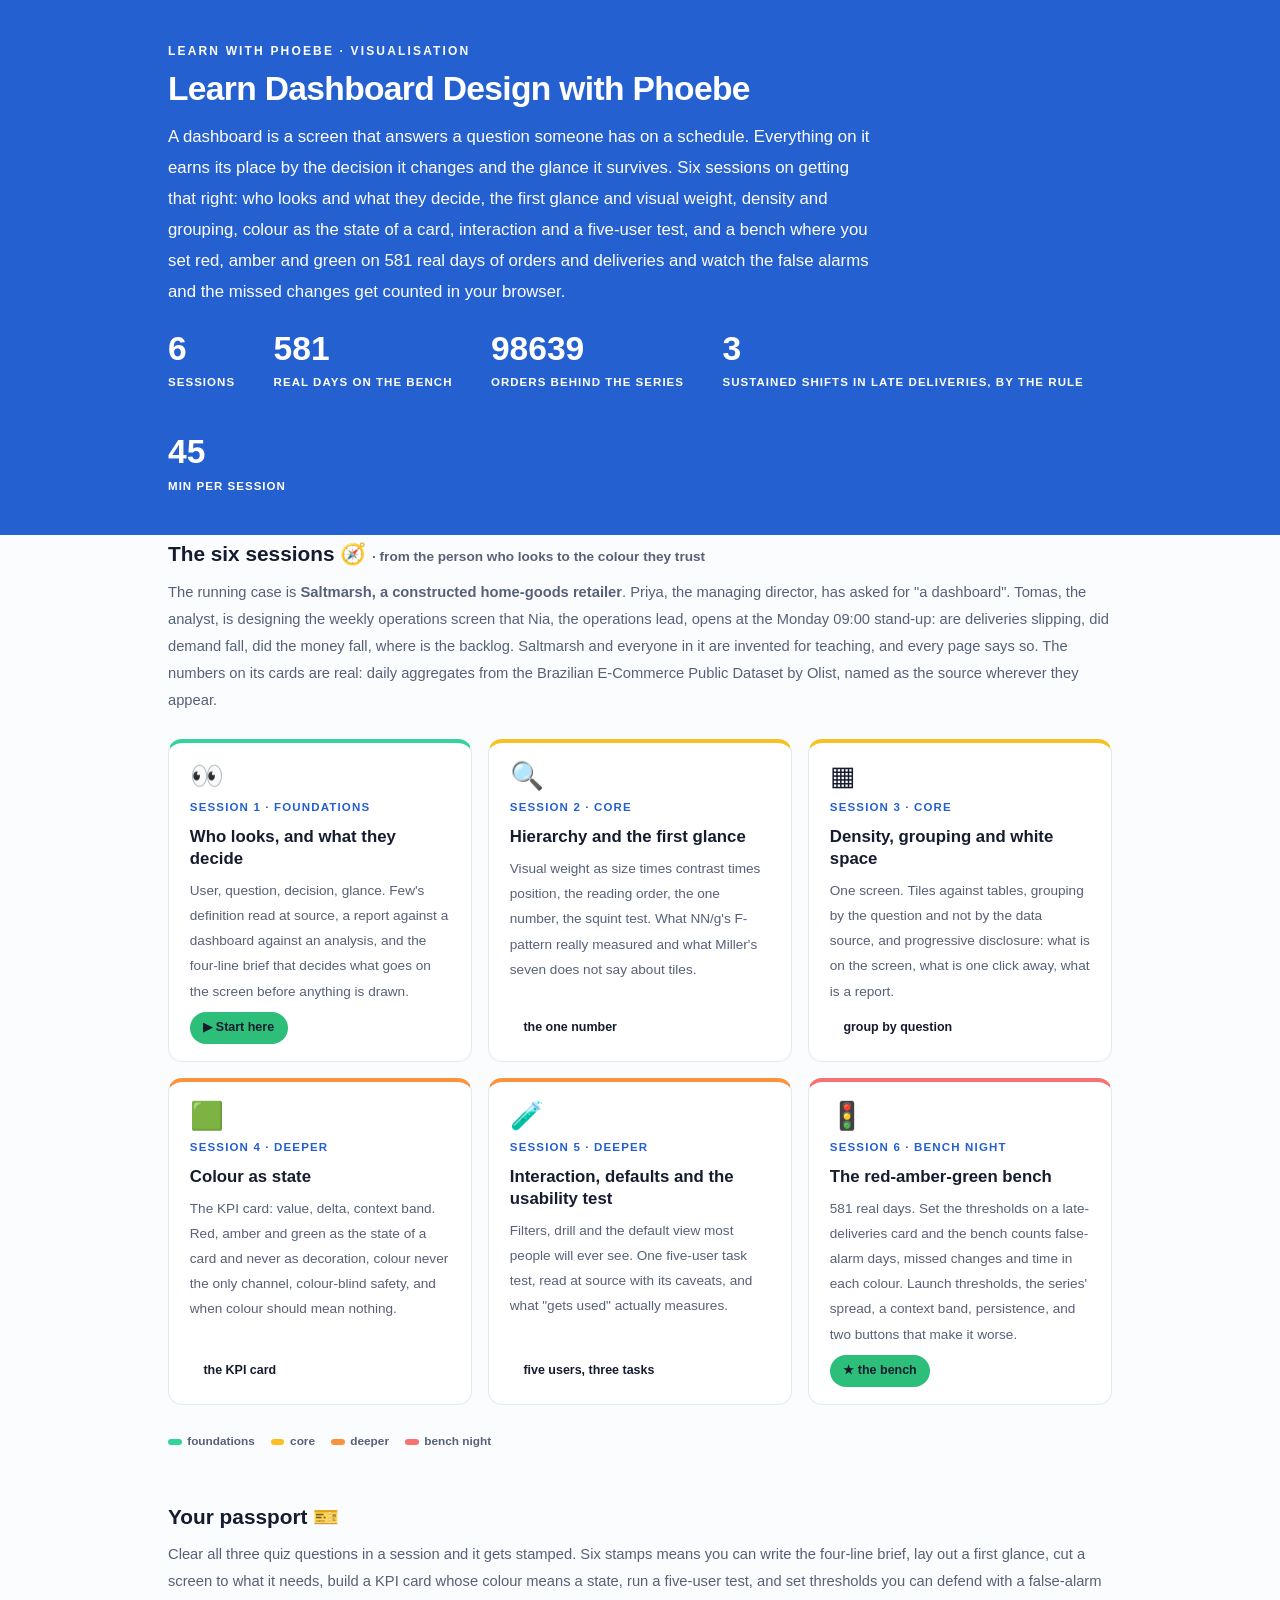
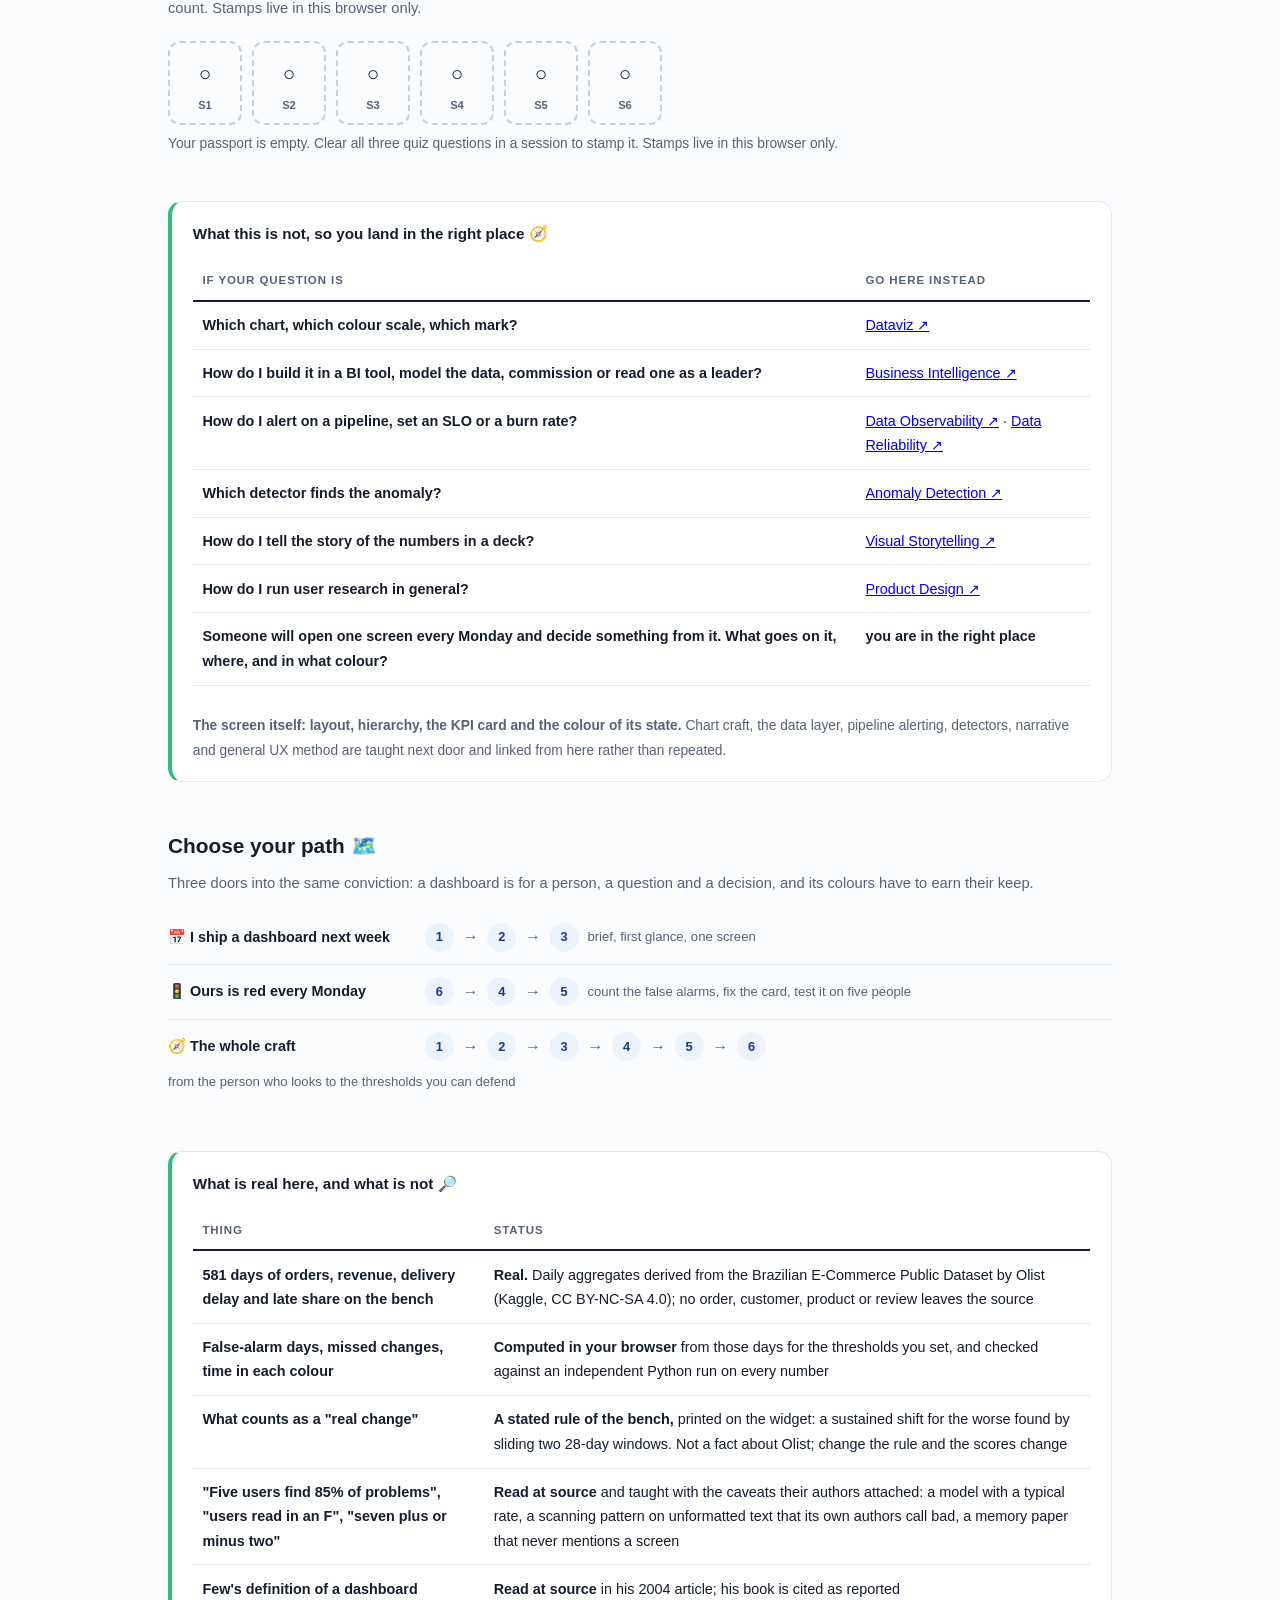
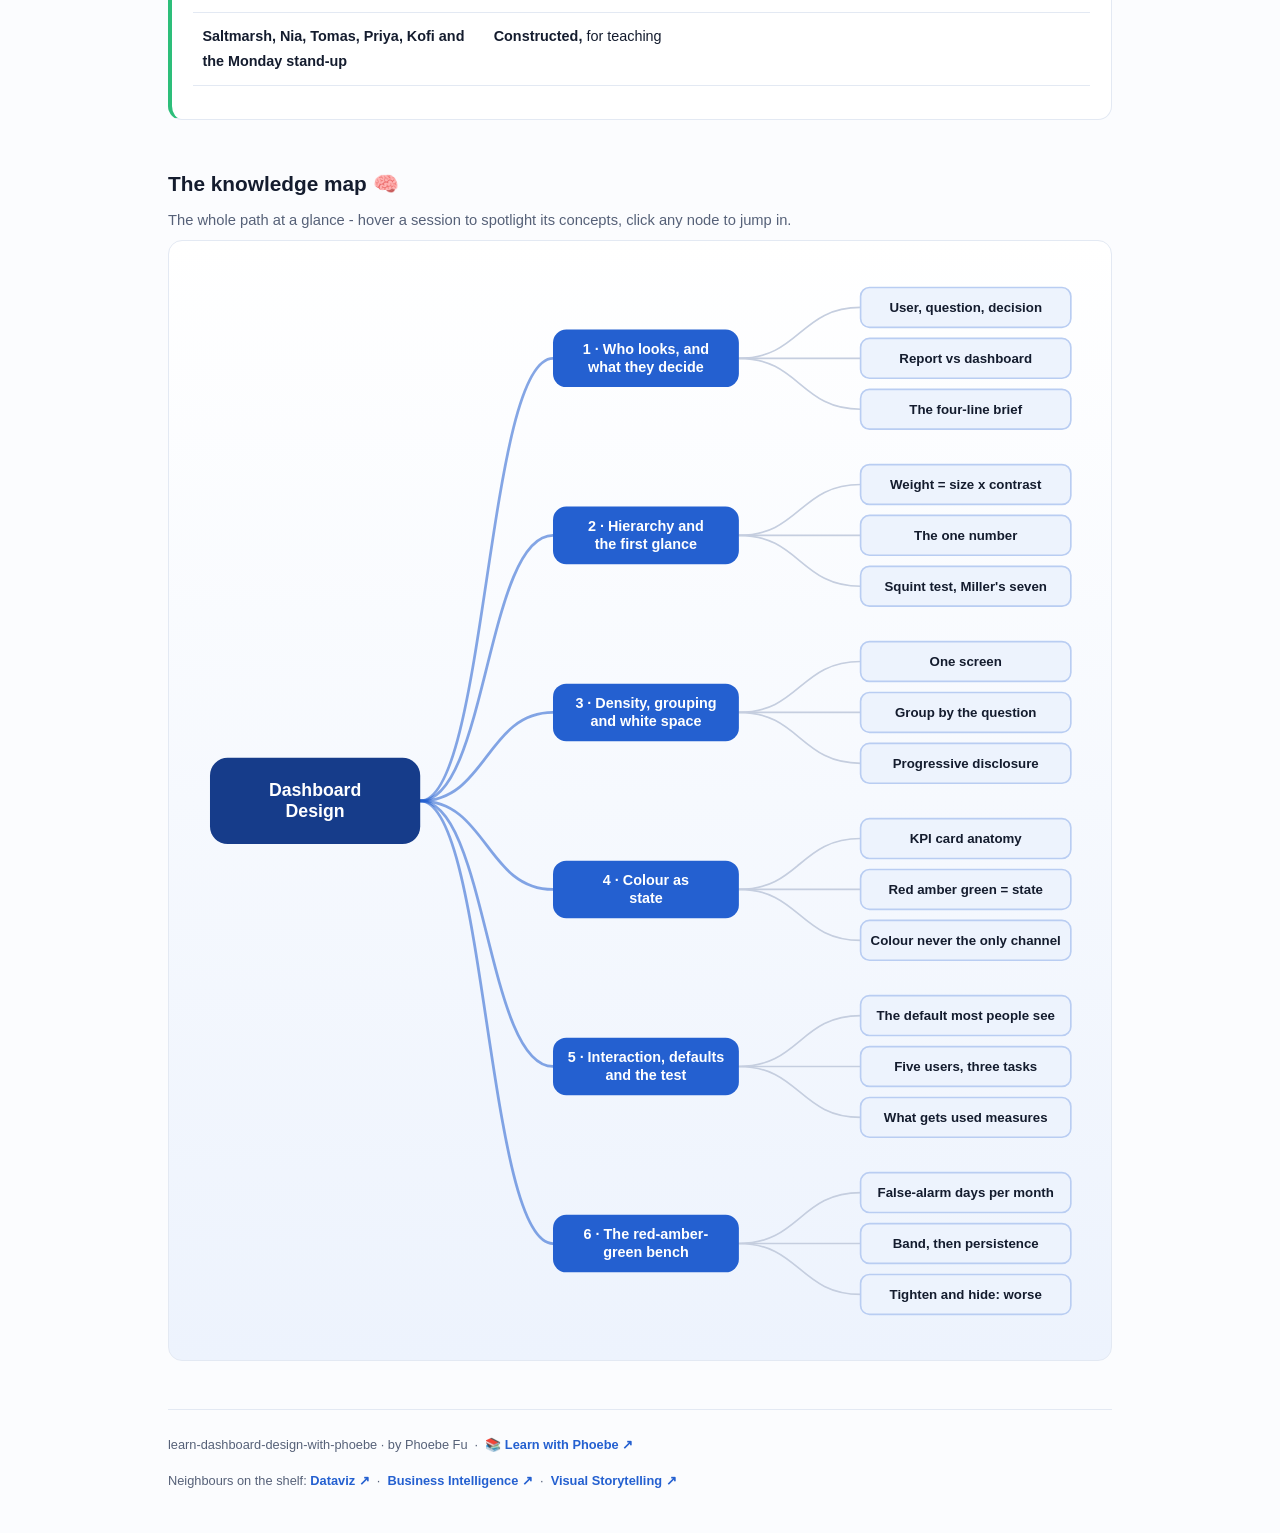
<file: index.html>
<!DOCTYPE html>
<html lang="en">
<head>
<meta charset="UTF-8">
<meta name="viewport" content="width=device-width, initial-scale=1.0">
<!-- social:start -->
<meta name="description" content="Six sessions on designing a dashboard that answers a question someone has on a schedule: who looks and what they decide, hierarchy and the first glance, density and grouping, colour as state, interaction and the five-user test, and a red-amber-green bench on 581 real days of Olist orders, every false alarm and missed change counted in your browser. Free, by Phoebe Fu.">
<meta property="og:type" content="website">
<meta property="og:site_name" content="Learn with Phoebe">
<meta property="og:title" content="Learn Dashboard Design with Phoebe">
<meta property="og:description" content="A dashboard is a screen that answers a question someone has on a schedule. Six sessions, one constructed retailer, and 581 real days on the bench: set the thresholds, count the false alarms.">
<meta property="og:url" content="https://phoebefu6.github.io/learn-dashboard-design-with-phoebe/">
<meta property="og:image" content="https://phoebefu6.github.io/learn-dashboard-design-with-phoebe/assets/og-cover.png">
<meta property="og:image:width" content="1200">
<meta property="og:image:height" content="630">
<meta name="twitter:card" content="summary_large_image">
<meta name="twitter:title" content="Learn Dashboard Design with Phoebe">
<meta name="twitter:description" content="Set red, amber and green on a real daily series and watch the false alarms and the missed changes, counted live.">
<meta name="twitter:image" content="https://phoebefu6.github.io/learn-dashboard-design-with-phoebe/assets/og-cover.png">
<!-- social:end -->
<title>Learn Dashboard Design with Phoebe</title>
<link rel="stylesheet" href="assets/style.css?v=1">
<style>

  .stats-row { display: flex; gap: 2.4rem; margin-top: 1.5rem; flex-wrap: wrap; }
  .stat b { display: block; font-size: 2.1rem; font-weight: 800; line-height: 1.05; font-variant-numeric: tabular-nums; }
  .stat span { font-size: .72rem; opacity: 1; text-transform: uppercase; letter-spacing: .09em; font-weight: 600; }

  .course-grid { display: grid; grid-template-columns: repeat(auto-fit, minmax(17rem, 1fr)); gap: 1rem; margin-top: 1.5rem; }
  .course-card {
    border: 1px solid var(--hairline);
    border-top: 4px solid var(--diff, var(--indigo));
    border-radius: var(--radius);
    padding: 1.2rem 1.3rem 1.1rem;
    display: flex;
    flex-direction: column;
    gap: .5rem;
    text-decoration: none;
    color: var(--ink);
    background: #fff;
    transition: box-shadow .15s ease, border-color .15s ease, transform .15s ease;
    position: relative;
  }
  .course-card:hover { border-color: var(--indigo-soft); border-top-color: var(--diff, var(--indigo)); box-shadow: 0 8px 28px rgba(var(--shadow-rgb),.16); transform: translateY(-3px); }
  .course-card .cicon { font-size: 1.7rem; line-height: 1; }
  .course-card .cnum { font-size: .72rem; font-weight: 700; color: var(--indigo); text-transform: uppercase; letter-spacing: .1em; }
  .course-card h3 { font-size: 1.05rem; font-weight: 800; line-height: 1.3; }
  .course-card p { font-size: .85rem; color: var(--muted); flex: 1; }
  .course-card .meta { display: flex; gap: .4rem; flex-wrap: wrap; }

  .diff-legend { display: flex; gap: 1rem; margin-top: 1.6rem; font-size: .74rem; color: var(--muted); font-weight: 600; flex-wrap: wrap; }
  .diff-legend i { display: inline-block; width: .85rem; height: .35rem; border-radius: 999px; margin-right: .35rem; vertical-align: middle; }

  .paths { margin-top: 2.6rem; }
  .paths h2 { font-size: 1.3rem; font-weight: 800; margin-bottom: .3rem; }
  .paths .plede { color: var(--muted); font-size: .92rem; margin-bottom: .8rem; }
  .path { display: flex; gap: .55rem; align-items: center; padding: .75rem 0; border-bottom: .5px solid var(--hairline); flex-wrap: wrap; }
  .path:last-child { border-bottom: none; }
  .path b { min-width: 15.5rem; font-size: .9rem; }
  .path .pstep { background: var(--indigo-50); color: var(--indigo-deep); border-radius: 999px; padding: .16rem .68rem; font-weight: 700; font-size: .8rem; text-decoration: none; transition: all .12s ease; }
  .path .pstep:hover { background: var(--indigo); color: #fff; }
  .path .parr { color: var(--muted); font-weight: 700; }

  .mm-section { margin-top: 1.6rem; }
  .mm-section h2 { font-size: 1.3rem; font-weight: 800; margin-bottom: .2rem; }
  .mm-section .mm-lede { color: var(--muted); font-size: .92rem; margin-bottom: .4rem; }
  .mm-wrap { border: 1px solid var(--hairline); border-radius: var(--radius); background: linear-gradient(180deg,#fff,var(--indigo-50)); padding: .6rem; overflow-x: auto; }
  .mm-svg { width: 100%; height: auto; display: block; max-width: 60rem; margin: 0 auto; min-width: 34rem; }
  .mm-link { cursor: pointer; text-decoration: none; }
  .mm-node rect { transition: opacity .15s ease, filter .15s ease; }
  .mm-node text { pointer-events: none; }
  .mm-link:hover .mm-node rect { filter: brightness(1.06); }
  .mm-edge { transition: opacity .15s ease; }

  .not-this { border: 1px solid var(--hairline); border-left: 4px solid var(--clay); border-radius: var(--radius); background: #fff; padding: 1.1rem 1.3rem; margin-top: 1.2rem; }
  .not-this h3 { font-size: .95rem; font-weight: 800; margin-bottom: .5rem; }
</style>
</head>
<body>
<header class="masthead">
  <div class="wrap">
    <div class="eyebrow">Learn with Phoebe · Visualisation</div>
    <h1>Learn <span class="accent">Dashboard Design</span> with Phoebe</h1>
    <p class="sub">A dashboard is a screen that answers a question someone has on a schedule. Everything on it earns its place by the decision it changes and the glance it survives. Six sessions on getting that right: who looks and what they decide, the first glance and visual weight, density and grouping, colour as the state of a card, interaction and a five-user test, and a bench where you set red, amber and green on 581 real days of orders and deliveries and watch the false alarms and the missed changes get counted in your browser.</p>
    <div class="stats-row">
      <div class="stat"><b data-count="6">6</b><span>sessions</span></div>
      <div class="stat"><b data-count="581">581</b><span>real days on the bench</span></div>
      <div class="stat"><b data-count="98639">98,639</b><span>orders behind the series</span></div>
      <div class="stat"><b data-count="3">3</b><span>sustained shifts in late deliveries, by the rule</span></div>
      <div class="stat"><b data-count="45">45</b><span>min per session</span></div>
    </div>
  </div>
</header>
<main class="wrap">
  <section class="section">
    <div class="paths" style="margin-top:0">
      <h2>The six sessions 🧭 <span style="font-size:.85rem;font-weight:600;color:var(--muted)">· from the person who looks to the colour they trust</span></h2>
      <p class="plede">The running case is <strong>Saltmarsh, a constructed home-goods retailer</strong>. Priya, the managing director, has asked for "a dashboard". Tomas, the analyst, is designing the weekly operations screen that Nia, the operations lead, opens at the Monday 09:00 stand-up: are deliveries slipping, did demand fall, did the money fall, where is the backlog. Saltmarsh and everyone in it are invented for teaching, and every page says so. The numbers on its cards are real: daily aggregates from the Brazilian E-Commerce Public Dataset by Olist, named as the source wherever they appear.</p>
    </div>
    <div class="course-grid">
      <a class="course-card" href="courses/01-who-looks-what-they-decide.html" style="--diff:#34D399">
        <span class="cicon">👀</span>
        <span class="cnum">Session 1 · foundations</span>
        <h3>Who looks, and what they decide</h3>
        <p>User, question, decision, glance. Few's definition read at source, a report against a dashboard against an analysis, and the four-line brief that decides what goes on the screen before anything is drawn.</p>
        <span class="meta"><span class="pill amber">▶ Start here</span></span>
      </a>
      <a class="course-card" href="courses/02-hierarchy-first-glance.html" style="--diff:#FBBF24">
        <span class="cicon">🔍</span>
        <span class="cnum">Session 2 · core</span>
        <h3>Hierarchy and the first glance</h3>
        <p>Visual weight as size times contrast times position, the reading order, the one number, the squint test. What NN/g's F-pattern really measured and what Miller's seven does not say about tiles.</p>
        <span class="meta"><span class="pill">the one number</span></span>
      </a>
      <a class="course-card" href="courses/03-density-grouping-white-space.html" style="--diff:#FBBF24">
        <span class="cicon">▦</span>
        <span class="cnum">Session 3 · core</span>
        <h3>Density, grouping and white space</h3>
        <p>One screen. Tiles against tables, grouping by the question and not by the data source, and progressive disclosure: what is on the screen, what is one click away, what is a report.</p>
        <span class="meta"><span class="pill">group by question</span></span>
      </a>
      <a class="course-card" href="courses/04-colour-as-state.html" style="--diff:#FB923C">
        <span class="cicon">🟩</span>
        <span class="cnum">Session 4 · deeper</span>
        <h3>Colour as state</h3>
        <p>The KPI card: value, delta, context band. Red, amber and green as the state of a card and never as decoration, colour never the only channel, colour-blind safety, and when colour should mean nothing.</p>
        <span class="meta"><span class="pill">the KPI card</span></span>
      </a>
      <a class="course-card" href="courses/05-interaction-defaults-usability-test.html" style="--diff:#FB923C">
        <span class="cicon">🧪</span>
        <span class="cnum">Session 5 · deeper</span>
        <h3>Interaction, defaults and the usability test</h3>
        <p>Filters, drill and the default view most people will ever see. One five-user task test, read at source with its caveats, and what "gets used" actually measures.</p>
        <span class="meta"><span class="pill">five users, three tasks</span></span>
      </a>
      <a class="course-card" href="courses/06-the-red-amber-green-bench.html" style="--diff:#F87171">
        <span class="cicon">🚦</span>
        <span class="cnum">Session 6 · bench night</span>
        <h3>The red-amber-green bench</h3>
        <p>581 real days. Set the thresholds on a late-deliveries card and the bench counts false-alarm days, missed changes and time in each colour. Launch thresholds, the series' spread, a context band, persistence, and two buttons that make it worse.</p>
        <span class="meta"><span class="pill amber">★ the bench</span></span>
      </a>
    </div>
    <div class="diff-legend">
      <span><i style="background:#34D399"></i>foundations</span>
      <span><i style="background:#FBBF24"></i>core</span>
      <span><i style="background:#FB923C"></i>deeper</span>
      <span><i style="background:#F87171"></i>bench night</span>
    </div>
  </section>
  <section class="section">
    <div class="paths" style="margin-top:0">
      <h2>Your passport 🎫</h2>
      <p class="plede">Clear all three quiz questions in a session and it gets stamped. Six stamps means you can write the four-line brief, lay out a first glance, cut a screen to what it needs, build a KPI card whose colour means a state, run a five-user test, and set thresholds you can defend with a false-alarm count. Stamps live in this browser only.</p>
    </div>
    <div class="pp-strip"></div>
  </section>
  <section class="section">
    <div class="not-this">
      <h3>What this is not, so you land in the right place 🧭</h3>
      <table class="clean">
        <tr><th>If your question is</th><th>Go here instead</th></tr>
        <tr><td>Which chart, which colour scale, which mark?</td><td><a href="https://phoebefu6.github.io/learn-dataviz-with-phoebe/">Dataviz ↗</a></td></tr>
        <tr><td>How do I build it in a BI tool, model the data, commission or read one as a leader?</td><td><a href="https://phoebefu6.github.io/learn-business-intelligence-with-phoebe/">Business Intelligence ↗</a></td></tr>
        <tr><td>How do I alert on a pipeline, set an SLO or a burn rate?</td><td><a href="https://phoebefu6.github.io/learn-data-observability-with-phoebe/">Data Observability ↗</a> · <a href="https://phoebefu6.github.io/learn-data-reliability-with-phoebe/">Data Reliability ↗</a></td></tr>
        <tr><td>Which detector finds the anomaly?</td><td><a href="https://phoebefu6.github.io/learn-anomaly-detection-with-phoebe/">Anomaly Detection ↗</a></td></tr>
        <tr><td>How do I tell the story of the numbers in a deck?</td><td><a href="https://phoebefu6.github.io/learn-visual-storytelling-with-phoebe/">Visual Storytelling ↗</a></td></tr>
        <tr><td>How do I run user research in general?</td><td><a href="https://phoebefu6.github.io/learn-product-design-with-phoebe/">Product Design ↗</a></td></tr>
        <tr><td><strong>Someone will open one screen every Monday and decide something from it. What goes on it, where, and in what colour?</strong></td><td><strong>you are in the right place</strong></td></tr>
      </table>
      <p style="margin-top:.7rem;font-size:.86rem;color:var(--muted)"><strong>The screen itself: layout, hierarchy, the KPI card and the colour of its state.</strong> Chart craft, the data layer, pipeline alerting, detectors, narrative and general UX method are taught next door and linked from here rather than repeated.</p>
    </div>
  </section>
  <section class="section">
    <div class="paths">
      <h2>Choose your path 🗺️</h2>
      <p class="plede">Three doors into the same conviction: a dashboard is for a person, a question and a decision, and its colours have to earn their keep.</p>
      <div class="path"><b>📅 I ship a dashboard next week</b>
        <a class="pstep" href="courses/01-who-looks-what-they-decide.html">1</a><span class="parr">→</span>
        <a class="pstep" href="courses/02-hierarchy-first-glance.html">2</a><span class="parr">→</span>
        <a class="pstep" href="courses/03-density-grouping-white-space.html">3</a>
        <span style="font-size:.82rem;color:var(--muted)">brief, first glance, one screen</span>
      </div>
      <div class="path"><b>🚦 Ours is red every Monday</b>
        <a class="pstep" href="courses/06-the-red-amber-green-bench.html">6</a><span class="parr">→</span>
        <a class="pstep" href="courses/04-colour-as-state.html">4</a><span class="parr">→</span>
        <a class="pstep" href="courses/05-interaction-defaults-usability-test.html">5</a>
        <span style="font-size:.82rem;color:var(--muted)">count the false alarms, fix the card, test it on five people</span>
      </div>
      <div class="path"><b>🧭 The whole craft</b>
        <a class="pstep" href="courses/01-who-looks-what-they-decide.html">1</a><span class="parr">→</span>
        <a class="pstep" href="courses/02-hierarchy-first-glance.html">2</a><span class="parr">→</span>
        <a class="pstep" href="courses/03-density-grouping-white-space.html">3</a><span class="parr">→</span>
        <a class="pstep" href="courses/04-colour-as-state.html">4</a><span class="parr">→</span>
        <a class="pstep" href="courses/05-interaction-defaults-usability-test.html">5</a><span class="parr">→</span>
        <a class="pstep" href="courses/06-the-red-amber-green-bench.html">6</a>
        <span style="font-size:.82rem;color:var(--muted)">from the person who looks to the thresholds you can defend</span>
      </div>
    </div>
  </section>
  <section class="section">
    <div class="not-this">
      <h3>What is real here, and what is not 🔎</h3>
      <table class="clean">
        <tr><th>Thing</th><th>Status</th></tr>
        <tr><td>581 days of orders, revenue, delivery delay and late share on the bench</td><td><strong>Real.</strong> Daily aggregates derived from the Brazilian E-Commerce Public Dataset by Olist (Kaggle, CC BY-NC-SA 4.0); no order, customer, product or review leaves the source</td></tr>
        <tr><td>False-alarm days, missed changes, time in each colour</td><td><strong>Computed in your browser</strong> from those days for the thresholds you set, and checked against an independent Python run on every number</td></tr>
        <tr><td>What counts as a "real change"</td><td><strong>A stated rule of the bench,</strong> printed on the widget: a sustained shift for the worse found by sliding two 28-day windows. Not a fact about Olist; change the rule and the scores change</td></tr>
        <tr><td>"Five users find 85% of problems", "users read in an F", "seven plus or minus two"</td><td><strong>Read at source</strong> and taught with the caveats their authors attached: a model with a typical rate, a scanning pattern on unformatted text that its own authors call bad, a memory paper that never mentions a screen</td></tr>
        <tr><td>Few's definition of a dashboard</td><td><strong>Read at source</strong> in his 2004 article; his book is cited as reported</td></tr>
        <tr><td>Saltmarsh, Nia, Tomas, Priya, Kofi and the Monday stand-up</td><td><strong>Constructed,</strong> for teaching</td></tr>
      </table>
    </div>
  </section>
  <section class="section mm-section">
    <h2>The knowledge map 🧠</h2>
    <p class="mm-lede">The whole path at a glance - hover a session to spotlight its concepts, click any node to jump in.</p>
    <div class="mm-wrap"><div id="mindmap"></div></div>
  </section>
  <footer class="pagefoot">
    <span>learn-dashboard-design-with-phoebe · by Phoebe Fu &nbsp;·&nbsp; 📚 <a href="https://phoebefu6.github.io/learn-with-phoebe/">Learn with Phoebe ↗</a></span>
    <span>Neighbours on the shelf: <a href="https://phoebefu6.github.io/learn-dataviz-with-phoebe/">Dataviz ↗</a> &nbsp;·&nbsp; <a href="https://phoebefu6.github.io/learn-business-intelligence-with-phoebe/">Business Intelligence ↗</a> &nbsp;·&nbsp; <a href="https://phoebefu6.github.io/learn-visual-storytelling-with-phoebe/">Visual Storytelling ↗</a></span>
  </footer>
</main>
<script>
window.MINDMAP_DATA = {
 "title": "Dashboard\nDesign",
 "centerColor": "#163C8A",
 "sessions": [
  {
   "label": "Who looks, and\nwhat they decide",
   "href": "courses/01-who-looks-what-they-decide.html",
   "color": "#34D399",
   "concepts": [
    {
     "label": "User, question, decision",
     "href": "courses/01-who-looks-what-they-decide.html"
    },
    {
     "label": "Report vs dashboard",
     "href": "courses/01-who-looks-what-they-decide.html"
    },
    {
     "label": "The four-line brief",
     "href": "courses/01-who-looks-what-they-decide.html"
    }
   ]
  },
  {
   "label": "Hierarchy and\nthe first glance",
   "href": "courses/02-hierarchy-first-glance.html",
   "color": "#FBBF24",
   "concepts": [
    {
     "label": "Weight = size x contrast",
     "href": "courses/02-hierarchy-first-glance.html"
    },
    {
     "label": "The one number",
     "href": "courses/02-hierarchy-first-glance.html"
    },
    {
     "label": "Squint test, Miller's seven",
     "href": "courses/02-hierarchy-first-glance.html"
    }
   ]
  },
  {
   "label": "Density, grouping\nand white space",
   "href": "courses/03-density-grouping-white-space.html",
   "color": "#FBBF24",
   "concepts": [
    {
     "label": "One screen",
     "href": "courses/03-density-grouping-white-space.html"
    },
    {
     "label": "Group by the question",
     "href": "courses/03-density-grouping-white-space.html"
    },
    {
     "label": "Progressive disclosure",
     "href": "courses/03-density-grouping-white-space.html"
    }
   ]
  },
  {
   "label": "Colour as\nstate",
   "href": "courses/04-colour-as-state.html",
   "color": "#FB923C",
   "concepts": [
    {
     "label": "KPI card anatomy",
     "href": "courses/04-colour-as-state.html"
    },
    {
     "label": "Red amber green = state",
     "href": "courses/04-colour-as-state.html"
    },
    {
     "label": "Colour never the only channel",
     "href": "courses/04-colour-as-state.html"
    }
   ]
  },
  {
   "label": "Interaction, defaults\nand the test",
   "href": "courses/05-interaction-defaults-usability-test.html",
   "color": "#FB923C",
   "concepts": [
    {
     "label": "The default most people see",
     "href": "courses/05-interaction-defaults-usability-test.html"
    },
    {
     "label": "Five users, three tasks",
     "href": "courses/05-interaction-defaults-usability-test.html"
    },
    {
     "label": "What gets used measures",
     "href": "courses/05-interaction-defaults-usability-test.html"
    }
   ]
  },
  {
   "label": "The red-amber-\ngreen bench",
   "href": "courses/06-the-red-amber-green-bench.html",
   "color": "#F87171",
   "concepts": [
    {
     "label": "False-alarm days per month",
     "href": "courses/06-the-red-amber-green-bench.html"
    },
    {
     "label": "Band, then persistence",
     "href": "courses/06-the-red-amber-green-bench.html"
    },
    {
     "label": "Tighten and hide: worse",
     "href": "courses/06-the-red-amber-green-bench.html"
    }
   ]
  }
 ]
};
</script>
<script src="assets/mindmap.js?v=1"></script>
<script src="assets/app.js?v=1"></script>
</body>
</html>
</file>
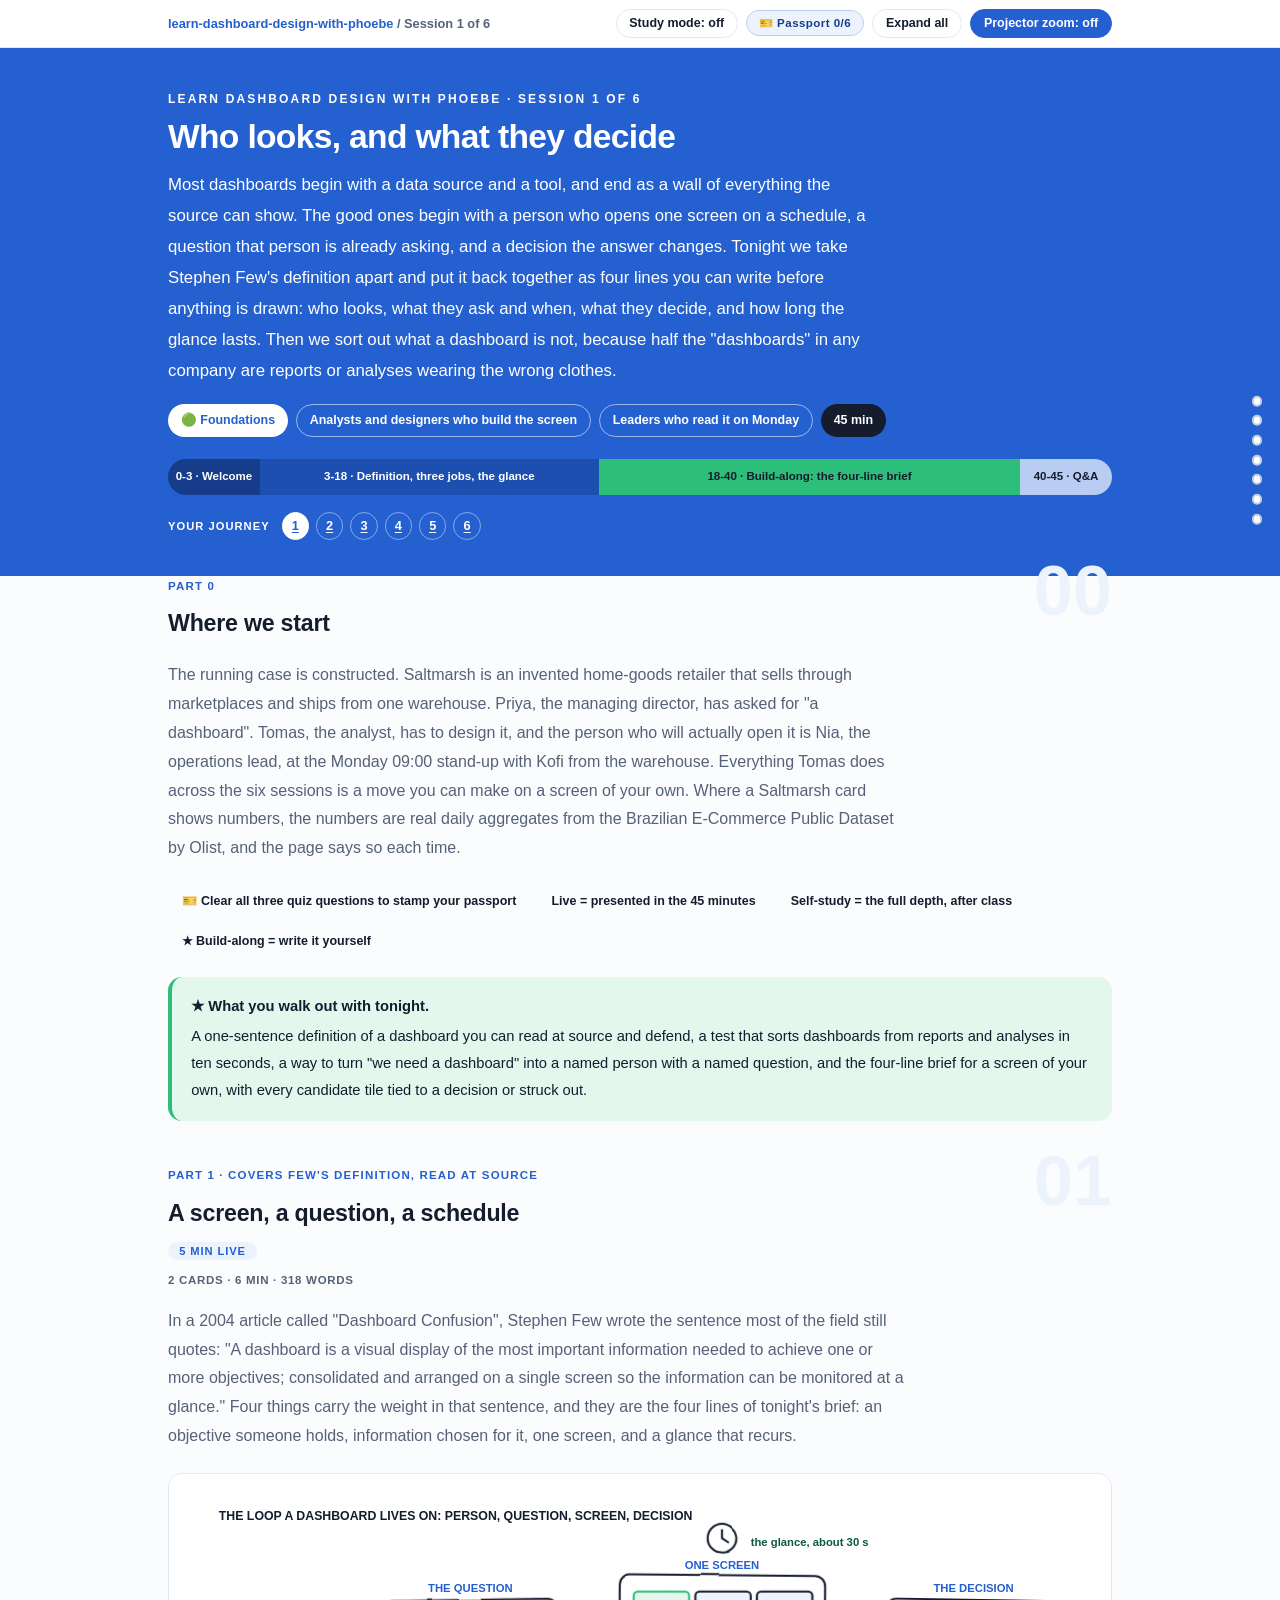
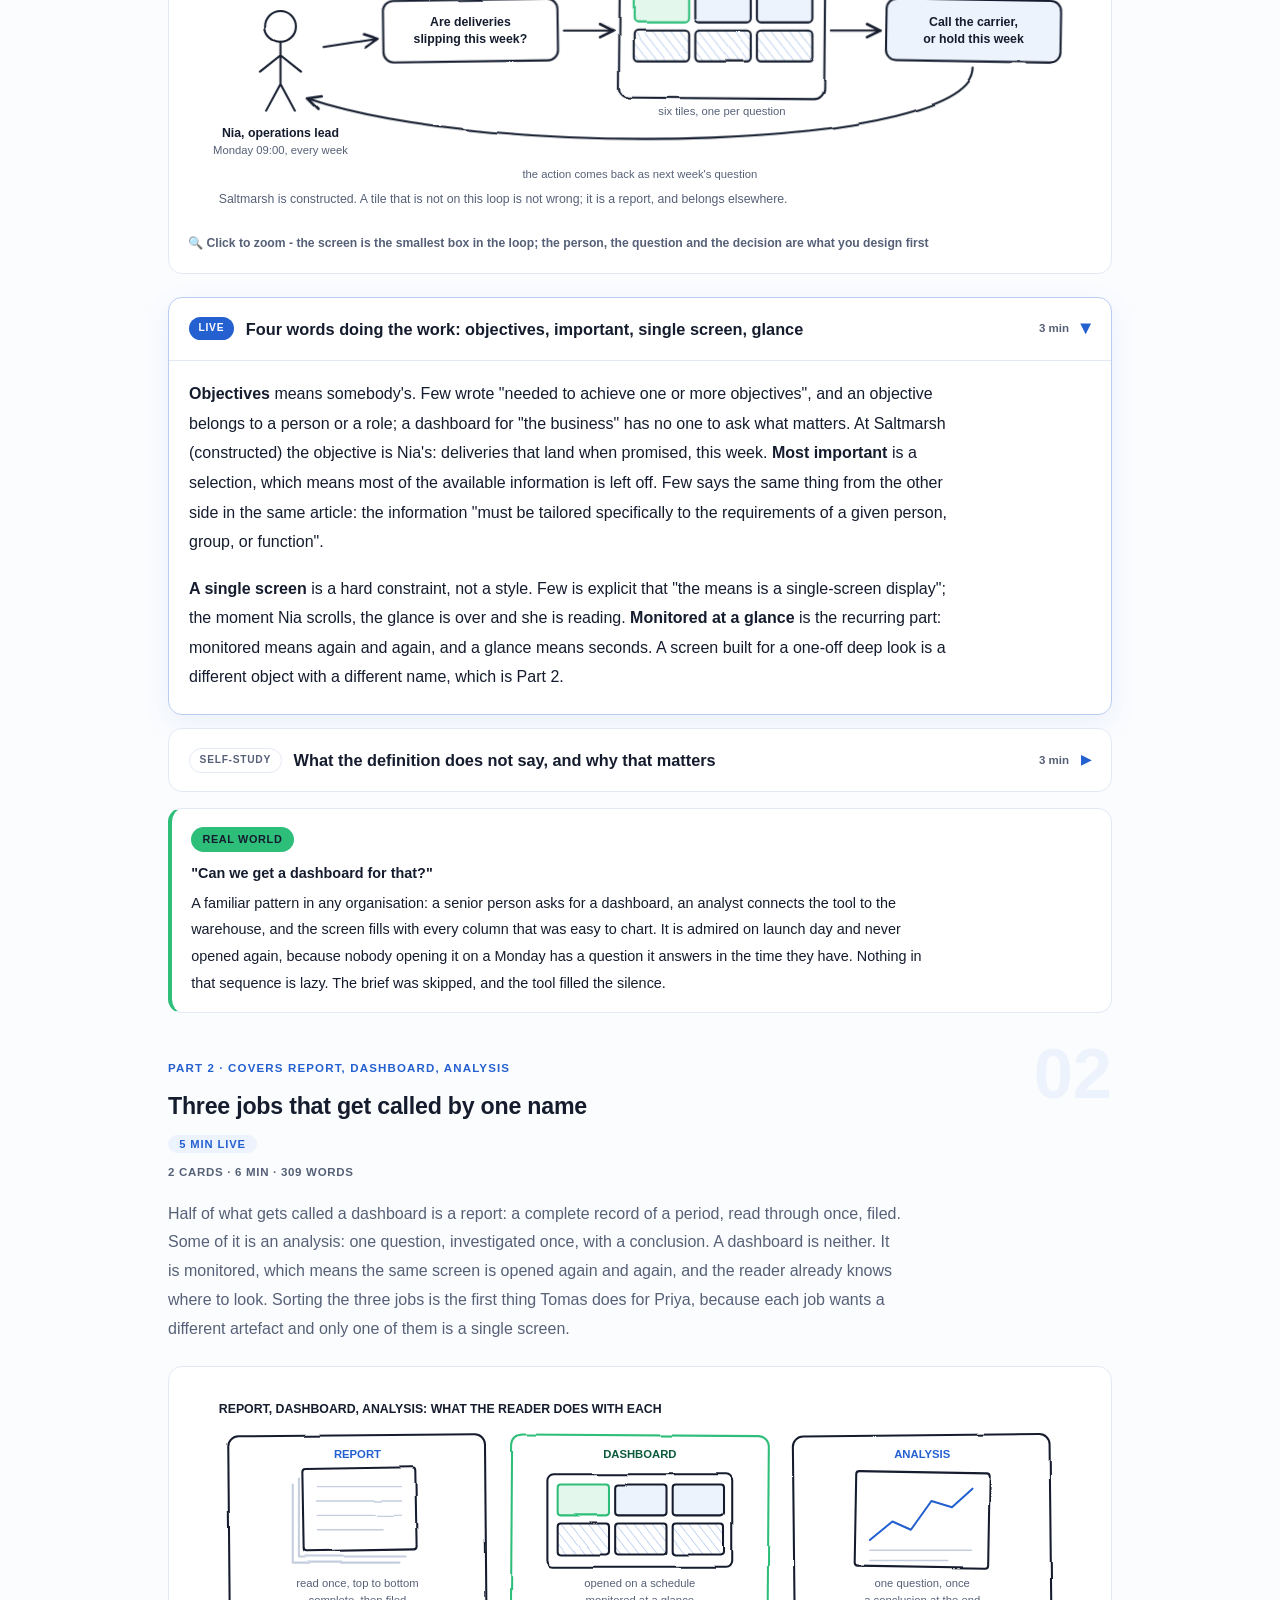
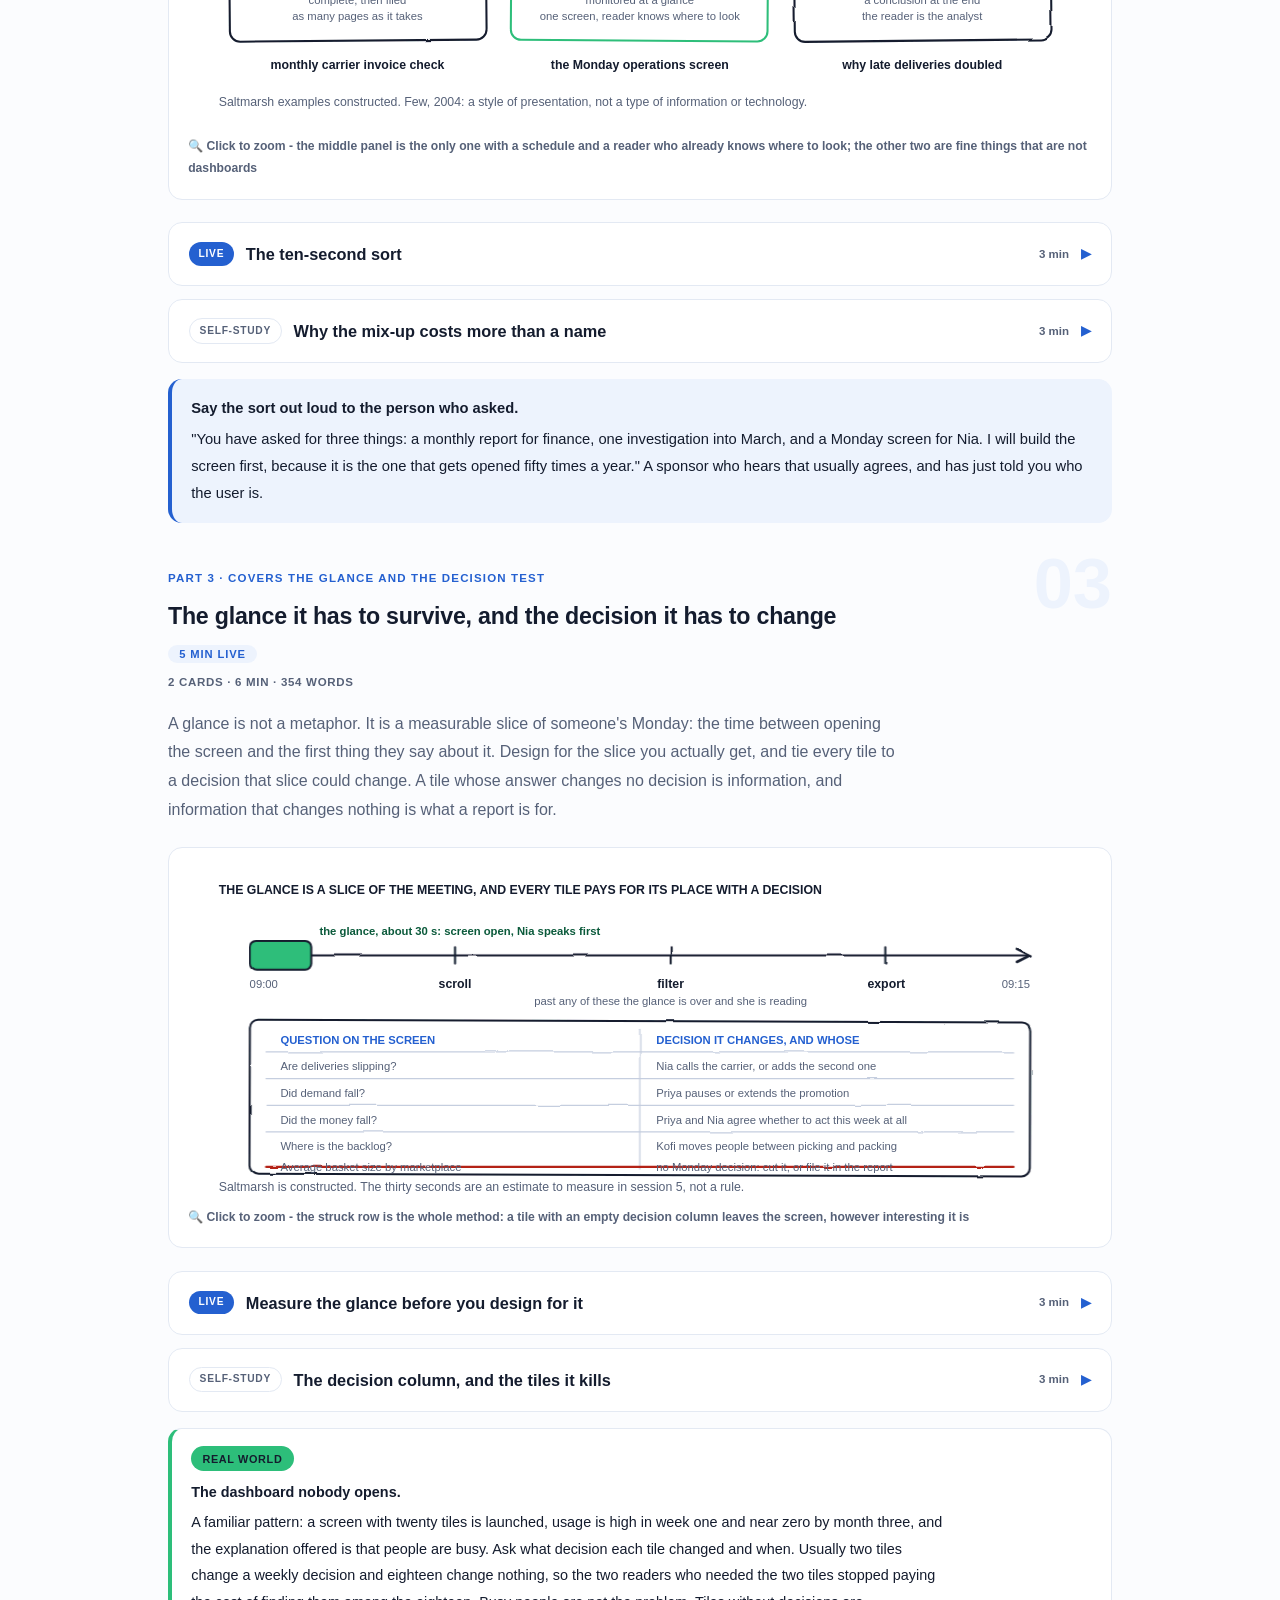
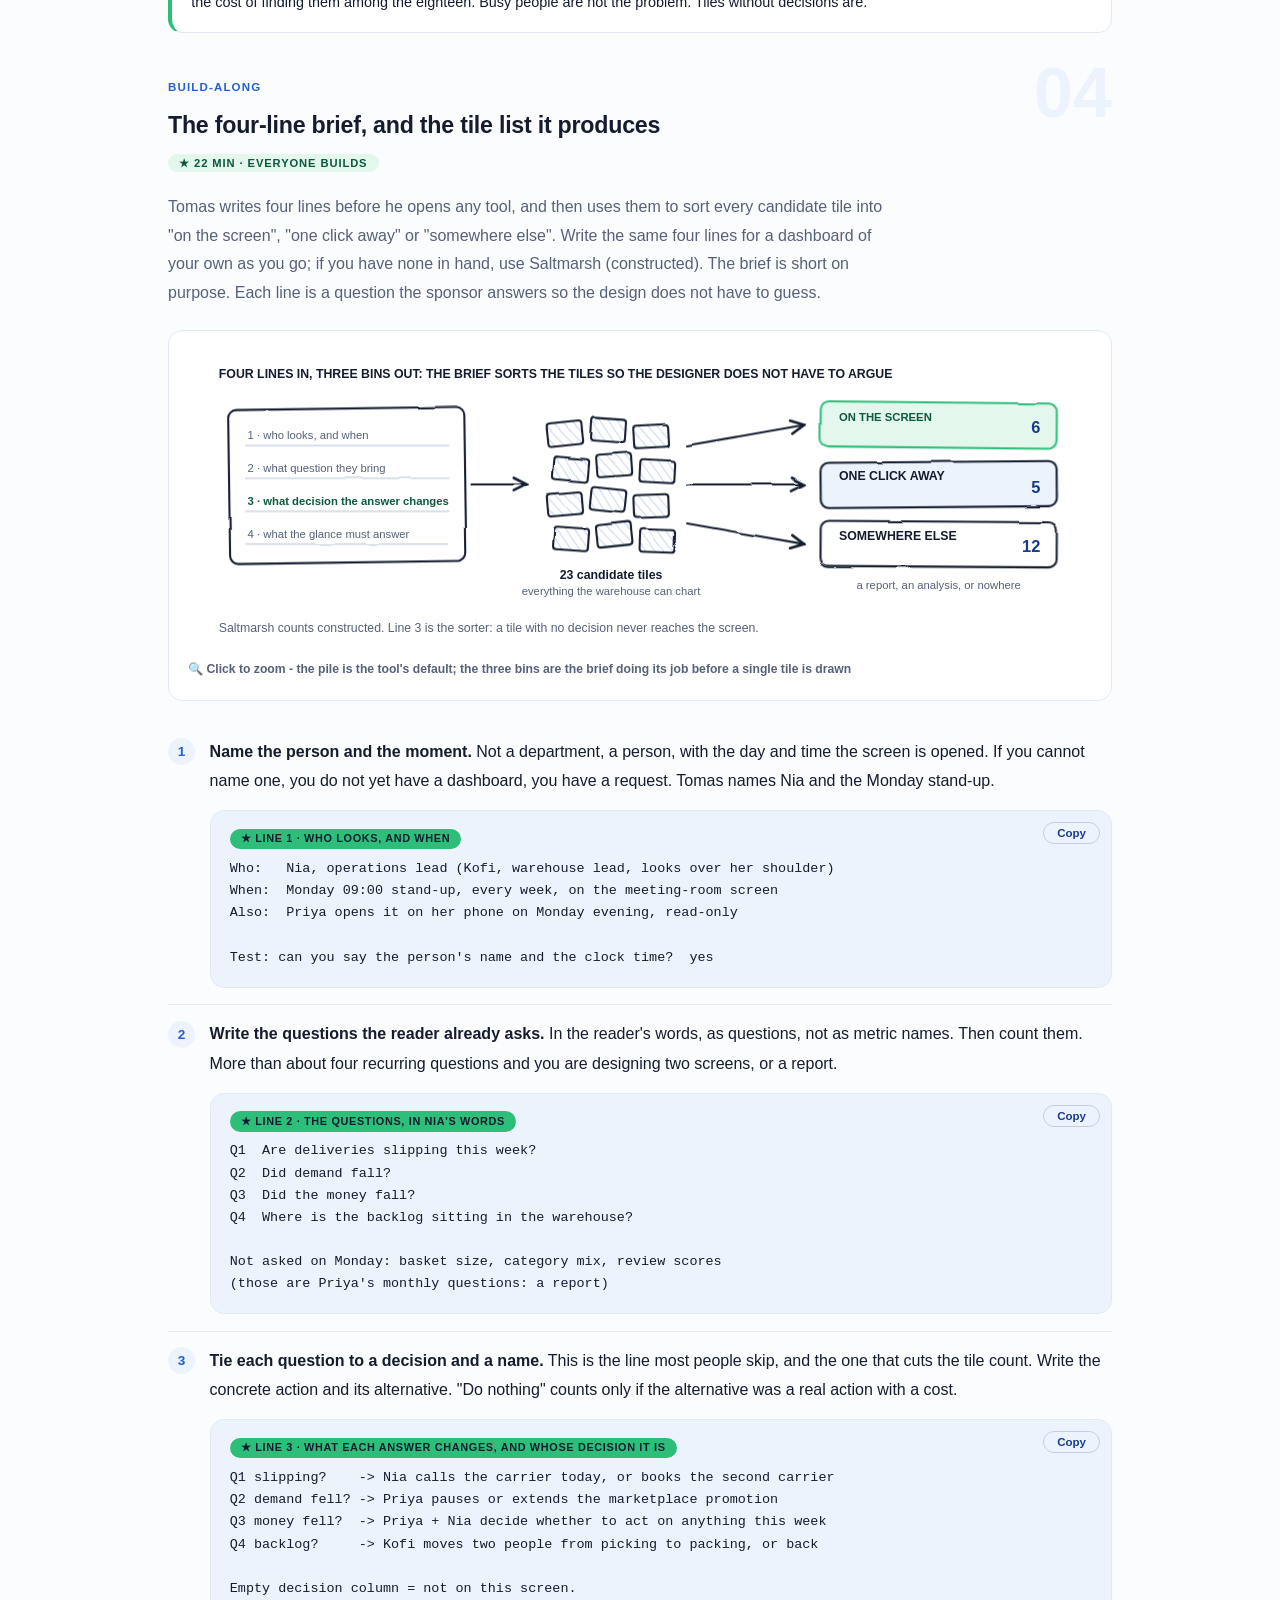
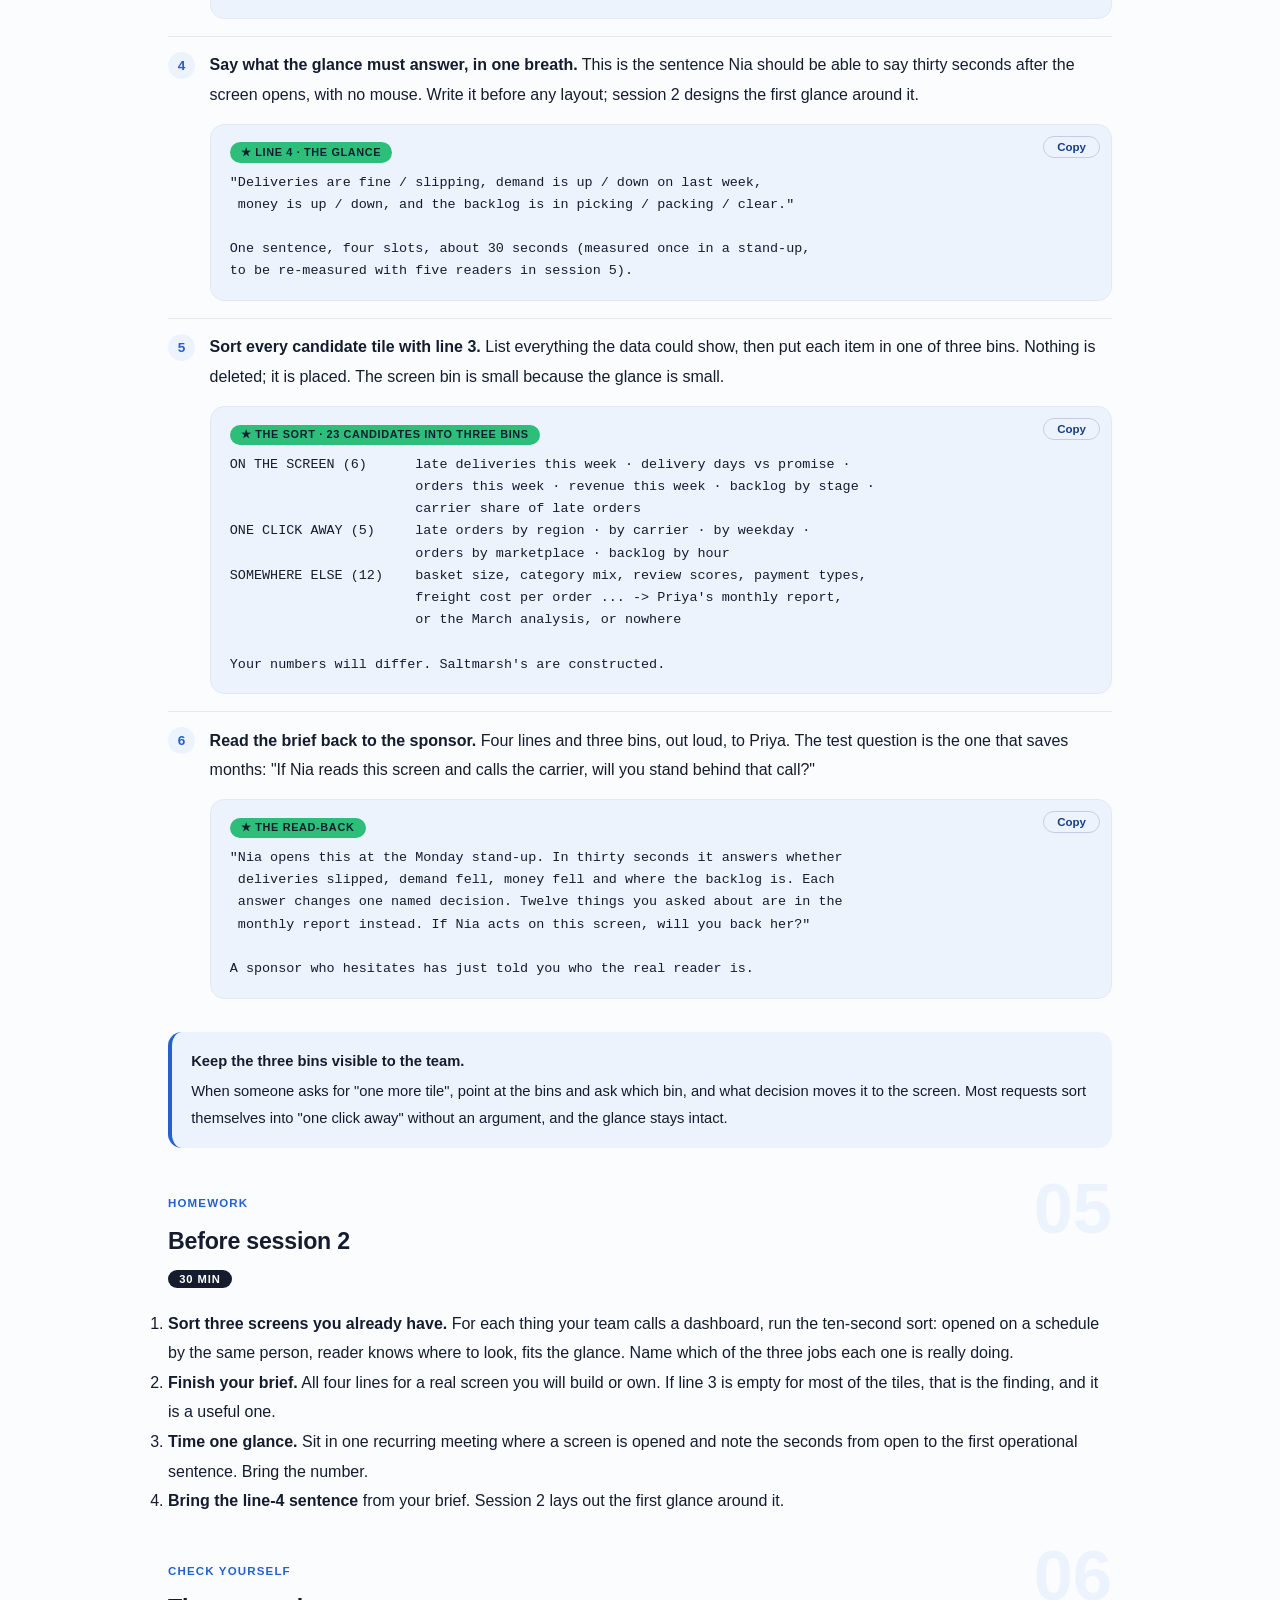
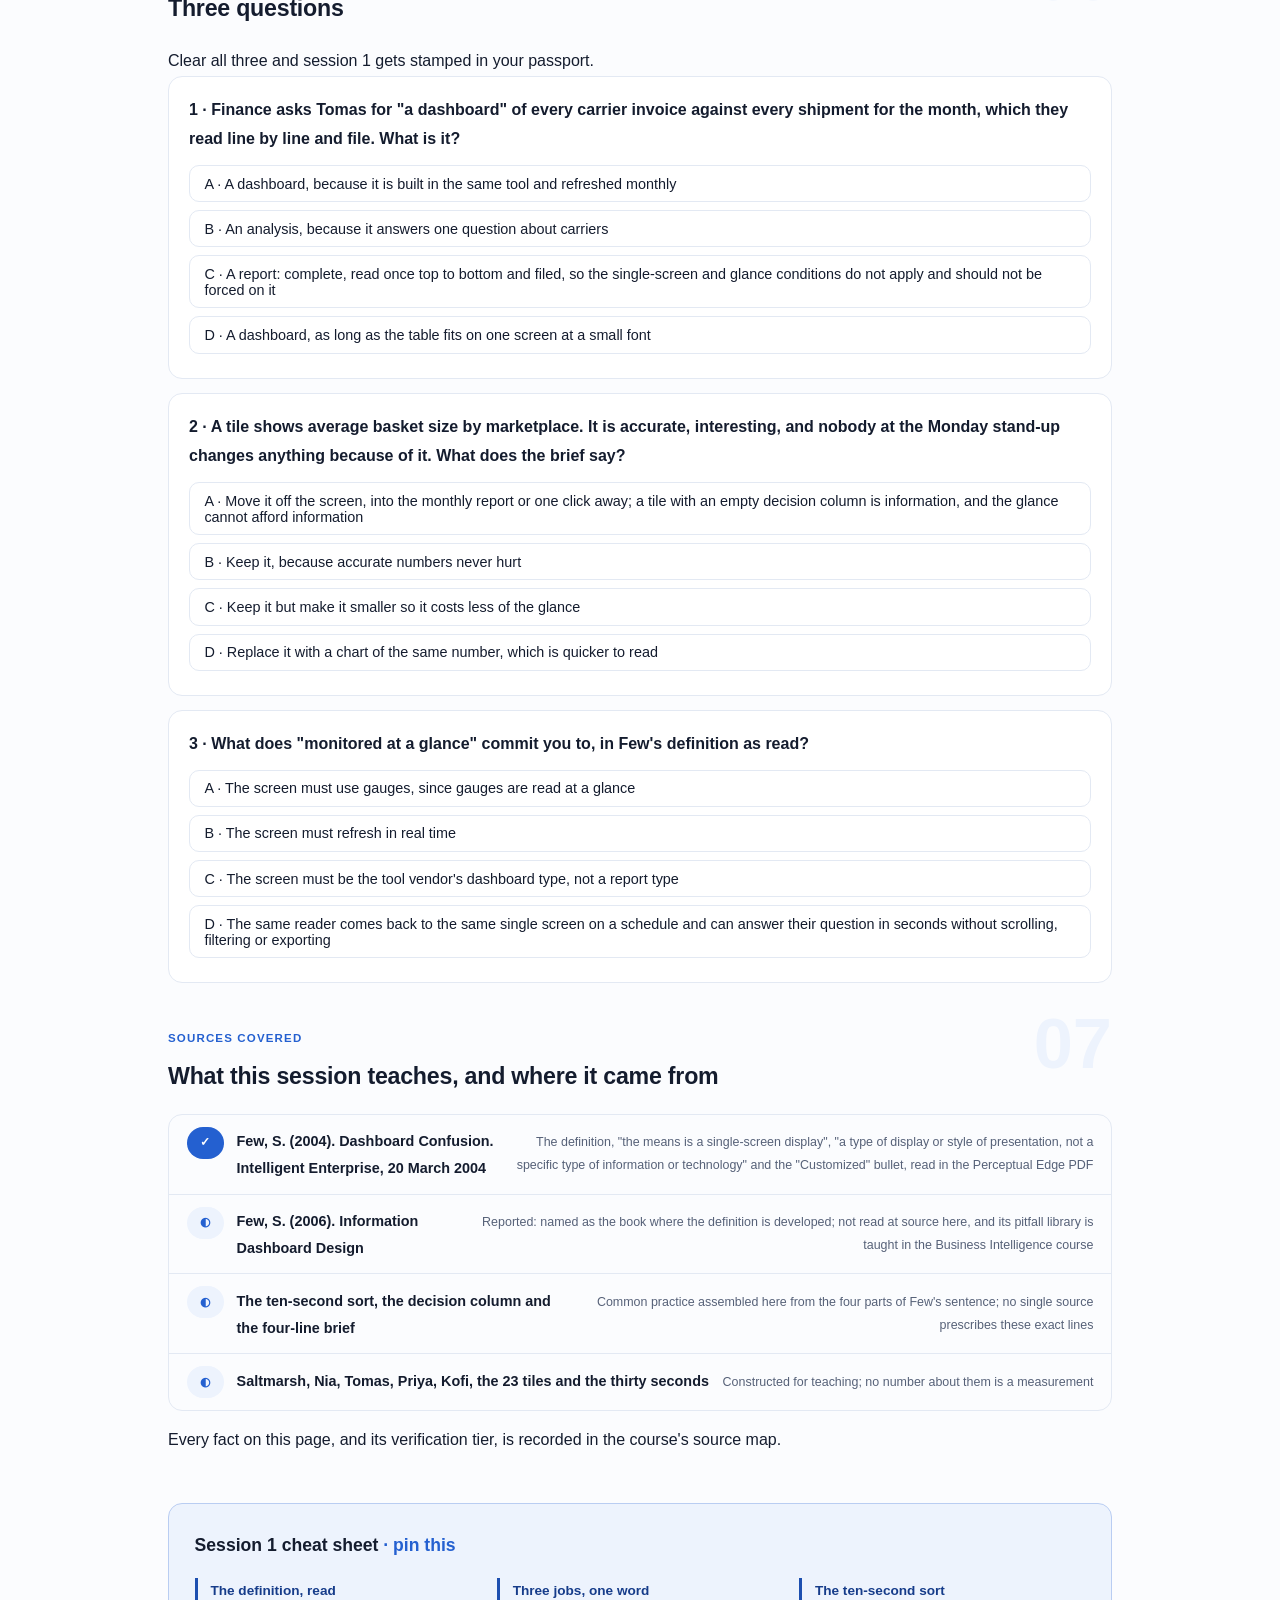
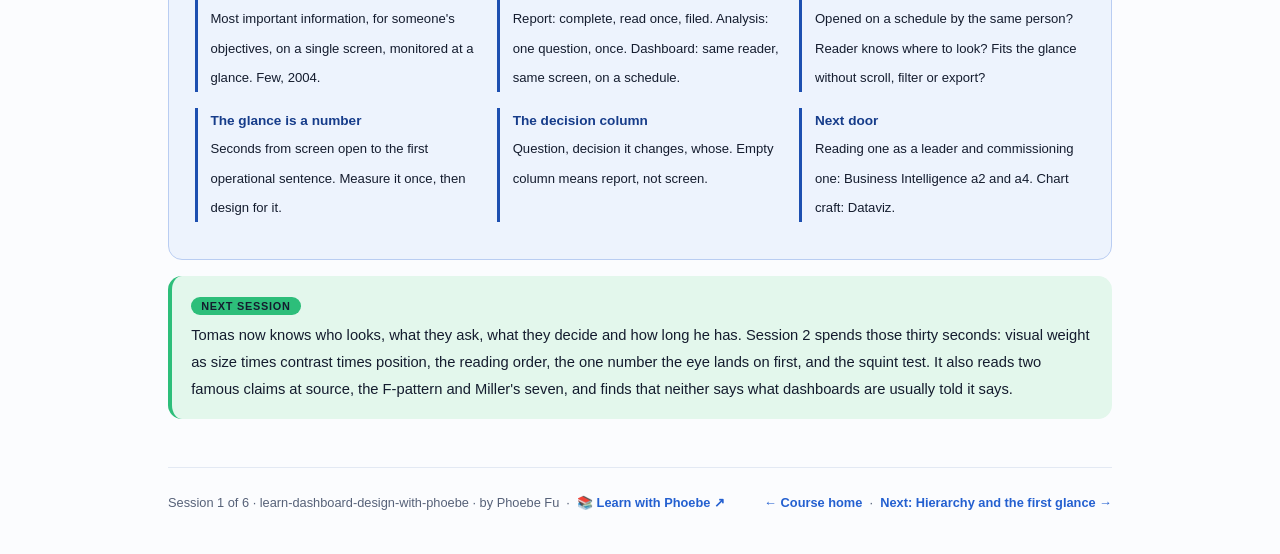
<file: courses/01-who-looks-what-they-decide.html>
<!DOCTYPE html>
<html lang="en">
<head>
<meta charset="UTF-8">
<meta name="viewport" content="width=device-width, initial-scale=1.0">
<!-- social:start -->
<meta name="description" content="Session 1 of 6. A dashboard is a screen that answers a question someone has on a schedule. Few's definition read at source, the user, question, decision and glance behind every tile, a report against a dashboard against an analysis, and the four-line brief written before anything is drawn.">
<meta property="og:type" content="article">
<meta property="og:site_name" content="Learn with Phoebe">
<meta property="og:title" content="Who looks, and what they decide - learn dashboard design with phoebe">
<meta property="og:description" content="Session 1 of 6. Before the first tile: who looks, what they ask, what they decide, and how long the glance lasts.">
<meta property="og:url" content="https://phoebefu6.github.io/learn-dashboard-design-with-phoebe/courses/01-who-looks-what-they-decide.html">
<meta property="og:image" content="https://phoebefu6.github.io/learn-dashboard-design-with-phoebe/assets/og-cover.png">
<meta property="og:image:width" content="1200">
<meta property="og:image:height" content="630">
<meta name="twitter:card" content="summary_large_image">
<meta name="twitter:title" content="Who looks, and what they decide - learn dashboard design with phoebe">
<meta name="twitter:description" content="Session 1 of 6. User, question, decision, glance. The four-line brief that decides what goes on the screen.">
<meta name="twitter:image" content="https://phoebefu6.github.io/learn-dashboard-design-with-phoebe/assets/og-cover.png">
<!-- social:end -->
<title>Session 1 · Who looks, and what they decide - learn dashboard design with phoebe</title>
<link rel="stylesheet" href="../assets/style.css?v=1">
</head>
<body>

<div class="toolbar">
  <div class="wrap">
    <span class="crumb"><a href="../index.html">learn-dashboard-design-with-phoebe</a> / Session 1 of 6</span>
    <button class="btn" id="toggle-all" type="button">Expand all</button>
    <button class="btn primary" id="zoom-toggle" type="button">Projector zoom: off</button>
  </div>
</div>

<header class="masthead">
  <div class="wrap">
    <div class="eyebrow">Learn Dashboard Design with Phoebe · Session 1 of 6</div>
    <h1>Who <span class="accent">looks</span>, and what they decide</h1>
    <p class="sub">Most dashboards begin with a data source and a tool, and end as a wall of everything the source can show. The good ones begin with a person who opens one screen on a schedule, a question that person is already asking, and a decision the answer changes. Tonight we take Stephen Few's definition apart and put it back together as four lines you can write before anything is drawn: who looks, what they ask and when, what they decide, and how long the glance lasts. Then we sort out what a dashboard is not, because half the "dashboards" in any company are reports or analyses wearing the wrong clothes.</p>
    <div class="chip-row">
      <span class="chip level">🟢 Foundations</span>
      <span class="chip audience">Analysts and designers who build the screen</span>
      <span class="chip audience">Leaders who read it on Monday</span>
      <span class="chip time">45 min</span>
    </div>
    <div class="agenda">
      <span class="a1" style="flex:1">0-3 · Welcome</span>
      <span class="a2" style="flex:4">3-18 · Definition, three jobs, the glance</span>
      <span class="a3" style="flex:5">18-40 · Build-along: the four-line brief</span>
      <span class="a4" style="flex:1">40-45 · Q&amp;A</span>
    </div>
  </div>
</header>

<main class="wrap">

  <section class="section" id="intro">
    <div class="section-kicker">
      <span class="klabel">Part 0</span>
      <h2>Where we start</h2>
    </div>
    <p class="lede">The running case is constructed. Saltmarsh is an invented home-goods retailer that sells through marketplaces and ships from one warehouse. Priya, the managing director, has asked for "a dashboard". Tomas, the analyst, has to design it, and the person who will actually open it is Nia, the operations lead, at the Monday 09:00 stand-up with Kofi from the warehouse. Everything Tomas does across the six sessions is a move you can make on a screen of your own. Where a Saltmarsh card shows numbers, the numbers are real daily aggregates from the Brazilian E-Commerce Public Dataset by Olist, and the page says so each time.</p>

    <div class="legend">
      <span class="pill">🎫 Clear all three quiz questions to stamp your passport</span>
      <span class="pill">Live = presented in the 45 minutes</span>
      <span class="pill">Self-study = the full depth, after class</span>
      <span class="pill">★ Build-along = write it yourself</span>
    </div>

    <div class="callout win">
      <p><strong>★ What you walk out with tonight.</strong> A one-sentence definition of a dashboard you can read at source and defend, a test that sorts dashboards from reports and analyses in ten seconds, a way to turn "we need a dashboard" into a named person with a named question, and the four-line brief for a screen of your own, with every candidate tile tied to a decision or struck out.</p>
    </div>
  </section>

  <section class="section" id="part-1">
    <div class="section-kicker">
      <span class="klabel">Part 1 · covers Few's definition, read at source</span>
      <h2>A screen, a question, a schedule</h2>
      <span class="tag concept">5 min live</span>
    </div>
    <p class="lede">In a 2004 article called "Dashboard Confusion", Stephen Few wrote the sentence most of the field still quotes: "A dashboard is a visual display of the most important information needed to achieve one or more objectives; consolidated and arranged on a single screen so the information can be monitored at a glance." Four things carry the weight in that sentence, and they are the four lines of tonight's brief: an objective someone holds, information chosen for it, one screen, and a glance that recurs.</p>

    <figure class="zoomable">
      <svg viewBox="0 0 880 320" xmlns="http://www.w3.org/2000/svg" role="img" aria-label="A loop drawn as four hand-sketched boxes joined by arrows. A person on the left labelled Nia, operations lead, Monday 09:00, asks a question, are deliveries slipping, which flows into one screen drawn as a rectangle of six tiles, which flows into a decision, call the carrier or hold, which flows back to the person as an action for the week. A clock above the screen is labelled the glance, about thirty seconds. A note below says every tile must sit on this loop or leave the screen.">
        <defs>
          <filter id="f1aSk" x="-3%" y="-3%" width="106%" height="106%"><feTurbulence type="fractalNoise" baseFrequency="0.02" numOctaves="2" seed="11" result="n"/><feDisplacementMap in="SourceGraphic" in2="n" scale="2.4" xChannelSelector="R" yChannelSelector="G"/></filter>
          <pattern id="f1aHc" patternUnits="userSpaceOnUse" width="7" height="7" patternTransform="rotate(-38)"><line x1="0" y1="0" x2="0" y2="7" stroke="#2460D0" stroke-width="1" opacity=".5"/></pattern>
          <marker id="f1aAr" viewBox="0 0 10 10" refX="9" refY="5" markerWidth="8" markerHeight="8" orient="auto"><path d="M1 1 L9 5 L1 9" fill="none" stroke="#141C2E" stroke-width="1.6" stroke-linecap="round"/></marker>
        </defs>
        <style>
          .f1aH { font: 800 12px Inter, sans-serif; fill: #141C2E; }
          .f1aL { font: 600 12px Inter, sans-serif; fill: #141C2E; }
          .f1aS { font: 400 11px Inter, sans-serif; fill: #566178; }
          .f1aB { font: 800 11px Inter, sans-serif; fill: #0B5A3B; }
          .f1aA { font: 700 11px Inter, sans-serif; fill: #2460D0; }
          .f1aN { font: 400 12px Inter, sans-serif; fill: #566178; }
        </style>

        <text class="f1aH" x="30" y="26">THE LOOP A DASHBOARD LIVES ON: PERSON, QUESTION, SCREEN, DECISION</text>

        <g filter="url(#f1aSk)" fill="none" stroke="#141C2E" stroke-width="2" stroke-linecap="round" stroke-linejoin="round">
          <circle cx="90" cy="130" r="15" fill="#FFFFFF"/>
          <path d="M90 145 L90 186 M90 158 L70 174 M90 158 L110 174 M90 186 L76 212 M90 186 L104 212"/>
          <rect x="190" y="104" width="170" height="60" rx="10" transform="rotate(-0.8 275 134)" fill="#FFFFFF"/>
          <path d="M132 150 L184 142" marker-end="url(#f1aAr)"/>
          <rect x="420" y="80" width="200" height="120" rx="10" transform="rotate(0.5 520 140)" fill="#FFFFFF"/>
          <rect x="434" y="96" width="54" height="30" rx="4" fill="#E3F7EC" stroke="#2DBE7A"/>
          <rect x="494" y="96" width="54" height="30" rx="4" fill="#EDF3FD"/>
          <rect x="554" y="96" width="54" height="30" rx="4" fill="#EDF3FD"/>
          <rect x="434" y="134" width="54" height="30" rx="4" fill="url(#f1aHc)"/>
          <rect x="494" y="134" width="54" height="30" rx="4" fill="url(#f1aHc)"/>
          <rect x="554" y="134" width="54" height="30" rx="4" fill="url(#f1aHc)"/>
          <path d="M366 134 L414 134" marker-end="url(#f1aAr)"/>
          <circle cx="520" cy="44" r="14" fill="#FFFFFF"/>
          <path d="M520 36 L520 44 L526 48"/>
          <rect x="680" y="104" width="170" height="60" rx="10" transform="rotate(0.9 765 134)" fill="#EDF3FD"/>
          <path d="M626 134 L674 134" marker-end="url(#f1aAr)"/>
          <path d="M765 170 C765 250 300 262 116 200" marker-end="url(#f1aAr)"/>
        </g>

        <text class="f1aL" x="90" y="238" text-anchor="middle">Nia, operations lead</text>
        <text class="f1aS" x="90" y="254" text-anchor="middle">Monday 09:00, every week</text>
        <text class="f1aA" x="275" y="96" text-anchor="middle">THE QUESTION</text>
        <text class="f1aL" x="275" y="130" text-anchor="middle">Are deliveries</text>
        <text class="f1aL" x="275" y="146" text-anchor="middle">slipping this week?</text>
        <text class="f1aA" x="520" y="74" text-anchor="middle">ONE SCREEN</text>
        <text class="f1aB" x="548" y="52">the glance, about 30 s</text>
        <text class="f1aS" x="520" y="216" text-anchor="middle">six tiles, one per question</text>
        <text class="f1aA" x="765" y="96" text-anchor="middle">THE DECISION</text>
        <text class="f1aL" x="765" y="130" text-anchor="middle">Call the carrier,</text>
        <text class="f1aL" x="765" y="146" text-anchor="middle">or hold this week</text>
        <text class="f1aS" x="440" y="278" text-anchor="middle">the action comes back as next week's question</text>

        <text class="f1aN" x="30" y="302">Saltmarsh is constructed. A tile that is not on this loop is not wrong; it is a report, and belongs elsewhere.</text>
      </svg>
      <figcaption>🔍 Click to zoom - the screen is the smallest box in the loop; the person, the question and the decision are what you design first</figcaption>
    </figure>

    <details class="card" open>
      <summary><span class="mode live">Live</span>Four words doing the work: objectives, important, single screen, glance<span class="mini">3 min</span><span class="caret">▶</span></summary>
      <div class="body">
        <p><strong>Objectives</strong> means somebody's. Few wrote "needed to achieve one or more objectives", and an objective belongs to a person or a role; a dashboard for "the business" has no one to ask what matters. At Saltmarsh (constructed) the objective is Nia's: deliveries that land when promised, this week. <strong>Most important</strong> is a selection, which means most of the available information is left off. Few says the same thing from the other side in the same article: the information "must be tailored specifically to the requirements of a given person, group, or function".</p>
        <p><strong>A single screen</strong> is a hard constraint, not a style. Few is explicit that "the means is a single-screen display"; the moment Nia scrolls, the glance is over and she is reading. <strong>Monitored at a glance</strong> is the recurring part: monitored means again and again, and a glance means seconds. A screen built for a one-off deep look is a different object with a different name, which is Part 2.</p>
      </div>
    </details>

    <details class="card">
      <summary><span class="mode self">Self-study</span>What the definition does not say, and why that matters<span class="mini">3 min</span><span class="caret">▶</span></summary>
      <div class="body">
        <p>Few's sentence names no chart type, no colour, no tool and no "KPI". In the same article he goes out of his way to say a dashboard "is a type of display or style of presentation, not a specific type of information or technology". That cuts both ways. It frees you from the vendor's template: a dashboard can be a printed page on a wall or a spreadsheet tab if it meets the four conditions. It also removes the excuse that a screen full of the tool's default widgets is a dashboard because the tool calls it one.</p>
        <p>His later book, <em>Information Dashboard Design</em>, develops the definition and a long list of common pitfalls (reported here; the book is not read at source on these pages, and the Business Intelligence course owns his pitfall library). The one sentence from 2004 is enough for tonight, because the four lines of the brief fall straight out of it.</p>
      </div>
    </details>

    <div class="callout example">
      <span class="ex-pill">Real world</span>
      <p><strong>"Can we get a dashboard for that?"</strong> A familiar pattern in any organisation: a senior person asks for a dashboard, an analyst connects the tool to the warehouse, and the screen fills with every column that was easy to chart. It is admired on launch day and never opened again, because nobody opening it on a Monday has a question it answers in the time they have. Nothing in that sequence is lazy. The brief was skipped, and the tool filled the silence.</p>
    </div>
  </section>

  <section class="section" id="part-2">
    <div class="section-kicker">
      <span class="klabel">Part 2 · covers report, dashboard, analysis</span>
      <h2>Three jobs that get called by one name</h2>
      <span class="tag concept">5 min live</span>
    </div>
    <p class="lede">Half of what gets called a dashboard is a report: a complete record of a period, read through once, filed. Some of it is an analysis: one question, investigated once, with a conclusion. A dashboard is neither. It is monitored, which means the same screen is opened again and again, and the reader already knows where to look. Sorting the three jobs is the first thing Tomas does for Priya, because each job wants a different artefact and only one of them is a single screen.</p>

    <figure class="zoomable">
      <svg viewBox="0 0 880 330" xmlns="http://www.w3.org/2000/svg" role="img" aria-label="Three hand-drawn panels side by side. Report: a stack of pages, read once, complete, filed, with a note that the reader reads it top to bottom. Dashboard: one screen with six tiles, opened on a schedule, monitored at a glance, with a note that the reader knows where to look. Analysis: a page with a chart and a conclusion, one question, once, with a note that the reader is the analyst. Below each panel the Saltmarsh example: the monthly carrier invoice reconciliation, the Monday operations screen, why late deliveries doubled in March. The dashboard panel is outlined in signal green.">
        <defs>
          <filter id="f1bSk" x="-3%" y="-3%" width="106%" height="106%"><feTurbulence type="fractalNoise" baseFrequency="0.02" numOctaves="2" seed="23" result="n"/><feDisplacementMap in="SourceGraphic" in2="n" scale="2.4" xChannelSelector="R" yChannelSelector="G"/></filter>
          <pattern id="f1bHc" patternUnits="userSpaceOnUse" width="7" height="7" patternTransform="rotate(-38)"><line x1="0" y1="0" x2="0" y2="7" stroke="#2460D0" stroke-width="1" opacity=".5"/></pattern>
        </defs>
        <style>
          .f1bH { font: 800 12px Inter, sans-serif; fill: #141C2E; }
          .f1bL { font: 600 12px Inter, sans-serif; fill: #141C2E; }
          .f1bS { font: 400 11px Inter, sans-serif; fill: #566178; }
          .f1bB { font: 800 11px Inter, sans-serif; fill: #0B5A3B; }
          .f1bA { font: 700 11px Inter, sans-serif; fill: #2460D0; }
          .f1bN { font: 400 12px Inter, sans-serif; fill: #566178; }
        </style>

        <text class="f1bH" x="30" y="26">REPORT, DASHBOARD, ANALYSIS: WHAT THE READER DOES WITH EACH</text>

        <g filter="url(#f1bSk)" fill="none" stroke="#141C2E" stroke-width="2" stroke-linecap="round" stroke-linejoin="round">
          <rect x="40" y="48" width="250" height="200" rx="10" transform="rotate(-0.5 165 148)" fill="#FFFFFF"/>
          <rect x="112" y="80" width="110" height="80" rx="3" transform="rotate(-1 167 120)" fill="#FFFFFF"/>
          <path d="M108 90 L108 166 L212 166" stroke="#C5CEDF"/>
          <path d="M102 96 L102 172 L206 172" stroke="#C5CEDF"/>
          <path d="M126 98 L208 98 M126 112 L208 112 M126 126 L208 126 M126 140 L190 140" stroke="#C5CEDF" stroke-width="1.4"/>

          <rect x="315" y="48" width="250" height="200" rx="10" transform="rotate(0.4 440 148)" fill="#FFFFFF" stroke="#2DBE7A"/>
          <rect x="350" y="86" width="180" height="90" rx="6" fill="#FFFFFF"/>
          <rect x="360" y="96" width="50" height="30" rx="3" fill="#E3F7EC" stroke="#2DBE7A"/>
          <rect x="416" y="96" width="50" height="30" rx="3" fill="#EDF3FD"/>
          <rect x="472" y="96" width="50" height="30" rx="3" fill="#EDF3FD"/>
          <rect x="360" y="134" width="50" height="30" rx="3" fill="url(#f1bHc)"/>
          <rect x="416" y="134" width="50" height="30" rx="3" fill="url(#f1bHc)"/>
          <rect x="472" y="134" width="50" height="30" rx="3" fill="url(#f1bHc)"/>

          <rect x="590" y="48" width="250" height="200" rx="10" transform="rotate(-0.6 715 148)" fill="#FFFFFF"/>
          <rect x="650" y="84" width="130" height="92" rx="3" transform="rotate(1 715 130)" fill="#FFFFFF"/>
          <path d="M664 150 L686 132 L704 140 L724 112 L744 118 L764 100" stroke="#2460D0"/>
          <path d="M664 160 L764 160" stroke="#C5CEDF" stroke-width="1.4"/>
          <path d="M664 170 L740 170" stroke="#C5CEDF" stroke-width="1.4"/>
        </g>

        <text class="f1bA" x="165" y="70" text-anchor="middle">REPORT</text>
        <text class="f1bS" x="165" y="196" text-anchor="middle">read once, top to bottom</text>
        <text class="f1bS" x="165" y="212" text-anchor="middle">complete, then filed</text>
        <text class="f1bS" x="165" y="228" text-anchor="middle">as many pages as it takes</text>
        <text class="f1bB" x="440" y="70" text-anchor="middle">DASHBOARD</text>
        <text class="f1bS" x="440" y="196" text-anchor="middle">opened on a schedule</text>
        <text class="f1bS" x="440" y="212" text-anchor="middle">monitored at a glance</text>
        <text class="f1bS" x="440" y="228" text-anchor="middle">one screen, reader knows where to look</text>
        <text class="f1bA" x="715" y="70" text-anchor="middle">ANALYSIS</text>
        <text class="f1bS" x="715" y="196" text-anchor="middle">one question, once</text>
        <text class="f1bS" x="715" y="212" text-anchor="middle">a conclusion at the end</text>
        <text class="f1bS" x="715" y="228" text-anchor="middle">the reader is the analyst</text>
        <text class="f1bL" x="165" y="276" text-anchor="middle">monthly carrier invoice check</text>
        <text class="f1bL" x="440" y="276" text-anchor="middle">the Monday operations screen</text>
        <text class="f1bL" x="715" y="276" text-anchor="middle">why late deliveries doubled</text>

        <text class="f1bN" x="30" y="312">Saltmarsh examples constructed. Few, 2004: a style of presentation, not a type of information or technology.</text>
      </svg>
      <figcaption>🔍 Click to zoom - the middle panel is the only one with a schedule and a reader who already knows where to look; the other two are fine things that are not dashboards</figcaption>
    </figure>

    <details class="card">
      <summary><span class="mode live">Live</span>The ten-second sort<span class="mini">3 min</span><span class="caret">▶</span></summary>
      <div class="body">
        <p>Ask three questions of any screen someone calls a dashboard. <strong>Is it opened on a schedule by the same person?</strong> If it is opened once, it is an analysis or a report. <strong>Does the reader already know where to look?</strong> If every visit starts with a search for the relevant number, it is a report with charts. <strong>Does it fit the glance?</strong> If answering the question needs a scroll, a filter and a download, it is an analysis tool.</p>
        <p>At Saltmarsh (constructed), Priya's request turns out to be three artefacts. Finance wants the monthly reconciliation of carrier invoices against shipments: complete, filed, a report. Priya herself wants to know why late deliveries doubled last March: one question, once, an analysis Tomas will do in a notebook. Nia wants to know every Monday whether deliveries are slipping, demand fell, money fell and where the backlog sits: four recurring questions, one reader, one screen. Only the third is the dashboard, and it is the only one Tomas designs tonight.</p>
      </div>
    </details>

    <details class="card">
      <summary><span class="mode self">Self-study</span>Why the mix-up costs more than a name<span class="mini">3 min</span><span class="caret">▶</span></summary>
      <div class="body">
        <p>A report built as a dashboard loses its completeness: the single-screen constraint forces cuts a report must not make, so the finance team ends up exporting the data behind it and rebuilding the full table by hand. An analysis built as a dashboard loses its conclusion: a screen of filters invites the reader to redo the investigation every time instead of reading the answer once. A dashboard built as a report loses the glance: Nia scrolls, searches, and after three Mondays stops opening it.</p>
        <p>The costs are different, which is why the sort comes before the design. The Business Intelligence course teaches how a leader reads a dashboard and how to commission one; those two pages are linked from the cheat sheet rather than repeated here. Tonight's job is narrower: deciding that the thing is a dashboard at all, and for whom.</p>
      </div>
    </details>

    <div class="callout tip">
      <p><strong>Say the sort out loud to the person who asked.</strong> "You have asked for three things: a monthly report for finance, one investigation into March, and a Monday screen for Nia. I will build the screen first, because it is the one that gets opened fifty times a year." A sponsor who hears that usually agrees, and has just told you who the user is.</p>
    </div>
  </section>

  <section class="section" id="part-3">
    <div class="section-kicker">
      <span class="klabel">Part 3 · covers the glance and the decision test</span>
      <h2>The glance it has to survive, and the decision it has to change</h2>
      <span class="tag concept">5 min live</span>
    </div>
    <p class="lede">A glance is not a metaphor. It is a measurable slice of someone's Monday: the time between opening the screen and the first thing they say about it. Design for the slice you actually get, and tie every tile to a decision that slice could change. A tile whose answer changes no decision is information, and information that changes nothing is what a report is for.</p>

    <figure class="zoomable">
      <svg viewBox="0 0 880 320" xmlns="http://www.w3.org/2000/svg" role="img" aria-label="A horizontal time rail for the Monday stand-up from 09:00 to 09:15. A short highlighted segment at the start, about thirty seconds, is labelled the glance: the screen is open, Nia speaks first. Three hand-drawn hazards sit after the glance labelled scroll, filter, export, each with the note the glance is over, she is reading. Below the rail, a two-column table drawn by hand: question on the left, decision it changes on the right, four rows for Saltmarsh, with a fifth row where the decision column is empty and the row is struck through, labelled cut it.">
        <defs>
          <filter id="f1cSk" x="-3%" y="-3%" width="106%" height="106%"><feTurbulence type="fractalNoise" baseFrequency="0.02" numOctaves="2" seed="37" result="n"/><feDisplacementMap in="SourceGraphic" in2="n" scale="2.4" xChannelSelector="R" yChannelSelector="G"/></filter>
          <marker id="f1cAr" viewBox="0 0 10 10" refX="9" refY="5" markerWidth="8" markerHeight="8" orient="auto"><path d="M1 1 L9 5 L1 9" fill="none" stroke="#141C2E" stroke-width="1.6" stroke-linecap="round"/></marker>
        </defs>
        <style>
          .f1cH { font: 800 12px Inter, sans-serif; fill: #141C2E; }
          .f1cL { font: 600 12px Inter, sans-serif; fill: #141C2E; }
          .f1cS { font: 400 11px Inter, sans-serif; fill: #566178; }
          .f1cB { font: 800 11px Inter, sans-serif; fill: #0B5A3B; }
          .f1cA { font: 700 11px Inter, sans-serif; fill: #2460D0; }
          .f1cN { font: 400 12px Inter, sans-serif; fill: #566178; }
        </style>

        <text class="f1cH" x="30" y="26">THE GLANCE IS A SLICE OF THE MEETING, AND EVERY TILE PAYS FOR ITS PLACE WITH A DECISION</text>

        <g filter="url(#f1cSk)" fill="none" stroke="#141C2E" stroke-width="2" stroke-linecap="round" stroke-linejoin="round">
          <path d="M60 86 L820 86" marker-end="url(#f1cAr)"/>
          <rect x="60" y="72" width="60" height="28" rx="6" fill="#2DBE7A"/>
          <path d="M260 78 L260 94 M470 78 L470 94 M680 78 L680 94"/>
          <rect x="60" y="150" width="760" height="150" rx="8" transform="rotate(0.2 440 225)" fill="#FFFFFF"/>
          <path d="M76 180 L804 180 M76 206 L804 206 M76 232 L804 232 M76 258 L804 258" stroke="#C5CEDF" stroke-width="1.2"/>
          <path d="M440 158 L440 294" stroke="#C5CEDF" stroke-width="1.2"/>
          <path d="M76 292 L804 292" stroke="#B42318" stroke-width="2" data-strike="true"/>
        </g>

        <text class="f1cB" x="128" y="66">the glance, about 30 s: screen open, Nia speaks first</text>
        <text class="f1cS" x="60" y="118">09:00</text>
        <text class="f1cS" x="820" y="118" text-anchor="end">09:15</text>
        <text class="f1cL" x="260" y="118" text-anchor="middle">scroll</text>
        <text class="f1cL" x="470" y="118" text-anchor="middle">filter</text>
        <text class="f1cL" x="680" y="118" text-anchor="middle">export</text>
        <text class="f1cS" x="470" y="134" text-anchor="middle">past any of these the glance is over and she is reading</text>
        <text class="f1cA" x="90" y="172">QUESTION ON THE SCREEN</text>
        <text class="f1cA" x="456" y="172">DECISION IT CHANGES, AND WHOSE</text>
        <text class="f1cS" x="90" y="198">Are deliveries slipping?</text>
        <text class="f1cS" x="456" y="198">Nia calls the carrier, or adds the second one</text>
        <text class="f1cS" x="90" y="224">Did demand fall?</text>
        <text class="f1cS" x="456" y="224">Priya pauses or extends the promotion</text>
        <text class="f1cS" x="90" y="250">Did the money fall?</text>
        <text class="f1cS" x="456" y="250">Priya and Nia agree whether to act this week at all</text>
        <text class="f1cS" x="90" y="276">Where is the backlog?</text>
        <text class="f1cS" x="456" y="276">Kofi moves people between picking and packing</text>
        <text class="f1cS" x="90" y="296">Average basket size by marketplace</text>
        <text class="f1cS" x="456" y="296">no Monday decision: cut it, or file it in the report</text>

        <text class="f1cN" x="30" y="316">Saltmarsh is constructed. The thirty seconds are an estimate to measure in session 5, not a rule.</text>
      </svg>
      <figcaption>🔍 Click to zoom - the struck row is the whole method: a tile with an empty decision column leaves the screen, however interesting it is</figcaption>
    </figure>

    <details class="card">
      <summary><span class="mode live">Live</span>Measure the glance before you design for it<span class="mini">3 min</span><span class="caret">▶</span></summary>
      <div class="body">
        <p>Tomas does not guess how long Nia's glance is. He sits in one Monday stand-up with a stopwatch and notes when the screen opens and when the first operational sentence is spoken. At Saltmarsh (constructed) the honest answer is about half a minute before Kofi starts talking about Thursday's backlog, and that half minute is the design budget. Everything the screen has to say about the four questions must be sayable in that time, by Nia, without touching the mouse.</p>
        <p>Thirty seconds sounds brutal and is in fact generous. It is long enough to read four large numbers, their direction since last week and their colour, if the layout puts them where the eye lands first, which is session 2. It is not long enough to find a number in a table, change a date filter or read a legend. Session 5 turns this into a repeatable test with five readers and three tasks; tonight the point is only that the glance is a number you can measure, not a word in a definition.</p>
      </div>
    </details>

    <details class="card">
      <summary><span class="mode self">Self-study</span>The decision column, and the tiles it kills<span class="mini">3 min</span><span class="caret">▶</span></summary>
      <div class="body">
        <p>Every candidate tile gets a row with two columns: the question it answers, and the decision that answer changes, with the name of the person who makes it. "Average basket size by marketplace" is a real, useful number at Saltmarsh (constructed) and it has an empty decision column on Monday morning: nobody reprices anything in the stand-up. It leaves the screen and goes into the monthly report, where someone with a repricing decision will read it. The tile is not wrong. It was on the wrong artefact.</p>
        <p>Two things make this harder than it sounds. First, people defend tiles by their interest, not by their decision, and "it is good to know" is the sentence to listen for. Second, a decision can be "do nothing this week", which is a real decision only if the alternative was a real action. "Did the money fall?" earns its row because Priya and Nia use it to decide whether anything else on the screen is worth acting on this week. A row that cannot name a concrete alternative action is a report row.</p>
      </div>
    </details>

    <div class="callout example">
      <span class="ex-pill">Real world</span>
      <p><strong>The dashboard nobody opens.</strong> A familiar pattern: a screen with twenty tiles is launched, usage is high in week one and near zero by month three, and the explanation offered is that people are busy. Ask what decision each tile changed and when. Usually two tiles change a weekly decision and eighteen change nothing, so the two readers who needed the two tiles stopped paying the cost of finding them among the eighteen. Busy people are not the problem. Tiles without decisions are.</p>
    </div>
  </section>

  <section class="section" id="demo-1">
    <div class="section-kicker">
      <span class="klabel">Build-along</span>
      <h2>The four-line brief, and the tile list it produces</h2>
      <span class="tag demo">★ 22 min · everyone builds</span>
    </div>
    <p class="lede">Tomas writes four lines before he opens any tool, and then uses them to sort every candidate tile into "on the screen", "one click away" or "somewhere else". Write the same four lines for a dashboard of your own as you go; if you have none in hand, use Saltmarsh (constructed). The brief is short on purpose. Each line is a question the sponsor answers so the design does not have to guess.</p>

    <figure class="zoomable">
      <svg viewBox="0 0 880 290" xmlns="http://www.w3.org/2000/svg" role="img" aria-label="A hand-drawn sheet on the left with four ruled lines labelled who looks, what question and when, what decision it changes, what the glance must answer. An arrow leads right into a pile of twenty-three candidate tiles drawn as small hachured notes. Three arrows leave the pile into three bins: on the screen with six tiles, one click away with five tiles, and somewhere else with twelve tiles. The on-the-screen bin is outlined in signal green.">
        <defs>
          <filter id="f1dSk" x="-3%" y="-3%" width="106%" height="106%"><feTurbulence type="fractalNoise" baseFrequency="0.02" numOctaves="2" seed="41" result="n"/><feDisplacementMap in="SourceGraphic" in2="n" scale="2.4" xChannelSelector="R" yChannelSelector="G"/></filter>
          <pattern id="f1dHc" patternUnits="userSpaceOnUse" width="7" height="7" patternTransform="rotate(-38)"><line x1="0" y1="0" x2="0" y2="7" stroke="#2460D0" stroke-width="1" opacity=".5"/></pattern>
          <marker id="f1dAr" viewBox="0 0 10 10" refX="9" refY="5" markerWidth="8" markerHeight="8" orient="auto"><path d="M1 1 L9 5 L1 9" fill="none" stroke="#141C2E" stroke-width="1.6" stroke-linecap="round"/></marker>
        </defs>
        <style>
          .f1dH { font: 800 12px Inter, sans-serif; fill: #141C2E; }
          .f1dL { font: 600 12px Inter, sans-serif; fill: #141C2E; }
          .f1dS { font: 400 11px Inter, sans-serif; fill: #566178; }
          .f1dB { font: 800 11px Inter, sans-serif; fill: #0B5A3B; }
          .f1dV { font: 800 16px Inter, sans-serif; fill: #163C8A; }
          .f1dN { font: 400 12px Inter, sans-serif; fill: #566178; }
        </style>

        <text class="f1dH" x="30" y="26">FOUR LINES IN, THREE BINS OUT: THE BRIEF SORTS THE TILES SO THE DESIGNER DOES NOT HAVE TO ARGUE</text>

        <g filter="url(#f1dSk)" fill="none" stroke="#141C2E" stroke-width="2" stroke-linecap="round" stroke-linejoin="round">
          <rect x="40" y="56" width="230" height="150" rx="8" transform="rotate(-0.8 155 131)" fill="#FFFFFF"/>
          <path d="M56 92 L254 92 M56 124 L254 124 M56 156 L254 156 M56 188 L254 188" stroke="#C5CEDF" stroke-width="1.2"/>
          <path d="M276 130 L330 130" marker-end="url(#f1dAr)"/>
          <rect x="350" y="70" width="34" height="22" rx="3" transform="rotate(-6 367 81)" fill="url(#f1dHc)"/>
          <rect x="392" y="66" width="34" height="22" rx="3" transform="rotate(4 409 77)" fill="url(#f1dHc)"/>
          <rect x="434" y="72" width="34" height="22" rx="3" transform="rotate(-3 451 83)" fill="url(#f1dHc)"/>
          <rect x="356" y="104" width="34" height="22" rx="3" transform="rotate(5 373 115)" fill="url(#f1dHc)"/>
          <rect x="398" y="100" width="34" height="22" rx="3" transform="rotate(-4 415 111)" fill="url(#f1dHc)"/>
          <rect x="440" y="106" width="34" height="22" rx="3" transform="rotate(3 457 117)" fill="url(#f1dHc)"/>
          <rect x="350" y="138" width="34" height="22" rx="3" transform="rotate(-5 367 149)" fill="url(#f1dHc)"/>
          <rect x="392" y="134" width="34" height="22" rx="3" transform="rotate(6 409 145)" fill="url(#f1dHc)"/>
          <rect x="434" y="140" width="34" height="22" rx="3" transform="rotate(-2 451 151)" fill="url(#f1dHc)"/>
          <rect x="356" y="172" width="34" height="22" rx="3" transform="rotate(4 373 183)" fill="url(#f1dHc)"/>
          <rect x="398" y="168" width="34" height="22" rx="3" transform="rotate(-6 415 179)" fill="url(#f1dHc)"/>
          <rect x="440" y="174" width="34" height="22" rx="3" transform="rotate(2 457 185)" fill="url(#f1dHc)"/>
          <path d="M486 92 L600 72" marker-end="url(#f1dAr)"/>
          <path d="M486 130 L600 130" marker-end="url(#f1dAr)"/>
          <path d="M486 168 L600 188" marker-end="url(#f1dAr)"/>
          <rect x="616" y="50" width="230" height="44" rx="8" transform="rotate(0.6 731 72)" fill="#E3F7EC" stroke="#2DBE7A"/>
          <rect x="616" y="108" width="230" height="44" rx="8" transform="rotate(-0.5 731 130)" fill="#EDF3FD"/>
          <rect x="616" y="166" width="230" height="44" rx="8" transform="rotate(0.4 731 188)" fill="#FFFFFF"/>
        </g>

        <text class="f1dS" x="58" y="86">1 · who looks, and when</text>
        <text class="f1dS" x="58" y="118">2 · what question they bring</text>
        <text class="f1dB" x="58" y="150">3 · what decision the answer changes</text>
        <text class="f1dS" x="58" y="182">4 · what the glance must answer</text>
        <text class="f1dL" x="412" y="222" text-anchor="middle">23 candidate tiles</text>
        <text class="f1dS" x="412" y="238" text-anchor="middle">everything the warehouse can chart</text>
        <text class="f1dB" x="634" y="68">ON THE SCREEN</text>
        <text class="f1dV" x="830" y="80" text-anchor="end">6</text>
        <text class="f1dL" x="634" y="126">ONE CLICK AWAY</text>
        <text class="f1dV" x="830" y="138" text-anchor="end">5</text>
        <text class="f1dL" x="634" y="184">SOMEWHERE ELSE</text>
        <text class="f1dV" x="830" y="196" text-anchor="end">12</text>
        <text class="f1dS" x="731" y="232" text-anchor="middle">a report, an analysis, or nowhere</text>

        <text class="f1dN" x="30" y="274">Saltmarsh counts constructed. Line 3 is the sorter: a tile with no decision never reaches the screen.</text>
      </svg>
      <figcaption>🔍 Click to zoom - the pile is the tool's default; the three bins are the brief doing its job before a single tile is drawn</figcaption>
    </figure>

    <div class="steps">
      <div class="step">
        <p><strong>Name the person and the moment.</strong> Not a department, a person, with the day and time the screen is opened. If you cannot name one, you do not yet have a dashboard, you have a request. Tomas names Nia and the Monday stand-up.</p>
        <div class="prompt-box good"><span class="label">★ Line 1 · who looks, and when</span>Who:   Nia, operations lead (Kofi, warehouse lead, looks over her shoulder)
When:  Monday 09:00 stand-up, every week, on the meeting-room screen
Also:  Priya opens it on her phone on Monday evening, read-only

Test: can you say the person's name and the clock time?  yes</div>
      </div>
      <div class="step">
        <p><strong>Write the questions the reader already asks.</strong> In the reader's words, as questions, not as metric names. Then count them. More than about four recurring questions and you are designing two screens, or a report.</p>
        <div class="prompt-box good"><span class="label">★ Line 2 · the questions, in Nia's words</span>Q1  Are deliveries slipping this week?
Q2  Did demand fall?
Q3  Did the money fall?
Q4  Where is the backlog sitting in the warehouse?

Not asked on Monday: basket size, category mix, review scores
(those are Priya's monthly questions: a report)</div>
      </div>
      <div class="step">
        <p><strong>Tie each question to a decision and a name.</strong> This is the line most people skip, and the one that cuts the tile count. Write the concrete action and its alternative. "Do nothing" counts only if the alternative was a real action with a cost.</p>
        <div class="prompt-box good"><span class="label">★ Line 3 · what each answer changes, and whose decision it is</span>Q1 slipping?    -&gt; Nia calls the carrier today, or books the second carrier
Q2 demand fell? -&gt; Priya pauses or extends the marketplace promotion
Q3 money fell?  -&gt; Priya + Nia decide whether to act on anything this week
Q4 backlog?     -&gt; Kofi moves two people from picking to packing, or back

Empty decision column = not on this screen.</div>
      </div>
      <div class="step">
        <p><strong>Say what the glance must answer, in one breath.</strong> This is the sentence Nia should be able to say thirty seconds after the screen opens, with no mouse. Write it before any layout; session 2 designs the first glance around it.</p>
        <div class="prompt-box good"><span class="label">★ Line 4 · the glance</span>"Deliveries are fine / slipping, demand is up / down on last week,
 money is up / down, and the backlog is in picking / packing / clear."

One sentence, four slots, about 30 seconds (measured once in a stand-up,
to be re-measured with five readers in session 5).</div>
      </div>
      <div class="step">
        <p><strong>Sort every candidate tile with line 3.</strong> List everything the data could show, then put each item in one of three bins. Nothing is deleted; it is placed. The screen bin is small because the glance is small.</p>
        <div class="prompt-box good"><span class="label">★ The sort · 23 candidates into three bins</span>ON THE SCREEN (6)      late deliveries this week · delivery days vs promise ·
                       orders this week · revenue this week · backlog by stage ·
                       carrier share of late orders
ONE CLICK AWAY (5)     late orders by region · by carrier · by weekday ·
                       orders by marketplace · backlog by hour
SOMEWHERE ELSE (12)    basket size, category mix, review scores, payment types,
                       freight cost per order ... -&gt; Priya's monthly report,
                       or the March analysis, or nowhere

Your numbers will differ. Saltmarsh's are constructed.</div>
      </div>
      <div class="step">
        <p><strong>Read the brief back to the sponsor.</strong> Four lines and three bins, out loud, to Priya. The test question is the one that saves months: "If Nia reads this screen and calls the carrier, will you stand behind that call?"</p>
        <div class="prompt-box good"><span class="label">★ The read-back</span>"Nia opens this at the Monday stand-up. In thirty seconds it answers whether
 deliveries slipped, demand fell, money fell and where the backlog is. Each
 answer changes one named decision. Twelve things you asked about are in the
 monthly report instead. If Nia acts on this screen, will you back her?"

A sponsor who hesitates has just told you who the real reader is.</div>
      </div>
    </div>

    <div class="callout tip">
      <p><strong>Keep the three bins visible to the team.</strong> When someone asks for "one more tile", point at the bins and ask which bin, and what decision moves it to the screen. Most requests sort themselves into "one click away" without an argument, and the glance stays intact.</p>
    </div>
  </section>

  <section class="section" id="exercise">
    <div class="section-kicker">
      <span class="klabel">Homework</span>
      <h2>Before session 2</h2>
      <span class="tag exercise">30 min</span>
    </div>
    <ol>
      <li><strong>Sort three screens you already have.</strong> For each thing your team calls a dashboard, run the ten-second sort: opened on a schedule by the same person, reader knows where to look, fits the glance. Name which of the three jobs each one is really doing.</li>
      <li><strong>Finish your brief.</strong> All four lines for a real screen you will build or own. If line 3 is empty for most of the tiles, that is the finding, and it is a useful one.</li>
      <li><strong>Time one glance.</strong> Sit in one recurring meeting where a screen is opened and note the seconds from open to the first operational sentence. Bring the number.</li>
      <li><strong>Bring the line-4 sentence</strong> from your brief. Session 2 lays out the first glance around it.</li>
    </ol>
  </section>

  <section class="section" id="quiz">
    <div class="section-kicker">
      <span class="klabel">Check yourself</span>
      <h2>Three questions</h2>
    </div>
    <p>Clear all three and session 1 gets stamped in your passport.</p>

    <div class="quiz-q" data-answer="2">
      <p class="qtext">1 · Finance asks Tomas for "a dashboard" of every carrier invoice against every shipment for the month, which they read line by line and file. What is it?</p>
      <button class="qopt" type="button">A · A dashboard, because it is built in the same tool and refreshed monthly</button>
      <button class="qopt" type="button">B · An analysis, because it answers one question about carriers</button>
      <button class="qopt" type="button">C · A report: complete, read once top to bottom and filed, so the single-screen and glance conditions do not apply and should not be forced on it</button>
      <button class="qopt" type="button">D · A dashboard, as long as the table fits on one screen at a small font</button>
      <p class="qwhy">Few's definition is about how a display is used, not what tool made it. A complete record read through once and filed is a report; squeezing it onto one screen would cost the completeness a report exists for. The tool and the refresh schedule do not change the job.</p>
    </div>

    <div class="quiz-q" data-answer="0">
      <p class="qtext">2 · A tile shows average basket size by marketplace. It is accurate, interesting, and nobody at the Monday stand-up changes anything because of it. What does the brief say?</p>
      <button class="qopt" type="button">A · Move it off the screen, into the monthly report or one click away; a tile with an empty decision column is information, and the glance cannot afford information</button>
      <button class="qopt" type="button">B · Keep it, because accurate numbers never hurt</button>
      <button class="qopt" type="button">C · Keep it but make it smaller so it costs less of the glance</button>
      <button class="qopt" type="button">D · Replace it with a chart of the same number, which is quicker to read</button>
      <p class="qwhy">Line 3 is the sorter. The tile is not wrong; it is on the wrong artefact. Making it smaller still spends part of a thirty-second glance on something that changes no Monday decision, and a chart of it spends more.</p>
    </div>

    <div class="quiz-q" data-answer="3">
      <p class="qtext">3 · What does "monitored at a glance" commit you to, in Few's definition as read?</p>
      <button class="qopt" type="button">A · The screen must use gauges, since gauges are read at a glance</button>
      <button class="qopt" type="button">B · The screen must refresh in real time</button>
      <button class="qopt" type="button">C · The screen must be the tool vendor's dashboard type, not a report type</button>
      <button class="qopt" type="button">D · The same reader comes back to the same single screen on a schedule and can answer their question in seconds without scrolling, filtering or exporting</button>
      <p class="qwhy">Monitored means recurring; a glance means seconds; a single screen means no scroll. Few says in the same article that a dashboard is a style of presentation, not a technology, so neither gauges, real time nor a vendor's object type are part of the definition.</p>
    </div>

    <p class="quiz-score"></p>
  </section>

  <section class="section" id="official">
    <div class="section-kicker">
      <span class="klabel">Sources covered</span>
      <h2>What this session teaches, and where it came from</h2>
    </div>
    <div class="covered">
      <div class="covered-row"><span class="status pill solid">✓</span><span class="name">Few, S. (2004). Dashboard Confusion. Intelligent Enterprise, 20 March 2004</span><span class="note">The definition, "the means is a single-screen display", "a type of display or style of presentation, not a specific type of information or technology" and the "Customized" bullet, read in the Perceptual Edge PDF</span></div>
      <div class="covered-row"><span class="status pill light">◐</span><span class="name">Few, S. (2006). Information Dashboard Design</span><span class="note">Reported: named as the book where the definition is developed; not read at source here, and its pitfall library is taught in the Business Intelligence course</span></div>
      <div class="covered-row"><span class="status pill light">◐</span><span class="name">The ten-second sort, the decision column and the four-line brief</span><span class="note">Common practice assembled here from the four parts of Few's sentence; no single source prescribes these exact lines</span></div>
      <div class="covered-row"><span class="status pill light">◐</span><span class="name">Saltmarsh, Nia, Tomas, Priya, Kofi, the 23 tiles and the thirty seconds</span><span class="note">Constructed for teaching; no number about them is a measurement</span></div>
    </div>
    <p class="mono" style="margin-top:14px">Every fact on this page, and its verification tier, is recorded in the course's source map.</p>
  </section>

  <section class="cheat" id="cheatsheet">
    <h3>Session 1 cheat sheet <span>· pin this</span></h3>
    <div class="grid-2">
      <div class="cheat-item"><b>The definition, read</b><span>Most important information, for someone's objectives, on a single screen, monitored at a glance. Few, 2004.</span></div>
      <div class="cheat-item"><b>Three jobs, one word</b><span>Report: complete, read once, filed. Analysis: one question, once. Dashboard: same reader, same screen, on a schedule.</span></div>
      <div class="cheat-item"><b>The ten-second sort</b><span>Opened on a schedule by the same person? Reader knows where to look? Fits the glance without scroll, filter or export?</span></div>
      <div class="cheat-item"><b>The glance is a number</b><span>Seconds from screen open to the first operational sentence. Measure it once, then design for it.</span></div>
      <div class="cheat-item"><b>The decision column</b><span>Question, decision it changes, whose. Empty column means report, not screen.</span></div>
      <div class="cheat-item"><b>Next door</b><span>Reading one as a leader and commissioning one: Business Intelligence a2 and a4. Chart craft: Dataviz.</span></div>
    </div>
  </section>

  <div class="callout next">
    <span class="nx-pill">Next session</span>
    <p>Tomas now knows who looks, what they ask, what they decide and how long he has. Session 2 spends those thirty seconds: visual weight as size times contrast times position, the reading order, the one number the eye lands on first, and the squint test. It also reads two famous claims at source, the F-pattern and Miller's seven, and finds that neither says what dashboards are usually told it says.</p>
  </div>

  <footer class="pagefoot">
    <span>Session 1 of 6 · learn-dashboard-design-with-phoebe · by Phoebe Fu &nbsp;·&nbsp; 📚 <a href="https://phoebefu6.github.io/learn-with-phoebe/">Learn with Phoebe ↗</a></span>
    <span><a href="../index.html">← Course home</a> &nbsp;·&nbsp; <a href="02-hierarchy-first-glance.html">Next: Hierarchy and the first glance →</a></span>
  </footer>

</main>

<script src="../assets/app.js?v=1"></script>
</body>
</html>
</file>
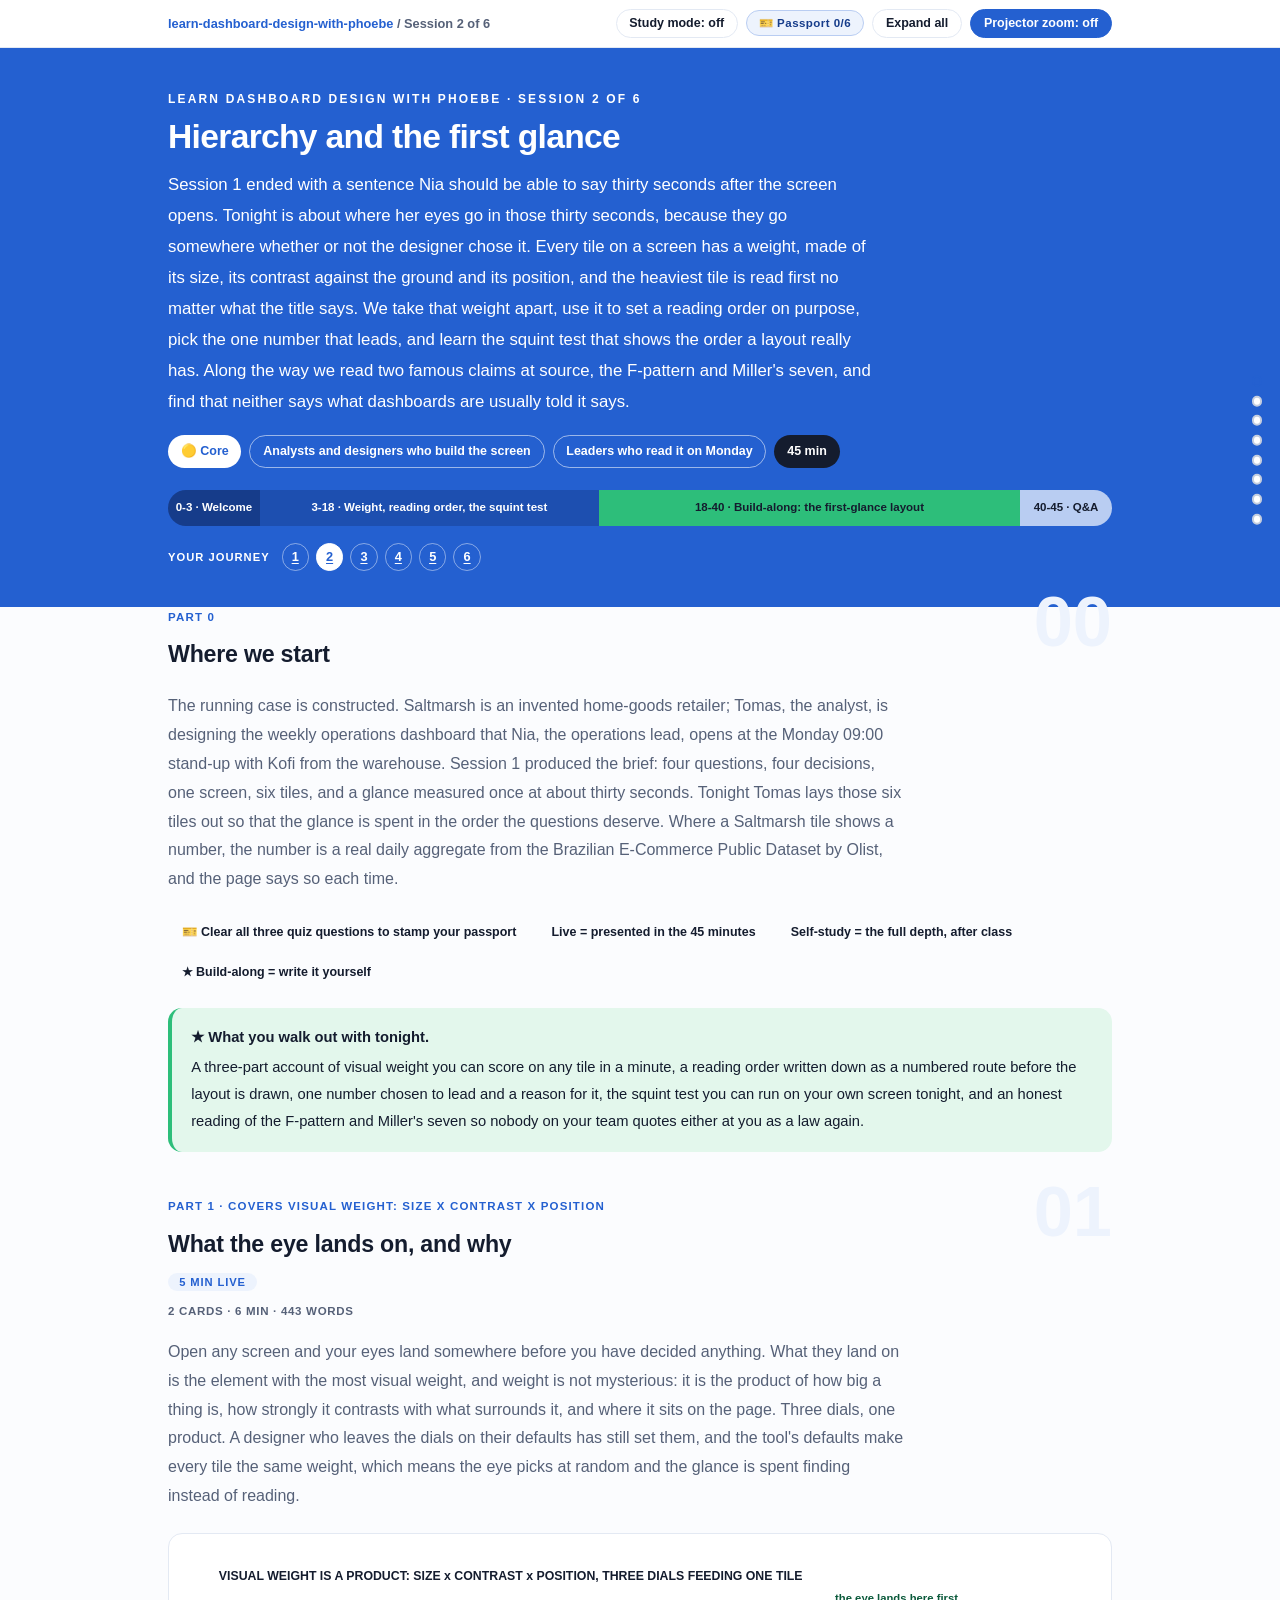
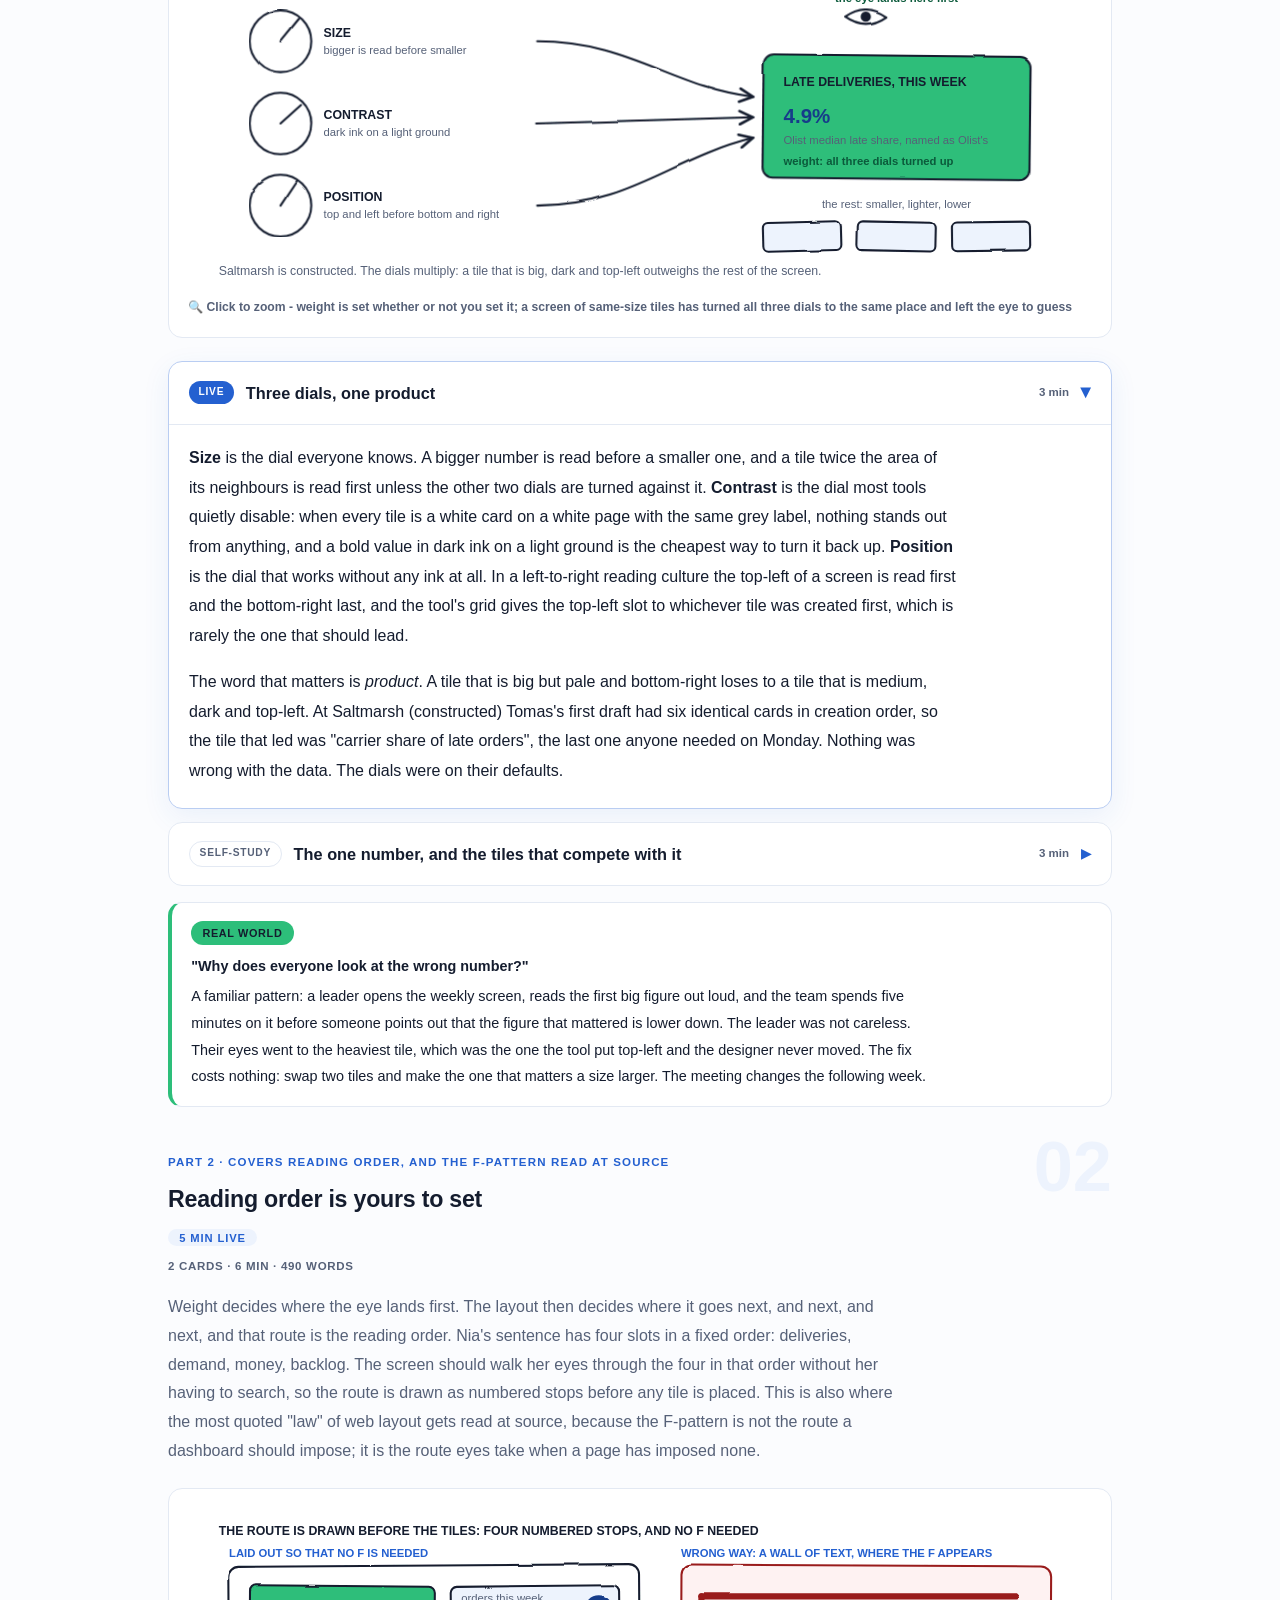
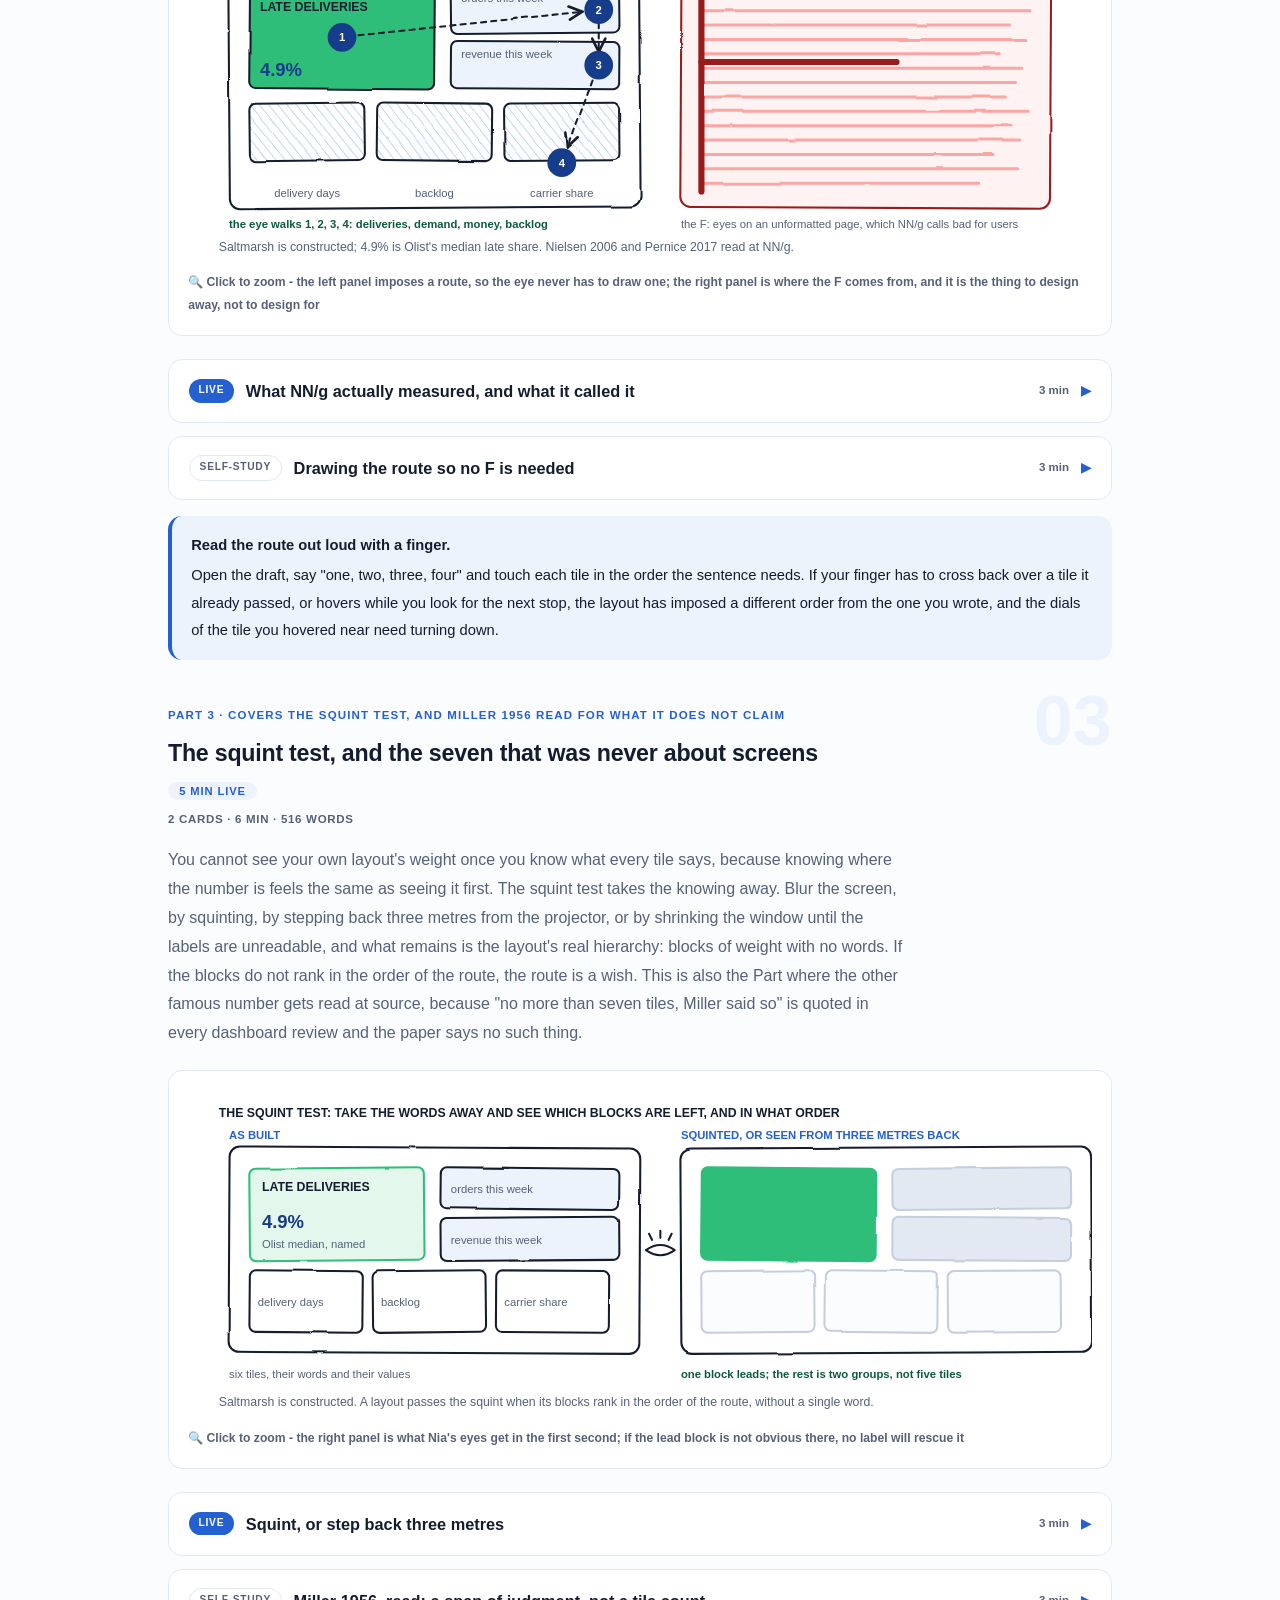
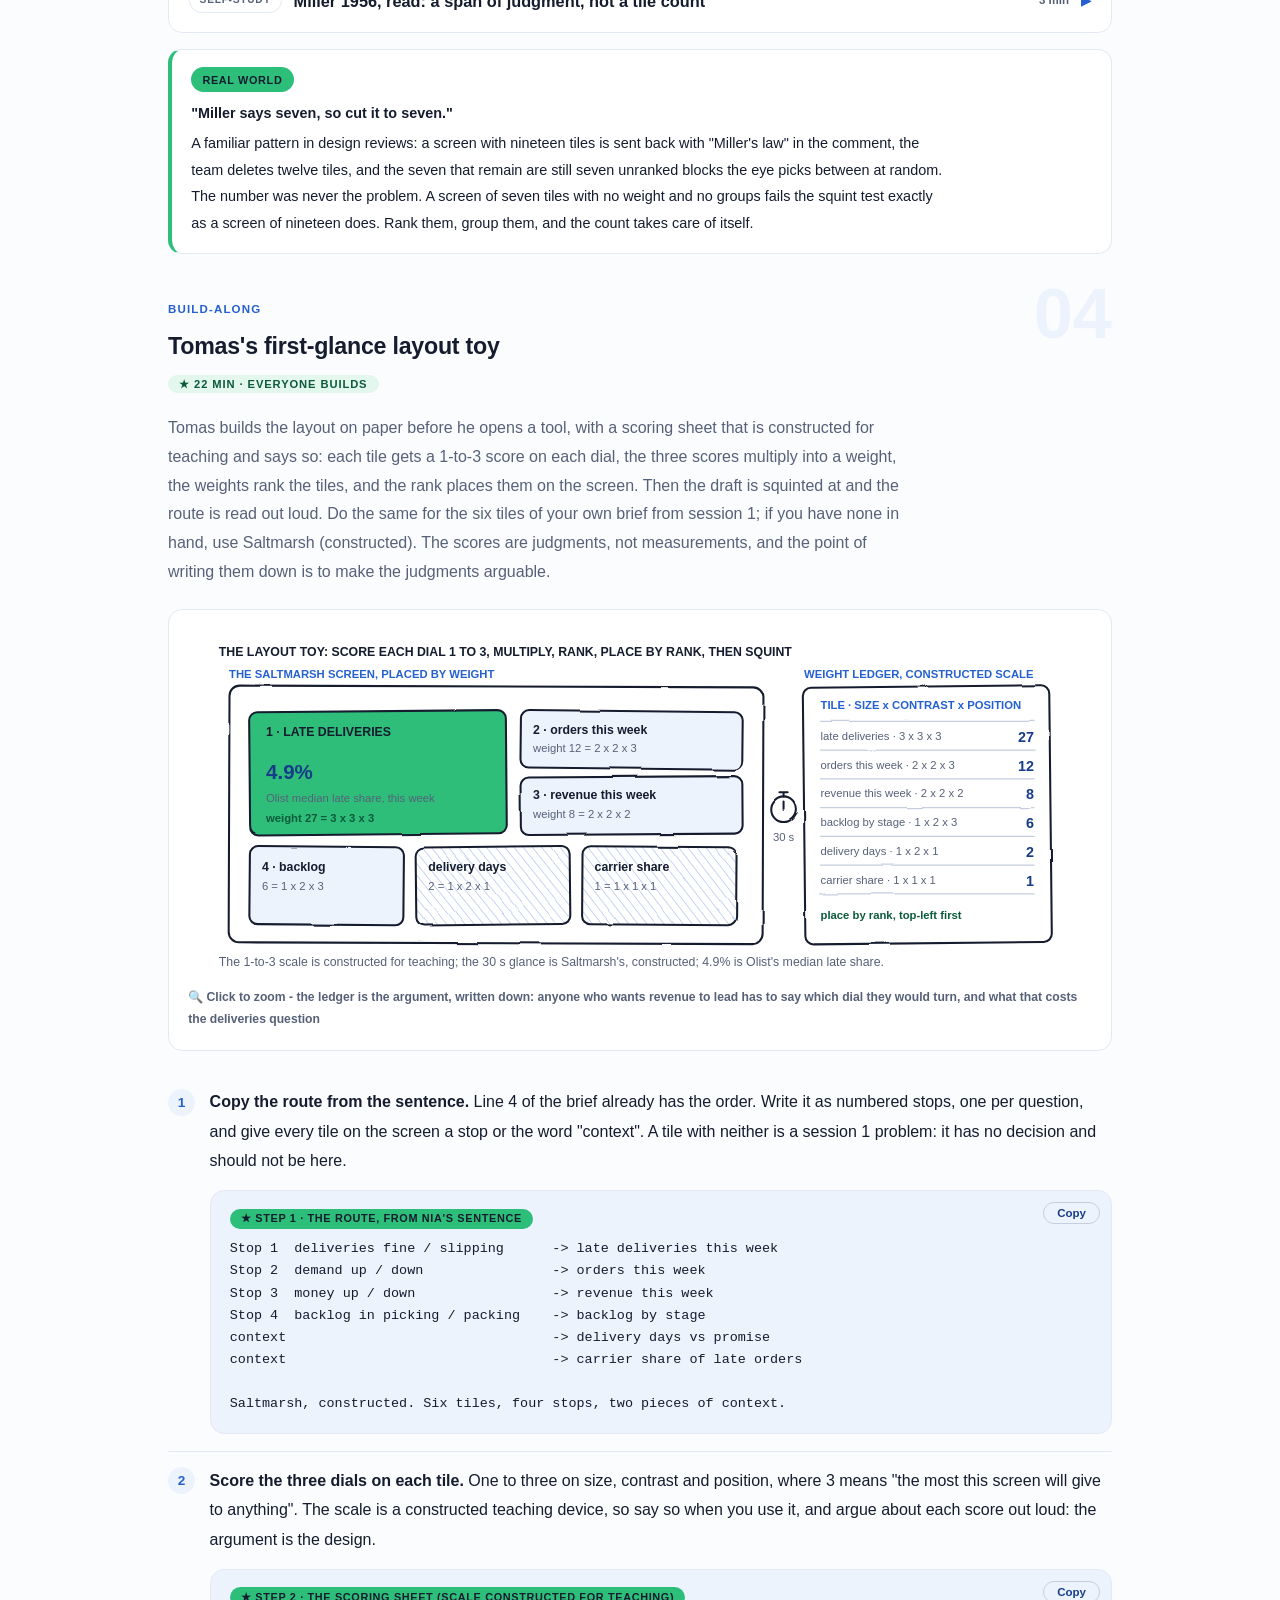
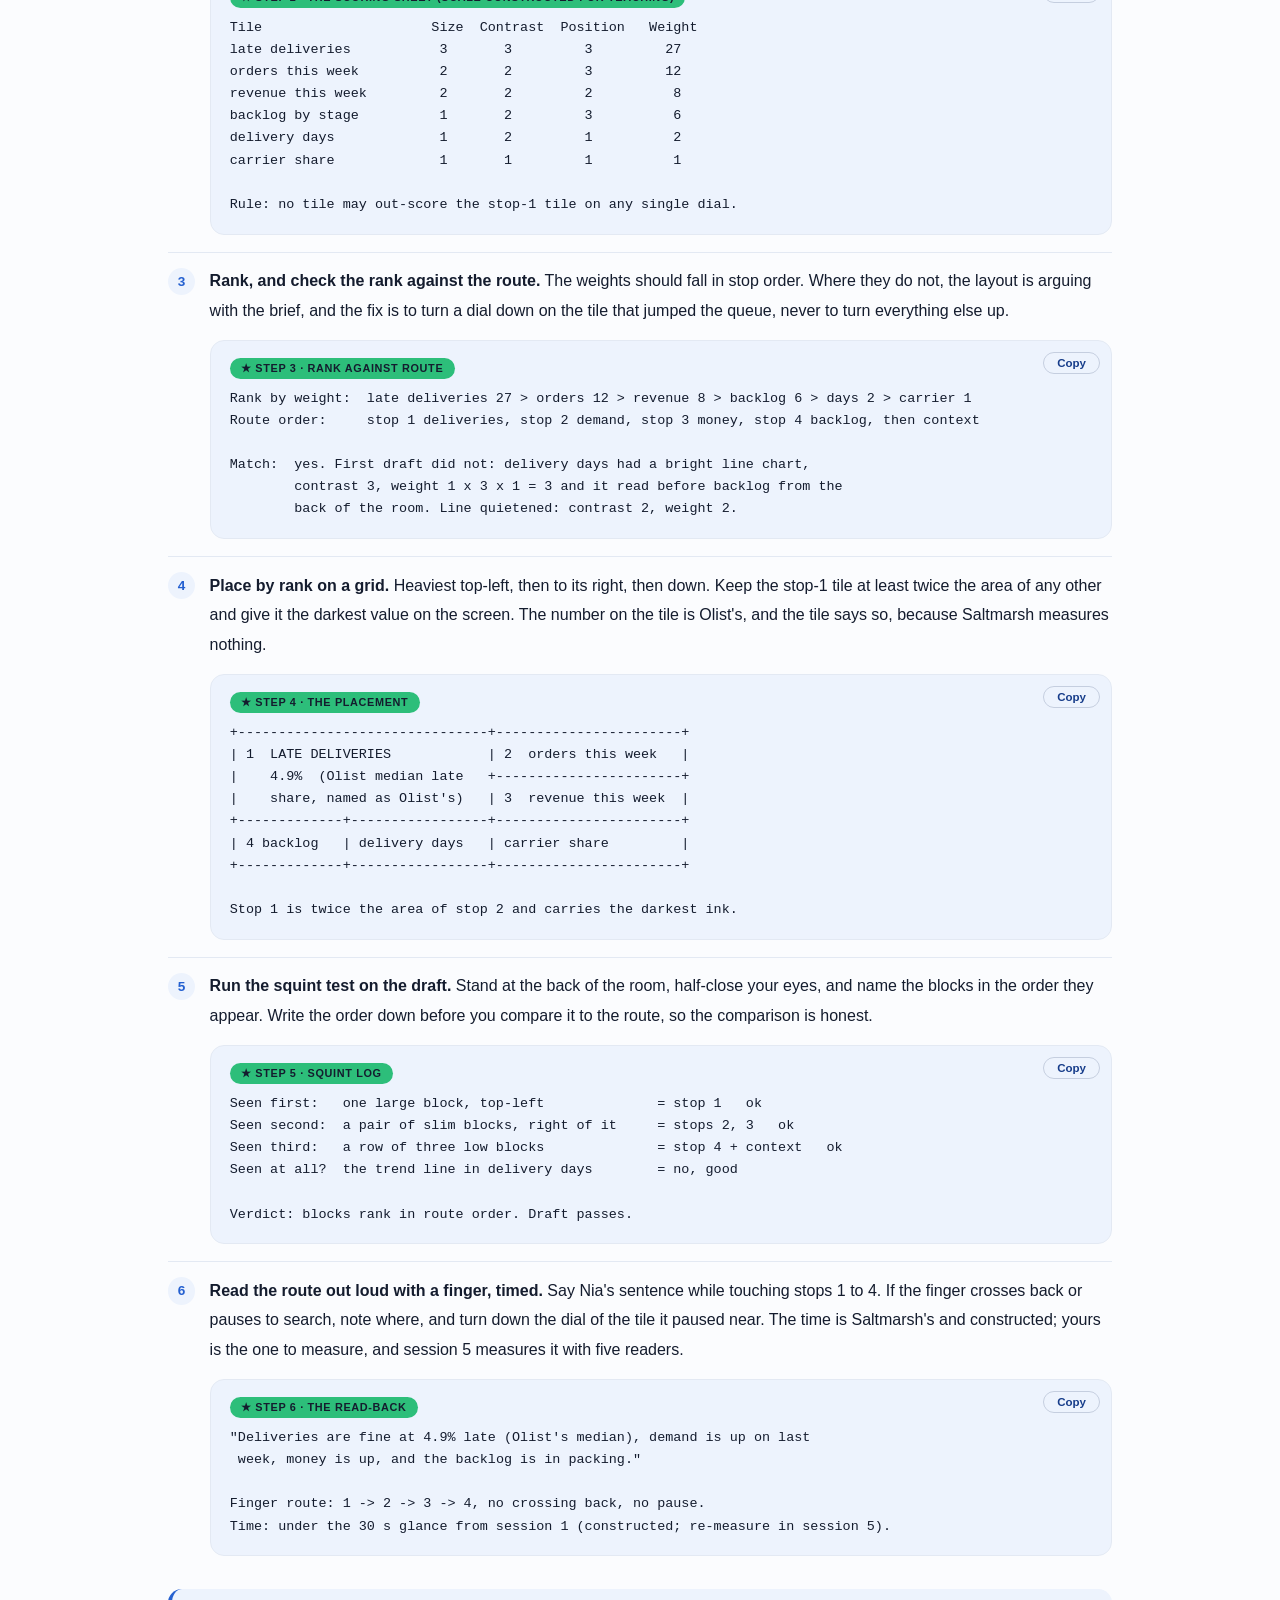
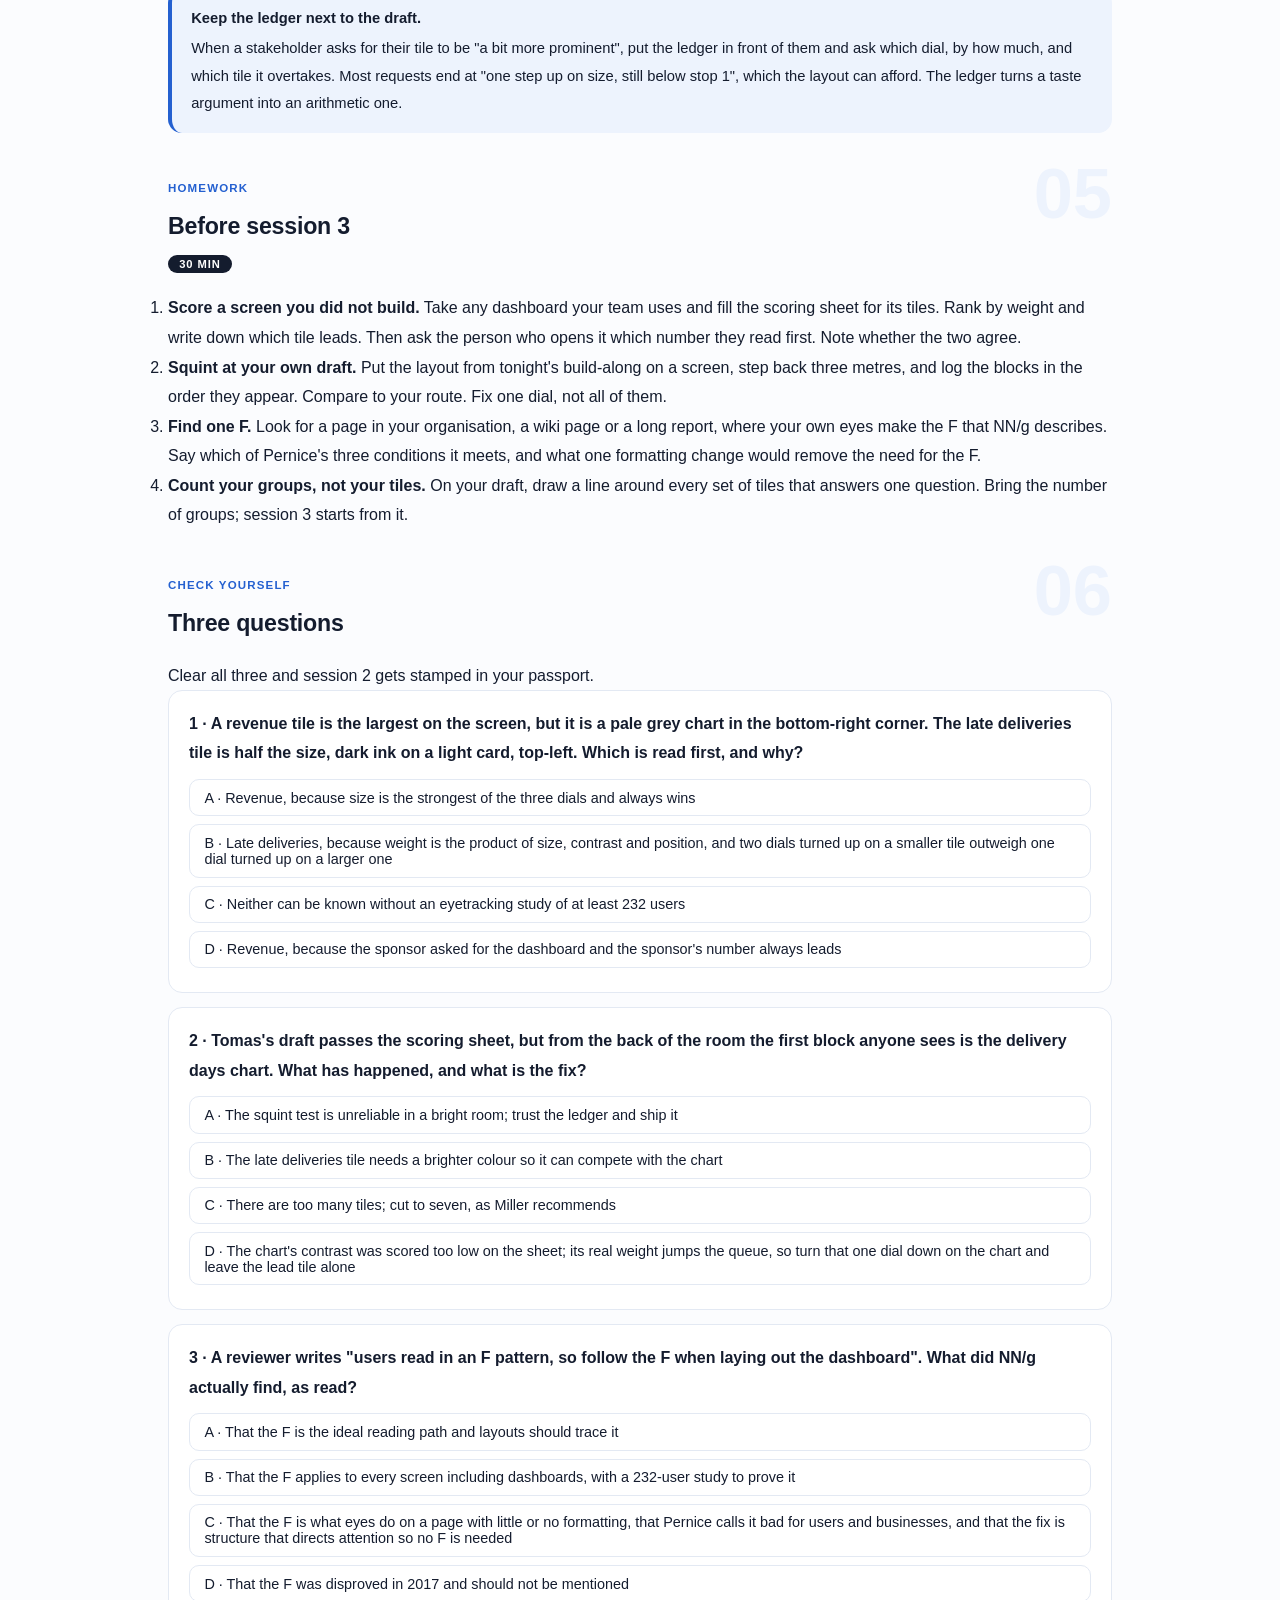
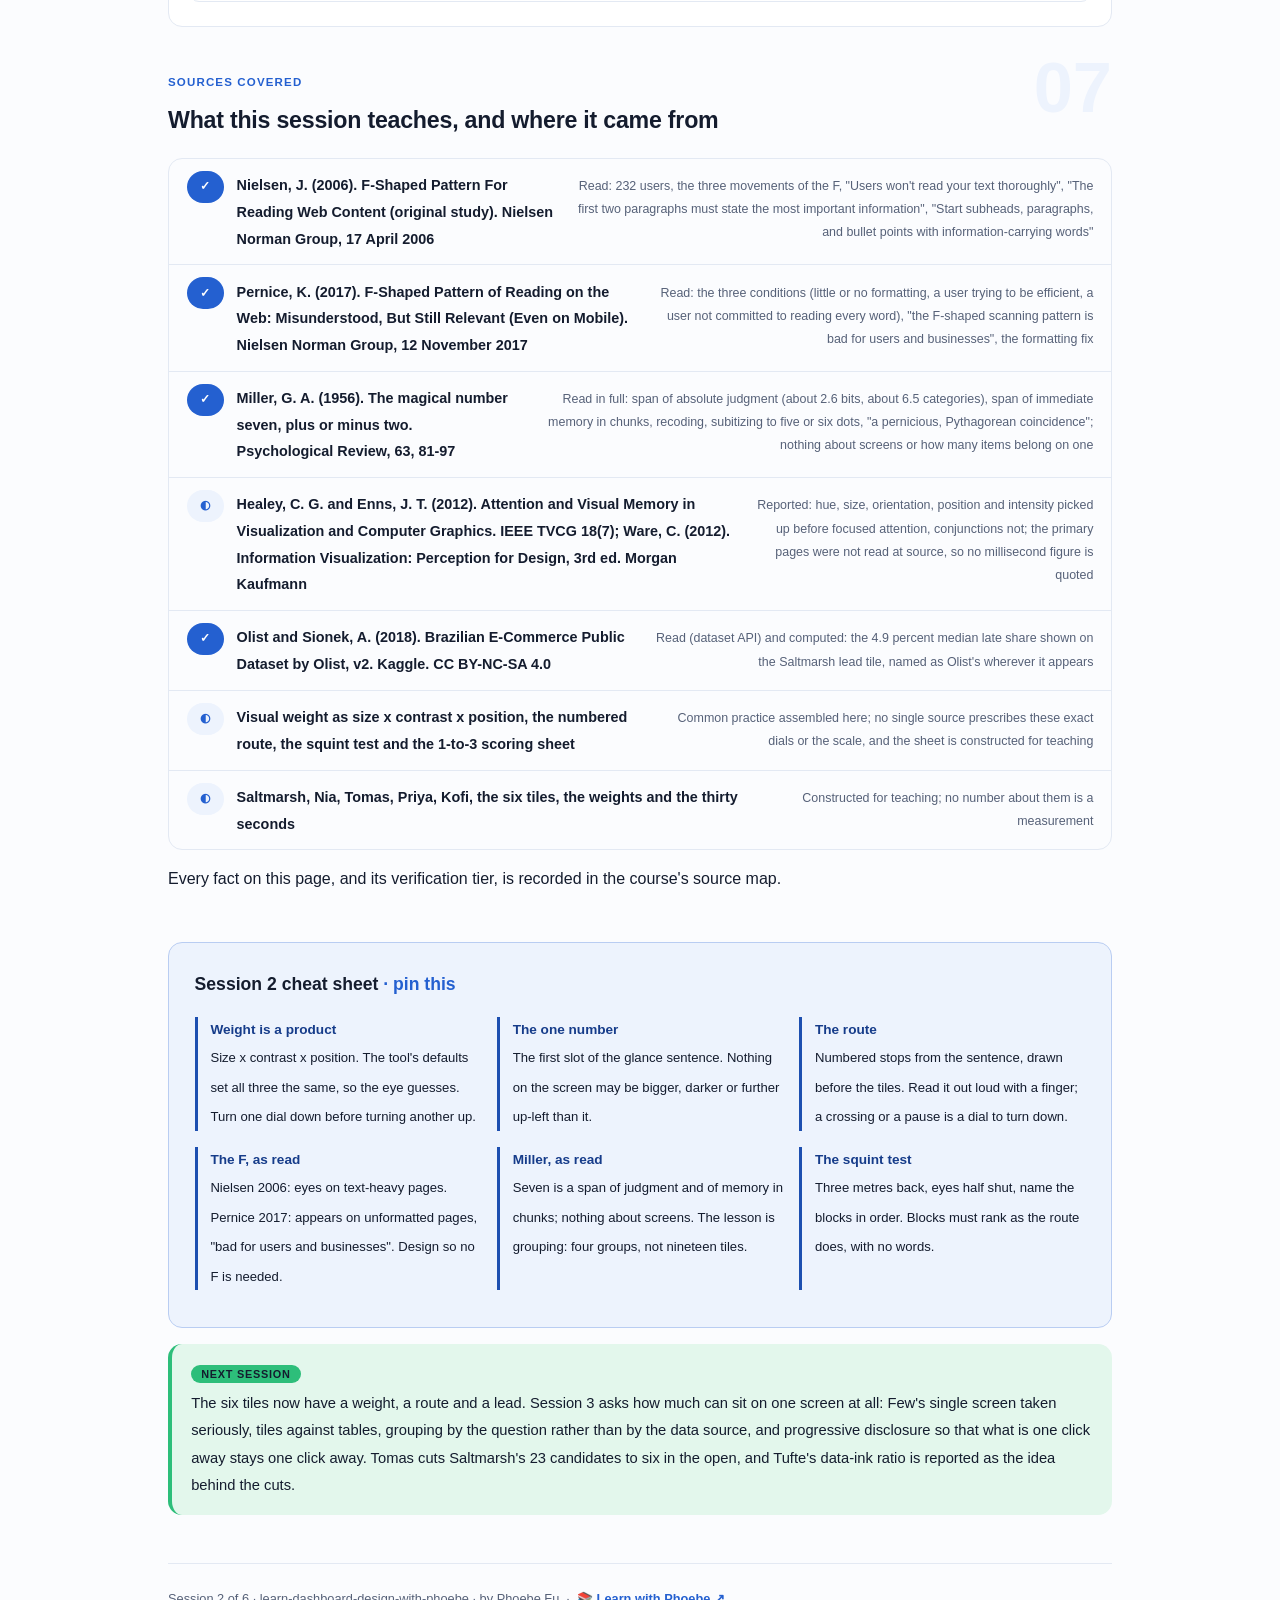
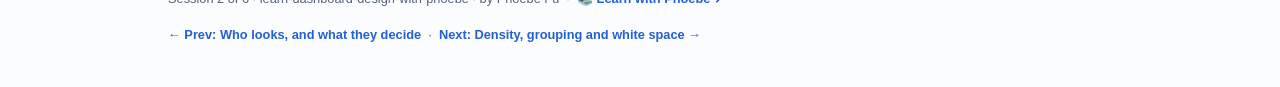
<file: courses/02-hierarchy-first-glance.html>
<!DOCTYPE html>
<html lang="en">
<head>
<meta charset="UTF-8">
<meta name="viewport" content="width=device-width, initial-scale=1.0">
<!-- social:start -->
<meta name="description" content="Session 2 of 6. Visual weight as size times contrast times position, the reading order a layout imposes, the one number that leads, the squint test, the F-pattern read at NN/g with Pernice's caveat, and Miller's seven read for what the paper never claimed about screens.">
<meta property="og:type" content="article">
<meta property="og:site_name" content="Learn with Phoebe">
<meta property="og:title" content="Hierarchy and the first glance - learn dashboard design with phoebe">
<meta property="og:description" content="Session 2 of 6. Where the eye lands first is a design decision: weight, order, the one number, the squint test.">
<meta property="og:url" content="https://phoebefu6.github.io/learn-dashboard-design-with-phoebe/courses/02-hierarchy-first-glance.html">
<meta property="og:image" content="https://phoebefu6.github.io/learn-dashboard-design-with-phoebe/assets/og-cover.png">
<meta property="og:image:width" content="1200">
<meta property="og:image:height" content="630">
<meta name="twitter:card" content="summary_large_image">
<meta name="twitter:title" content="Hierarchy and the first glance - learn dashboard design with phoebe">
<meta name="twitter:description" content="Session 2 of 6. Size times contrast times position decides what is read first. Spend the thirty seconds on purpose.">
<meta name="twitter:image" content="https://phoebefu6.github.io/learn-dashboard-design-with-phoebe/assets/og-cover.png">
<!-- social:end -->
<title>Session 2 · Hierarchy and the first glance - learn dashboard design with phoebe</title>
<link rel="stylesheet" href="../assets/style.css?v=1">
</head>
<body>

<div class="toolbar">
  <div class="wrap">
    <span class="crumb"><a href="../index.html">learn-dashboard-design-with-phoebe</a> / Session 2 of 6</span>
    <button class="btn" id="toggle-all" type="button">Expand all</button>
    <button class="btn primary" id="zoom-toggle" type="button">Projector zoom: off</button>
  </div>
</div>

<header class="masthead">
  <div class="wrap">
    <div class="eyebrow">Learn Dashboard Design with Phoebe · Session 2 of 6</div>
    <h1>Hierarchy and the first <span class="accent">glance</span></h1>
    <p class="sub">Session 1 ended with a sentence Nia should be able to say thirty seconds after the screen opens. Tonight is about where her eyes go in those thirty seconds, because they go somewhere whether or not the designer chose it. Every tile on a screen has a weight, made of its size, its contrast against the ground and its position, and the heaviest tile is read first no matter what the title says. We take that weight apart, use it to set a reading order on purpose, pick the one number that leads, and learn the squint test that shows the order a layout really has. Along the way we read two famous claims at source, the F-pattern and Miller's seven, and find that neither says what dashboards are usually told it says.</p>
    <div class="chip-row">
      <span class="chip level">🟡 Core</span>
      <span class="chip audience">Analysts and designers who build the screen</span>
      <span class="chip audience">Leaders who read it on Monday</span>
      <span class="chip time">45 min</span>
    </div>
    <div class="agenda">
      <span class="a1" style="flex:1">0-3 · Welcome</span>
      <span class="a2" style="flex:4">3-18 · Weight, reading order, the squint test</span>
      <span class="a3" style="flex:5">18-40 · Build-along: the first-glance layout</span>
      <span class="a4" style="flex:1">40-45 · Q&amp;A</span>
    </div>
  </div>
</header>

<main class="wrap">

  <section class="section" id="intro">
    <div class="section-kicker">
      <span class="klabel">Part 0</span>
      <h2>Where we start</h2>
    </div>
    <p class="lede">The running case is constructed. Saltmarsh is an invented home-goods retailer; Tomas, the analyst, is designing the weekly operations dashboard that Nia, the operations lead, opens at the Monday 09:00 stand-up with Kofi from the warehouse. Session 1 produced the brief: four questions, four decisions, one screen, six tiles, and a glance measured once at about thirty seconds. Tonight Tomas lays those six tiles out so that the glance is spent in the order the questions deserve. Where a Saltmarsh tile shows a number, the number is a real daily aggregate from the Brazilian E-Commerce Public Dataset by Olist, and the page says so each time.</p>

    <div class="legend">
      <span class="pill">🎫 Clear all three quiz questions to stamp your passport</span>
      <span class="pill">Live = presented in the 45 minutes</span>
      <span class="pill">Self-study = the full depth, after class</span>
      <span class="pill">★ Build-along = write it yourself</span>
    </div>

    <div class="callout win">
      <p><strong>★ What you walk out with tonight.</strong> A three-part account of visual weight you can score on any tile in a minute, a reading order written down as a numbered route before the layout is drawn, one number chosen to lead and a reason for it, the squint test you can run on your own screen tonight, and an honest reading of the F-pattern and Miller's seven so nobody on your team quotes either at you as a law again.</p>
    </div>
  </section>

  <section class="section" id="part-1">
    <div class="section-kicker">
      <span class="klabel">Part 1 · covers visual weight: size x contrast x position</span>
      <h2>What the eye lands on, and why</h2>
      <span class="tag concept">5 min live</span>
    </div>
    <p class="lede">Open any screen and your eyes land somewhere before you have decided anything. What they land on is the element with the most visual weight, and weight is not mysterious: it is the product of how big a thing is, how strongly it contrasts with what surrounds it, and where it sits on the page. Three dials, one product. A designer who leaves the dials on their defaults has still set them, and the tool's defaults make every tile the same weight, which means the eye picks at random and the glance is spent finding instead of reading.</p>

    <figure class="zoomable">
      <svg viewBox="0 0 880 324" xmlns="http://www.w3.org/2000/svg" role="img" aria-label="Three hand-drawn dials stacked on the left, labelled size, contrast and position, each with a needle turned up. Three arrows run from the dials into one large tile on the right, filled signal green, that reads late deliveries this week with the value 4.9 percent, Olist's median late share. Below the tile three small pale tiles stand for the rest of the screen, smaller, lighter and lower. A small eye doodle sits above the big tile with the note the eye lands here first. A note says the three dials multiply: a big, dark, top-left tile outweighs everything else on the screen.">
        <defs>
          <filter id="f2aSk" x="-3%" y="-3%" width="106%" height="106%"><feTurbulence type="fractalNoise" baseFrequency="0.02" numOctaves="2" seed="52" result="n"/><feDisplacementMap in="SourceGraphic" in2="n" scale="2.4" xChannelSelector="R" yChannelSelector="G"/></filter>
          <marker id="f2aAr" viewBox="0 0 10 10" refX="9" refY="5" markerWidth="8" markerHeight="8" orient="auto"><path d="M1 1 L9 5 L1 9" fill="none" stroke="#141C2E" stroke-width="1.6" stroke-linecap="round"/></marker>
        </defs>
        <style>
          .f2aH { font: 800 12px Inter, sans-serif; fill: #141C2E; }
          .f2aL { font: 600 12px Inter, sans-serif; fill: #141C2E; }
          .f2aS { font: 400 11px Inter, sans-serif; fill: #566178; }
          .f2aB { font: 800 11px Inter, sans-serif; fill: #0B5A3B; }
          .f2aV { font: 800 20px Inter, sans-serif; fill: #163C8A; }
          .f2aA { font: 700 11px Inter, sans-serif; fill: #2460D0; }
          .f2aN { font: 400 12px Inter, sans-serif; fill: #566178; }
        </style>

        <text class="f2aH" x="30" y="26">VISUAL WEIGHT IS A PRODUCT: SIZE x CONTRAST x POSITION, THREE DIALS FEEDING ONE TILE</text>

        <g filter="url(#f2aSk)" fill="none" stroke="#141C2E" stroke-width="2" stroke-linecap="round" stroke-linejoin="round">
          <circle cx="90" cy="86" r="30" fill="#FFFFFF"/>
          <path d="M90 86 L108 64"/>
          <circle cx="90" cy="166" r="30" fill="#FFFFFF"/>
          <path d="M90 166 L110 148"/>
          <circle cx="90" cy="246" r="30" fill="#FFFFFF"/>
          <path d="M90 246 L106 222"/>
          <path d="M340 86 C430 86 470 130 550 140" marker-end="url(#f2aAr)"/>
          <path d="M340 166 L550 160" marker-end="url(#f2aAr)"/>
          <path d="M340 246 C430 246 470 200 550 180" marker-end="url(#f2aAr)"/>
          <rect x="560" y="100" width="260" height="120" rx="10" transform="rotate(0.6 690 160)" fill="#2DBE7A"/>
          <rect x="560" y="262" width="76" height="28" rx="5" transform="rotate(-1.5 598 276)" fill="#EDF3FD"/>
          <rect x="652" y="262" width="76" height="28" rx="5" transform="rotate(1.2 690 276)" fill="#EDF3FD"/>
          <rect x="744" y="262" width="76" height="28" rx="5" transform="rotate(-0.8 782 276)" fill="#EDF3FD"/>
          <path d="M640 62 Q660 48 680 62 Q660 76 640 62"/>
          <circle cx="660" cy="62" r="4" fill="#141C2E"/>
        </g>

        <text class="f2aL" x="132" y="82">SIZE</text>
        <text class="f2aS" x="132" y="98">bigger is read before smaller</text>
        <text class="f2aL" x="132" y="162">CONTRAST</text>
        <text class="f2aS" x="132" y="178">dark ink on a light ground</text>
        <text class="f2aL" x="132" y="242">POSITION</text>
        <text class="f2aS" x="132" y="258">top and left before bottom and right</text>
        <text class="f2aB" x="690" y="48" text-anchor="middle">the eye lands here first</text>
        <text class="f2aL" x="580" y="130">LATE DELIVERIES, THIS WEEK</text>
        <text class="f2aV" x="580" y="166">4.9%</text>
        <text class="f2aS" x="580" y="186">Olist median late share, named as Olist's</text>
        <text class="f2aB" x="580" y="206">weight: all three dials turned up</text>
        <text class="f2aS" x="690" y="248" text-anchor="middle">the rest: smaller, lighter, lower</text>

        <text class="f2aN" x="30" y="314">Saltmarsh is constructed. The dials multiply: a tile that is big, dark and top-left outweighs the rest of the screen.</text>
      </svg>
      <figcaption>🔍 Click to zoom - weight is set whether or not you set it; a screen of same-size tiles has turned all three dials to the same place and left the eye to guess</figcaption>
    </figure>

    <details class="card" open>
      <summary><span class="mode live">Live</span>Three dials, one product<span class="mini">3 min</span><span class="caret">▶</span></summary>
      <div class="body">
        <p><strong>Size</strong> is the dial everyone knows. A bigger number is read before a smaller one, and a tile twice the area of its neighbours is read first unless the other two dials are turned against it. <strong>Contrast</strong> is the dial most tools quietly disable: when every tile is a white card on a white page with the same grey label, nothing stands out from anything, and a bold value in dark ink on a light ground is the cheapest way to turn it back up. <strong>Position</strong> is the dial that works without any ink at all. In a left-to-right reading culture the top-left of a screen is read first and the bottom-right last, and the tool's grid gives the top-left slot to whichever tile was created first, which is rarely the one that should lead.</p>
        <p>The word that matters is <em>product</em>. A tile that is big but pale and bottom-right loses to a tile that is medium, dark and top-left. At Saltmarsh (constructed) Tomas's first draft had six identical cards in creation order, so the tile that led was "carrier share of late orders", the last one anyone needed on Monday. Nothing was wrong with the data. The dials were on their defaults.</p>
      </div>
    </details>

    <details class="card">
      <summary><span class="mode self">Self-study</span>The one number, and the tiles that compete with it<span class="mini">3 min</span><span class="caret">▶</span></summary>
      <div class="body">
        <p>Every dashboard has one number that is read first, and the honest question is whether it is the right one. Nia's sentence from session 1 starts with deliveries, because the carrier call is the decision with the shortest fuse, so the one number is the late share of deliveries this week. On the figure it carries Olist's median late share of 4.9 percent, named as Olist's, because no Saltmarsh number is a measurement. Once the one number is chosen, every other tile is scored against it: nothing else on the screen may be bigger, darker or further up-left than the one number, or the layout is arguing with the brief.</p>
        <p>Two tiles will try to compete. The first is the one the sponsor likes, which at Saltmarsh (constructed) is revenue, because Priya asked for the dashboard and reads it on Monday evening. It stays on the screen, in the second row, at the second weight, and the reason is said out loud: the money question decides whether to act at all, but it is asked after the deliveries question, not before. The second competitor is the prettiest chart, which is usually the delivery days trend, and a pretty chart with a low weight is a fine thing. Charts themselves, which chart for which data and how to draw the marks, belong to Dataviz: https://phoebefu6.github.io/learn-dataviz-with-phoebe/ . Tonight is only about how much of the glance each one is allowed to take.</p>
      </div>
    </details>

    <div class="callout example">
      <span class="ex-pill">Real world</span>
      <p><strong>"Why does everyone look at the wrong number?"</strong> A familiar pattern: a leader opens the weekly screen, reads the first big figure out loud, and the team spends five minutes on it before someone points out that the figure that mattered is lower down. The leader was not careless. Their eyes went to the heaviest tile, which was the one the tool put top-left and the designer never moved. The fix costs nothing: swap two tiles and make the one that matters a size larger. The meeting changes the following week.</p>
    </div>
  </section>

  <section class="section" id="part-2">
    <div class="section-kicker">
      <span class="klabel">Part 2 · covers reading order, and the F-pattern read at source</span>
      <h2>Reading order is yours to set</h2>
      <span class="tag concept">5 min live</span>
    </div>
    <p class="lede">Weight decides where the eye lands first. The layout then decides where it goes next, and next, and next, and that route is the reading order. Nia's sentence has four slots in a fixed order: deliveries, demand, money, backlog. The screen should walk her eyes through the four in that order without her having to search, so the route is drawn as numbered stops before any tile is placed. This is also where the most quoted "law" of web layout gets read at source, because the F-pattern is not the route a dashboard should impose; it is the route eyes take when a page has imposed none.</p>

    <figure class="zoomable">
      <svg viewBox="0 0 880 344" xmlns="http://www.w3.org/2000/svg" role="img" aria-label="Two hand-drawn panels. Left: a dashboard laid out so that no F is needed. A large lead tile top-left reads late deliveries 4.9 percent and carries stop number 1; two slimmer tiles to its right, orders this week and revenue this week, carry stops 2 and 3; a row of three small hachured tiles along the bottom, delivery days, backlog and carrier share, carries stop 4. A dashed route joins the four numbered stops. Right: a wrong-way panel in universal red showing a wall of unformatted text lines with a thick F traced over them: a long bar across the top, a shorter bar lower down and a stem down the left. Captions say the eye walks 1 2 3 4 with no F needed, and that the F is what eyes do on an unformatted page.">
        <defs>
          <filter id="f2bSk" x="-3%" y="-3%" width="106%" height="106%"><feTurbulence type="fractalNoise" baseFrequency="0.02" numOctaves="2" seed="67" result="n"/><feDisplacementMap in="SourceGraphic" in2="n" scale="2.4" xChannelSelector="R" yChannelSelector="G"/></filter>
          <pattern id="f2bHc" patternUnits="userSpaceOnUse" width="7" height="7" patternTransform="rotate(-38)"><line x1="0" y1="0" x2="0" y2="7" stroke="#2460D0" stroke-width="1" opacity=".5"/></pattern>
          <marker id="f2bAr" viewBox="0 0 10 10" refX="9" refY="5" markerWidth="8" markerHeight="8" orient="auto"><path d="M1 1 L9 5 L1 9" fill="none" stroke="#141C2E" stroke-width="1.6" stroke-linecap="round"/></marker>
        </defs>
        <style>
          .f2bH { font: 800 12px Inter, sans-serif; fill: #141C2E; }
          .f2bL { font: 600 12px Inter, sans-serif; fill: #141C2E; }
          .f2bS { font: 400 11px Inter, sans-serif; fill: #566178; }
          .f2bB { font: 800 11px Inter, sans-serif; fill: #0B5A3B; }
          .f2bV { font: 800 18px Inter, sans-serif; fill: #163C8A; }
          .f2bW { font: 800 11px Inter, sans-serif; fill: #FFFFFF; }
          .f2bA { font: 700 11px Inter, sans-serif; fill: #2460D0; }
          .f2bN { font: 400 12px Inter, sans-serif; fill: #566178; }
        </style>

        <text class="f2bH" x="30" y="26">THE ROUTE IS DRAWN BEFORE THE TILES: FOUR NUMBERED STOPS, AND NO F NEEDED</text>
        <text class="f2bA" x="40" y="48">LAID OUT SO THAT NO F IS NEEDED</text>
        <text class="f2bA" x="480" y="48">WRONG WAY: A WALL OF TEXT, WHERE THE F APPEARS</text>

        <g filter="url(#f2bSk)" fill="none" stroke="#141C2E" stroke-width="2" stroke-linecap="round" stroke-linejoin="round">
          <rect x="40" y="56" width="400" height="236" rx="10" transform="rotate(-0.4 240 174)" fill="#FFFFFF"/>
          <rect x="60" y="76" width="180" height="100" rx="6" transform="rotate(0.5 150 126)" fill="#2DBE7A"/>
          <rect x="256" y="76" width="164" height="46" rx="6" transform="rotate(-0.6 338 99)" fill="#EDF3FD"/>
          <rect x="256" y="130" width="164" height="46" rx="6" transform="rotate(0.4 338 153)" fill="#EDF3FD"/>
          <rect x="60" y="190" width="112" height="56" rx="6" transform="rotate(-0.7 116 218)" fill="url(#f2bHc)"/>
          <rect x="184" y="190" width="112" height="56" rx="6" transform="rotate(0.6 240 218)" fill="url(#f2bHc)"/>
          <rect x="308" y="190" width="112" height="56" rx="6" transform="rotate(-0.5 364 218)" fill="url(#f2bHc)"/>
          <path d="M166 124 L384 101" stroke-dasharray="5 5" marker-end="url(#f2bAr)"/>
          <path d="M400 112 L400 140" stroke-dasharray="5 5" marker-end="url(#f2bAr)"/>
          <path d="M394 168 L370 233" stroke-dasharray="5 5" marker-end="url(#f2bAr)"/>
          <circle cx="150" cy="126" r="13" fill="#163C8A" stroke="#163C8A"/>
          <circle cx="400" cy="99" r="13" fill="#163C8A" stroke="#163C8A"/>
          <circle cx="400" cy="153" r="13" fill="#163C8A" stroke="#163C8A"/>
          <circle cx="364" cy="248" r="13" fill="#163C8A" stroke="#163C8A"/>

          <rect x="480" y="56" width="360" height="236" rx="10" transform="rotate(0.3 660 174)" fill="#FEF2F2" stroke="#991B1B"/>
          <path d="M500 100 L820 100 M500 114 L800 114 M500 128 L816 128 M500 142 L790 142 M500 156 L812 156 M500 170 L806 170 M500 184 L796 184 M500 198 L818 198 M500 212 L802 212 M500 226 L810 226 M500 240 L784 240 M500 254 L808 254 M500 268 L770 268" stroke="#FCA5A5" stroke-width="3"/>
          <path d="M500 86 L806 86" stroke="#991B1B" stroke-width="6"/>
          <path d="M500 150 L690 150" stroke="#991B1B" stroke-width="6"/>
          <path d="M500 86 L500 276" stroke="#991B1B" stroke-width="6"/>
        </g>

        <text class="f2bL" x="70" y="100">LATE DELIVERIES</text>
        <text class="f2bV" x="70" y="164">4.9%</text>
        <text class="f2bS" x="266" y="92">orders this week</text>
        <text class="f2bS" x="266" y="146">revenue this week</text>
        <text class="f2bW" x="150" y="130" text-anchor="middle">1</text>
        <text class="f2bW" x="400" y="103" text-anchor="middle">2</text>
        <text class="f2bW" x="400" y="157" text-anchor="middle">3</text>
        <text class="f2bW" x="364" y="252" text-anchor="middle">4</text>
        <text class="f2bS" x="116" y="281" text-anchor="middle">delivery days</text>
        <text class="f2bS" x="240" y="281" text-anchor="middle">backlog</text>
        <text class="f2bS" x="364" y="281" text-anchor="middle">carrier share</text>
        <text class="f2bB" x="40" y="312">the eye walks 1, 2, 3, 4: deliveries, demand, money, backlog</text>
        <text class="f2bS" x="480" y="312">the F: eyes on an unformatted page, which NN/g calls bad for users</text>

        <text class="f2bN" x="30" y="334">Saltmarsh is constructed; 4.9% is Olist's median late share. Nielsen 2006 and Pernice 2017 read at NN/g.</text>
      </svg>
      <figcaption>🔍 Click to zoom - the left panel imposes a route, so the eye never has to draw one; the right panel is where the F comes from, and it is the thing to design away, not to design for</figcaption>
    </figure>

    <details class="card">
      <summary><span class="mode live">Live</span>What NN/g actually measured, and what it called it<span class="mini">3 min</span><span class="caret">▶</span></summary>
      <div class="body">
        <p>In 2006 Jakob Nielsen published an eyetracking study at the Nielsen Norman Group: 232 users, thousands of web pages, and a dominant pattern with three parts. A horizontal movement across the upper part of the content, a shorter second horizontal movement lower down, and a vertical scan down the left side. The shape is an F. The page's own conclusions are about writing, not layout: "Users won't read your text thoroughly", "The first two paragraphs must state the most important information", and "Start subheads, paragraphs, and bullet points with information-carrying words".</p>
        <p>In 2017 Kara Pernice went back to it on the same site and named the conditions under which the F appears: a page with little or no formatting, a wall of text; a user trying to be efficient; and a user not committed to reading every word. Her verdict is verbatim and unambiguous: "the F-shaped scanning pattern is bad for users and businesses". The fix she prescribes is formatting that directs attention: headings, bullets, bold, front-loaded words, and cutting content. So the sentence "users read in an F, so put the important thing top-left" has a true half and a false half. The eye does start top-left. But the F is what eyes do when a page gives them nothing to hold, and a dashboard has almost no running text, so there is nothing for an F to form on. The usable lesson is the one NN/g draws: put the most important thing first, and make the structure visible so no scanning pattern is needed at all.</p>
      </div>
    </details>

    <details class="card">
      <summary><span class="mode self">Self-study</span>Drawing the route so no F is needed<span class="mini">3 min</span><span class="caret">▶</span></summary>
      <div class="body">
        <p>Tomas writes the route as four numbered stops taken straight from Nia's sentence, then places tiles so that weight falls in that order: stop 1 is the biggest and darkest tile, top-left; stops 2 and 3 are the next weight, to its right, one above the other so the eye drops rather than hunts; stop 4 is the bottom row, which at Saltmarsh (constructed) is the backlog by stage, Kofi's question, asked last because he answers it himself. The three small tiles along the bottom share the lowest weight because none of them is a question; they are the context a question's answer needs, and context is read only if the answer surprises.</p>
        <p>Check the route with one question per arrow: when the eye finishes stop 1, is stop 2 the next heaviest thing in its field of view, and is nothing heavier in the way? A route breaks when a stop-4 tile is given a bright chart, because the chart outweighs the stop-2 number and the eye jumps the queue. The repair is never to brighten stop 2 as well; it is to quieten stop 4. Weight is relative, and turning everything up returns the screen to the tool's default, where every tile weighs the same and the glance is spent searching. How a leader reads such a screen once it is built is the Business Intelligence course's page: https://phoebefu6.github.io/learn-business-intelligence-with-phoebe/courses/a2-reading-a-dashboard.html .</p>
      </div>
    </details>

    <div class="callout tip">
      <p><strong>Read the route out loud with a finger.</strong> Open the draft, say "one, two, three, four" and touch each tile in the order the sentence needs. If your finger has to cross back over a tile it already passed, or hovers while you look for the next stop, the layout has imposed a different order from the one you wrote, and the dials of the tile you hovered near need turning down.</p>
    </div>
  </section>

  <section class="section" id="part-3">
    <div class="section-kicker">
      <span class="klabel">Part 3 · covers the squint test, and Miller 1956 read for what it does not claim</span>
      <h2>The squint test, and the seven that was never about screens</h2>
      <span class="tag concept">5 min live</span>
    </div>
    <p class="lede">You cannot see your own layout's weight once you know what every tile says, because knowing where the number is feels the same as seeing it first. The squint test takes the knowing away. Blur the screen, by squinting, by stepping back three metres from the projector, or by shrinking the window until the labels are unreadable, and what remains is the layout's real hierarchy: blocks of weight with no words. If the blocks do not rank in the order of the route, the route is a wish. This is also the Part where the other famous number gets read at source, because "no more than seven tiles, Miller said so" is quoted in every dashboard review and the paper says no such thing.</p>

    <figure class="zoomable">
      <svg viewBox="0 0 880 318" xmlns="http://www.w3.org/2000/svg" role="img" aria-label="Two hand-drawn panels of the same Saltmarsh screen. Left, as built: six tiles with their labels and the lead value 4.9 percent. Right, squinted: the same six rectangles with no words, the lead tile a solid signal green block and the other five faded to pale shapes, so that one block and two faint groups are all that survive. A squinting eye doodle sits between the panels. Captions say as built, six tiles and their words, and squinted, one block leads and the rest is two groups. A note says a layout that survives the squint ranks its blocks in the order of the route.">
        <defs>
          <filter id="f2cSk" x="-3%" y="-3%" width="106%" height="106%"><feTurbulence type="fractalNoise" baseFrequency="0.02" numOctaves="2" seed="73" result="n"/><feDisplacementMap in="SourceGraphic" in2="n" scale="2.4" xChannelSelector="R" yChannelSelector="G"/></filter>
        </defs>
        <style>
          .f2cH { font: 800 12px Inter, sans-serif; fill: #141C2E; }
          .f2cL { font: 600 12px Inter, sans-serif; fill: #141C2E; }
          .f2cS { font: 400 11px Inter, sans-serif; fill: #566178; }
          .f2cB { font: 800 11px Inter, sans-serif; fill: #0B5A3B; }
          .f2cV { font: 800 18px Inter, sans-serif; fill: #163C8A; }
          .f2cA { font: 700 11px Inter, sans-serif; fill: #2460D0; }
          .f2cN { font: 400 12px Inter, sans-serif; fill: #566178; }
        </style>

        <text class="f2cH" x="30" y="26">THE SQUINT TEST: TAKE THE WORDS AWAY AND SEE WHICH BLOCKS ARE LEFT, AND IN WHAT ORDER</text>
        <text class="f2cA" x="40" y="48">AS BUILT</text>
        <text class="f2cA" x="480" y="48">SQUINTED, OR SEEN FROM THREE METRES BACK</text>

        <g filter="url(#f2cSk)" fill="none" stroke="#141C2E" stroke-width="2" stroke-linecap="round" stroke-linejoin="round">
          <rect x="40" y="56" width="400" height="200" rx="10" transform="rotate(0.3 240 156)" fill="#FFFFFF"/>
          <rect x="60" y="76" width="170" height="90" rx="6" transform="rotate(-0.5 145 121)" fill="#E3F7EC" stroke="#2DBE7A"/>
          <rect x="246" y="76" width="174" height="40" rx="6" transform="rotate(0.6 333 96)" fill="#EDF3FD"/>
          <rect x="246" y="124" width="174" height="42" rx="6" transform="rotate(-0.4 333 145)" fill="#EDF3FD"/>
          <rect x="60" y="176" width="110" height="60" rx="6" transform="rotate(0.5 115 206)" fill="#FFFFFF"/>
          <rect x="180" y="176" width="110" height="60" rx="6" transform="rotate(-0.6 235 206)" fill="#FFFFFF"/>
          <rect x="300" y="176" width="110" height="60" rx="6" transform="rotate(0.4 355 206)" fill="#FFFFFF"/>

          <path d="M446 156 Q460 146 474 156 Q460 166 446 156"/>
          <path d="M452 146 L449 140 M460 144 L460 137 M468 146 L471 140"/>

          <rect x="480" y="56" width="400" height="200" rx="10" transform="rotate(-0.3 680 156)" fill="#FFFFFF"/>
          <rect x="500" y="76" width="170" height="90" rx="6" transform="rotate(0.5 585 121)" fill="#2DBE7A" stroke="#2DBE7A"/>
          <rect x="686" y="76" width="174" height="40" rx="6" transform="rotate(-0.6 773 96)" fill="#E3E9F3" stroke="#C5CEDF"/>
          <rect x="686" y="124" width="174" height="42" rx="6" transform="rotate(0.4 773 145)" fill="#E3E9F3" stroke="#C5CEDF"/>
          <rect x="500" y="176" width="110" height="60" rx="6" transform="rotate(-0.5 555 206)" fill="#FBFCFE" stroke="#C5CEDF"/>
          <rect x="620" y="176" width="110" height="60" rx="6" transform="rotate(0.6 675 206)" fill="#FBFCFE" stroke="#C5CEDF"/>
          <rect x="740" y="176" width="110" height="60" rx="6" transform="rotate(-0.4 795 206)" fill="#FBFCFE" stroke="#C5CEDF"/>
        </g>

        <text class="f2cL" x="72" y="98">LATE DELIVERIES</text>
        <text class="f2cV" x="72" y="134">4.9%</text>
        <text class="f2cS" x="72" y="154">Olist median, named</text>
        <text class="f2cS" x="256" y="100">orders this week</text>
        <text class="f2cS" x="256" y="150">revenue this week</text>
        <text class="f2cS" x="68" y="210">delivery days</text>
        <text class="f2cS" x="188" y="210">backlog</text>
        <text class="f2cS" x="308" y="210">carrier share</text>
        <text class="f2cS" x="40" y="280">six tiles, their words and their values</text>
        <text class="f2cB" x="480" y="280">one block leads; the rest is two groups, not five tiles</text>

        <text class="f2cN" x="30" y="308">Saltmarsh is constructed. A layout passes the squint when its blocks rank in the order of the route, without a single word.</text>
      </svg>
      <figcaption>🔍 Click to zoom - the right panel is what Nia's eyes get in the first second; if the lead block is not obvious there, no label will rescue it</figcaption>
    </figure>

    <details class="card">
      <summary><span class="mode live">Live</span>Squint, or step back three metres<span class="mini">3 min</span><span class="caret">▶</span></summary>
      <div class="body">
        <p>The test takes ten seconds and needs no tool. Put the draft on the meeting-room screen, stand at the back wall, half-close your eyes, and say which block you see first, second and third. Then compare that to the route. At Saltmarsh (constructed) Tomas's second draft failed it: the delivery days trend chart, a bright line on a white card, read as the first block from the back of the room, ahead of the late deliveries number it was meant to support. The chart was not wrong. It was too heavy for stop 4, so it got a lighter line and a smaller card, and the one number came back to the front.</p>
        <p>The squint test also catches the opposite fault, which is a screen with no hierarchy at all: from three metres it is a grid of identical grey blocks, and that means the dials are on their defaults. Vision science reports that a handful of attributes, hue, size, orientation, position and intensity, are picked up in a glance before focused attention, while a conjunction of two of them is not (Healey and Enns 2012 and Ware 2012, reported; no millisecond figure is quoted because the primary pages were not read at source). Weight works because it is built from exactly those attributes: size and intensity and position are the three dials. A layout that depends on reading a label to find the lead has asked for focused attention before the glance has started.</p>
      </div>
    </details>

    <details class="card">
      <summary><span class="mode self">Self-study</span>Miller 1956, read: a span of judgment, not a tile count<span class="mini">3 min</span><span class="caret">▶</span></summary>
      <div class="body">
        <p>George Miller's 1956 paper in <em>Psychological Review</em>, "The magical number seven, plus or minus two", is read here in full. The seven is two things. It is the span of absolute judgment for one-dimensional stimuli: how many loudnesses, pitches or line lengths people can tell apart without error, with channel capacities around 2.6 bits, about 6.5 categories. And it is the span of immediate memory, counted in chunks, where "recoding" lets one chunk carry more. The paper's visual-display measurements are laboratory judgments of line length and position. Kaufman and colleagues' dot patterns are in there too: no errors up to about five or six dots, which is subitizing, with Miller's own caution that the link to seven may be coincidence. His closing words are verbatim: "I suspect that it is only a pernicious, Pythagorean coincidence."</p>
        <p>The paper says nothing about screens, displays of information, or how many items belong on one. "No more than seven tiles" is an extrapolation Miller did not make, and quoting him for it is quoting a paper for a claim it does not contain. What the paper does support is the chunking move: if the reader holds things in chunks, group the tiles so there are four groups to hold, not nineteen tiles. That is why the squinted panel in the figure shows one block and two groups rather than six shapes, and why session 3 spends its time on grouping by the question rather than counting tiles. Miller also notes that adding dimensions raises total capacity but lowers accuracy per attribute, which is a fair warning against a tile that encodes three things at once.</p>
      </div>
    </details>

    <div class="callout example">
      <span class="ex-pill">Real world</span>
      <p><strong>"Miller says seven, so cut it to seven."</strong> A familiar pattern in design reviews: a screen with nineteen tiles is sent back with "Miller's law" in the comment, the team deletes twelve tiles, and the seven that remain are still seven unranked blocks the eye picks between at random. The number was never the problem. A screen of seven tiles with no weight and no groups fails the squint test exactly as a screen of nineteen does. Rank them, group them, and the count takes care of itself.</p>
    </div>
  </section>

  <section class="section" id="demo-1">
    <div class="section-kicker">
      <span class="klabel">Build-along</span>
      <h2>Tomas's first-glance layout toy</h2>
      <span class="tag demo">★ 22 min · everyone builds</span>
    </div>
    <p class="lede">Tomas builds the layout on paper before he opens a tool, with a scoring sheet that is constructed for teaching and says so: each tile gets a 1-to-3 score on each dial, the three scores multiply into a weight, the weights rank the tiles, and the rank places them on the screen. Then the draft is squinted at and the route is read out loud. Do the same for the six tiles of your own brief from session 1; if you have none in hand, use Saltmarsh (constructed). The scores are judgments, not measurements, and the point of writing them down is to make the judgments arguable.</p>

    <figure class="zoomable">
      <svg viewBox="0 0 880 338" xmlns="http://www.w3.org/2000/svg" role="img" aria-label="Left, a hand-drawn Saltmarsh screen on a faint grid: a large signal green lead tile top-left reading 1, late deliveries, 4.9 percent, Olist's median late share, weight 27; two slim tiles to its right, 2 orders this week weight 12 and 3 revenue this week weight 8; three small tiles along the bottom, 4 backlog weight 6, delivery days weight 2, carrier share weight 1. A small stopwatch doodle between the panels reads 30 s. Right, a hand-drawn weight ledger listing the six tiles with their size, contrast and position scores multiplied into a weight, ranked from 27 down to 1, and the instruction to place by rank, top-left first. A note says the scale is constructed for teaching and the numbers on the tiles are Olist's.">
        <defs>
          <filter id="f2dSk" x="-3%" y="-3%" width="106%" height="106%"><feTurbulence type="fractalNoise" baseFrequency="0.02" numOctaves="2" seed="89" result="n"/><feDisplacementMap in="SourceGraphic" in2="n" scale="2.4" xChannelSelector="R" yChannelSelector="G"/></filter>
          <pattern id="f2dHc" patternUnits="userSpaceOnUse" width="7" height="7" patternTransform="rotate(-38)"><line x1="0" y1="0" x2="0" y2="7" stroke="#2460D0" stroke-width="1" opacity=".5"/></pattern>
        </defs>
        <style>
          .f2dH { font: 800 12px Inter, sans-serif; fill: #141C2E; }
          .f2dL { font: 600 12px Inter, sans-serif; fill: #141C2E; }
          .f2dS { font: 400 11px Inter, sans-serif; fill: #566178; }
          .f2dB { font: 800 11px Inter, sans-serif; fill: #0B5A3B; }
          .f2dV { font: 800 20px Inter, sans-serif; fill: #163C8A; }
          .f2dR { font: 800 14px Inter, sans-serif; fill: #163C8A; }
          .f2dA { font: 700 11px Inter, sans-serif; fill: #2460D0; }
          .f2dN { font: 400 12px Inter, sans-serif; fill: #566178; }
        </style>

        <text class="f2dH" x="30" y="26">THE LAYOUT TOY: SCORE EACH DIAL 1 TO 3, MULTIPLY, RANK, PLACE BY RANK, THEN SQUINT</text>
        <text class="f2dA" x="40" y="48">THE SALTMARSH SCREEN, PLACED BY WEIGHT</text>
        <text class="f2dA" x="600" y="48">WEIGHT LEDGER, CONSTRUCTED SCALE</text>

        <g filter="url(#f2dSk)" fill="none" stroke="#141C2E" stroke-width="2" stroke-linecap="round" stroke-linejoin="round">
          <rect x="40" y="56" width="520" height="250" rx="10" transform="rotate(0.2 300 181)" fill="#FFFFFF"/>
          <rect x="60" y="80" width="250" height="120" rx="8" transform="rotate(-0.5 185 140)" fill="#2DBE7A"/>
          <rect x="324" y="80" width="216" height="56" rx="8" transform="rotate(0.6 432 108)" fill="#EDF3FD"/>
          <rect x="324" y="144" width="216" height="56" rx="8" transform="rotate(-0.4 432 172)" fill="#EDF3FD"/>
          <rect x="60" y="212" width="150" height="76" rx="8" transform="rotate(0.5 135 250)" fill="#EDF3FD"/>
          <rect x="222" y="212" width="150" height="76" rx="8" transform="rotate(-0.6 297 250)" fill="url(#f2dHc)"/>
          <rect x="384" y="212" width="150" height="76" rx="8" transform="rotate(0.4 459 250)" fill="url(#f2dHc)"/>

          <circle cx="580" cy="176" r="12" fill="#FFFFFF"/>
          <path d="M580 160 L580 164 M576 160 L584 160 M580 176 L580 169"/>

          <rect x="600" y="56" width="240" height="250" rx="8" transform="rotate(-0.6 720 181)" fill="#FFFFFF"/>
          <path d="M616 90 L824 90 M616 118 L824 118 M616 146 L824 146 M616 174 L824 174 M616 202 L824 202 M616 230 L824 230 M616 258 L824 258" stroke="#C5CEDF" stroke-width="1.2"/>
        </g>

        <text class="f2dL" x="76" y="104">1 · LATE DELIVERIES</text>
        <text class="f2dV" x="76" y="146">4.9%</text>
        <text class="f2dS" x="76" y="168">Olist median late share, this week</text>
        <text class="f2dB" x="76" y="188">weight 27 = 3 x 3 x 3</text>
        <text class="f2dL" x="336" y="102">2 · orders this week</text>
        <text class="f2dS" x="336" y="120">weight 12 = 2 x 2 x 3</text>
        <text class="f2dL" x="336" y="166">3 · revenue this week</text>
        <text class="f2dS" x="336" y="184">weight 8 = 2 x 2 x 2</text>
        <text class="f2dL" x="72" y="236">4 · backlog</text>
        <text class="f2dS" x="72" y="254">6 = 1 x 2 x 3</text>
        <text class="f2dL" x="234" y="236">delivery days</text>
        <text class="f2dS" x="234" y="254">2 = 1 x 2 x 1</text>
        <text class="f2dL" x="396" y="236">carrier share</text>
        <text class="f2dS" x="396" y="254">1 = 1 x 1 x 1</text>
        <text class="f2dS" x="580" y="206" text-anchor="middle">30 s</text>

        <text class="f2dA" x="616" y="78">TILE · SIZE x CONTRAST x POSITION</text>
        <text class="f2dS" x="616" y="108">late deliveries · 3 x 3 x 3</text>
        <text class="f2dR" x="824" y="110" text-anchor="end">27</text>
        <text class="f2dS" x="616" y="136">orders this week · 2 x 2 x 3</text>
        <text class="f2dR" x="824" y="138" text-anchor="end">12</text>
        <text class="f2dS" x="616" y="164">revenue this week · 2 x 2 x 2</text>
        <text class="f2dR" x="824" y="166" text-anchor="end">8</text>
        <text class="f2dS" x="616" y="192">backlog by stage · 1 x 2 x 3</text>
        <text class="f2dR" x="824" y="194" text-anchor="end">6</text>
        <text class="f2dS" x="616" y="220">delivery days · 1 x 2 x 1</text>
        <text class="f2dR" x="824" y="222" text-anchor="end">2</text>
        <text class="f2dS" x="616" y="248">carrier share · 1 x 1 x 1</text>
        <text class="f2dR" x="824" y="250" text-anchor="end">1</text>
        <text class="f2dB" x="616" y="282">place by rank, top-left first</text>

        <text class="f2dN" x="30" y="328">The 1-to-3 scale is constructed for teaching; the 30 s glance is Saltmarsh's, constructed; 4.9% is Olist's median late share.</text>
      </svg>
      <figcaption>🔍 Click to zoom - the ledger is the argument, written down: anyone who wants revenue to lead has to say which dial they would turn, and what that costs the deliveries question</figcaption>
    </figure>

    <div class="steps">
      <div class="step">
        <p><strong>Copy the route from the sentence.</strong> Line 4 of the brief already has the order. Write it as numbered stops, one per question, and give every tile on the screen a stop or the word "context". A tile with neither is a session 1 problem: it has no decision and should not be here.</p>
        <div class="prompt-box good"><span class="label">★ Step 1 · the route, from Nia's sentence</span>Stop 1  deliveries fine / slipping      -&gt; late deliveries this week
Stop 2  demand up / down                -&gt; orders this week
Stop 3  money up / down                 -&gt; revenue this week
Stop 4  backlog in picking / packing    -&gt; backlog by stage
context                                 -&gt; delivery days vs promise
context                                 -&gt; carrier share of late orders

Saltmarsh, constructed. Six tiles, four stops, two pieces of context.</div>
      </div>
      <div class="step">
        <p><strong>Score the three dials on each tile.</strong> One to three on size, contrast and position, where 3 means "the most this screen will give to anything". The scale is a constructed teaching device, so say so when you use it, and argue about each score out loud: the argument is the design.</p>
        <div class="prompt-box good"><span class="label">★ Step 2 · the scoring sheet (scale constructed for teaching)</span>Tile                     Size  Contrast  Position   Weight
late deliveries           3       3         3         27
orders this week          2       2         3         12
revenue this week         2       2         2          8
backlog by stage          1       2         3          6
delivery days             1       2         1          2
carrier share             1       1         1          1

Rule: no tile may out-score the stop-1 tile on any single dial.</div>
      </div>
      <div class="step">
        <p><strong>Rank, and check the rank against the route.</strong> The weights should fall in stop order. Where they do not, the layout is arguing with the brief, and the fix is to turn a dial down on the tile that jumped the queue, never to turn everything else up.</p>
        <div class="prompt-box good"><span class="label">★ Step 3 · rank against route</span>Rank by weight:  late deliveries 27 &gt; orders 12 &gt; revenue 8 &gt; backlog 6 &gt; days 2 &gt; carrier 1
Route order:     stop 1 deliveries, stop 2 demand, stop 3 money, stop 4 backlog, then context

Match:  yes. First draft did not: delivery days had a bright line chart,
        contrast 3, weight 1 x 3 x 1 = 3 and it read before backlog from the
        back of the room. Line quietened: contrast 2, weight 2.</div>
      </div>
      <div class="step">
        <p><strong>Place by rank on a grid.</strong> Heaviest top-left, then to its right, then down. Keep the stop-1 tile at least twice the area of any other and give it the darkest value on the screen. The number on the tile is Olist's, and the tile says so, because Saltmarsh measures nothing.</p>
        <div class="prompt-box good"><span class="label">★ Step 4 · the placement</span>+-------------------------------+-----------------------+
| 1  LATE DELIVERIES            | 2  orders this week   |
|    4.9%  (Olist median late   +-----------------------+
|    share, named as Olist's)   | 3  revenue this week  |
+-------------+-----------------+-----------------------+
| 4 backlog   | delivery days   | carrier share         |
+-------------+-----------------+-----------------------+

Stop 1 is twice the area of stop 2 and carries the darkest ink.</div>
      </div>
      <div class="step">
        <p><strong>Run the squint test on the draft.</strong> Stand at the back of the room, half-close your eyes, and name the blocks in the order they appear. Write the order down before you compare it to the route, so the comparison is honest.</p>
        <div class="prompt-box good"><span class="label">★ Step 5 · squint log</span>Seen first:   one large block, top-left              = stop 1   ok
Seen second:  a pair of slim blocks, right of it     = stops 2, 3   ok
Seen third:   a row of three low blocks              = stop 4 + context   ok
Seen at all?  the trend line in delivery days        = no, good

Verdict: blocks rank in route order. Draft passes.</div>
      </div>
      <div class="step">
        <p><strong>Read the route out loud with a finger, timed.</strong> Say Nia's sentence while touching stops 1 to 4. If the finger crosses back or pauses to search, note where, and turn down the dial of the tile it paused near. The time is Saltmarsh's and constructed; yours is the one to measure, and session 5 measures it with five readers.</p>
        <div class="prompt-box good"><span class="label">★ Step 6 · the read-back</span>"Deliveries are fine at 4.9% late (Olist's median), demand is up on last
 week, money is up, and the backlog is in packing."

Finger route: 1 -&gt; 2 -&gt; 3 -&gt; 4, no crossing back, no pause.
Time: under the 30 s glance from session 1 (constructed; re-measure in session 5).</div>
      </div>
    </div>

    <div class="callout tip">
      <p><strong>Keep the ledger next to the draft.</strong> When a stakeholder asks for their tile to be "a bit more prominent", put the ledger in front of them and ask which dial, by how much, and which tile it overtakes. Most requests end at "one step up on size, still below stop 1", which the layout can afford. The ledger turns a taste argument into an arithmetic one.</p>
    </div>
  </section>

  <section class="section" id="exercise">
    <div class="section-kicker">
      <span class="klabel">Homework</span>
      <h2>Before session 3</h2>
      <span class="tag exercise">30 min</span>
    </div>
    <ol>
      <li><strong>Score a screen you did not build.</strong> Take any dashboard your team uses and fill the scoring sheet for its tiles. Rank by weight and write down which tile leads. Then ask the person who opens it which number they read first. Note whether the two agree.</li>
      <li><strong>Squint at your own draft.</strong> Put the layout from tonight's build-along on a screen, step back three metres, and log the blocks in the order they appear. Compare to your route. Fix one dial, not all of them.</li>
      <li><strong>Find one F.</strong> Look for a page in your organisation, a wiki page or a long report, where your own eyes make the F that NN/g describes. Say which of Pernice's three conditions it meets, and what one formatting change would remove the need for the F.</li>
      <li><strong>Count your groups, not your tiles.</strong> On your draft, draw a line around every set of tiles that answers one question. Bring the number of groups; session 3 starts from it.</li>
    </ol>
  </section>

  <section class="section" id="quiz">
    <div class="section-kicker">
      <span class="klabel">Check yourself</span>
      <h2>Three questions</h2>
    </div>
    <p>Clear all three and session 2 gets stamped in your passport.</p>

    <div class="quiz-q" data-answer="1">
      <p class="qtext">1 · A revenue tile is the largest on the screen, but it is a pale grey chart in the bottom-right corner. The late deliveries tile is half the size, dark ink on a light card, top-left. Which is read first, and why?</p>
      <button class="qopt" type="button">A · Revenue, because size is the strongest of the three dials and always wins</button>
      <button class="qopt" type="button">B · Late deliveries, because weight is the product of size, contrast and position, and two dials turned up on a smaller tile outweigh one dial turned up on a larger one</button>
      <button class="qopt" type="button">C · Neither can be known without an eyetracking study of at least 232 users</button>
      <button class="qopt" type="button">D · Revenue, because the sponsor asked for the dashboard and the sponsor's number always leads</button>
      <p class="qwhy">Weight multiplies. A big tile with low contrast in the lowest-weight position loses to a medium tile with high contrast top-left. The sponsor's preference is a reason to put a tile on the screen, not a reason for it to lead; the route from the brief decides that, and no study is needed to apply the three dials.</p>
    </div>

    <div class="quiz-q" data-answer="3">
      <p class="qtext">2 · Tomas's draft passes the scoring sheet, but from the back of the room the first block anyone sees is the delivery days chart. What has happened, and what is the fix?</p>
      <button class="qopt" type="button">A · The squint test is unreliable in a bright room; trust the ledger and ship it</button>
      <button class="qopt" type="button">B · The late deliveries tile needs a brighter colour so it can compete with the chart</button>
      <button class="qopt" type="button">C · There are too many tiles; cut to seven, as Miller recommends</button>
      <button class="qopt" type="button">D · The chart's contrast was scored too low on the sheet; its real weight jumps the queue, so turn that one dial down on the chart and leave the lead tile alone</button>
      <p class="qwhy">The squint test is the check on the ledger, not the other way round. When they disagree, a score was wrong, almost always the contrast of a chart. Turning the lead tile up as well returns the screen towards the default where everything weighs the same. Miller's paper makes no recommendation about tile counts.</p>
    </div>

    <div class="quiz-q" data-answer="2">
      <p class="qtext">3 · A reviewer writes "users read in an F pattern, so follow the F when laying out the dashboard". What did NN/g actually find, as read?</p>
      <button class="qopt" type="button">A · That the F is the ideal reading path and layouts should trace it</button>
      <button class="qopt" type="button">B · That the F applies to every screen including dashboards, with a 232-user study to prove it</button>
      <button class="qopt" type="button">C · That the F is what eyes do on a page with little or no formatting, that Pernice calls it bad for users and businesses, and that the fix is structure that directs attention so no F is needed</button>
      <button class="qopt" type="button">D · That the F was disproved in 2017 and should not be mentioned</button>
      <p class="qwhy">Nielsen 2006 measured the F on text-heavy web pages; Pernice 2017 named the three conditions under which it appears and called the pattern "bad for users and businesses". A dashboard has almost no running text, so the usable lesson is NN/g's own: put the most important thing first and make the structure visible. The pattern is real and still relevant on walls of text; it is not a layout law.</p>
    </div>

    <p class="quiz-score"></p>
  </section>

  <section class="section" id="official">
    <div class="section-kicker">
      <span class="klabel">Sources covered</span>
      <h2>What this session teaches, and where it came from</h2>
    </div>
    <div class="covered">
      <div class="covered-row"><span class="status pill solid">✓</span><span class="name">Nielsen, J. (2006). F-Shaped Pattern For Reading Web Content (original study). Nielsen Norman Group, 17 April 2006</span><span class="note">Read: 232 users, the three movements of the F, "Users won't read your text thoroughly", "The first two paragraphs must state the most important information", "Start subheads, paragraphs, and bullet points with information-carrying words"</span></div>
      <div class="covered-row"><span class="status pill solid">✓</span><span class="name">Pernice, K. (2017). F-Shaped Pattern of Reading on the Web: Misunderstood, But Still Relevant (Even on Mobile). Nielsen Norman Group, 12 November 2017</span><span class="note">Read: the three conditions (little or no formatting, a user trying to be efficient, a user not committed to reading every word), "the F-shaped scanning pattern is bad for users and businesses", the formatting fix</span></div>
      <div class="covered-row"><span class="status pill solid">✓</span><span class="name">Miller, G. A. (1956). The magical number seven, plus or minus two. Psychological Review, 63, 81-97</span><span class="note">Read in full: span of absolute judgment (about 2.6 bits, about 6.5 categories), span of immediate memory in chunks, recoding, subitizing to five or six dots, "a pernicious, Pythagorean coincidence"; nothing about screens or how many items belong on one</span></div>
      <div class="covered-row"><span class="status pill light">◐</span><span class="name">Healey, C. G. and Enns, J. T. (2012). Attention and Visual Memory in Visualization and Computer Graphics. IEEE TVCG 18(7); Ware, C. (2012). Information Visualization: Perception for Design, 3rd ed. Morgan Kaufmann</span><span class="note">Reported: hue, size, orientation, position and intensity picked up before focused attention, conjunctions not; the primary pages were not read at source, so no millisecond figure is quoted</span></div>
      <div class="covered-row"><span class="status pill solid">✓</span><span class="name">Olist and Sionek, A. (2018). Brazilian E-Commerce Public Dataset by Olist, v2. Kaggle. CC BY-NC-SA 4.0</span><span class="note">Read (dataset API) and computed: the 4.9 percent median late share shown on the Saltmarsh lead tile, named as Olist's wherever it appears</span></div>
      <div class="covered-row"><span class="status pill light">◐</span><span class="name">Visual weight as size x contrast x position, the numbered route, the squint test and the 1-to-3 scoring sheet</span><span class="note">Common practice assembled here; no single source prescribes these exact dials or the scale, and the sheet is constructed for teaching</span></div>
      <div class="covered-row"><span class="status pill light">◐</span><span class="name">Saltmarsh, Nia, Tomas, Priya, Kofi, the six tiles, the weights and the thirty seconds</span><span class="note">Constructed for teaching; no number about them is a measurement</span></div>
    </div>
    <p class="mono" style="margin-top:14px">Every fact on this page, and its verification tier, is recorded in the course's source map.</p>
  </section>

  <section class="cheat" id="cheatsheet">
    <h3>Session 2 cheat sheet <span>· pin this</span></h3>
    <div class="grid-2">
      <div class="cheat-item"><b>Weight is a product</b><span>Size x contrast x position. The tool's defaults set all three the same, so the eye guesses. Turn one dial down before turning another up.</span></div>
      <div class="cheat-item"><b>The one number</b><span>The first slot of the glance sentence. Nothing on the screen may be bigger, darker or further up-left than it.</span></div>
      <div class="cheat-item"><b>The route</b><span>Numbered stops from the sentence, drawn before the tiles. Read it out loud with a finger; a crossing or a pause is a dial to turn down.</span></div>
      <div class="cheat-item"><b>The F, as read</b><span>Nielsen 2006: eyes on text-heavy pages. Pernice 2017: appears on unformatted pages, "bad for users and businesses". Design so no F is needed.</span></div>
      <div class="cheat-item"><b>Miller, as read</b><span>Seven is a span of judgment and of memory in chunks; nothing about screens. The lesson is grouping: four groups, not nineteen tiles.</span></div>
      <div class="cheat-item"><b>The squint test</b><span>Three metres back, eyes half shut, name the blocks in order. Blocks must rank as the route does, with no words.</span></div>
    </div>
  </section>

  <div class="callout next">
    <span class="nx-pill">Next session</span>
    <p>The six tiles now have a weight, a route and a lead. Session 3 asks how much can sit on one screen at all: Few's single screen taken seriously, tiles against tables, grouping by the question rather than by the data source, and progressive disclosure so that what is one click away stays one click away. Tomas cuts Saltmarsh's 23 candidates to six in the open, and Tufte's data-ink ratio is reported as the idea behind the cuts.</p>
  </div>

  <footer class="pagefoot">
    <span>Session 2 of 6 · learn-dashboard-design-with-phoebe · by Phoebe Fu &nbsp;·&nbsp; 📚 <a href="https://phoebefu6.github.io/learn-with-phoebe/">Learn with Phoebe ↗</a></span>
    <span><a href="01-who-looks-what-they-decide.html">← Prev: Who looks, and what they decide</a> &nbsp;·&nbsp; <a href="03-density-grouping-white-space.html">Next: Density, grouping and white space →</a></span>
  </footer>

</main>

<script src="../assets/app.js?v=1"></script>
</body>
</html>
</file>
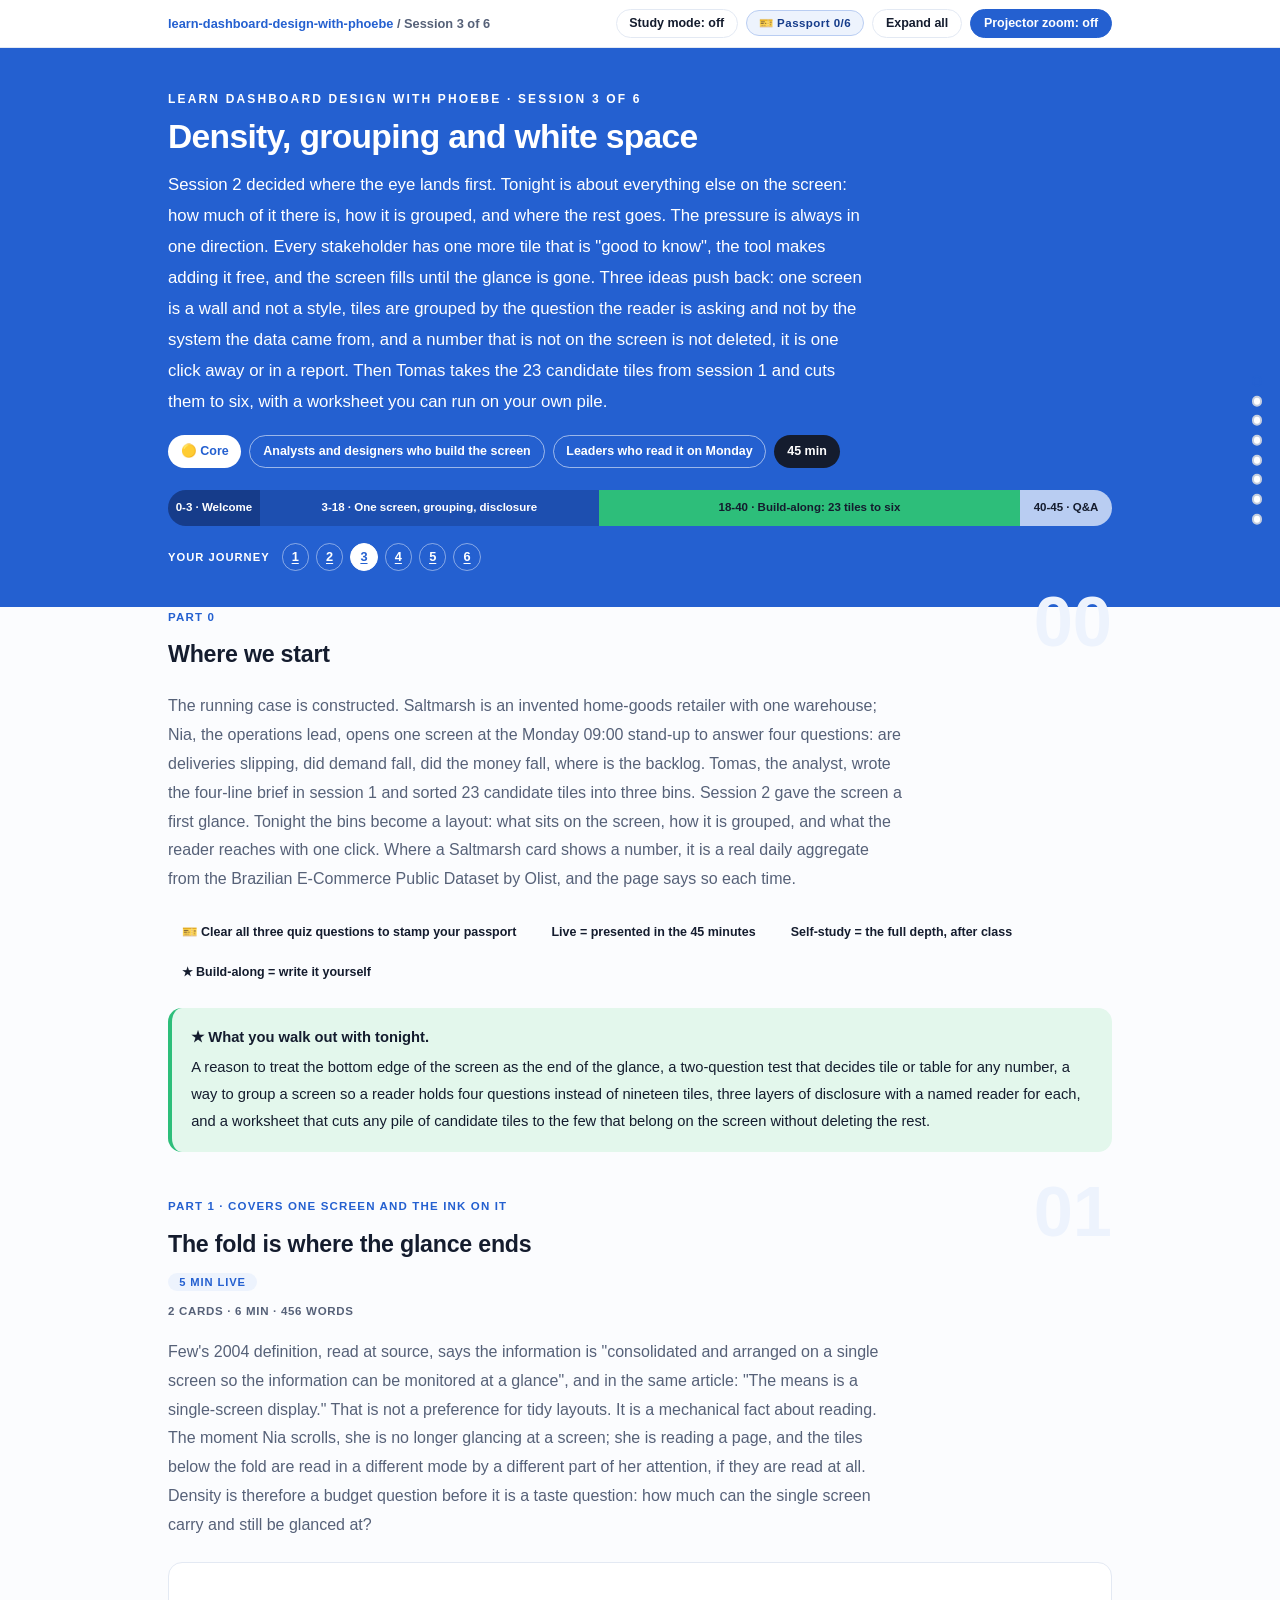
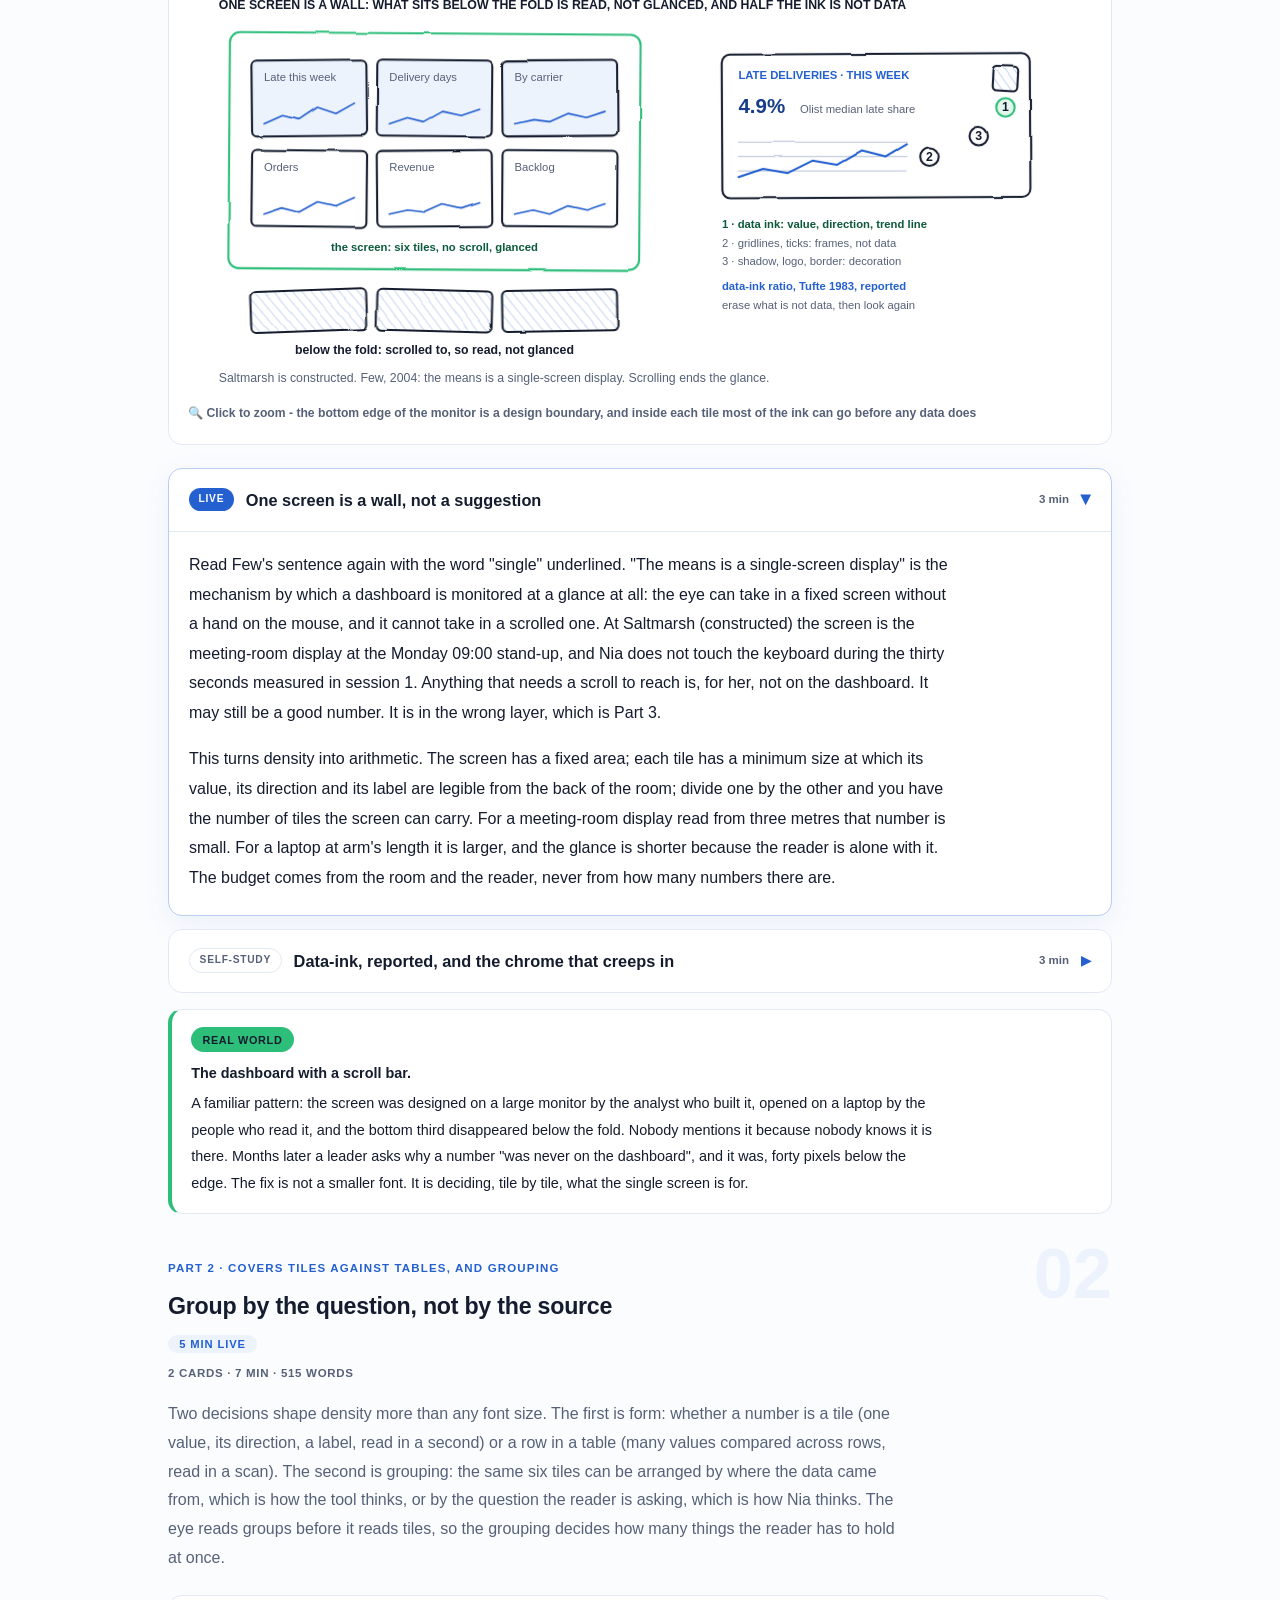
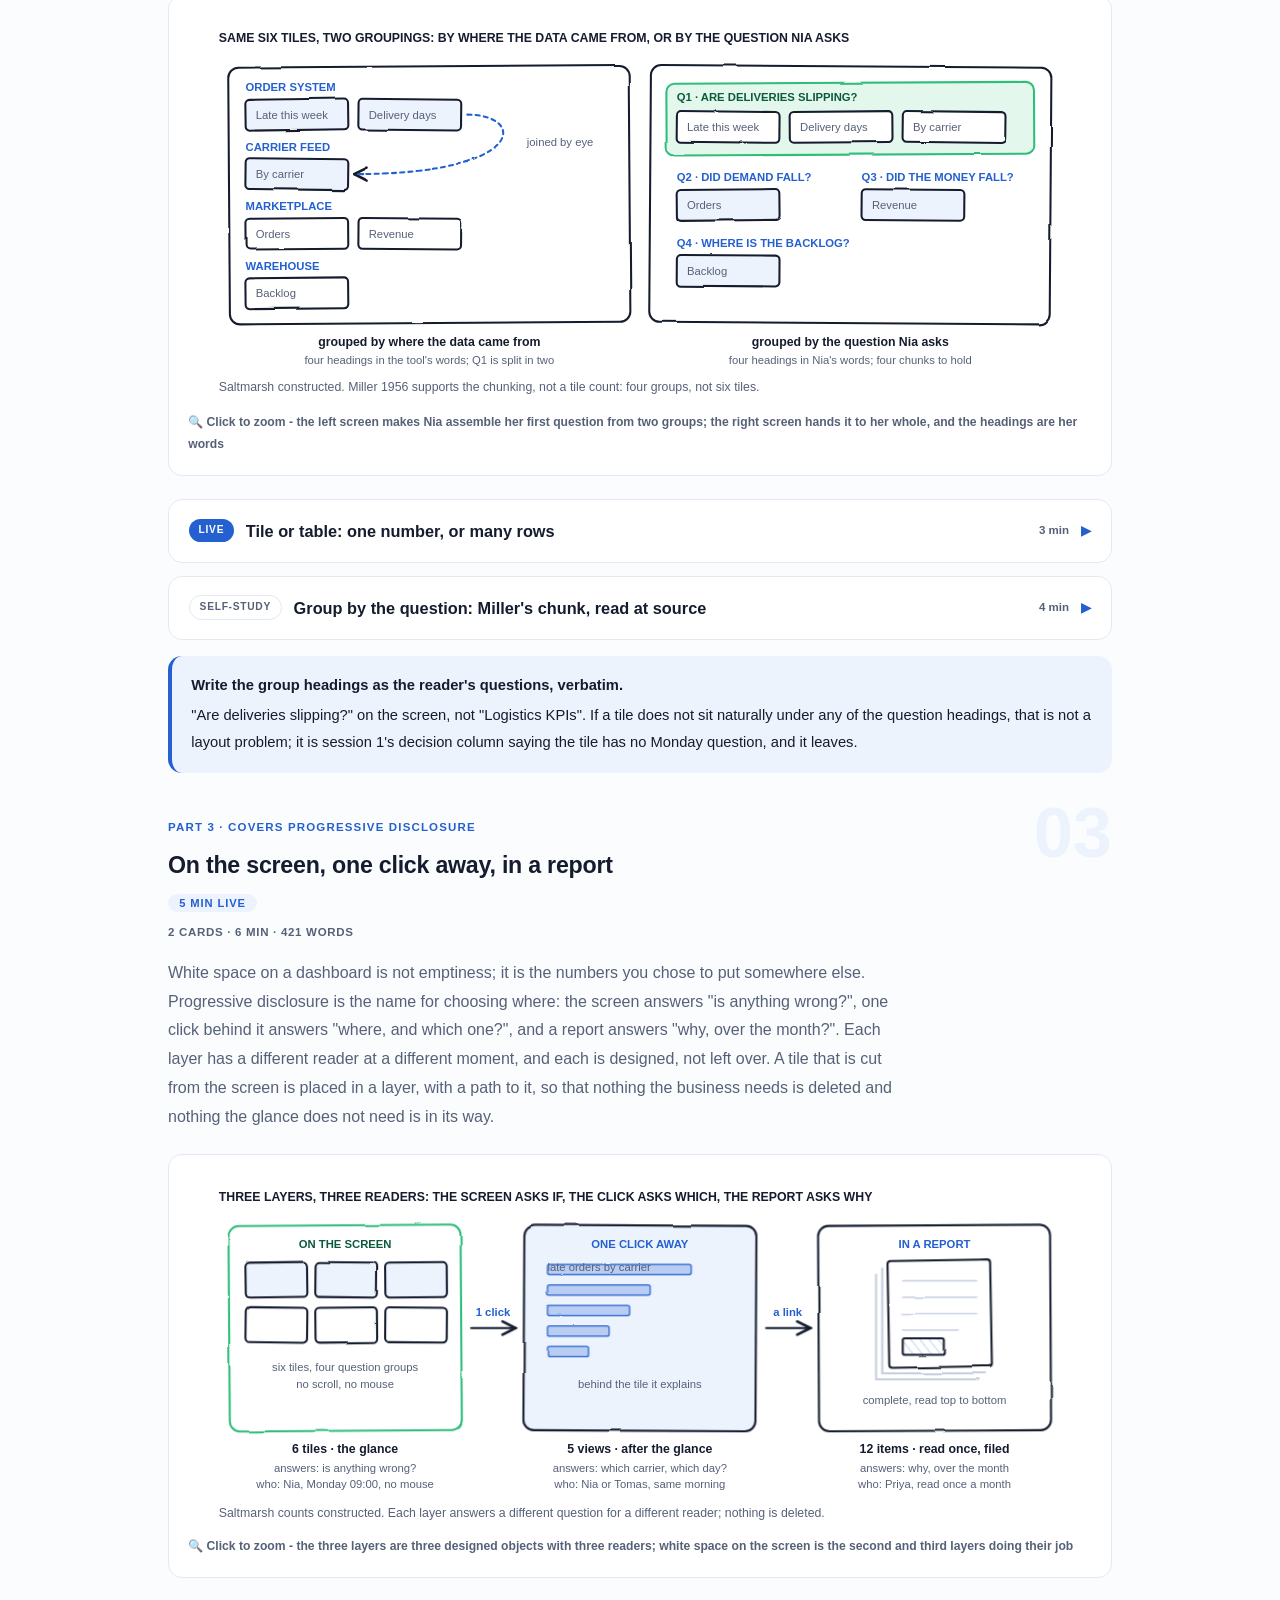
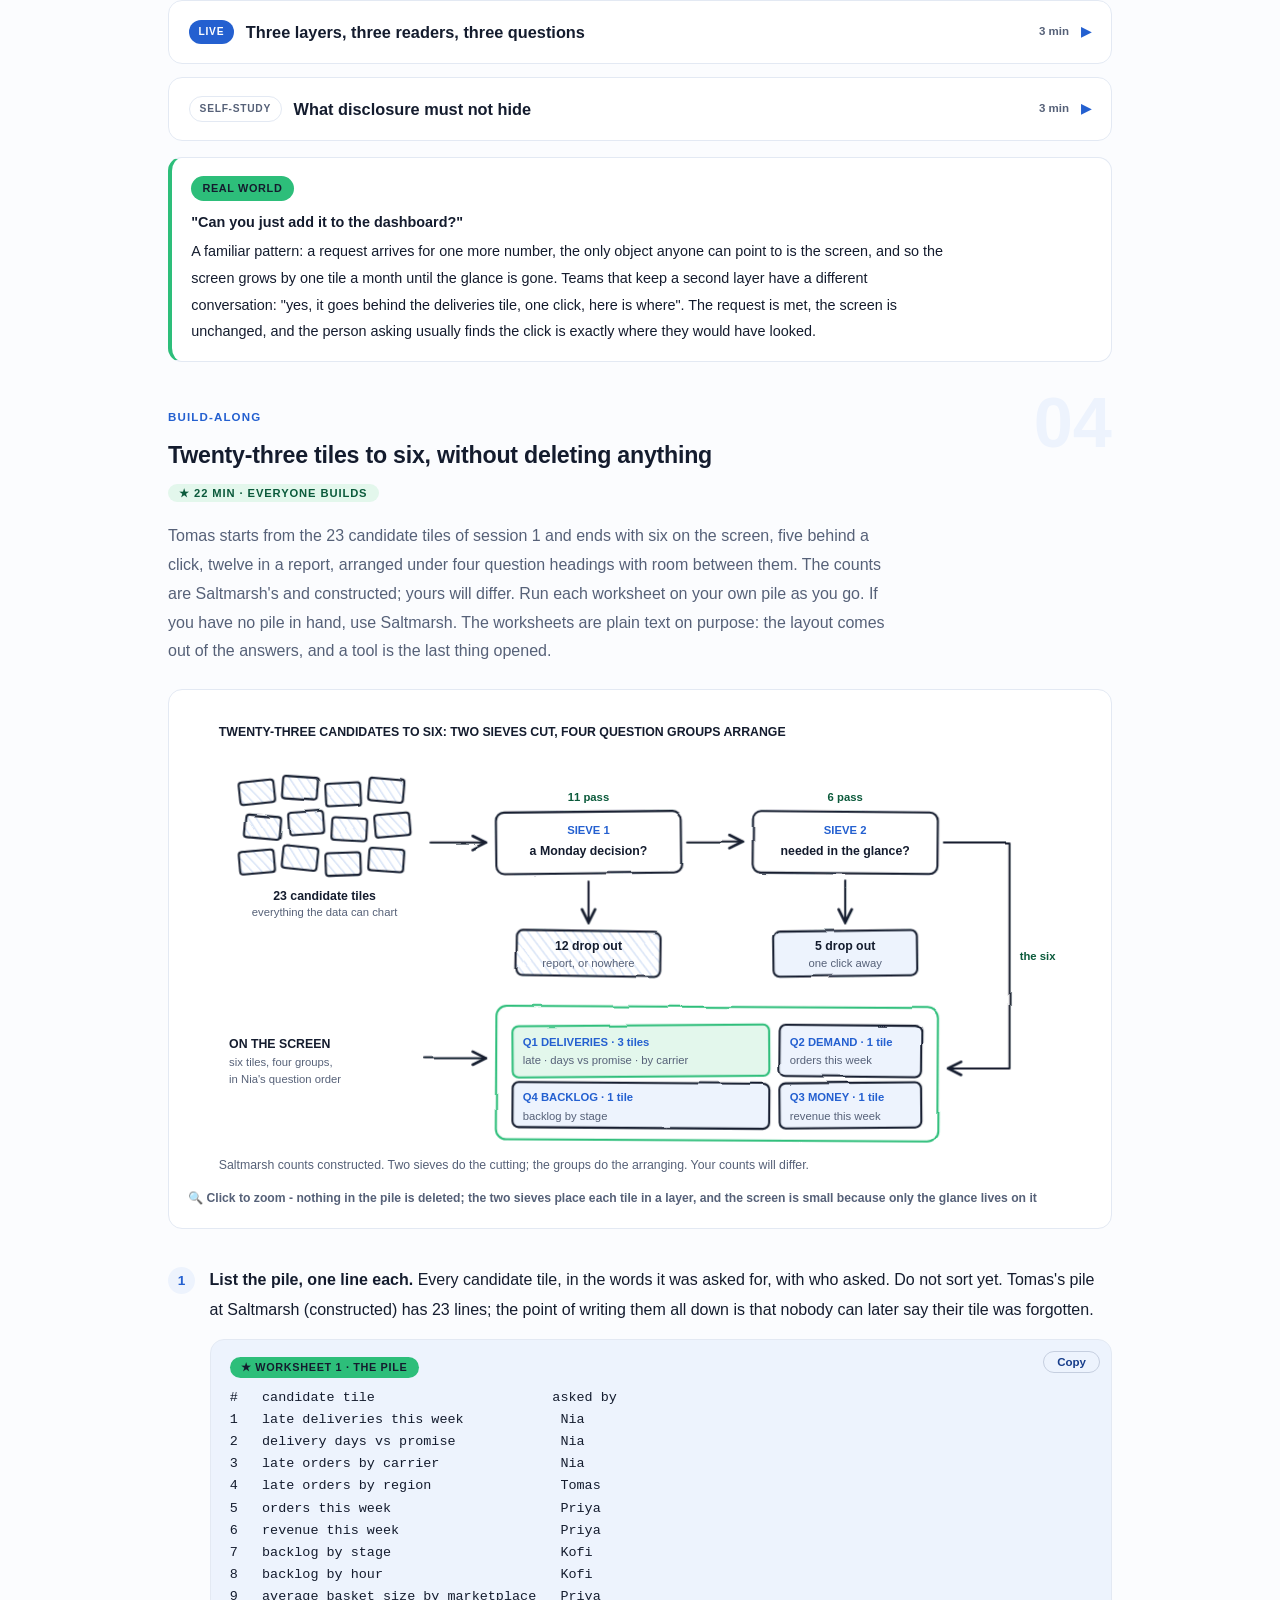
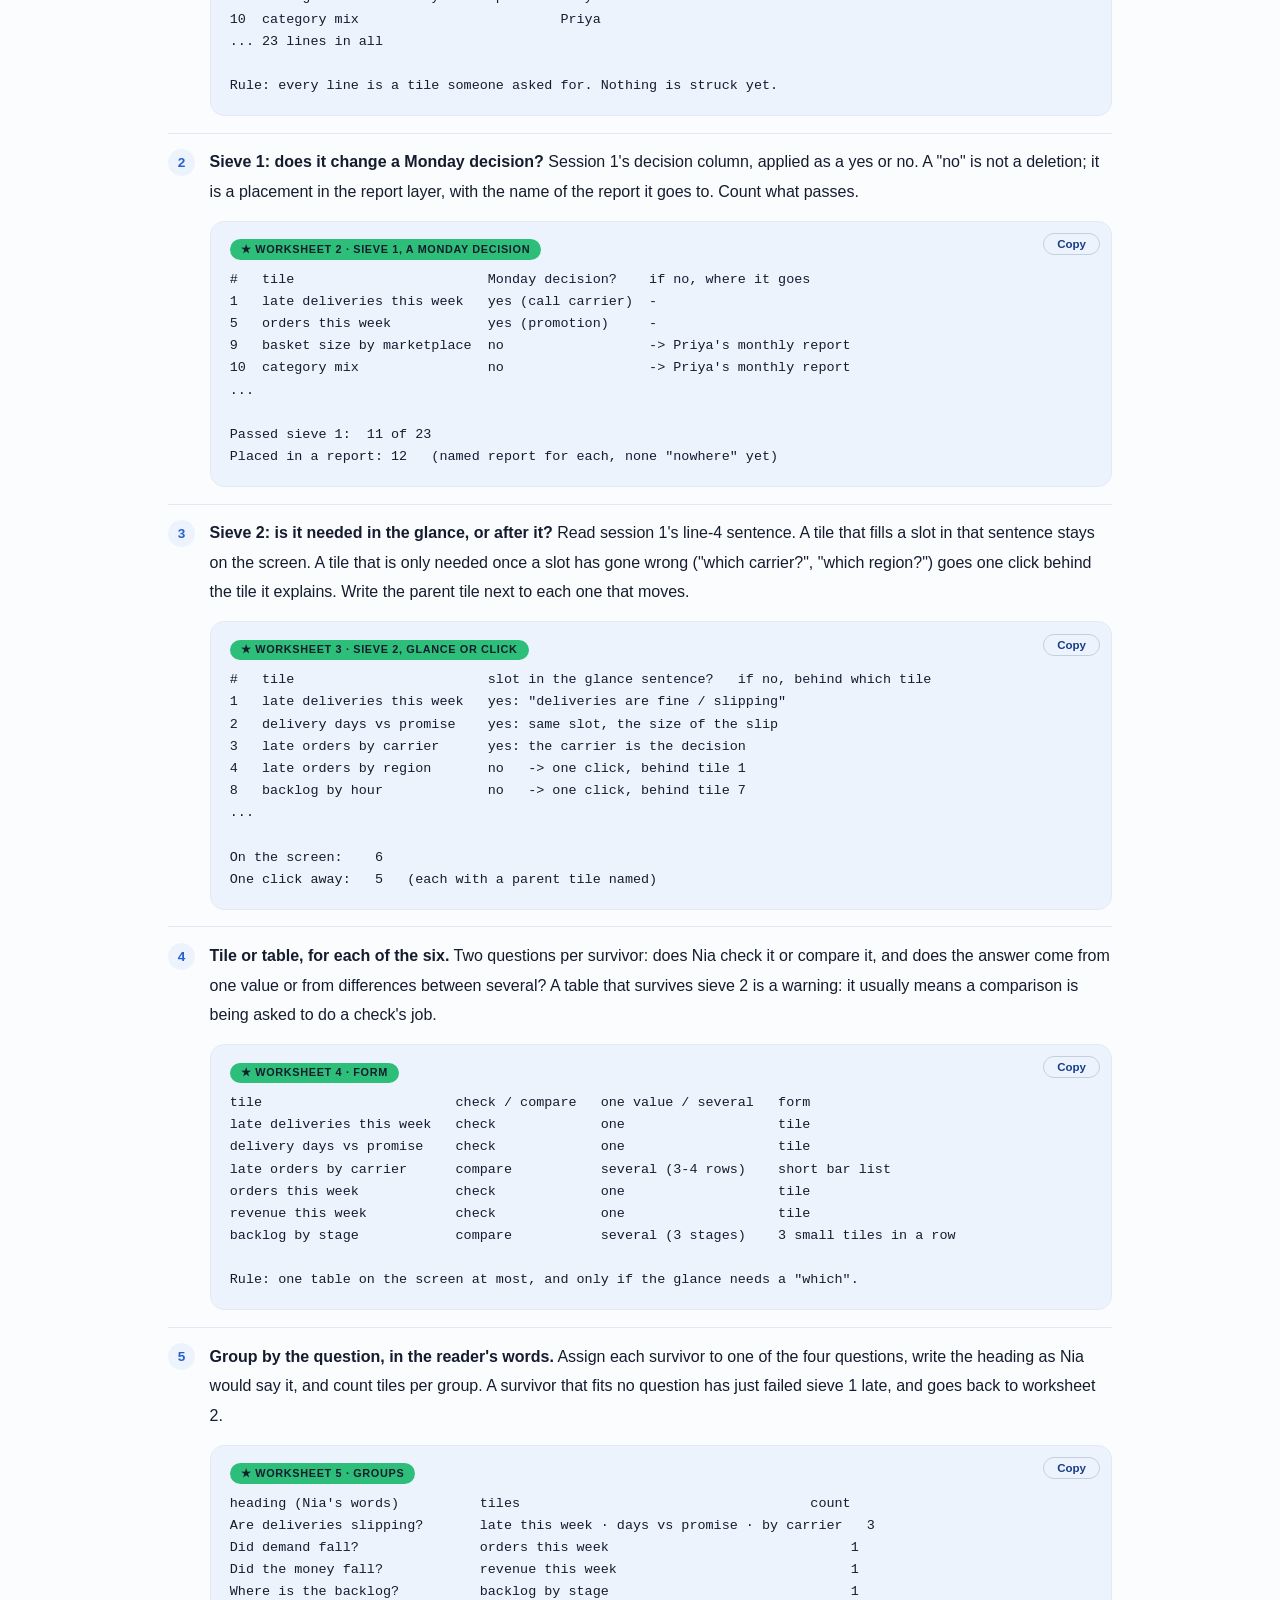
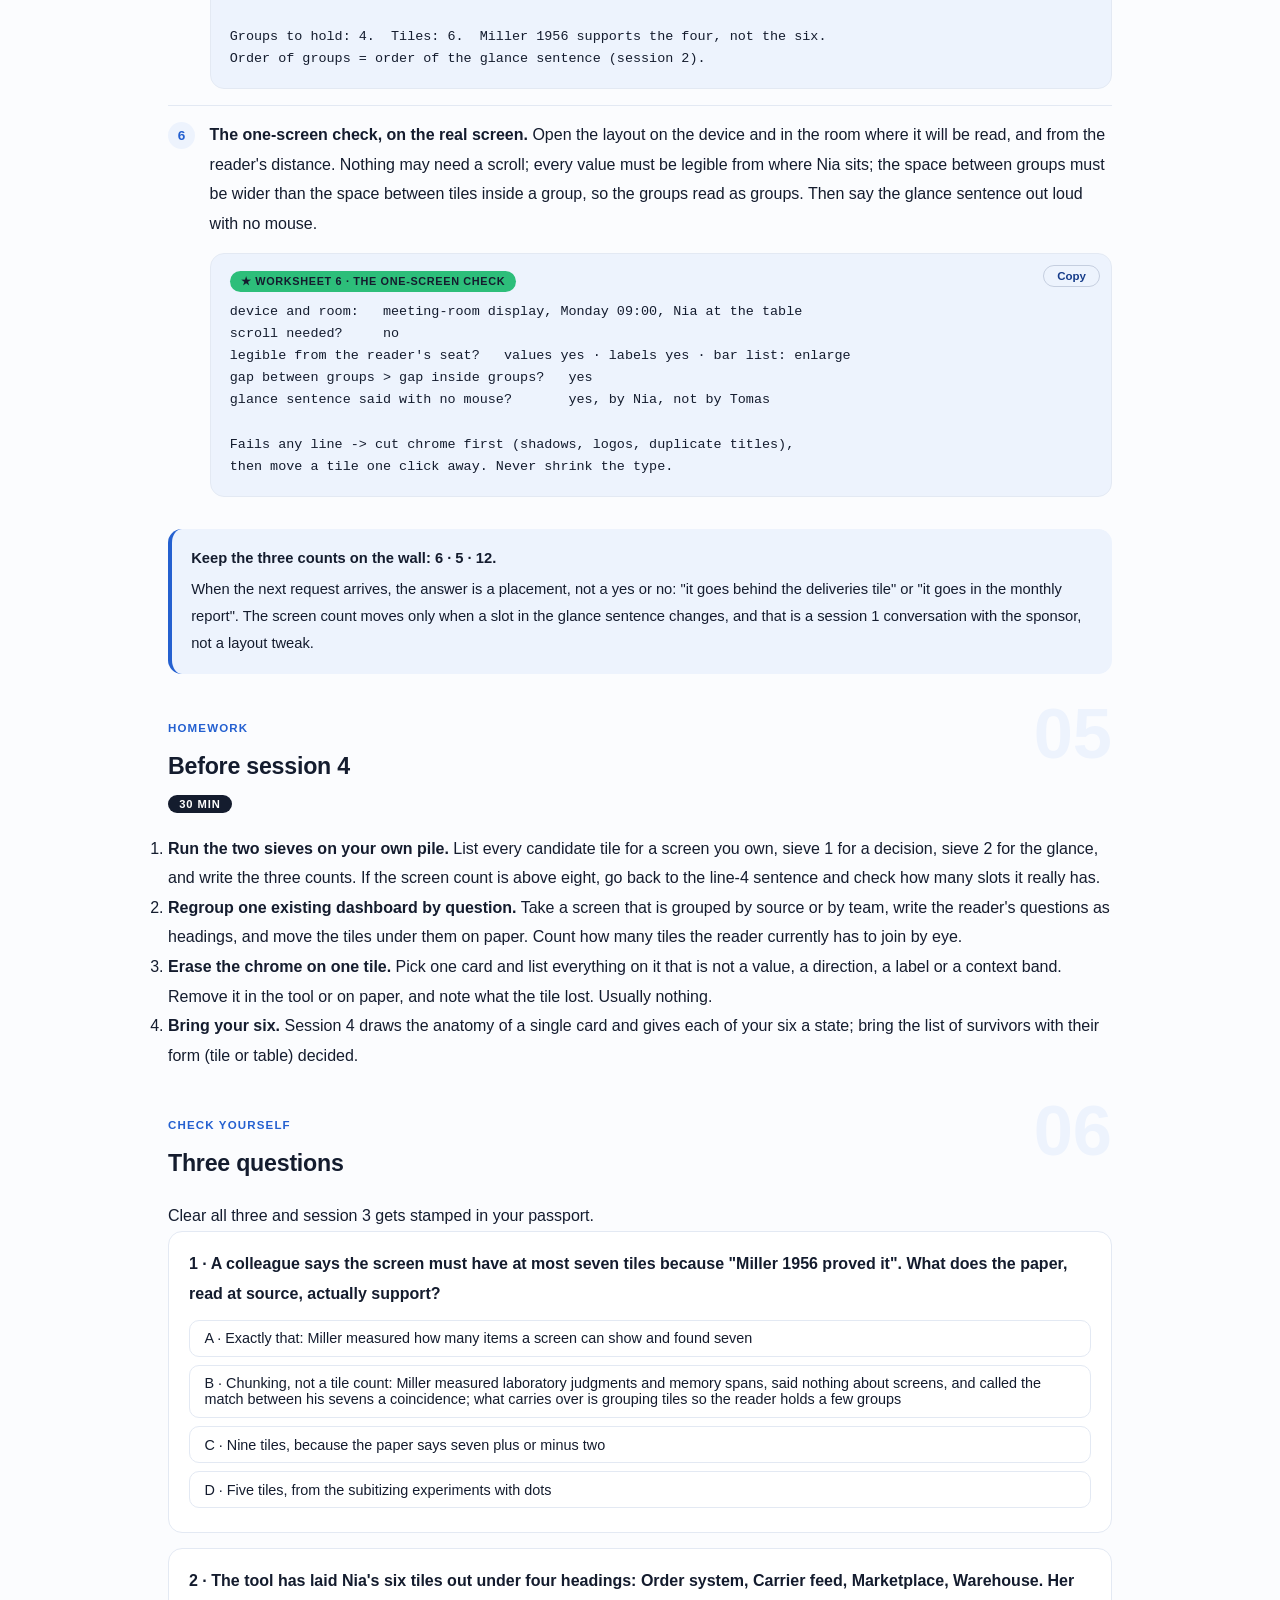
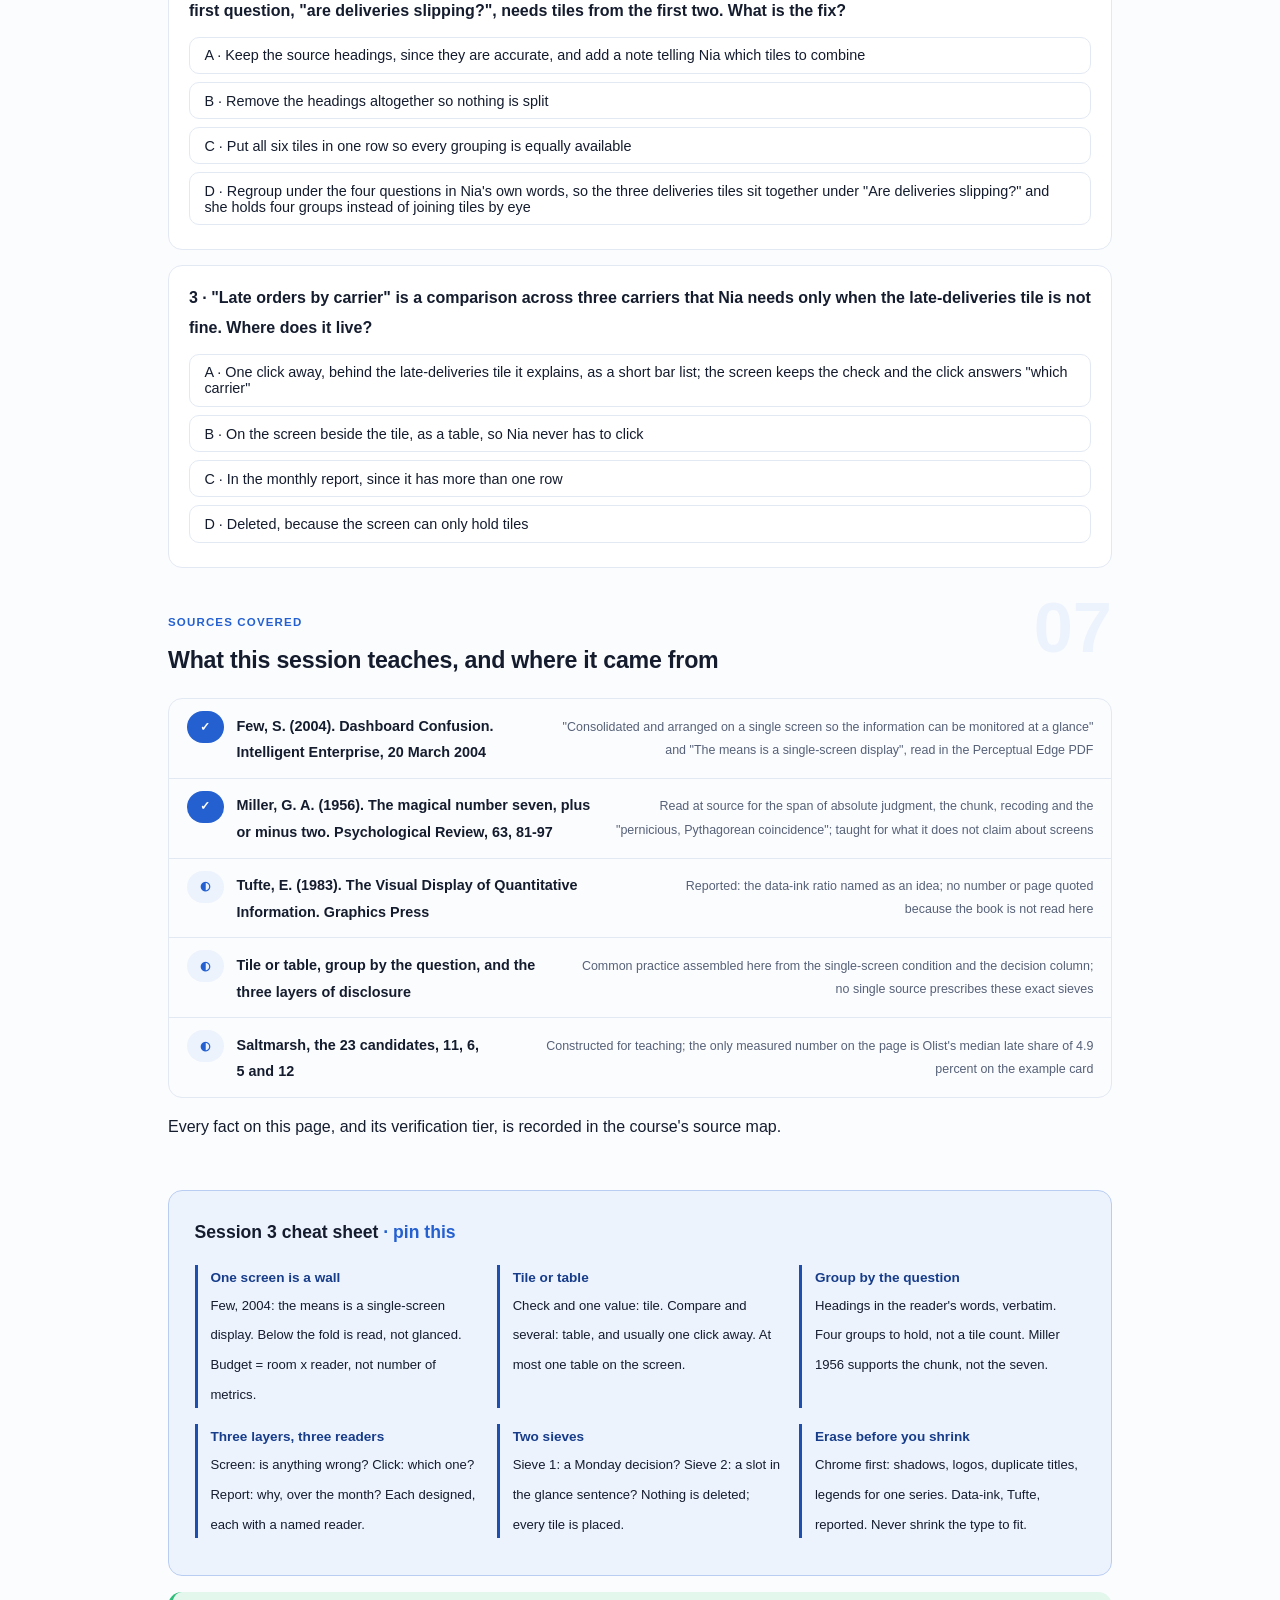
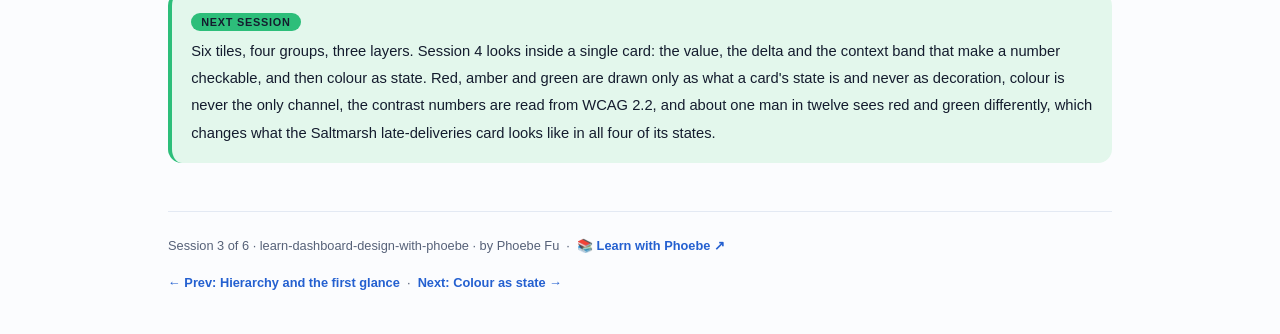
<file: courses/03-density-grouping-white-space.html>
<!DOCTYPE html>
<html lang="en">
<head>
<meta charset="UTF-8">
<meta name="viewport" content="width=device-width, initial-scale=1.0">
<!-- social:start -->
<meta name="description" content="Session 3 of 6. One screen as a hard edge, not a style; tiles against tables; grouping by the question the reader asks rather than by where the data came from; progressive disclosure as three layers for three readers; Tufte's data-ink ratio reported and Miller's seven read for what it does not say about tiles. Build-along: cutting 23 candidate tiles to six.">
<meta property="og:type" content="article">
<meta property="og:site_name" content="Learn with Phoebe">
<meta property="og:title" content="Density, grouping and white space - learn dashboard design with phoebe">
<meta property="og:description" content="Session 3 of 6. One screen, tiles against tables, group by the question, and three layers of disclosure. Twenty-three tiles become six.">
<meta property="og:url" content="https://phoebefu6.github.io/learn-dashboard-design-with-phoebe/courses/03-density-grouping-white-space.html">
<meta property="og:image" content="https://phoebefu6.github.io/learn-dashboard-design-with-phoebe/assets/og-cover.png">
<meta property="og:image:width" content="1200">
<meta property="og:image:height" content="630">
<meta name="twitter:card" content="summary_large_image">
<meta name="twitter:title" content="Density, grouping and white space - learn dashboard design with phoebe">
<meta name="twitter:description" content="Session 3 of 6. The fold ends the glance, groups are chunks the reader can hold, and what is one click away is still part of the design.">
<meta name="twitter:image" content="https://phoebefu6.github.io/learn-dashboard-design-with-phoebe/assets/og-cover.png">
<!-- social:end -->
<title>Session 3 · Density, grouping and white space - learn dashboard design with phoebe</title>
<link rel="stylesheet" href="../assets/style.css?v=1">
</head>
<body>

<div class="toolbar">
  <div class="wrap">
    <span class="crumb"><a href="../index.html">learn-dashboard-design-with-phoebe</a> / Session 3 of 6</span>
    <button class="btn" id="toggle-all" type="button">Expand all</button>
    <button class="btn primary" id="zoom-toggle" type="button">Projector zoom: off</button>
  </div>
</div>

<header class="masthead">
  <div class="wrap">
    <div class="eyebrow">Learn Dashboard Design with Phoebe · Session 3 of 6</div>
    <h1>Density, grouping and <span class="accent">white space</span></h1>
    <p class="sub">Session 2 decided where the eye lands first. Tonight is about everything else on the screen: how much of it there is, how it is grouped, and where the rest goes. The pressure is always in one direction. Every stakeholder has one more tile that is "good to know", the tool makes adding it free, and the screen fills until the glance is gone. Three ideas push back: one screen is a wall and not a style, tiles are grouped by the question the reader is asking and not by the system the data came from, and a number that is not on the screen is not deleted, it is one click away or in a report. Then Tomas takes the 23 candidate tiles from session 1 and cuts them to six, with a worksheet you can run on your own pile.</p>
    <div class="chip-row">
      <span class="chip level">🟡 Core</span>
      <span class="chip audience">Analysts and designers who build the screen</span>
      <span class="chip audience">Leaders who read it on Monday</span>
      <span class="chip time">45 min</span>
    </div>
    <div class="agenda">
      <span class="a1" style="flex:1">0-3 · Welcome</span>
      <span class="a2" style="flex:4">3-18 · One screen, grouping, disclosure</span>
      <span class="a3" style="flex:5">18-40 · Build-along: 23 tiles to six</span>
      <span class="a4" style="flex:1">40-45 · Q&amp;A</span>
    </div>
  </div>
</header>

<main class="wrap">

  <section class="section" id="intro">
    <div class="section-kicker">
      <span class="klabel">Part 0</span>
      <h2>Where we start</h2>
    </div>
    <p class="lede">The running case is constructed. Saltmarsh is an invented home-goods retailer with one warehouse; Nia, the operations lead, opens one screen at the Monday 09:00 stand-up to answer four questions: are deliveries slipping, did demand fall, did the money fall, where is the backlog. Tomas, the analyst, wrote the four-line brief in session 1 and sorted 23 candidate tiles into three bins. Session 2 gave the screen a first glance. Tonight the bins become a layout: what sits on the screen, how it is grouped, and what the reader reaches with one click. Where a Saltmarsh card shows a number, it is a real daily aggregate from the Brazilian E-Commerce Public Dataset by Olist, and the page says so each time.</p>

    <div class="legend">
      <span class="pill">🎫 Clear all three quiz questions to stamp your passport</span>
      <span class="pill">Live = presented in the 45 minutes</span>
      <span class="pill">Self-study = the full depth, after class</span>
      <span class="pill">★ Build-along = write it yourself</span>
    </div>

    <div class="callout win">
      <p><strong>★ What you walk out with tonight.</strong> A reason to treat the bottom edge of the screen as the end of the glance, a two-question test that decides tile or table for any number, a way to group a screen so a reader holds four questions instead of nineteen tiles, three layers of disclosure with a named reader for each, and a worksheet that cuts any pile of candidate tiles to the few that belong on the screen without deleting the rest.</p>
    </div>
  </section>

  <section class="section" id="part-1">
    <div class="section-kicker">
      <span class="klabel">Part 1 · covers one screen and the ink on it</span>
      <h2>The fold is where the glance ends</h2>
      <span class="tag concept">5 min live</span>
    </div>
    <p class="lede">Few's 2004 definition, read at source, says the information is "consolidated and arranged on a single screen so the information can be monitored at a glance", and in the same article: "The means is a single-screen display." That is not a preference for tidy layouts. It is a mechanical fact about reading. The moment Nia scrolls, she is no longer glancing at a screen; she is reading a page, and the tiles below the fold are read in a different mode by a different part of her attention, if they are read at all. Density is therefore a budget question before it is a taste question: how much can the single screen carry and still be glanced at?</p>

    <figure class="zoomable">
      <svg viewBox="0 0 880 400" xmlns="http://www.w3.org/2000/svg" role="img" aria-label="Left, a hand-drawn monitor outlined in signal green holding six tiles in two rows of three: late this week, delivery days, by carrier, orders, revenue, backlog. Below the bottom edge of the monitor, three hachured tiles sit outside the screen, labelled below the fold: scrolled to, so read, not glanced. Right, one tile drawn large with a drop shadow and a logo: a title, the value 4.9 percent labelled Olist's median late share, a trend line over faint gridlines. Three numbered marks point out the ink that is data, the gridlines that frame it, and the shadow and logo that decorate it. A note says Few 2004: the means is a single-screen display; scrolling ends the glance.">
        <defs>
          <filter id="f3aSk" x="-3%" y="-3%" width="106%" height="106%"><feTurbulence type="fractalNoise" baseFrequency="0.02" numOctaves="2" seed="53" result="n"/><feDisplacementMap in="SourceGraphic" in2="n" scale="2.4" xChannelSelector="R" yChannelSelector="G"/></filter>
          <pattern id="f3aHc" patternUnits="userSpaceOnUse" width="7" height="7" patternTransform="rotate(-38)"><line x1="0" y1="0" x2="0" y2="7" stroke="#2460D0" stroke-width="1" opacity=".5"/></pattern>
        </defs>
        <style>
          .f3aH { font: 800 12px Inter, sans-serif; fill: #141C2E; }
          .f3aL { font: 600 12px Inter, sans-serif; fill: #141C2E; }
          .f3aS { font: 400 11px Inter, sans-serif; fill: #566178; }
          .f3aB { font: 800 11px Inter, sans-serif; fill: #0B5A3B; }
          .f3aV { font: 800 20px Inter, sans-serif; fill: #163C8A; }
          .f3aA { font: 700 11px Inter, sans-serif; fill: #2460D0; }
          .f3aN { font: 400 12px Inter, sans-serif; fill: #566178; }
        </style>

        <text class="f3aH" x="30" y="26">ONE SCREEN IS A WALL: WHAT SITS BELOW THE FOLD IS READ, NOT GLANCED, AND HALF THE INK IS NOT DATA</text>

        <g filter="url(#f3aSk)" fill="none" stroke="#141C2E" stroke-width="2" stroke-linecap="round" stroke-linejoin="round">
          <rect x="40" y="50" width="400" height="230" rx="10" transform="rotate(0.4 240 165)" fill="#FFFFFF" stroke="#2DBE7A"/>
          <rect x="62" y="76" width="112" height="74" rx="5" transform="rotate(-0.6 118 113)" fill="#EDF3FD"/>
          <rect x="184" y="76" width="112" height="74" rx="5" transform="rotate(0.5 240 113)" fill="#EDF3FD"/>
          <rect x="306" y="76" width="112" height="74" rx="5" transform="rotate(-0.4 362 113)" fill="#EDF3FD"/>
          <rect x="62" y="164" width="112" height="74" rx="5" transform="rotate(0.6 118 201)" fill="#FFFFFF"/>
          <rect x="184" y="164" width="112" height="74" rx="5" transform="rotate(-0.5 240 201)" fill="#FFFFFF"/>
          <rect x="306" y="164" width="112" height="74" rx="5" transform="rotate(0.4 362 201)" fill="#FFFFFF"/>
          <path d="M74 138 L92 130 L108 134 L126 122 L144 128 L162 118" stroke="#2460D0" stroke-width="1.6"/>
          <path d="M196 138 L214 132 L230 136 L248 126 L266 130 L284 124" stroke="#2460D0" stroke-width="1.6"/>
          <path d="M318 138 L336 134 L352 136 L370 128 L388 132 L406 126" stroke="#2460D0" stroke-width="1.6"/>
          <path d="M74 226 L92 220 L108 224 L126 214 L144 218 L162 210" stroke="#2460D0" stroke-width="1.6"/>
          <path d="M196 226 L214 222 L230 224 L248 216 L266 220 L284 214" stroke="#2460D0" stroke-width="1.6"/>
          <path d="M318 226 L336 222 L352 226 L370 218 L388 222 L406 216" stroke="#2460D0" stroke-width="1.6"/>
          <rect x="62" y="300" width="112" height="40" rx="5" transform="rotate(-2 118 320)" fill="url(#f3aHc)"/>
          <rect x="184" y="300" width="112" height="40" rx="5" transform="rotate(1.5 240 320)" fill="url(#f3aHc)"/>
          <rect x="306" y="300" width="112" height="40" rx="5" transform="rotate(-1 362 320)" fill="url(#f3aHc)"/>

                    <rect x="520" y="70" width="300" height="140" rx="8" transform="rotate(-0.3 670 140)" fill="#FFFFFF"/>
          <rect x="784" y="82" width="24" height="24" rx="4" transform="rotate(3 796 94)" fill="url(#f3aHc)"/>
          <path d="M536 156 L700 156 M536 170 L700 170 M536 184 L700 184" stroke="#C5CEDF" stroke-width="1.2"/>
          <path d="M536 190 L560 182 L584 186 L608 174 L632 178 L656 164 L680 170 L700 158" stroke="#2460D0" stroke-width="2"/>
          <circle cx="796" cy="122" r="9" fill="#E3F7EC" stroke="#2DBE7A"/>
          <circle cx="722" cy="170" r="9" fill="#FFFFFF"/>
          <circle cx="770" cy="150" r="9" fill="#FFFFFF"/>
        </g>

        <text class="f3aS" x="74" y="96">Late this week</text>
        <text class="f3aS" x="196" y="96">Delivery days</text>
        <text class="f3aS" x="318" y="96">By carrier</text>
        <text class="f3aS" x="74" y="184">Orders</text>
        <text class="f3aS" x="196" y="184">Revenue</text>
        <text class="f3aS" x="318" y="184">Backlog</text>
        <text class="f3aB" x="240" y="262" text-anchor="middle">the screen: six tiles, no scroll, glanced</text>
        <text class="f3aL" x="240" y="362" text-anchor="middle">below the fold: scrolled to, so read, not glanced</text>

        <text class="f3aA" x="536" y="94">LATE DELIVERIES · THIS WEEK</text>
        <text class="f3aV" x="536" y="128">4.9%</text>
        <text class="f3aS" x="596" y="128">Olist median late share</text>
        <text class="f3aL" x="796" y="126" text-anchor="middle">1</text>
        <text class="f3aL" x="722" y="174" text-anchor="middle">2</text>
        <text class="f3aL" x="770" y="154" text-anchor="middle">3</text>
        <text class="f3aB" x="520" y="240">1 · data ink: value, direction, trend line</text>
        <text class="f3aS" x="520" y="258">2 · gridlines, ticks: frames, not data</text>
        <text class="f3aS" x="520" y="276">3 · shadow, logo, border: decoration</text>
        <text class="f3aA" x="520" y="300">data-ink ratio, Tufte 1983, reported</text>
        <text class="f3aS" x="520" y="318">erase what is not data, then look again</text>

        <text class="f3aN" x="30" y="390">Saltmarsh is constructed. Few, 2004: the means is a single-screen display. Scrolling ends the glance.</text>
      </svg>
      <figcaption>🔍 Click to zoom - the bottom edge of the monitor is a design boundary, and inside each tile most of the ink can go before any data does</figcaption>
    </figure>

    <details class="card" open>
      <summary><span class="mode live">Live</span>One screen is a wall, not a suggestion<span class="mini">3 min</span><span class="caret">▶</span></summary>
      <div class="body">
        <p>Read Few's sentence again with the word "single" underlined. "The means is a single-screen display" is the mechanism by which a dashboard is monitored at a glance at all: the eye can take in a fixed screen without a hand on the mouse, and it cannot take in a scrolled one. At Saltmarsh (constructed) the screen is the meeting-room display at the Monday 09:00 stand-up, and Nia does not touch the keyboard during the thirty seconds measured in session 1. Anything that needs a scroll to reach is, for her, not on the dashboard. It may still be a good number. It is in the wrong layer, which is Part 3.</p>
        <p>This turns density into arithmetic. The screen has a fixed area; each tile has a minimum size at which its value, its direction and its label are legible from the back of the room; divide one by the other and you have the number of tiles the screen can carry. For a meeting-room display read from three metres that number is small. For a laptop at arm's length it is larger, and the glance is shorter because the reader is alone with it. The budget comes from the room and the reader, never from how many numbers there are.</p>
      </div>
    </details>

    <details class="card">
      <summary><span class="mode self">Self-study</span>Data-ink, reported, and the chrome that creeps in<span class="mini">3 min</span><span class="caret">▶</span></summary>
      <div class="body">
        <p>Edward Tufte's data-ink ratio is reported here rather than read at source: the idea, from <em>The Visual Display of Quantitative Information</em> (1983), is that some of the ink on a chart carries data and the rest carries decoration, framing or repetition, and that the share carrying data should be high. No number is quoted on this page because the book is not read here. The idea is enough. Look at the large tile in the figure: the value, its direction and the eight-week line are the data; the gridlines and ticks frame it; the drop shadow, the logo and the heavy border carry nothing. On a dense screen that chrome is paid for out of the same budget as the tiles, and it is the first thing to erase.</p>
        <p>The chrome creeps in because tools add it by default and because each piece looks harmless on its own. A card border, a shadow, a tool logo in the corner, a duplicated title above the tile and inside it, a legend for a single series, axis labels on a sparkline nobody reads at a glance. Six of these on six tiles is thirty-six things that are not data on a screen meant to be read in thirty seconds. Chart form itself, and which marks carry data best, belong to Dataviz: https://phoebefu6.github.io/learn-dataviz-with-phoebe/. Tonight's rule is narrower: anything on the screen that is not a value, a direction, a label or a context band must argue for its place.</p>
      </div>
    </details>

    <div class="callout example">
      <span class="ex-pill">Real world</span>
      <p><strong>The dashboard with a scroll bar.</strong> A familiar pattern: the screen was designed on a large monitor by the analyst who built it, opened on a laptop by the people who read it, and the bottom third disappeared below the fold. Nobody mentions it because nobody knows it is there. Months later a leader asks why a number "was never on the dashboard", and it was, forty pixels below the edge. The fix is not a smaller font. It is deciding, tile by tile, what the single screen is for.</p>
    </div>
  </section>

  <section class="section" id="part-2">
    <div class="section-kicker">
      <span class="klabel">Part 2 · covers tiles against tables, and grouping</span>
      <h2>Group by the question, not by the source</h2>
      <span class="tag concept">5 min live</span>
    </div>
    <p class="lede">Two decisions shape density more than any font size. The first is form: whether a number is a tile (one value, its direction, a label, read in a second) or a row in a table (many values compared across rows, read in a scan). The second is grouping: the same six tiles can be arranged by where the data came from, which is how the tool thinks, or by the question the reader is asking, which is how Nia thinks. The eye reads groups before it reads tiles, so the grouping decides how many things the reader has to hold at once.</p>

    <figure class="zoomable">
      <svg viewBox="0 0 880 376" xmlns="http://www.w3.org/2000/svg" role="img" aria-label="Two hand-drawn screens holding the same six tiles. Left, grouped by where the data came from: order system holds late this week and delivery days, carrier feed holds by carrier, marketplace holds orders and revenue, warehouse holds backlog; a curved arrow from delivery days to by carrier is labelled joined by eye. Right, grouped by the question Nia asks: question one, are deliveries slipping, outlined in signal green, holds late this week, delivery days and by carrier together; question two did demand fall holds orders; question three did the money fall holds revenue; question four where is the backlog holds backlog. Captions: four headings in the tool's words with question one split, against four headings in Nia's words, four chunks to hold.">
        <defs>
          <filter id="f3bSk" x="-3%" y="-3%" width="106%" height="106%"><feTurbulence type="fractalNoise" baseFrequency="0.02" numOctaves="2" seed="59" result="n"/><feDisplacementMap in="SourceGraphic" in2="n" scale="2.4" xChannelSelector="R" yChannelSelector="G"/></filter>
          <marker id="f3bAr" viewBox="0 0 10 10" refX="9" refY="5" markerWidth="8" markerHeight="8" orient="auto"><path d="M1 1 L9 5 L1 9" fill="none" stroke="#141C2E" stroke-width="1.6" stroke-linecap="round"/></marker>
        </defs>
        <style>
          .f3bH { font: 800 12px Inter, sans-serif; fill: #141C2E; }
          .f3bL { font: 600 12px Inter, sans-serif; fill: #141C2E; }
          .f3bS { font: 400 11px Inter, sans-serif; fill: #566178; }
          .f3bB { font: 800 11px Inter, sans-serif; fill: #0B5A3B; }
          .f3bA { font: 700 11px Inter, sans-serif; fill: #2460D0; }
          .f3bN { font: 400 12px Inter, sans-serif; fill: #566178; }
        </style>

        <text class="f3bH" x="30" y="26">SAME SIX TILES, TWO GROUPINGS: BY WHERE THE DATA CAME FROM, OR BY THE QUESTION NIA ASKS</text>

        <g filter="url(#f3bSk)" fill="none" stroke="#141C2E" stroke-width="2" stroke-linecap="round" stroke-linejoin="round">
          <rect x="40" y="50" width="390" height="250" rx="10" transform="rotate(-0.4 235 175)" fill="#FFFFFF"/>
          <rect x="56" y="82" width="100" height="30" rx="4" transform="rotate(-0.8 106 97)" fill="#EDF3FD"/>
          <rect x="166" y="82" width="100" height="30" rx="4" transform="rotate(0.6 216 97)" fill="#EDF3FD"/>
          <rect x="56" y="140" width="100" height="30" rx="4" transform="rotate(0.7 106 155)" fill="#EDF3FD"/>
          <rect x="56" y="198" width="100" height="30" rx="4" transform="rotate(-0.5 106 213)" fill="#FFFFFF"/>
          <rect x="166" y="198" width="100" height="30" rx="4" transform="rotate(0.5 216 213)" fill="#FFFFFF"/>
          <rect x="56" y="256" width="100" height="30" rx="4" transform="rotate(-0.6 106 271)" fill="#FFFFFF"/>
          <path d="M272 97 C330 97 330 155 162 155" stroke="#2460D0" stroke-dasharray="4 4" marker-end="url(#f3bAr)"/>

          <rect x="450" y="50" width="390" height="250" rx="10" transform="rotate(0.4 645 175)" fill="#FFFFFF"/>
          <rect x="466" y="66" width="358" height="70" rx="8" transform="rotate(-0.3 645 101)" fill="#E3F7EC" stroke="#2DBE7A"/>
          <rect x="476" y="94" width="100" height="30" rx="4" transform="rotate(0.6 526 109)" fill="#FFFFFF"/>
          <rect x="586" y="94" width="100" height="30" rx="4" transform="rotate(-0.5 636 109)" fill="#FFFFFF"/>
          <rect x="696" y="94" width="100" height="30" rx="4" transform="rotate(0.7 746 109)" fill="#FFFFFF"/>
          <rect x="476" y="170" width="100" height="30" rx="4" transform="rotate(-0.6 526 185)" fill="#EDF3FD"/>
          <rect x="656" y="170" width="100" height="30" rx="4" transform="rotate(0.5 706 185)" fill="#EDF3FD"/>
          <rect x="476" y="234" width="100" height="30" rx="4" transform="rotate(0.4 526 249)" fill="#EDF3FD"/>
        </g>

        <text class="f3bA" x="56" y="74">ORDER SYSTEM</text>
        <text class="f3bS" x="66" y="101">Late this week</text>
        <text class="f3bS" x="176" y="101">Delivery days</text>
        <text class="f3bA" x="56" y="132">CARRIER FEED</text>
        <text class="f3bS" x="66" y="159">By carrier</text>
        <text class="f3bS" x="330" y="128">joined by eye</text>
        <text class="f3bA" x="56" y="190">MARKETPLACE</text>
        <text class="f3bS" x="66" y="217">Orders</text>
        <text class="f3bS" x="176" y="217">Revenue</text>
        <text class="f3bA" x="56" y="248">WAREHOUSE</text>
        <text class="f3bS" x="66" y="275">Backlog</text>

        <text class="f3bB" x="476" y="84">Q1 · ARE DELIVERIES SLIPPING?</text>
        <text class="f3bS" x="486" y="113">Late this week</text>
        <text class="f3bS" x="596" y="113">Delivery days</text>
        <text class="f3bS" x="706" y="113">By carrier</text>
        <text class="f3bA" x="476" y="162">Q2 · DID DEMAND FALL?</text>
        <text class="f3bS" x="486" y="189">Orders</text>
        <text class="f3bA" x="656" y="162">Q3 · DID THE MONEY FALL?</text>
        <text class="f3bS" x="666" y="189">Revenue</text>
        <text class="f3bA" x="476" y="226">Q4 · WHERE IS THE BACKLOG?</text>
        <text class="f3bS" x="486" y="253">Backlog</text>

        <text class="f3bL" x="235" y="322" text-anchor="middle">grouped by where the data came from</text>
        <text class="f3bS" x="235" y="340" text-anchor="middle">four headings in the tool's words; Q1 is split in two</text>
        <text class="f3bL" x="645" y="322" text-anchor="middle">grouped by the question Nia asks</text>
        <text class="f3bS" x="645" y="340" text-anchor="middle">four headings in Nia's words; four chunks to hold</text>

        <text class="f3bN" x="30" y="366">Saltmarsh constructed. Miller 1956 supports the chunking, not a tile count: four groups, not six tiles.</text>
      </svg>
      <figcaption>🔍 Click to zoom - the left screen makes Nia assemble her first question from two groups; the right screen hands it to her whole, and the headings are her words</figcaption>
    </figure>

    <details class="card">
      <summary><span class="mode live">Live</span>Tile or table: one number, or many rows<span class="mini">3 min</span><span class="caret">▶</span></summary>
      <div class="body">
        <p>A tile is for a number the reader checks: one value, its direction since last time, its label, and (from session 4) its state. It is read in about a second and it answers yes or no. A table is for numbers the reader compares: several rows of the same measure, scanned to find the biggest, the odd one, the one that moved. It is read in a scan, not a glance, and it answers "which one". Two questions decide the form for any candidate: <strong>does Nia check it or compare it?</strong> and <strong>does the answer come from one value or from the differences between several?</strong> Check and one value: tile. Compare and several: table.</p>
        <p>At Saltmarsh (constructed) "late deliveries this week" is a tile: one share, one direction, checked. "Late orders by carrier" is a comparison across three or four carriers, so it is a table or a short bar list, and it is only needed when the tile is not fine. That already tells you where it lives: not beside the tile competing for the glance, but one click behind it. Tables on the single screen are the commonest density failure, because a table is a grid of numbers that all look equally important, and the glance has nowhere to land.</p>
      </div>
    </details>

    <details class="card">
      <summary><span class="mode self">Self-study</span>Group by the question: Miller's chunk, read at source<span class="mini">4 min</span><span class="caret">▶</span></summary>
      <div class="body">
        <p>Tools group by data source because that is how the data arrived: the order system, the carrier feed, the marketplace export, the warehouse system. The reader groups by the question in her head. When those two disagree, the reader does the joining work herself every Monday, and in the figure that is the dashed arrow: Nia's "are deliveries slipping" is answered by two tiles under "order system" and one under "carrier feed", and she carries the first two in her head while she finds the third. Group by the question, name each group in her words, and the join disappears. Four headings that are questions also do a second job: they tell a new reader what the screen is for without a manual.</p>
        <p>The usual citation for group size is George Miller's 1956 paper, "The magical number seven, plus or minus two", read here at source. It is worth being exact about what it does not say. Miller's seven is the span of absolute judgment for one-dimensional stimuli in laboratory tasks (tones, loudness, line lengths and positions) and the span of immediate memory counted in chunks. The paper says nothing about screens, displays of information, or how many items belong on one; its closing words call the match between the two sevens "only a pernicious, Pythagorean coincidence". So "no more than seven tiles, Miller said so" is an extrapolation Miller did not make. What the paper does support is the move he calls recoding: a chunk can carry more if its parts are grouped, which is exactly what a question heading does. Design for four groups the reader can hold, not for a tile count. Miller also notes that adding dimensions raises total capacity while lowering accuracy per attribute, which is a fair warning against tiles that encode three things at once.</p>
      </div>
    </details>

    <div class="callout tip">
      <p><strong>Write the group headings as the reader's questions, verbatim.</strong> "Are deliveries slipping?" on the screen, not "Logistics KPIs". If a tile does not sit naturally under any of the question headings, that is not a layout problem; it is session 1's decision column saying the tile has no Monday question, and it leaves.</p>
    </div>
  </section>

  <section class="section" id="part-3">
    <div class="section-kicker">
      <span class="klabel">Part 3 · covers progressive disclosure</span>
      <h2>On the screen, one click away, in a report</h2>
      <span class="tag concept">5 min live</span>
    </div>
    <p class="lede">White space on a dashboard is not emptiness; it is the numbers you chose to put somewhere else. Progressive disclosure is the name for choosing where: the screen answers "is anything wrong?", one click behind it answers "where, and which one?", and a report answers "why, over the month?". Each layer has a different reader at a different moment, and each is designed, not left over. A tile that is cut from the screen is placed in a layer, with a path to it, so that nothing the business needs is deleted and nothing the glance does not need is in its way.</p>

    <figure class="zoomable">
      <svg viewBox="0 0 880 342" xmlns="http://www.w3.org/2000/svg" role="img" aria-label="Three hand-drawn panels left to right joined by arrows. On the screen, outlined in signal green, holds six small tiles: six tiles, the glance; answers is anything wrong; who, Nia at Monday 09:00 with no mouse. An arrow labelled one click leads to the middle panel, a breakdown of late orders by carrier drawn as five bars: five views, after the glance; answers which carrier, which day; who, Nia or Tomas, same morning. An arrow labelled a link leads to the right panel, a stack of pages: twelve items, read once and filed; answers why, over the month; who, Priya, read once a month. A note says each layer answers a different question for a different reader and nothing is deleted.">
        <defs>
          <filter id="f3cSk" x="-3%" y="-3%" width="106%" height="106%"><feTurbulence type="fractalNoise" baseFrequency="0.02" numOctaves="2" seed="67" result="n"/><feDisplacementMap in="SourceGraphic" in2="n" scale="2.4" xChannelSelector="R" yChannelSelector="G"/></filter>
          <pattern id="f3cHc" patternUnits="userSpaceOnUse" width="7" height="7" patternTransform="rotate(-38)"><line x1="0" y1="0" x2="0" y2="7" stroke="#2460D0" stroke-width="1" opacity=".5"/></pattern>
          <marker id="f3cAr" viewBox="0 0 10 10" refX="9" refY="5" markerWidth="8" markerHeight="8" orient="auto"><path d="M1 1 L9 5 L1 9" fill="none" stroke="#141C2E" stroke-width="1.6" stroke-linecap="round"/></marker>
        </defs>
        <style>
          .f3cH { font: 800 12px Inter, sans-serif; fill: #141C2E; }
          .f3cL { font: 600 12px Inter, sans-serif; fill: #141C2E; }
          .f3cS { font: 400 11px Inter, sans-serif; fill: #566178; }
          .f3cB { font: 800 11px Inter, sans-serif; fill: #0B5A3B; }
          .f3cA { font: 700 11px Inter, sans-serif; fill: #2460D0; }
          .f3cN { font: 400 12px Inter, sans-serif; fill: #566178; }
        </style>

        <text class="f3cH" x="30" y="26">THREE LAYERS, THREE READERS: THE SCREEN ASKS IF, THE CLICK ASKS WHICH, THE REPORT ASKS WHY</text>

        <g filter="url(#f3cSk)" fill="none" stroke="#141C2E" stroke-width="2" stroke-linecap="round" stroke-linejoin="round">
          <rect x="40" y="50" width="226" height="200" rx="10" transform="rotate(-0.4 153 150)" fill="#FFFFFF" stroke="#2DBE7A"/>
          <rect x="56" y="86" width="60" height="34" rx="4" transform="rotate(-0.8 86 103)" fill="#EDF3FD"/>
          <rect x="124" y="86" width="60" height="34" rx="4" transform="rotate(0.6 154 103)" fill="#EDF3FD"/>
          <rect x="192" y="86" width="60" height="34" rx="4" transform="rotate(-0.5 222 103)" fill="#EDF3FD"/>
          <rect x="56" y="130" width="60" height="34" rx="4" transform="rotate(0.7 86 147)" fill="#FFFFFF"/>
          <rect x="124" y="130" width="60" height="34" rx="4" transform="rotate(-0.6 154 147)" fill="#FFFFFF"/>
          <rect x="192" y="130" width="60" height="34" rx="4" transform="rotate(0.5 222 147)" fill="#FFFFFF"/>
          <path d="M276 150 L319 150" marker-end="url(#f3cAr)"/>

          <rect x="327" y="50" width="226" height="200" rx="10" transform="rotate(0.3 440 150)" fill="#EDF3FD"/>
          <rect x="350" y="88" width="140" height="10" rx="2" fill="#B9CDF2" stroke="#2460D0" stroke-width="1.2"/>
          <rect x="350" y="108" width="100" height="10" rx="2" fill="#B9CDF2" stroke="#2460D0" stroke-width="1.2"/>
          <rect x="350" y="128" width="80" height="10" rx="2" fill="#B9CDF2" stroke="#2460D0" stroke-width="1.2"/>
          <rect x="350" y="148" width="60" height="10" rx="2" fill="#B9CDF2" stroke="#2460D0" stroke-width="1.2"/>
          <rect x="350" y="168" width="40" height="10" rx="2" fill="#B9CDF2" stroke="#2460D0" stroke-width="1.2"/>
          <path d="M563 150 L606 150" marker-end="url(#f3cAr)"/>

          <rect x="614" y="50" width="226" height="200" rx="10" transform="rotate(-0.3 727 150)" fill="#FFFFFF"/>
          <path d="M676 92 L676 194 L776 194" stroke="#C5CEDF"/>
          <path d="M670 98 L670 200 L770 200" stroke="#C5CEDF"/>
          <rect x="682" y="84" width="100" height="104" rx="3" transform="rotate(-1 732 136)" fill="#FFFFFF"/>
          <path d="M696 104 L768 104 M696 120 L768 120 M696 136 L768 136 M696 152 L750 152" stroke="#C5CEDF" stroke-width="1.4"/>
          <rect x="696" y="160" width="40" height="16" rx="2" fill="url(#f3cHc)"/>
        </g>

        <text class="f3cB" x="153" y="72" text-anchor="middle">ON THE SCREEN</text>
        <text class="f3cS" x="153" y="192" text-anchor="middle">six tiles, four question groups</text>
        <text class="f3cS" x="153" y="208" text-anchor="middle">no scroll, no mouse</text>
        <text class="f3cA" x="297" y="138" text-anchor="middle">1 click</text>
        <text class="f3cA" x="440" y="72" text-anchor="middle">ONE CLICK AWAY</text>
        <text class="f3cS" x="350" y="94">late orders by carrier</text>
        <text class="f3cS" x="440" y="208" text-anchor="middle">behind the tile it explains</text>
        <text class="f3cA" x="584" y="138" text-anchor="middle">a link</text>
        <text class="f3cA" x="727" y="72" text-anchor="middle">IN A REPORT</text>
        <text class="f3cS" x="727" y="224" text-anchor="middle">complete, read top to bottom</text>

        <text class="f3cL" x="153" y="272" text-anchor="middle">6 tiles · the glance</text>
        <text class="f3cS" x="153" y="290" text-anchor="middle">answers: is anything wrong?</text>
        <text class="f3cS" x="153" y="306" text-anchor="middle">who: Nia, Monday 09:00, no mouse</text>
        <text class="f3cL" x="440" y="272" text-anchor="middle">5 views · after the glance</text>
        <text class="f3cS" x="440" y="290" text-anchor="middle">answers: which carrier, which day?</text>
        <text class="f3cS" x="440" y="306" text-anchor="middle">who: Nia or Tomas, same morning</text>
        <text class="f3cL" x="727" y="272" text-anchor="middle">12 items · read once, filed</text>
        <text class="f3cS" x="727" y="290" text-anchor="middle">answers: why, over the month</text>
        <text class="f3cS" x="727" y="306" text-anchor="middle">who: Priya, read once a month</text>

        <text class="f3cN" x="30" y="334">Saltmarsh counts constructed. Each layer answers a different question for a different reader; nothing is deleted.</text>
      </svg>
      <figcaption>🔍 Click to zoom - the three layers are three designed objects with three readers; white space on the screen is the second and third layers doing their job</figcaption>
    </figure>

    <details class="card">
      <summary><span class="mode live">Live</span>Three layers, three readers, three questions<span class="mini">3 min</span><span class="caret">▶</span></summary>
      <div class="body">
        <p>The screen is for "is anything wrong?", and its reader is Nia at the Monday 09:00 stand-up with no mouse in her hand. Everything on it is a check. <strong>One click away</strong> is for "where, and which one?", and its reader is Nia or Tomas, the same morning, after the glance has found something: the late-deliveries tile is red, so she clicks it and sees late orders by carrier, by region, by weekday. Those views sit behind the tile they explain, so the click is a question and the view is its answer. <strong>A report</strong> is for "why, over the month?", read once, top to bottom, by Priya, with the twelve things she asked about that have no Monday decision.</p>
        <p>Each layer is designed. At Saltmarsh (constructed) the five one-click views are drawn with the same care as the six tiles, because the moment Nia needs them is the moment the dashboard matters most: something is wrong and she has to say what. The report is designed too, as a report, with the completeness a report needs and none of the single-screen constraints. The failure mode is leaving the second and third layers undesigned and then, when someone asks for a number, putting it on the screen because that is the only layer that exists.</p>
      </div>
    </details>

    <details class="card">
      <summary><span class="mode self">Self-study</span>What disclosure must not hide<span class="mini">3 min</span><span class="caret">▶</span></summary>
      <div class="body">
        <p>Disclosure has a limit: a tile cannot move off the screen if the glance needs it to answer "is anything wrong?". The test is session 1's line 4, the sentence Nia should be able to say thirty seconds after the screen opens. Every slot in that sentence needs a tile on the screen; everything that is not a slot can move. The second limit is context. A value alone cannot answer "is anything wrong?", so a tile that stays on the screen keeps its direction and its comparison with it (session 4 draws the card anatomy); moving the "against last week" part one click away to save space leaves a number that cannot be checked.</p>
        <p>Two things change how the layers behave in practice. The default view of the one-click layer is what most readers see, and a filter that resets on load is a different design from one that remembers; that is session 5. And a leader who reads only the screen is reading a complete answer to one question, not a summary of everything, which is worth saying out loud when the screen is launched. How a leader should read such a screen, and how to commission one, belong next door: https://phoebefu6.github.io/learn-business-intelligence-with-phoebe/courses/a2-reading-a-dashboard.html and https://phoebefu6.github.io/learn-business-intelligence-with-phoebe/courses/a4-commissioning-dashboards.html.</p>
      </div>
    </details>

    <div class="callout example">
      <span class="ex-pill">Real world</span>
      <p><strong>"Can you just add it to the dashboard?"</strong> A familiar pattern: a request arrives for one more number, the only object anyone can point to is the screen, and so the screen grows by one tile a month until the glance is gone. Teams that keep a second layer have a different conversation: "yes, it goes behind the deliveries tile, one click, here is where". The request is met, the screen is unchanged, and the person asking usually finds the click is exactly where they would have looked.</p>
    </div>
  </section>

  <section class="section" id="demo-1">
    <div class="section-kicker">
      <span class="klabel">Build-along</span>
      <h2>Twenty-three tiles to six, without deleting anything</h2>
      <span class="tag demo">★ 22 min · everyone builds</span>
    </div>
    <p class="lede">Tomas starts from the 23 candidate tiles of session 1 and ends with six on the screen, five behind a click, twelve in a report, arranged under four question headings with room between them. The counts are Saltmarsh's and constructed; yours will differ. Run each worksheet on your own pile as you go. If you have no pile in hand, use Saltmarsh. The worksheets are plain text on purpose: the layout comes out of the answers, and a tool is the last thing opened.</p>

    <figure class="zoomable">
      <svg viewBox="0 0 880 456" xmlns="http://www.w3.org/2000/svg" role="img" aria-label="A pile of twenty-three hachured candidate tiles on the left feeds an arrow into sieve one, labelled a Monday decision, with eleven passing above it and twelve dropping into a bin below labelled report or nowhere. Another arrow leads to sieve two, labelled needed in the glance, with six passing and five dropping into a bin labelled one click away. A routed arrow carries the six down into a screen outlined in signal green, where they sit in four question groups: question one deliveries with three tiles, question two demand with one, question three money with one, question four backlog with one. A note says two sieves do the cutting and the groups do the arranging.">
        <defs>
          <filter id="f3dSk" x="-3%" y="-3%" width="106%" height="106%"><feTurbulence type="fractalNoise" baseFrequency="0.02" numOctaves="2" seed="71" result="n"/><feDisplacementMap in="SourceGraphic" in2="n" scale="2.4" xChannelSelector="R" yChannelSelector="G"/></filter>
          <pattern id="f3dHc" patternUnits="userSpaceOnUse" width="7" height="7" patternTransform="rotate(-38)"><line x1="0" y1="0" x2="0" y2="7" stroke="#2460D0" stroke-width="1" opacity=".5"/></pattern>
          <marker id="f3dAr" viewBox="0 0 10 10" refX="9" refY="5" markerWidth="8" markerHeight="8" orient="auto"><path d="M1 1 L9 5 L1 9" fill="none" stroke="#141C2E" stroke-width="1.6" stroke-linecap="round"/></marker>
        </defs>
        <style>
          .f3dH { font: 800 12px Inter, sans-serif; fill: #141C2E; }
          .f3dL { font: 600 12px Inter, sans-serif; fill: #141C2E; }
          .f3dS { font: 400 11px Inter, sans-serif; fill: #566178; }
          .f3dB { font: 800 11px Inter, sans-serif; fill: #0B5A3B; }
          .f3dV { font: 800 16px Inter, sans-serif; fill: #163C8A; }
          .f3dA { font: 700 11px Inter, sans-serif; fill: #2460D0; }
          .f3dN { font: 400 12px Inter, sans-serif; fill: #566178; }
        </style>

        <text class="f3dH" x="30" y="26">TWENTY-THREE CANDIDATES TO SIX: TWO SIEVES CUT, FOUR QUESTION GROUPS ARRANGE</text>

        <g filter="url(#f3dSk)" fill="none" stroke="#141C2E" stroke-width="2" stroke-linecap="round" stroke-linejoin="round">
          <rect x="50" y="70" width="34" height="22" rx="3" transform="rotate(-6 67 81)" fill="url(#f3dHc)"/>
          <rect x="92" y="66" width="34" height="22" rx="3" transform="rotate(4 109 77)" fill="url(#f3dHc)"/>
          <rect x="134" y="72" width="34" height="22" rx="3" transform="rotate(-3 151 83)" fill="url(#f3dHc)"/>
          <rect x="176" y="68" width="34" height="22" rx="3" transform="rotate(5 193 79)" fill="url(#f3dHc)"/>
          <rect x="56" y="104" width="34" height="22" rx="3" transform="rotate(5 73 115)" fill="url(#f3dHc)"/>
          <rect x="98" y="100" width="34" height="22" rx="3" transform="rotate(-4 115 111)" fill="url(#f3dHc)"/>
          <rect x="140" y="106" width="34" height="22" rx="3" transform="rotate(3 157 117)" fill="url(#f3dHc)"/>
          <rect x="182" y="102" width="34" height="22" rx="3" transform="rotate(-5 199 113)" fill="url(#f3dHc)"/>
          <rect x="50" y="138" width="34" height="22" rx="3" transform="rotate(-5 67 149)" fill="url(#f3dHc)"/>
          <rect x="92" y="134" width="34" height="22" rx="3" transform="rotate(6 109 145)" fill="url(#f3dHc)"/>
          <rect x="134" y="140" width="34" height="22" rx="3" transform="rotate(-2 151 151)" fill="url(#f3dHc)"/>
          <rect x="176" y="136" width="34" height="22" rx="3" transform="rotate(4 193 147)" fill="url(#f3dHc)"/>
          <path d="M236 130 L290 130" marker-end="url(#f3dAr)"/>

          <rect x="300" y="100" width="180" height="60" rx="8" transform="rotate(-0.6 390 130)" fill="#FFFFFF"/>
          <path d="M390 168 L390 208" marker-end="url(#f3dAr)"/>
          <rect x="320" y="216" width="140" height="44" rx="6" transform="rotate(0.8 390 238)" fill="url(#f3dHc)"/>
          <path d="M486 130 L540 130" marker-end="url(#f3dAr)"/>

          <rect x="550" y="100" width="180" height="60" rx="8" transform="rotate(0.5 640 130)" fill="#FFFFFF"/>
          <path d="M640 168 L640 208" marker-end="url(#f3dAr)"/>
          <rect x="570" y="216" width="140" height="44" rx="6" transform="rotate(-0.7 640 238)" fill="#EDF3FD"/>
          <path d="M736 130 L800 130 L800 350 L740 350" marker-end="url(#f3dAr)"/>

          <rect x="300" y="290" width="430" height="130" rx="10" transform="rotate(0.3 515 355)" fill="#FFFFFF" stroke="#2DBE7A"/>
          <rect x="316" y="308" width="250" height="50" rx="6" transform="rotate(-0.4 441 333)" fill="#E3F7EC" stroke="#2DBE7A"/>
          <rect x="576" y="308" width="138" height="50" rx="6" transform="rotate(0.5 645 333)" fill="#EDF3FD"/>
          <rect x="316" y="364" width="250" height="44" rx="6" transform="rotate(0.4 441 386)" fill="#EDF3FD"/>
          <rect x="576" y="364" width="138" height="44" rx="6" transform="rotate(-0.5 645 386)" fill="#EDF3FD"/>
          <path d="M230 340 L290 340" marker-end="url(#f3dAr)"/>
        </g>

        <text class="f3dL" x="133" y="186" text-anchor="middle">23 candidate tiles</text>
        <text class="f3dS" x="133" y="202" text-anchor="middle">everything the data can chart</text>

        <text class="f3dB" x="390" y="90" text-anchor="middle">11 pass</text>
        <text class="f3dA" x="390" y="122" text-anchor="middle">SIEVE 1</text>
        <text class="f3dL" x="390" y="142" text-anchor="middle">a Monday decision?</text>
        <text class="f3dL" x="390" y="235" text-anchor="middle">12 drop out</text>
        <text class="f3dS" x="390" y="251" text-anchor="middle">report, or nowhere</text>

        <text class="f3dB" x="640" y="90" text-anchor="middle">6 pass</text>
        <text class="f3dA" x="640" y="122" text-anchor="middle">SIEVE 2</text>
        <text class="f3dL" x="640" y="142" text-anchor="middle">needed in the glance?</text>
        <text class="f3dL" x="640" y="235" text-anchor="middle">5 drop out</text>
        <text class="f3dS" x="640" y="251" text-anchor="middle">one click away</text>
        <text class="f3dB" x="810" y="244">the six</text>

        <text class="f3dL" x="40" y="330">ON THE SCREEN</text>
        <text class="f3dS" x="40" y="348">six tiles, four groups,</text>
        <text class="f3dS" x="40" y="364">in Nia's question order</text>
        <text class="f3dA" x="326" y="328">Q1 DELIVERIES · 3 tiles</text>
        <text class="f3dS" x="326" y="346">late · days vs promise · by carrier</text>
        <text class="f3dA" x="586" y="328">Q2 DEMAND · 1 tile</text>
        <text class="f3dS" x="586" y="346">orders this week</text>
        <text class="f3dA" x="326" y="382">Q4 BACKLOG · 1 tile</text>
        <text class="f3dS" x="326" y="400">backlog by stage</text>
        <text class="f3dA" x="586" y="382">Q3 MONEY · 1 tile</text>
        <text class="f3dS" x="586" y="400">revenue this week</text>

        <text class="f3dN" x="30" y="448">Saltmarsh counts constructed. Two sieves do the cutting; the groups do the arranging. Your counts will differ.</text>
      </svg>
      <figcaption>🔍 Click to zoom - nothing in the pile is deleted; the two sieves place each tile in a layer, and the screen is small because only the glance lives on it</figcaption>
    </figure>

    <div class="steps">
      <div class="step">
        <p><strong>List the pile, one line each.</strong> Every candidate tile, in the words it was asked for, with who asked. Do not sort yet. Tomas's pile at Saltmarsh (constructed) has 23 lines; the point of writing them all down is that nobody can later say their tile was forgotten.</p>
        <div class="prompt-box good"><span class="label">★ Worksheet 1 · the pile</span>#   candidate tile                      asked by
1   late deliveries this week            Nia
2   delivery days vs promise             Nia
3   late orders by carrier               Nia
4   late orders by region                Tomas
5   orders this week                     Priya
6   revenue this week                    Priya
7   backlog by stage                     Kofi
8   backlog by hour                      Kofi
9   average basket size by marketplace   Priya
10  category mix                         Priya
... 23 lines in all

Rule: every line is a tile someone asked for. Nothing is struck yet.</div>
      </div>
      <div class="step">
        <p><strong>Sieve 1: does it change a Monday decision?</strong> Session 1's decision column, applied as a yes or no. A "no" is not a deletion; it is a placement in the report layer, with the name of the report it goes to. Count what passes.</p>
        <div class="prompt-box good"><span class="label">★ Worksheet 2 · sieve 1, a Monday decision</span>#   tile                        Monday decision?    if no, where it goes
1   late deliveries this week   yes (call carrier)  -
5   orders this week            yes (promotion)     -
9   basket size by marketplace  no                  -&gt; Priya's monthly report
10  category mix                no                  -&gt; Priya's monthly report
...

Passed sieve 1:  11 of 23
Placed in a report: 12   (named report for each, none "nowhere" yet)</div>
      </div>
      <div class="step">
        <p><strong>Sieve 2: is it needed in the glance, or after it?</strong> Read session 1's line-4 sentence. A tile that fills a slot in that sentence stays on the screen. A tile that is only needed once a slot has gone wrong ("which carrier?", "which region?") goes one click behind the tile it explains. Write the parent tile next to each one that moves.</p>
        <div class="prompt-box good"><span class="label">★ Worksheet 3 · sieve 2, glance or click</span>#   tile                        slot in the glance sentence?   if no, behind which tile
1   late deliveries this week   yes: "deliveries are fine / slipping"
2   delivery days vs promise    yes: same slot, the size of the slip
3   late orders by carrier      yes: the carrier is the decision
4   late orders by region       no   -&gt; one click, behind tile 1
8   backlog by hour             no   -&gt; one click, behind tile 7
...

On the screen:    6
One click away:   5   (each with a parent tile named)</div>
      </div>
      <div class="step">
        <p><strong>Tile or table, for each of the six.</strong> Two questions per survivor: does Nia check it or compare it, and does the answer come from one value or from differences between several? A table that survives sieve 2 is a warning: it usually means a comparison is being asked to do a check's job.</p>
        <div class="prompt-box good"><span class="label">★ Worksheet 4 · form</span>tile                        check / compare   one value / several   form
late deliveries this week   check             one                   tile
delivery days vs promise    check             one                   tile
late orders by carrier      compare           several (3-4 rows)    short bar list
orders this week            check             one                   tile
revenue this week           check             one                   tile
backlog by stage            compare           several (3 stages)    3 small tiles in a row

Rule: one table on the screen at most, and only if the glance needs a "which".</div>
      </div>
      <div class="step">
        <p><strong>Group by the question, in the reader's words.</strong> Assign each survivor to one of the four questions, write the heading as Nia would say it, and count tiles per group. A survivor that fits no question has just failed sieve 1 late, and goes back to worksheet 2.</p>
        <div class="prompt-box good"><span class="label">★ Worksheet 5 · groups</span>heading (Nia's words)          tiles                                    count
Are deliveries slipping?       late this week · days vs promise · by carrier   3
Did demand fall?               orders this week                              1
Did the money fall?            revenue this week                             1
Where is the backlog?          backlog by stage                              1

Groups to hold: 4.  Tiles: 6.  Miller 1956 supports the four, not the six.
Order of groups = order of the glance sentence (session 2).</div>
      </div>
      <div class="step">
        <p><strong>The one-screen check, on the real screen.</strong> Open the layout on the device and in the room where it will be read, and from the reader's distance. Nothing may need a scroll; every value must be legible from where Nia sits; the space between groups must be wider than the space between tiles inside a group, so the groups read as groups. Then say the glance sentence out loud with no mouse.</p>
        <div class="prompt-box good"><span class="label">★ Worksheet 6 · the one-screen check</span>device and room:   meeting-room display, Monday 09:00, Nia at the table
scroll needed?     no
legible from the reader's seat?   values yes · labels yes · bar list: enlarge
gap between groups &gt; gap inside groups?   yes
glance sentence said with no mouse?       yes, by Nia, not by Tomas

Fails any line -&gt; cut chrome first (shadows, logos, duplicate titles),
then move a tile one click away. Never shrink the type.</div>
      </div>
    </div>

    <div class="callout tip">
      <p><strong>Keep the three counts on the wall: 6 · 5 · 12.</strong> When the next request arrives, the answer is a placement, not a yes or no: "it goes behind the deliveries tile" or "it goes in the monthly report". The screen count moves only when a slot in the glance sentence changes, and that is a session 1 conversation with the sponsor, not a layout tweak.</p>
    </div>
  </section>

  <section class="section" id="exercise">
    <div class="section-kicker">
      <span class="klabel">Homework</span>
      <h2>Before session 4</h2>
      <span class="tag exercise">30 min</span>
    </div>
    <ol>
      <li><strong>Run the two sieves on your own pile.</strong> List every candidate tile for a screen you own, sieve 1 for a decision, sieve 2 for the glance, and write the three counts. If the screen count is above eight, go back to the line-4 sentence and check how many slots it really has.</li>
      <li><strong>Regroup one existing dashboard by question.</strong> Take a screen that is grouped by source or by team, write the reader's questions as headings, and move the tiles under them on paper. Count how many tiles the reader currently has to join by eye.</li>
      <li><strong>Erase the chrome on one tile.</strong> Pick one card and list everything on it that is not a value, a direction, a label or a context band. Remove it in the tool or on paper, and note what the tile lost. Usually nothing.</li>
      <li><strong>Bring your six.</strong> Session 4 draws the anatomy of a single card and gives each of your six a state; bring the list of survivors with their form (tile or table) decided.</li>
    </ol>
  </section>

  <section class="section" id="quiz">
    <div class="section-kicker">
      <span class="klabel">Check yourself</span>
      <h2>Three questions</h2>
    </div>
    <p>Clear all three and session 3 gets stamped in your passport.</p>

    <div class="quiz-q" data-answer="1">
      <p class="qtext">1 · A colleague says the screen must have at most seven tiles because "Miller 1956 proved it". What does the paper, read at source, actually support?</p>
      <button class="qopt" type="button">A · Exactly that: Miller measured how many items a screen can show and found seven</button>
      <button class="qopt" type="button">B · Chunking, not a tile count: Miller measured laboratory judgments and memory spans, said nothing about screens, and called the match between his sevens a coincidence; what carries over is grouping tiles so the reader holds a few groups</button>
      <button class="qopt" type="button">C · Nine tiles, because the paper says seven plus or minus two</button>
      <button class="qopt" type="button">D · Five tiles, from the subitizing experiments with dots</button>
      <p class="qwhy">Miller's seven is the span of absolute judgment for one-dimensional stimuli and the span of immediate memory in chunks, with no claim about displays of information. The paper's own words call the match "only a pernicious, Pythagorean coincidence". The usable idea is recoding: group so that the reader holds four questions, not nineteen tiles.</p>
    </div>

    <div class="quiz-q" data-answer="3">
      <p class="qtext">2 · The tool has laid Nia's six tiles out under four headings: Order system, Carrier feed, Marketplace, Warehouse. Her first question, "are deliveries slipping?", needs tiles from the first two. What is the fix?</p>
      <button class="qopt" type="button">A · Keep the source headings, since they are accurate, and add a note telling Nia which tiles to combine</button>
      <button class="qopt" type="button">B · Remove the headings altogether so nothing is split</button>
      <button class="qopt" type="button">C · Put all six tiles in one row so every grouping is equally available</button>
      <button class="qopt" type="button">D · Regroup under the four questions in Nia's own words, so the three deliveries tiles sit together under "Are deliveries slipping?" and she holds four groups instead of joining tiles by eye</button>
      <p class="qwhy">The reader groups by the question in her head, and when the screen groups by the system the data came from she does the joining work herself every Monday. Headings that are her questions remove the join and tell a new reader what the screen is for. Removing headings or flattening everything into one row gives up the chunk, which is the one thing the grouping was providing.</p>
    </div>

    <div class="quiz-q" data-answer="0">
      <p class="qtext">3 · "Late orders by carrier" is a comparison across three carriers that Nia needs only when the late-deliveries tile is not fine. Where does it live?</p>
      <button class="qopt" type="button">A · One click away, behind the late-deliveries tile it explains, as a short bar list; the screen keeps the check and the click answers "which carrier"</button>
      <button class="qopt" type="button">B · On the screen beside the tile, as a table, so Nia never has to click</button>
      <button class="qopt" type="button">C · In the monthly report, since it has more than one row</button>
      <button class="qopt" type="button">D · Deleted, because the screen can only hold tiles</button>
      <p class="qwhy">The screen answers "is anything wrong?"; the click answers "where, and which one?". A comparison that is needed only after the check has failed belongs in the second layer, behind its parent tile, designed with the same care. A table on the screen competes with the glance; the report is for "why, over the month", and nothing is deleted.</p>
    </div>

    <p class="quiz-score"></p>
  </section>

  <section class="section" id="official">
    <div class="section-kicker">
      <span class="klabel">Sources covered</span>
      <h2>What this session teaches, and where it came from</h2>
    </div>
    <div class="covered">
      <div class="covered-row"><span class="status pill solid">✓</span><span class="name">Few, S. (2004). Dashboard Confusion. Intelligent Enterprise, 20 March 2004</span><span class="note">"Consolidated and arranged on a single screen so the information can be monitored at a glance" and "The means is a single-screen display", read in the Perceptual Edge PDF</span></div>
      <div class="covered-row"><span class="status pill solid">✓</span><span class="name">Miller, G. A. (1956). The magical number seven, plus or minus two. Psychological Review, 63, 81-97</span><span class="note">Read at source for the span of absolute judgment, the chunk, recoding and the "pernicious, Pythagorean coincidence"; taught for what it does not claim about screens</span></div>
      <div class="covered-row"><span class="status pill light">◐</span><span class="name">Tufte, E. (1983). The Visual Display of Quantitative Information. Graphics Press</span><span class="note">Reported: the data-ink ratio named as an idea; no number or page quoted because the book is not read here</span></div>
      <div class="covered-row"><span class="status pill light">◐</span><span class="name">Tile or table, group by the question, and the three layers of disclosure</span><span class="note">Common practice assembled here from the single-screen condition and the decision column; no single source prescribes these exact sieves</span></div>
      <div class="covered-row"><span class="status pill light">◐</span><span class="name">Saltmarsh, the 23 candidates, 11, 6, 5 and 12</span><span class="note">Constructed for teaching; the only measured number on the page is Olist's median late share of 4.9 percent on the example card</span></div>
    </div>
    <p class="mono" style="margin-top:14px">Every fact on this page, and its verification tier, is recorded in the course's source map.</p>
  </section>

  <section class="cheat" id="cheatsheet">
    <h3>Session 3 cheat sheet <span>· pin this</span></h3>
    <div class="grid-2">
      <div class="cheat-item"><b>One screen is a wall</b><span>Few, 2004: the means is a single-screen display. Below the fold is read, not glanced. Budget = room x reader, not number of metrics.</span></div>
      <div class="cheat-item"><b>Tile or table</b><span>Check and one value: tile. Compare and several: table, and usually one click away. At most one table on the screen.</span></div>
      <div class="cheat-item"><b>Group by the question</b><span>Headings in the reader's words, verbatim. Four groups to hold, not a tile count. Miller 1956 supports the chunk, not the seven.</span></div>
      <div class="cheat-item"><b>Three layers, three readers</b><span>Screen: is anything wrong? Click: which one? Report: why, over the month? Each designed, each with a named reader.</span></div>
      <div class="cheat-item"><b>Two sieves</b><span>Sieve 1: a Monday decision? Sieve 2: a slot in the glance sentence? Nothing is deleted; every tile is placed.</span></div>
      <div class="cheat-item"><b>Erase before you shrink</b><span>Chrome first: shadows, logos, duplicate titles, legends for one series. Data-ink, Tufte, reported. Never shrink the type to fit.</span></div>
    </div>
  </section>

  <div class="callout next">
    <span class="nx-pill">Next session</span>
    <p>Six tiles, four groups, three layers. Session 4 looks inside a single card: the value, the delta and the context band that make a number checkable, and then colour as state. Red, amber and green are drawn only as what a card's state is and never as decoration, colour is never the only channel, the contrast numbers are read from WCAG 2.2, and about one man in twelve sees red and green differently, which changes what the Saltmarsh late-deliveries card looks like in all four of its states.</p>
  </div>

  <footer class="pagefoot">
    <span>Session 3 of 6 · learn-dashboard-design-with-phoebe · by Phoebe Fu &nbsp;·&nbsp; 📚 <a href="https://phoebefu6.github.io/learn-with-phoebe/">Learn with Phoebe ↗</a></span>
    <span><a href="02-hierarchy-first-glance.html">← Prev: Hierarchy and the first glance</a> &nbsp;·&nbsp; <a href="04-colour-as-state.html">Next: Colour as state →</a></span>
  </footer>

</main>

<script src="../assets/app.js?v=1"></script>
</body>
</html>
</file>
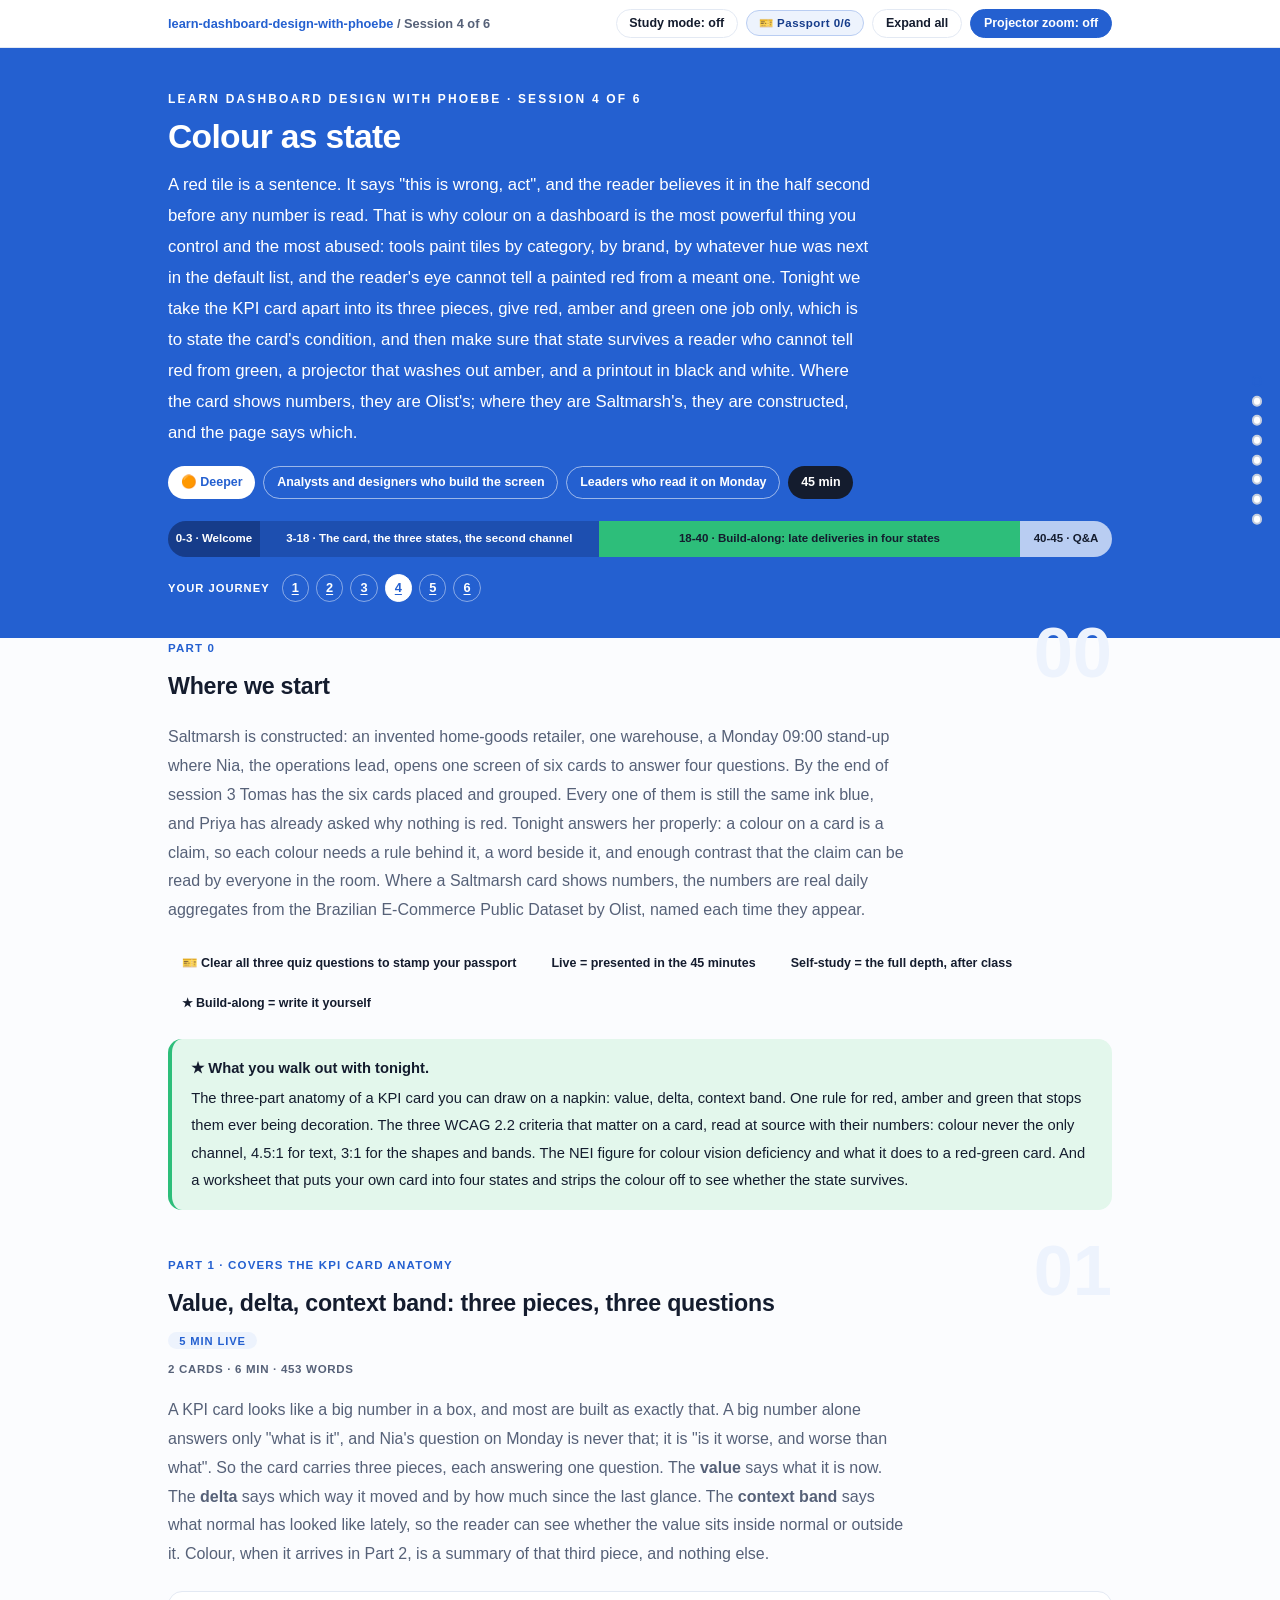
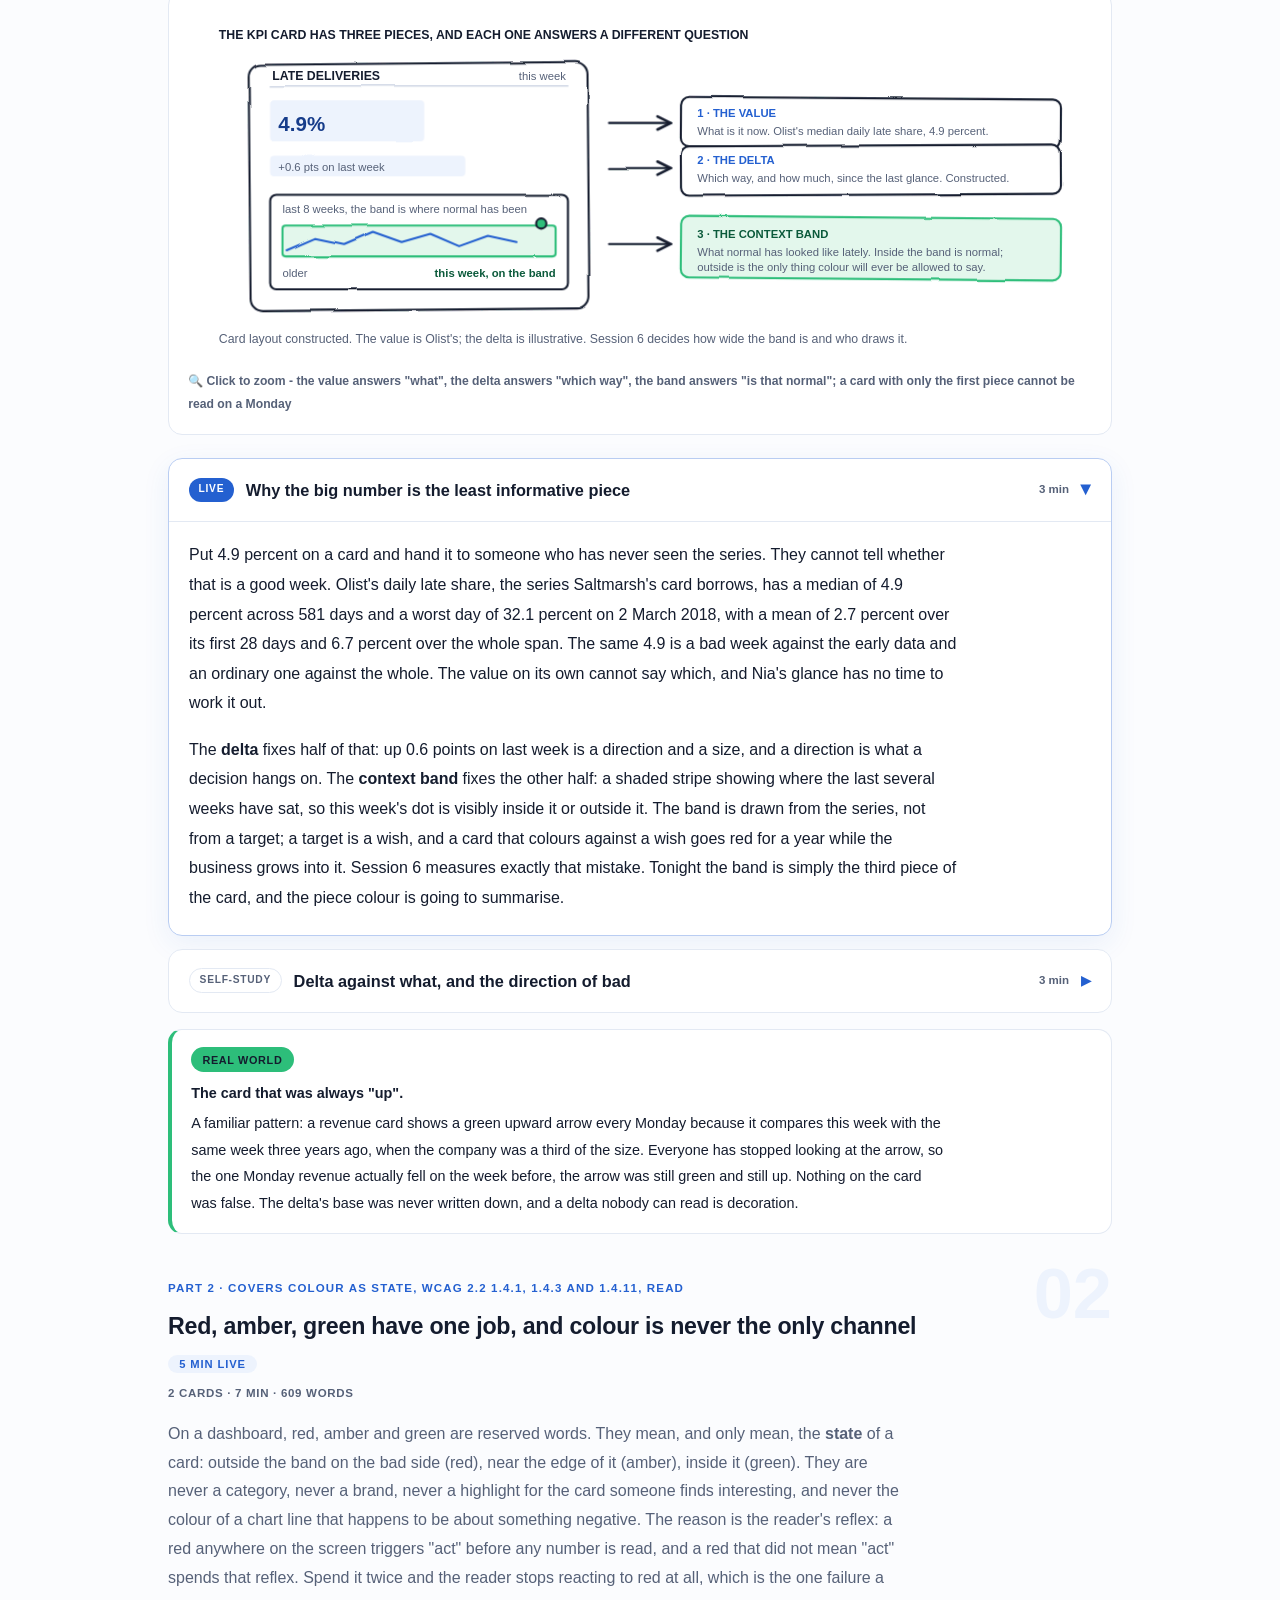
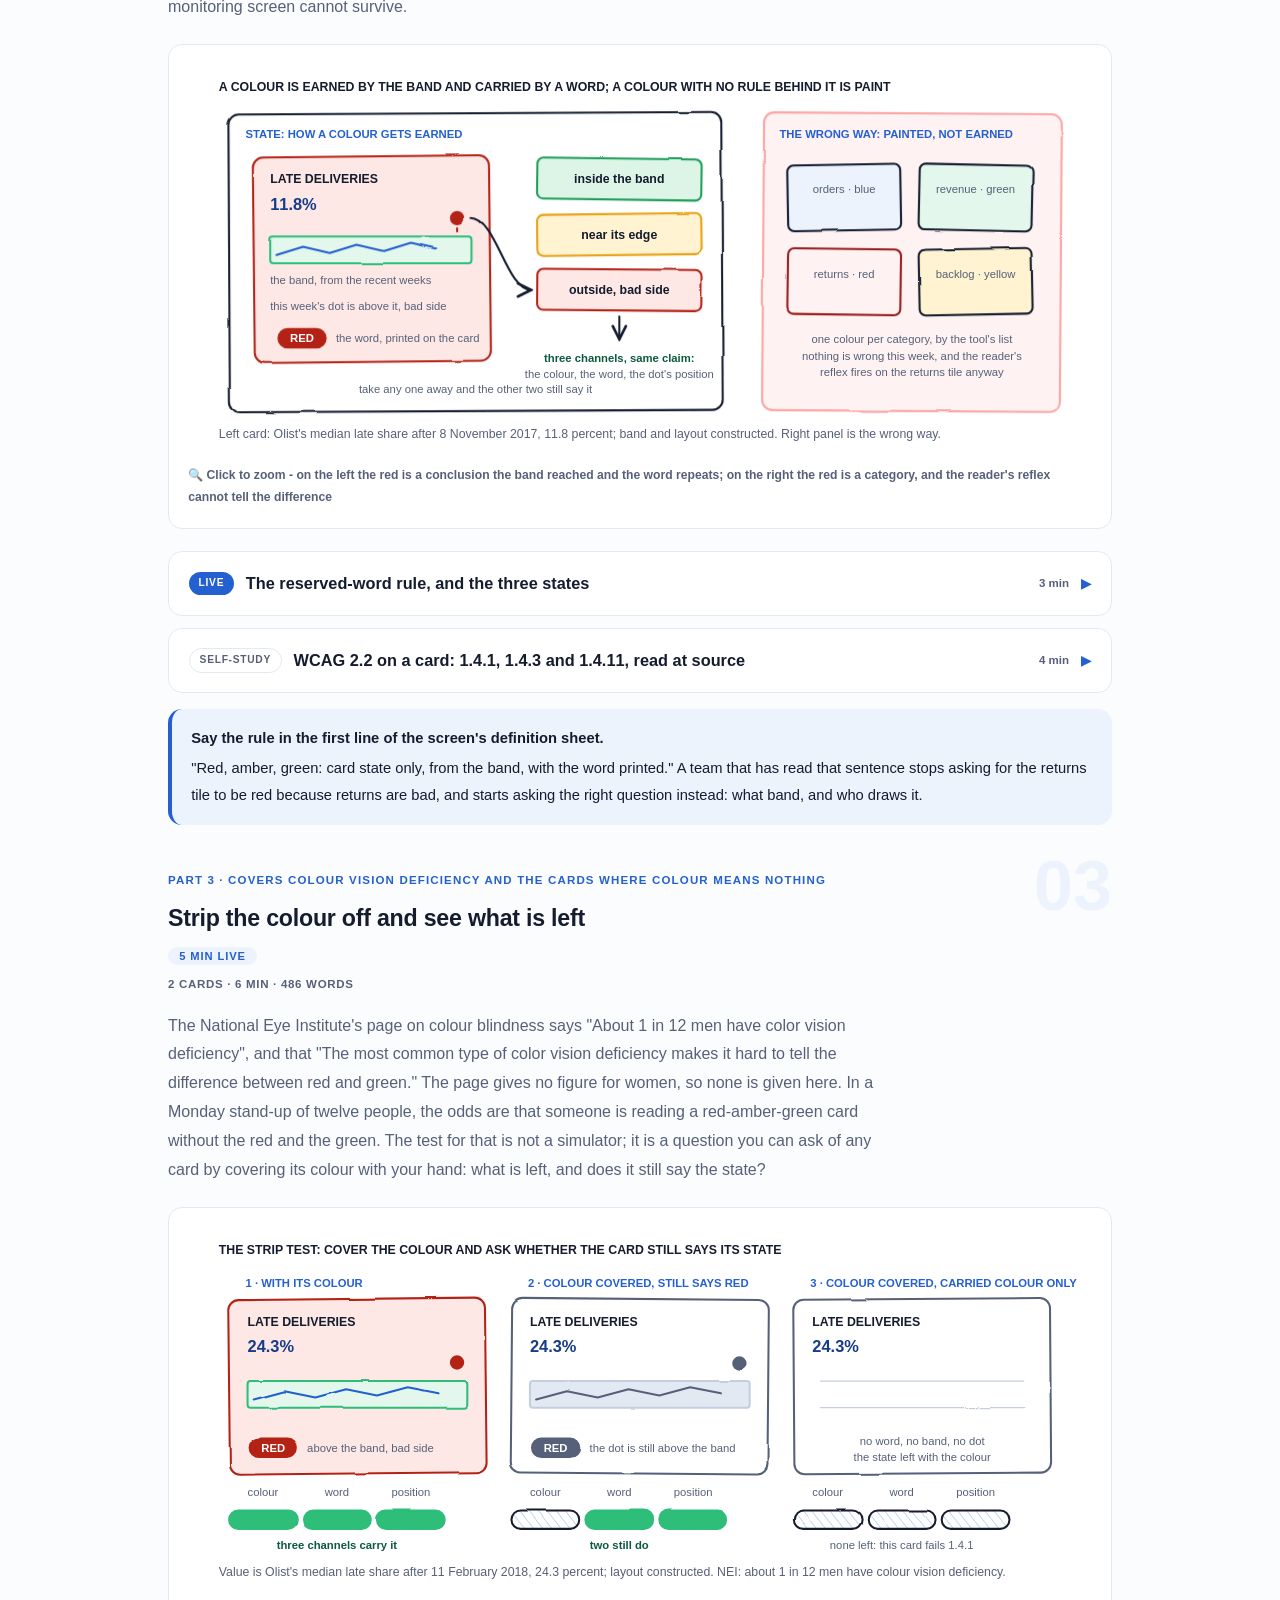
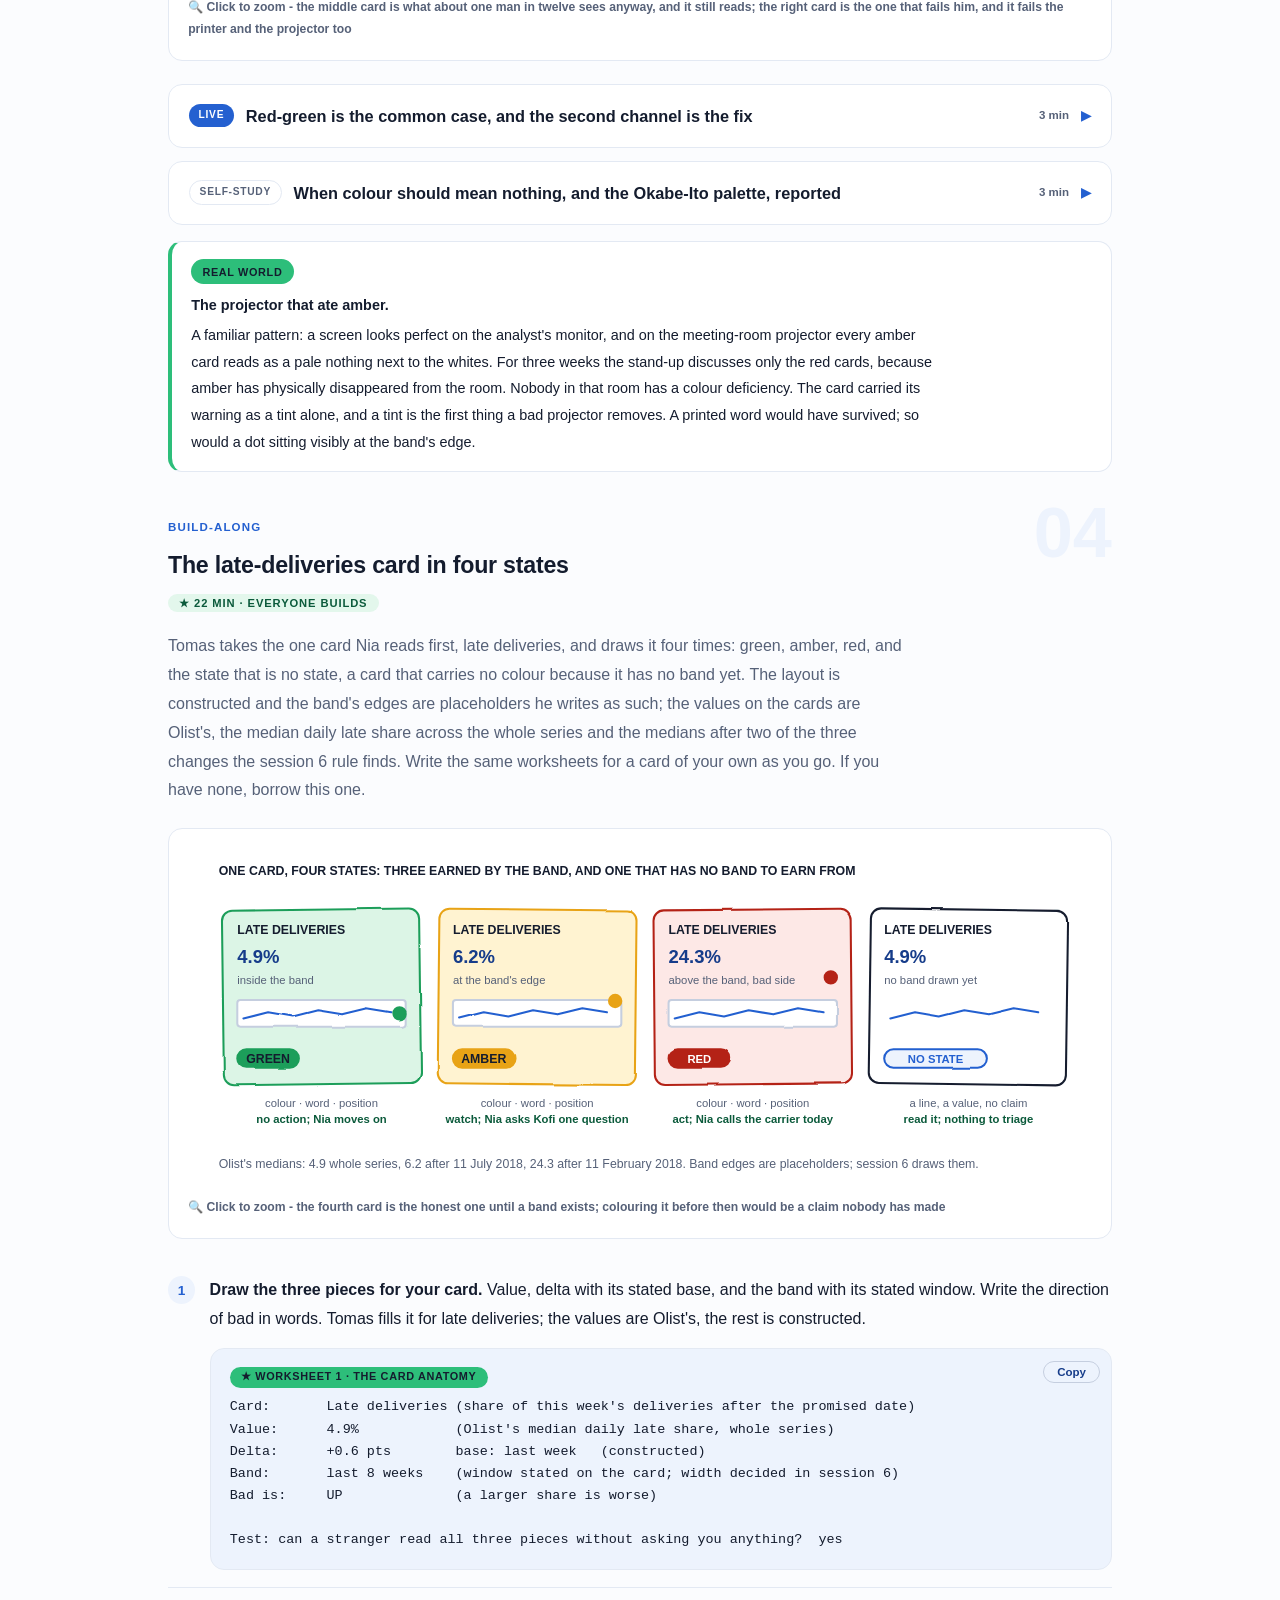
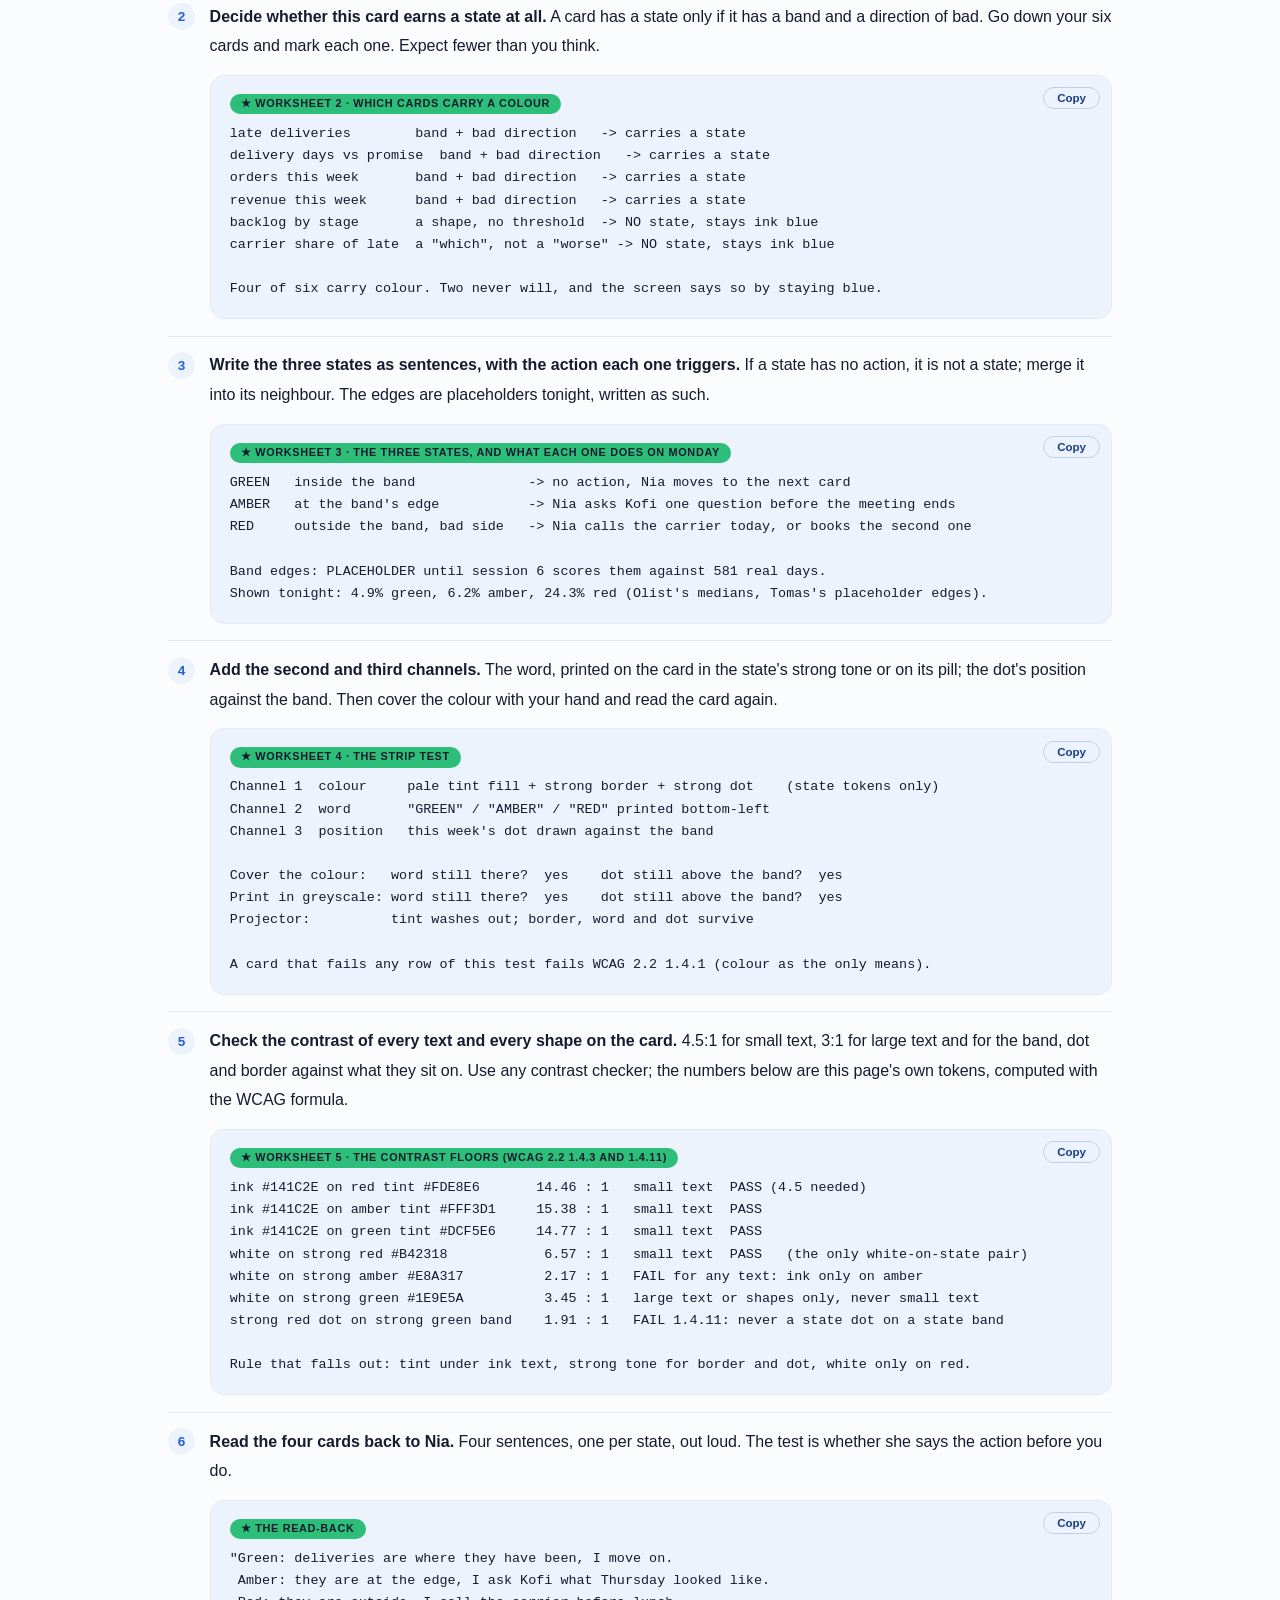
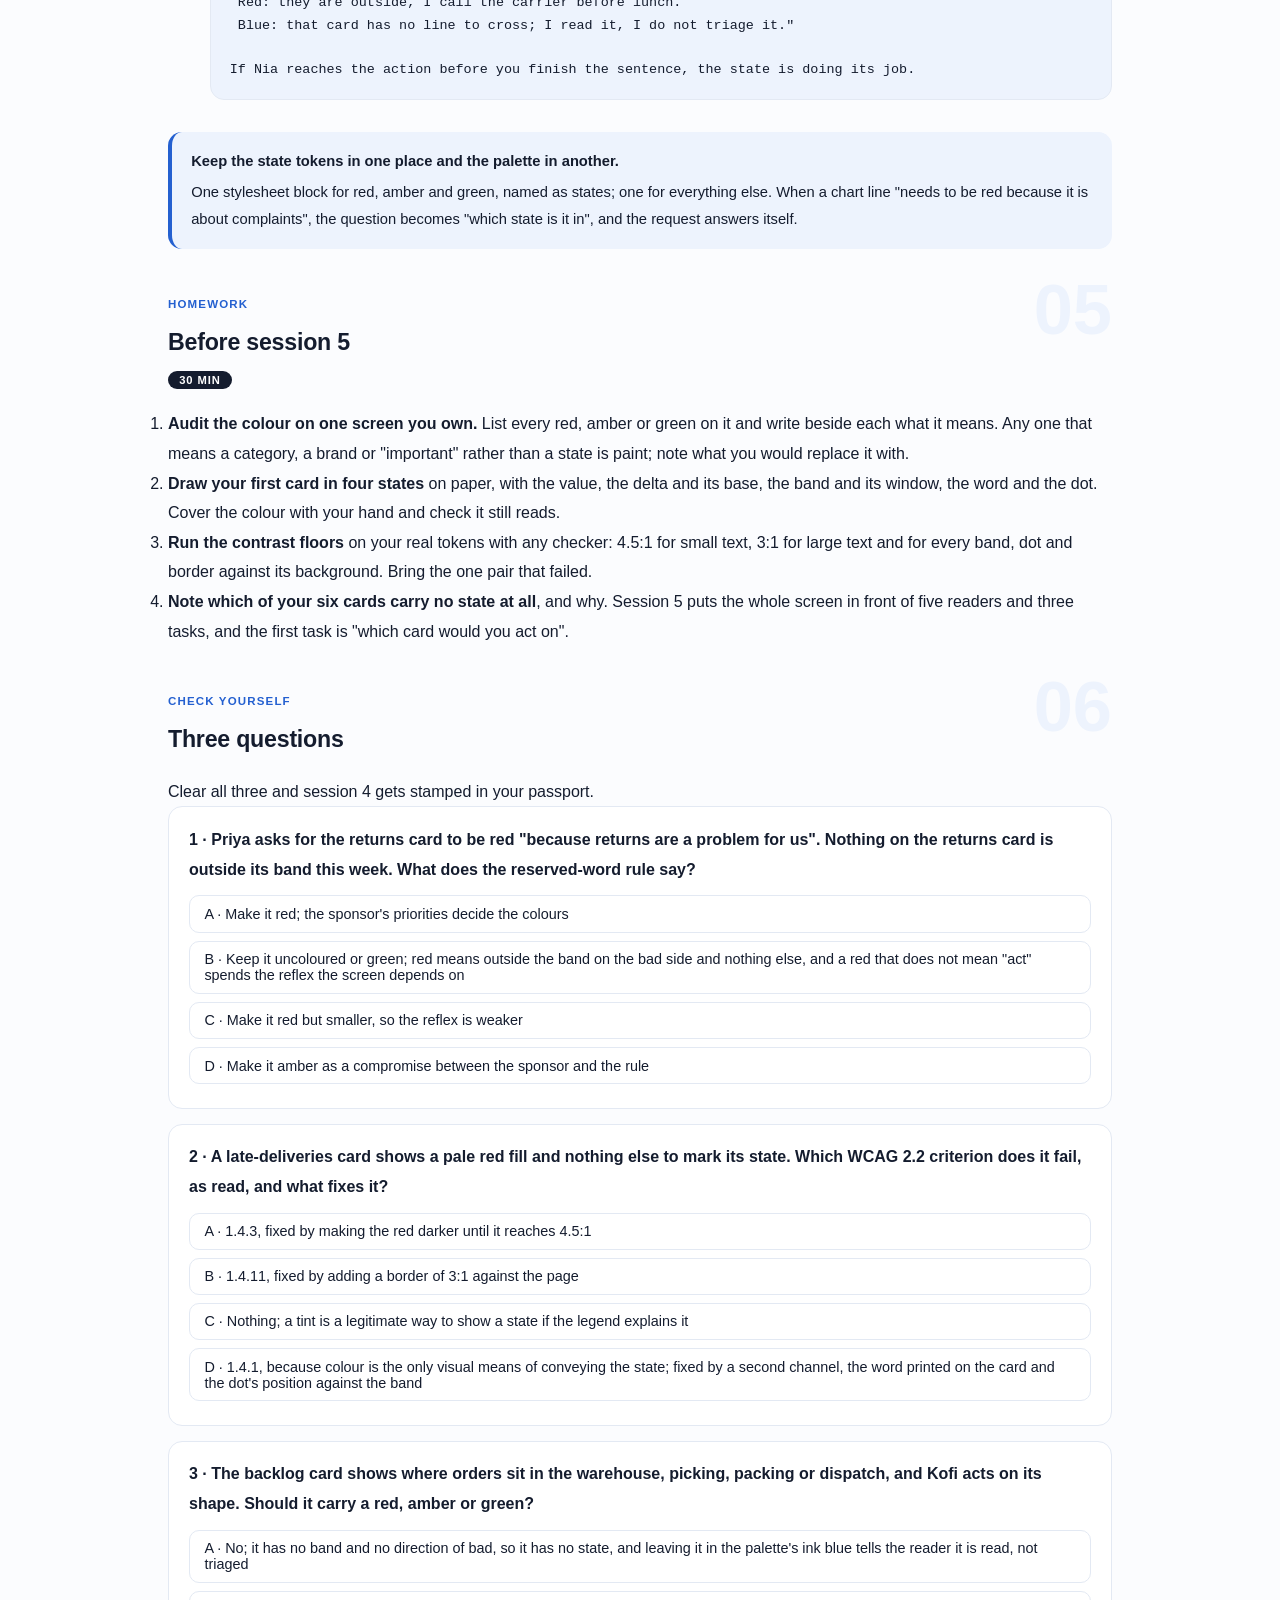
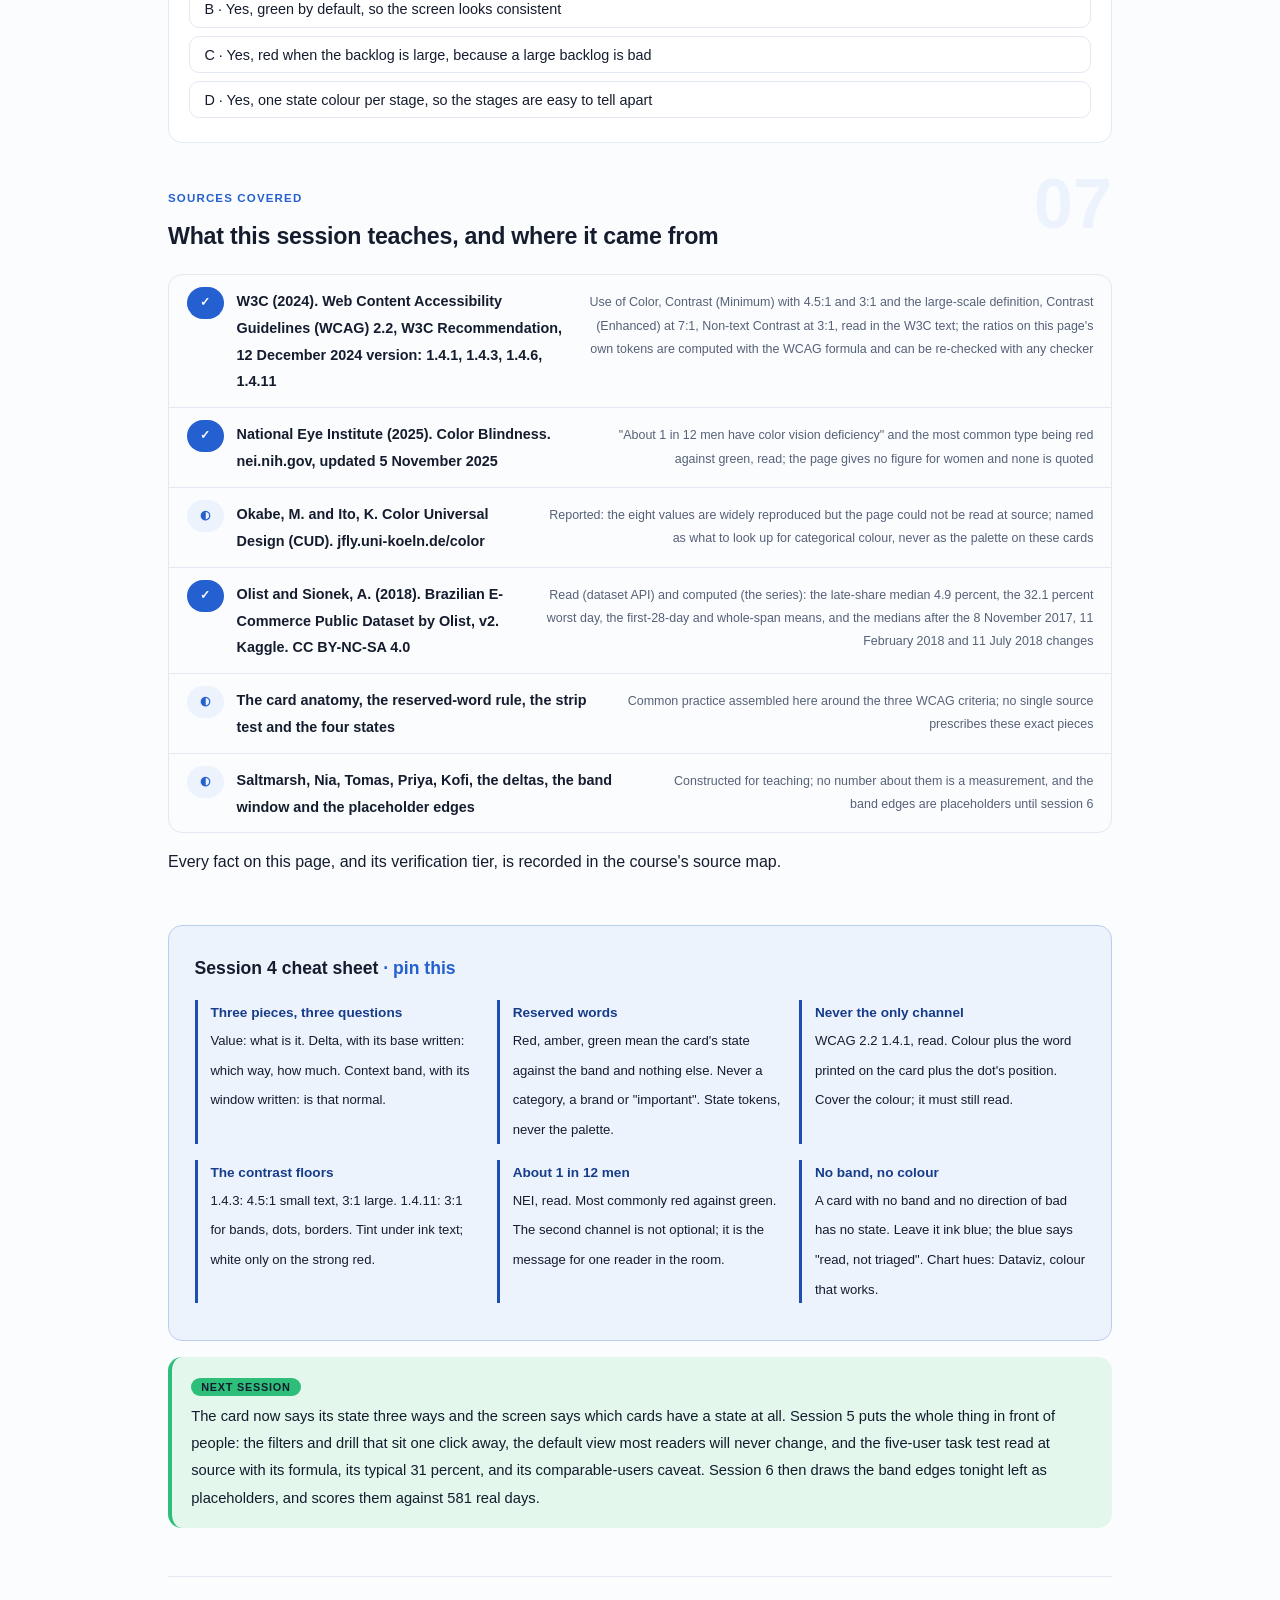
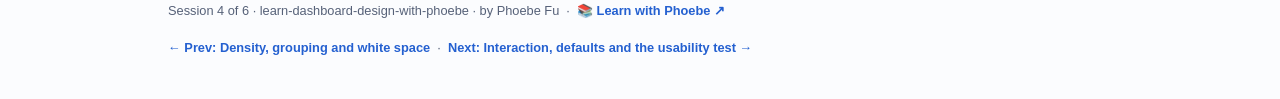
<file: courses/04-colour-as-state.html>
<!DOCTYPE html>
<html lang="en">
<head>
<meta charset="UTF-8">
<meta name="viewport" content="width=device-width, initial-scale=1.0">
<!-- social:start -->
<meta name="description" content="Session 4 of 6. The KPI card taken apart: value, delta, context band. Red, amber and green as the card's state and never as decoration, with colour never the only channel (WCAG 2.2 1.4.1), the 4.5:1 and 3:1 contrast floors (1.4.3, 1.4.11), about 1 in 12 men with colour vision deficiency (NEI), and the cards where colour should mean nothing at all.">
<meta property="og:type" content="article">
<meta property="og:site_name" content="Learn with Phoebe">
<meta property="og:title" content="Colour as state - learn dashboard design with phoebe">
<meta property="og:description" content="Session 4 of 6. A colour on a KPI card is a claim about the world. The card anatomy, the three states, the second channel, and the contrast floors read at source.">
<meta property="og:url" content="https://phoebefu6.github.io/learn-dashboard-design-with-phoebe/courses/04-colour-as-state.html">
<meta property="og:image" content="https://phoebefu6.github.io/learn-dashboard-design-with-phoebe/assets/og-cover.png">
<meta property="og:image:width" content="1200">
<meta property="og:image:height" content="630">
<meta name="twitter:card" content="summary_large_image">
<meta name="twitter:title" content="Colour as state - learn dashboard design with phoebe">
<meta name="twitter:description" content="Session 4 of 6. Value, delta, context band. Red, amber, green as state, never decoration, never the only channel.">
<meta name="twitter:image" content="https://phoebefu6.github.io/learn-dashboard-design-with-phoebe/assets/og-cover.png">
<!-- social:end -->
<title>Session 4 · Colour as state - learn dashboard design with phoebe</title>
<link rel="stylesheet" href="../assets/style.css?v=1">
</head>
<body>

<div class="toolbar">
  <div class="wrap">
    <span class="crumb"><a href="../index.html">learn-dashboard-design-with-phoebe</a> / Session 4 of 6</span>
    <button class="btn" id="toggle-all" type="button">Expand all</button>
    <button class="btn primary" id="zoom-toggle" type="button">Projector zoom: off</button>
  </div>
</div>

<header class="masthead">
  <div class="wrap">
    <div class="eyebrow">Learn Dashboard Design with Phoebe · Session 4 of 6</div>
    <h1>Colour as <span class="accent">state</span></h1>
    <p class="sub">A red tile is a sentence. It says "this is wrong, act", and the reader believes it in the half second before any number is read. That is why colour on a dashboard is the most powerful thing you control and the most abused: tools paint tiles by category, by brand, by whatever hue was next in the default list, and the reader's eye cannot tell a painted red from a meant one. Tonight we take the KPI card apart into its three pieces, give red, amber and green one job only, which is to state the card's condition, and then make sure that state survives a reader who cannot tell red from green, a projector that washes out amber, and a printout in black and white. Where the card shows numbers, they are Olist's; where they are Saltmarsh's, they are constructed, and the page says which.</p>
    <div class="chip-row">
      <span class="chip level">🟠 Deeper</span>
      <span class="chip audience">Analysts and designers who build the screen</span>
      <span class="chip audience">Leaders who read it on Monday</span>
      <span class="chip time">45 min</span>
    </div>
    <div class="agenda">
      <span class="a1" style="flex:1">0-3 · Welcome</span>
      <span class="a2" style="flex:4">3-18 · The card, the three states, the second channel</span>
      <span class="a3" style="flex:5">18-40 · Build-along: late deliveries in four states</span>
      <span class="a4" style="flex:1">40-45 · Q&amp;A</span>
    </div>
  </div>
</header>

<main class="wrap">

  <section class="section" id="intro">
    <div class="section-kicker">
      <span class="klabel">Part 0</span>
      <h2>Where we start</h2>
    </div>
    <p class="lede">Saltmarsh is constructed: an invented home-goods retailer, one warehouse, a Monday 09:00 stand-up where Nia, the operations lead, opens one screen of six cards to answer four questions. By the end of session 3 Tomas has the six cards placed and grouped. Every one of them is still the same ink blue, and Priya has already asked why nothing is red. Tonight answers her properly: a colour on a card is a claim, so each colour needs a rule behind it, a word beside it, and enough contrast that the claim can be read by everyone in the room. Where a Saltmarsh card shows numbers, the numbers are real daily aggregates from the Brazilian E-Commerce Public Dataset by Olist, named each time they appear.</p>

    <div class="legend">
      <span class="pill">🎫 Clear all three quiz questions to stamp your passport</span>
      <span class="pill">Live = presented in the 45 minutes</span>
      <span class="pill">Self-study = the full depth, after class</span>
      <span class="pill">★ Build-along = write it yourself</span>
    </div>

    <div class="callout win">
      <p><strong>★ What you walk out with tonight.</strong> The three-part anatomy of a KPI card you can draw on a napkin: value, delta, context band. One rule for red, amber and green that stops them ever being decoration. The three WCAG 2.2 criteria that matter on a card, read at source with their numbers: colour never the only channel, 4.5:1 for text, 3:1 for the shapes and bands. The NEI figure for colour vision deficiency and what it does to a red-green card. And a worksheet that puts your own card into four states and strips the colour off to see whether the state survives.</p>
    </div>
  </section>

  <section class="section" id="part-1">
    <div class="section-kicker">
      <span class="klabel">Part 1 · covers the KPI card anatomy</span>
      <h2>Value, delta, context band: three pieces, three questions</h2>
      <span class="tag concept">5 min live</span>
    </div>
    <p class="lede">A KPI card looks like a big number in a box, and most are built as exactly that. A big number alone answers only "what is it", and Nia's question on Monday is never that; it is "is it worse, and worse than what". So the card carries three pieces, each answering one question. The <strong>value</strong> says what it is now. The <strong>delta</strong> says which way it moved and by how much since the last glance. The <strong>context band</strong> says what normal has looked like lately, so the reader can see whether the value sits inside normal or outside it. Colour, when it arrives in Part 2, is a summary of that third piece, and nothing else.</p>

    <figure class="zoomable">
      <svg viewBox="0 0 880 340" xmlns="http://www.w3.org/2000/svg" role="img" aria-label="One large hand-drawn KPI card for late deliveries, with three parts called out by arrows from the right. The value 4.9 percent is the biggest text, labelled what it is now, Olist's median late share. Under it the delta, plus 0.6 points on last week, labelled which way and how much, constructed. Below that a mini chart with a shaded horizontal band around the recent line and a dot for this week, labelled the context band, what normal has looked like, the recent weeks. A note says the three pieces answer three different questions and colour will only ever summarise the third.">
        <defs>
          <filter id="f4aSk" x="-3%" y="-3%" width="106%" height="106%"><feTurbulence type="fractalNoise" baseFrequency="0.02" numOctaves="2" seed="43" result="n"/><feDisplacementMap in="SourceGraphic" in2="n" scale="2.4" xChannelSelector="R" yChannelSelector="G"/></filter>
          <pattern id="f4aHc" patternUnits="userSpaceOnUse" width="7" height="7" patternTransform="rotate(-38)"><line x1="0" y1="0" x2="0" y2="7" stroke="#2460D0" stroke-width="1" opacity=".5"/></pattern>
          <marker id="f4aAr" viewBox="0 0 10 10" refX="9" refY="5" markerWidth="8" markerHeight="8" orient="auto"><path d="M1 1 L9 5 L1 9" fill="none" stroke="#141C2E" stroke-width="1.6" stroke-linecap="round"/></marker>
        </defs>
        <style>
          .f4aH { font: 800 12px Inter, sans-serif; fill: #141C2E; }
          .f4aL { font: 600 12px Inter, sans-serif; fill: #141C2E; }
          .f4aS { font: 400 11px Inter, sans-serif; fill: #566178; }
          .f4aB { font: 800 11px Inter, sans-serif; fill: #0B5A3B; }
          .f4aV { font: 800 20px Inter, sans-serif; fill: #163C8A; }
          .f4aA { font: 700 11px Inter, sans-serif; fill: #2460D0; }
          .f4aN { font: 400 12px Inter, sans-serif; fill: #566178; }
        </style>

        <text class="f4aH" x="30" y="26">THE KPI CARD HAS THREE PIECES, AND EACH ONE ANSWERS A DIFFERENT QUESTION</text>

        <g filter="url(#f4aSk)" fill="none" stroke="#141C2E" stroke-width="2" stroke-linecap="round" stroke-linejoin="round">
          <rect x="60" y="50" width="330" height="240" rx="12" transform="rotate(-0.5 225 170)" fill="#FFFFFF"/>
          <path d="M80 72 L370 72" stroke="#C5CEDF" stroke-width="1.2"/>
          <rect x="80" y="86" width="150" height="40" rx="4" fill="#EDF3FD" stroke="none"/>
          <rect x="80" y="140" width="190" height="20" rx="4" fill="#EDF3FD" stroke="none"/>
          <rect x="80" y="178" width="290" height="92" rx="6" fill="#FFFFFF"/>
          <rect x="92" y="208" width="266" height="30" rx="3" fill="#E3F7EC" stroke="#2DBE7A"/>
          <path d="M96 232 L124 220 L152 226 L180 214 L208 224 L236 216 L264 228 L292 218 L320 224" stroke="#2460D0"/>
          <circle cx="344" cy="206" r="5" fill="#2DBE7A"/>
          <path d="M410 108 L470 108" marker-end="url(#f4aAr)"/>
          <path d="M410 152 L470 152" marker-end="url(#f4aAr)"/>
          <path d="M410 226 L470 226" marker-end="url(#f4aAr)"/>
          <rect x="480" y="84" width="370" height="48" rx="8" transform="rotate(0.4 665 108)" fill="#FFFFFF"/>
          <rect x="480" y="130" width="370" height="48" rx="8" transform="rotate(-0.3 665 154)" fill="#FFFFFF"/>
          <rect x="480" y="200" width="370" height="60" rx="8" transform="rotate(0.5 665 230)" fill="#E3F7EC" stroke="#2DBE7A"/>
        </g>

        <text class="f4aL" x="82" y="66">LATE DELIVERIES</text>
        <text class="f4aS" x="368" y="66" text-anchor="end">this week</text>
        <text class="f4aV" x="88" y="116">4.9%</text>
        <text class="f4aS" x="88" y="155">+0.6 pts on last week</text>
        <text class="f4aS" x="92" y="196">last 8 weeks, the band is where normal has been</text>
        <text class="f4aS" x="92" y="258">older</text>
        <text class="f4aB" x="358" y="258" text-anchor="end">this week, on the band</text>

        <text class="f4aA" x="496" y="102">1 · THE VALUE</text>
        <text class="f4aS" x="496" y="120">What is it now. Olist's median daily late share, 4.9 percent.</text>
        <text class="f4aA" x="496" y="148">2 · THE DELTA</text>
        <text class="f4aS" x="496" y="166">Which way, and how much, since the last glance. Constructed.</text>
        <text class="f4aB" x="496" y="220">3 · THE CONTEXT BAND</text>
        <text class="f4aS" x="496" y="238">What normal has looked like lately. Inside the band is normal;</text>
        <text class="f4aS" x="496" y="252">outside is the only thing colour will ever be allowed to say.</text>

        <text class="f4aN" x="30" y="322">Card layout constructed. The value is Olist's; the delta is illustrative. Session 6 decides how wide the band is and who draws it.</text>
      </svg>
      <figcaption>🔍 Click to zoom - the value answers "what", the delta answers "which way", the band answers "is that normal"; a card with only the first piece cannot be read on a Monday</figcaption>
    </figure>

    <details class="card" open>
      <summary><span class="mode live">Live</span>Why the big number is the least informative piece<span class="mini">3 min</span><span class="caret">▶</span></summary>
      <div class="body">
        <p>Put 4.9 percent on a card and hand it to someone who has never seen the series. They cannot tell whether that is a good week. Olist's daily late share, the series Saltmarsh's card borrows, has a median of 4.9 percent across 581 days and a worst day of 32.1 percent on 2 March 2018, with a mean of 2.7 percent over its first 28 days and 6.7 percent over the whole span. The same 4.9 is a bad week against the early data and an ordinary one against the whole. The value on its own cannot say which, and Nia's glance has no time to work it out.</p>
        <p>The <strong>delta</strong> fixes half of that: up 0.6 points on last week is a direction and a size, and a direction is what a decision hangs on. The <strong>context band</strong> fixes the other half: a shaded stripe showing where the last several weeks have sat, so this week's dot is visibly inside it or outside it. The band is drawn from the series, not from a target; a target is a wish, and a card that colours against a wish goes red for a year while the business grows into it. Session 6 measures exactly that mistake. Tonight the band is simply the third piece of the card, and the piece colour is going to summarise.</p>
      </div>
    </details>

    <details class="card">
      <summary><span class="mode self">Self-study</span>Delta against what, and the direction of bad<span class="mini">3 min</span><span class="caret">▶</span></summary>
      <div class="body">
        <p>Every delta needs a stated comparison, and the choice is a design decision the card must show. Against last week catches a sudden move and misses a slow drift; against the same week last year catches seasonality and misses this month; against the band's centre catches drift and is harder to read. Tomas writes the comparison on the card in words, "on last week", because a delta with an unstated base is a number the reader has to interpret, and interpretation is what the glance cannot afford.</p>
        <p>The second thing the delta needs is a <strong>direction of bad</strong>. For late deliveries, up is bad; for orders and revenue, down is bad; for delivery days against the promise, a larger number is worse. A card that shows an upward arrow in the same style on every KPI makes the reader translate on every tile. Tomas orients each card so that the bad direction reads the same way across the screen, and writes the orientation into the card's definition sheet, because that same orientation is what the colour rule in Part 2 is going to use. This is also the point where "colour theory" ends and "card design" begins: how hues are built and which chart forms suit which data belong to the Dataviz course, <a href="https://phoebefu6.github.io/learn-dataviz-with-phoebe/courses/04-colour-that-works.html">https://phoebefu6.github.io/learn-dataviz-with-phoebe/courses/04-colour-that-works.html</a>; what a card says and when it is allowed to say it is ours.</p>
      </div>
    </details>

    <div class="callout example">
      <span class="ex-pill">Real world</span>
      <p><strong>The card that was always "up".</strong> A familiar pattern: a revenue card shows a green upward arrow every Monday because it compares this week with the same week three years ago, when the company was a third of the size. Everyone has stopped looking at the arrow, so the one Monday revenue actually fell on the week before, the arrow was still green and still up. Nothing on the card was false. The delta's base was never written down, and a delta nobody can read is decoration.</p>
    </div>
  </section>

  <section class="section" id="part-2">
    <div class="section-kicker">
      <span class="klabel">Part 2 · covers colour as state, WCAG 2.2 1.4.1, 1.4.3 and 1.4.11, read</span>
      <h2>Red, amber, green have one job, and colour is never the only channel</h2>
      <span class="tag concept">5 min live</span>
    </div>
    <p class="lede">On a dashboard, red, amber and green are reserved words. They mean, and only mean, the <strong>state</strong> of a card: outside the band on the bad side (red), near the edge of it (amber), inside it (green). They are never a category, never a brand, never a highlight for the card someone finds interesting, and never the colour of a chart line that happens to be about something negative. The reason is the reader's reflex: a red anywhere on the screen triggers "act" before any number is read, and a red that did not mean "act" spends that reflex. Spend it twice and the reader stops reacting to red at all, which is the one failure a monitoring screen cannot survive.</p>

    <figure class="zoomable">
      <svg viewBox="0 0 880 380" xmlns="http://www.w3.org/2000/svg" role="img" aria-label="Left panel, labelled state, how a colour gets earned: a small card whose mini chart shows the band, with the dot for this week above it; three stacked swatches on the right of the card, green with the word inside band, amber with the word near the edge, red with the word outside on the bad side, and the red one connected to the dot; beside the red swatch the second channel is written out as the word red printed on the card plus the dot's position above the band. Right panel, in the universal reds and labelled the wrong way, painted, not earned: four small tiles each a different colour by category, with the note that the red one is the returns category and nothing is wrong this week; the reader's reflex fires anyway. A note says the taught colours are the state tokens, each with a word and a position, never on their own.">
        <defs>
          <filter id="f4bSk" x="-3%" y="-3%" width="106%" height="106%"><feTurbulence type="fractalNoise" baseFrequency="0.02" numOctaves="2" seed="47" result="n"/><feDisplacementMap in="SourceGraphic" in2="n" scale="2.4" xChannelSelector="R" yChannelSelector="G"/></filter>
          <pattern id="f4bHc" patternUnits="userSpaceOnUse" width="7" height="7" patternTransform="rotate(-38)"><line x1="0" y1="0" x2="0" y2="7" stroke="#2460D0" stroke-width="1" opacity=".5"/></pattern>
          <marker id="f4bAr" viewBox="0 0 10 10" refX="9" refY="5" markerWidth="8" markerHeight="8" orient="auto"><path d="M1 1 L9 5 L1 9" fill="none" stroke="#141C2E" stroke-width="1.6" stroke-linecap="round"/></marker>
        </defs>
        <style>
          .f4bH { font: 800 12px Inter, sans-serif; fill: #141C2E; }
          .f4bL { font: 600 12px Inter, sans-serif; fill: #141C2E; }
          .f4bS { font: 400 11px Inter, sans-serif; fill: #566178; }
          .f4bB { font: 800 11px Inter, sans-serif; fill: #0B5A3B; }
          .f4bV { font: 800 16px Inter, sans-serif; fill: #163C8A; }
          .f4bW { font: 800 11px Inter, sans-serif; fill: #FFFFFF; }
          .f4bA { font: 700 11px Inter, sans-serif; fill: #2460D0; }
          .f4bN { font: 400 12px Inter, sans-serif; fill: #566178; }
        </style>

        <text class="f4bH" x="30" y="26">A COLOUR IS EARNED BY THE BAND AND CARRIED BY A WORD; A COLOUR WITH NO RULE BEHIND IT IS PAINT</text>

        <g filter="url(#f4bSk)" fill="none" stroke="#141C2E" stroke-width="2" stroke-linecap="round" stroke-linejoin="round">
          <rect x="40" y="48" width="480" height="290" rx="10" transform="rotate(-0.3 280 193)" fill="#FFFFFF"/>
          <rect x="64" y="90" width="230" height="200" rx="10" transform="rotate(-0.6 179 190)" fill="#FDE8E6" stroke="#B42318"/>
          <rect x="80" y="168" width="196" height="26" rx="3" fill="#E3F7EC" stroke="#2DBE7A"/>
          <path d="M86 186 L112 178 L138 184 L164 176 L190 182 L216 174 L242 180" stroke="#2460D0"/>
          <circle cx="262" cy="150" r="6" fill="#B42318" stroke="#B42318"/>
          <path d="M262 160 L262 166" stroke="#B42318" stroke-dasharray="3 3"/>
          <rect x="88" y="258" width="46" height="18" rx="9" fill="#B42318" stroke="#B42318"/>
          <rect x="340" y="92" width="160" height="40" rx="6" transform="rotate(0.8 420 112)" fill="#DCF5E6" stroke="#1E9E5A"/>
          <rect x="340" y="146" width="160" height="40" rx="6" transform="rotate(-0.7 420 166)" fill="#FFF3D1" stroke="#E8A317"/>
          <rect x="340" y="200" width="160" height="40" rx="6" transform="rotate(0.5 420 220)" fill="#FDE8E6" stroke="#B42318"/>
          <path d="M276 150 C300 150 310 220 334 220" marker-end="url(#f4bAr)"/>
          <path d="M420 246 L420 268" marker-end="url(#f4bAr)"/>

          <rect x="560" y="48" width="290" height="290" rx="10" transform="rotate(0.4 705 193)" fill="#FEF2F2" stroke="#FCA5A5"/>
          <rect x="584" y="98" width="110" height="64" rx="6" transform="rotate(-1 639 130)" fill="#EDF3FD"/>
          <rect x="712" y="98" width="110" height="64" rx="6" transform="rotate(1.2 767 130)" fill="#E3F7EC"/>
          <rect x="584" y="180" width="110" height="64" rx="6" transform="rotate(0.8 639 212)" fill="#FEF2F2" stroke="#991B1B"/>
          <rect x="712" y="180" width="110" height="64" rx="6" transform="rotate(-1.1 767 212)" fill="#FFF3D1"/>
        </g>

        <text class="f4bA" x="56" y="72">STATE: HOW A COLOUR GETS EARNED</text>
        <text class="f4bL" x="80" y="116">LATE DELIVERIES</text>
        <text class="f4bV" x="80" y="142">11.8%</text>
        <text class="f4bS" x="80" y="214">the band, from the recent weeks</text>
        <text class="f4bS" x="80" y="240">this week's dot is above it, bad side</text>
        <text class="f4bW" x="111" y="271" text-anchor="middle">RED</text>
        <text class="f4bS" x="144" y="271">the word, printed on the card</text>
        <text class="f4bL" x="420" y="116" text-anchor="middle">inside the band</text>
        <text class="f4bL" x="420" y="170" text-anchor="middle">near its edge</text>
        <text class="f4bL" x="420" y="224" text-anchor="middle">outside, bad side</text>
        <text class="f4bB" x="420" y="290" text-anchor="middle">three channels, same claim:</text>
        <text class="f4bS" x="420" y="306" text-anchor="middle">the colour, the word, the dot's position</text>
        <text class="f4bS" x="280" y="320" text-anchor="middle">take any one away and the other two still say it</text>

        <text class="f4bA" x="576" y="72">THE WRONG WAY: PAINTED, NOT EARNED</text>
        <text class="f4bS" x="639" y="126" text-anchor="middle">orders · blue</text>
        <text class="f4bS" x="767" y="126" text-anchor="middle">revenue · green</text>
        <text class="f4bS" x="639" y="208" text-anchor="middle">returns · red</text>
        <text class="f4bS" x="767" y="208" text-anchor="middle">backlog · yellow</text>
        <text class="f4bS" x="705" y="272" text-anchor="middle">one colour per category, by the tool's list</text>
        <text class="f4bS" x="705" y="288" text-anchor="middle">nothing is wrong this week, and the reader's</text>
        <text class="f4bS" x="705" y="304" text-anchor="middle">reflex fires on the returns tile anyway</text>

        <text class="f4bN" x="30" y="364">Left card: Olist's median late share after 8 November 2017, 11.8 percent; band and layout constructed. Right panel is the wrong way.</text>
      </svg>
      <figcaption>🔍 Click to zoom - on the left the red is a conclusion the band reached and the word repeats; on the right the red is a category, and the reader's reflex cannot tell the difference</figcaption>
    </figure>

    <details class="card">
      <summary><span class="mode live">Live</span>The reserved-word rule, and the three states<span class="mini">3 min</span><span class="caret">▶</span></summary>
      <div class="body">
        <p>Tomas writes one sentence on the Saltmarsh (constructed) design sheet and reads it to Priya: "Red, amber and green on this screen mean one thing, where this week sits against the band, and nothing else gets those three colours." Every other colour on the screen, the chart lines, the group headers, the one accent, comes from the palette, which is ink blue with a signal green used only as a fill under dark text. That separation is physical: the three state colours are their own tokens in the stylesheet, and nothing in the palette is allowed to look like them. A chart line is never red because it is about a problem. A header is never green because the team hit a target last quarter.</p>
        <p><strong>Green</strong> means inside the band: normal, no action. <strong>Amber</strong> means near its edge: watch, ask a question. <strong>Red</strong> means outside the band on the bad side: act, this week. Where exactly the edges sit, and how many days a value must stay outside before the card changes, are the two decisions session 6 scores against 581 real days; tonight's rule is only that there are three states, that every one of them is earned by the band and not by a feeling, and that a card with no band cannot have a colour at all. That last clause is Part 3.</p>
      </div>
    </details>

    <details class="card">
      <summary><span class="mode self">Self-study</span>WCAG 2.2 on a card: 1.4.1, 1.4.3 and 1.4.11, read at source<span class="mini">4 min</span><span class="caret">▶</span></summary>
      <div class="body">
        <p>Three criteria of the W3C's Web Content Accessibility Guidelines 2.2 (the 12 December 2024 Recommendation) decide whether a state can be read. <strong>1.4.1 Use of Color, Level A:</strong> "Color is not used as the only visual means of conveying information, indicating an action, prompting a response, or distinguishing a visual element." A red card with nothing else saying red fails it. So the state is carried three ways on Tomas's card: the colour, the word ("RED", "AMBER", "GREEN") printed in the corner, and the position of this week's dot against the band. Any one of the three can go missing, on a projector, in a printout, in a reader's eyes, and the other two still state it.</p>
        <p><strong>1.4.3 Contrast (Minimum), Level AA:</strong> text has "a contrast ratio of at least 4.5:1", large-scale text "at least 3:1", where large scale is "at least 18 point or 14 point bold". The value on a card is large; the delta and the word are not, so they need 4.5:1. That is why the taught state colours are a pair each: a strong tone for the border and the dot, and a pale tint for the fill, with dark ink text on the tint. White text sits only on the strong red. <strong>1.4.11 Non-text Contrast, Level AA:</strong> graphical objects needed to understand content "have a contrast ratio of at least 3:1 against adjacent color(s)". The band, the dot and the card border are graphical objects, so a dot has to be visible against the band it sits on, not only distinguishable by hue. 1.4.6 Contrast (Enhanced), Level AAA, raises the text floor to 7:1 and is worth meeting on the one card the reader looks at first.</p>
        <p>Checked with the WCAG relative-luminance formula on this page's own tokens, so you can re-check with any contrast checker: ink on each of the three tints clears 14:1; white on the strong red is 6.57:1; white on the strong amber is 2.17:1 and on the strong green 3.45:1, which is why neither carries small text; and the strong red against the strong green is 1.91:1, which means a red dot on a green band is not a visible dot by 1.4.11, whatever the reader's eyes can do. The white-on-primary figure for the palette, 5.74:1, is recorded in the source map.</p>
      </div>
    </details>

    <div class="callout tip">
      <p><strong>Say the rule in the first line of the screen's definition sheet.</strong> "Red, amber, green: card state only, from the band, with the word printed." A team that has read that sentence stops asking for the returns tile to be red because returns are bad, and starts asking the right question instead: what band, and who draws it.</p>
    </div>
  </section>

  <section class="section" id="part-3">
    <div class="section-kicker">
      <span class="klabel">Part 3 · covers colour vision deficiency and the cards where colour means nothing</span>
      <h2>Strip the colour off and see what is left</h2>
      <span class="tag concept">5 min live</span>
    </div>
    <p class="lede">The National Eye Institute's page on colour blindness says "About 1 in 12 men have color vision deficiency", and that "The most common type of color vision deficiency makes it hard to tell the difference between red and green." The page gives no figure for women, so none is given here. In a Monday stand-up of twelve people, the odds are that someone is reading a red-amber-green card without the red and the green. The test for that is not a simulator; it is a question you can ask of any card by covering its colour with your hand: what is left, and does it still say the state?</p>

    <figure class="zoomable">
      <svg viewBox="0 0 880 350" xmlns="http://www.w3.org/2000/svg" role="img" aria-label="Three small cards drawn as a strip test. Left: the card with its colour, the red state shown by a red border and tint, a red dot above the band, and the word red printed. Middle: the same card with the colour stripped, drawn in the palette's faint grey only, where the dot above the band and the printed word still state red. Right: a card whose colour has been stripped and which carried only colour, drawn as a blank box with the note that nothing is left and the state is gone. Under the strip, three channels listed with a tick-style pill for each card: colour, word, position. A note gives the NEI figure, about 1 in 12 men, and says the test is covering the colour with your hand.">
        <defs>
          <filter id="f4cSk" x="-3%" y="-3%" width="106%" height="106%"><feTurbulence type="fractalNoise" baseFrequency="0.02" numOctaves="2" seed="53" result="n"/><feDisplacementMap in="SourceGraphic" in2="n" scale="2.4" xChannelSelector="R" yChannelSelector="G"/></filter>
          <pattern id="f4cHc" patternUnits="userSpaceOnUse" width="7" height="7" patternTransform="rotate(-38)"><line x1="0" y1="0" x2="0" y2="7" stroke="#2460D0" stroke-width="1" opacity=".5"/></pattern>
        </defs>
        <style>
          .f4cH { font: 800 12px Inter, sans-serif; fill: #141C2E; }
          .f4cL { font: 600 12px Inter, sans-serif; fill: #141C2E; }
          .f4cS { font: 400 11px Inter, sans-serif; fill: #566178; }
          .f4cB { font: 800 11px Inter, sans-serif; fill: #0B5A3B; }
          .f4cV { font: 800 16px Inter, sans-serif; fill: #163C8A; }
          .f4cW { font: 800 11px Inter, sans-serif; fill: #FFFFFF; }
          .f4cA { font: 700 11px Inter, sans-serif; fill: #2460D0; }
          .f4cN { font: 400 12px Inter, sans-serif; fill: #566178; }
        </style>

        <text class="f4cH" x="30" y="26">THE STRIP TEST: COVER THE COLOUR AND ASK WHETHER THE CARD STILL SAYS ITS STATE</text>

        <g filter="url(#f4cSk)" fill="none" stroke="#141C2E" stroke-width="2" stroke-linecap="round" stroke-linejoin="round">
          <rect x="40" y="70" width="250" height="170" rx="10" transform="rotate(-0.6 165 155)" fill="#FDE8E6" stroke="#B42318"/>
          <rect x="58" y="150" width="214" height="26" rx="3" fill="#E3F7EC" stroke="#2DBE7A"/>
          <path d="M64 168 L94 160 L124 166 L154 158 L184 164 L214 156 L244 162" stroke="#2460D0"/>
          <circle cx="262" cy="132" r="6" fill="#B42318" stroke="#B42318"/>
          <rect x="60" y="206" width="46" height="18" rx="9" fill="#B42318" stroke="#B42318"/>

          <rect x="315" y="70" width="250" height="170" rx="10" transform="rotate(0.5 440 155)" fill="#FFFFFF" stroke="#566178"/>
          <rect x="333" y="150" width="214" height="26" rx="3" fill="#E3E9F3" stroke="#C5CEDF"/>
          <path d="M339 168 L369 160 L399 166 L429 158 L459 164 L489 156 L519 162" stroke="#566178"/>
          <circle cx="537" cy="132" r="6" fill="#566178" stroke="#566178"/>
          <rect x="335" y="206" width="46" height="18" rx="9" fill="#566178" stroke="#566178"/>

          <rect x="590" y="70" width="250" height="170" rx="10" transform="rotate(-0.4 715 155)" fill="#FFFFFF" stroke="#566178"/>
          <path d="M616 150 L814 150 M616 176 L814 176" stroke="#C5CEDF" stroke-width="1.2"/>

          <rect x="40" y="276" width="66" height="18" rx="9" fill="#2DBE7A" stroke="#2DBE7A"/>
          <rect x="112" y="276" width="66" height="18" rx="9" fill="#2DBE7A" stroke="#2DBE7A"/>
          <rect x="184" y="276" width="66" height="18" rx="9" fill="#2DBE7A" stroke="#2DBE7A"/>
          <rect x="315" y="276" width="66" height="18" rx="9" fill="url(#f4cHc)"/>
          <rect x="387" y="276" width="66" height="18" rx="9" fill="#2DBE7A" stroke="#2DBE7A"/>
          <rect x="459" y="276" width="66" height="18" rx="9" fill="#2DBE7A" stroke="#2DBE7A"/>
          <rect x="590" y="276" width="66" height="18" rx="9" fill="url(#f4cHc)"/>
          <rect x="662" y="276" width="66" height="18" rx="9" fill="url(#f4cHc)"/>
          <rect x="734" y="276" width="66" height="18" rx="9" fill="url(#f4cHc)"/>
        </g>

        <text class="f4cA" x="56" y="58">1 · WITH ITS COLOUR</text>
        <text class="f4cL" x="58" y="96">LATE DELIVERIES</text>
        <text class="f4cV" x="58" y="122">24.3%</text>
        <text class="f4cW" x="83" y="219" text-anchor="middle">RED</text>
        <text class="f4cS" x="116" y="219">above the band, bad side</text>

        <text class="f4cA" x="331" y="58">2 · COLOUR COVERED, STILL SAYS RED</text>
        <text class="f4cL" x="333" y="96">LATE DELIVERIES</text>
        <text class="f4cV" x="333" y="122">24.3%</text>
        <text class="f4cW" x="358" y="219" text-anchor="middle">RED</text>
        <text class="f4cS" x="391" y="219">the dot is still above the band</text>

        <text class="f4cA" x="606" y="58">3 · COLOUR COVERED, CARRIED COLOUR ONLY</text>
        <text class="f4cL" x="608" y="96">LATE DELIVERIES</text>
        <text class="f4cV" x="608" y="122">24.3%</text>
        <text class="f4cS" x="715" y="212" text-anchor="middle">no word, no band, no dot</text>
        <text class="f4cS" x="715" y="228" text-anchor="middle">the state left with the colour</text>

        <text class="f4cS" x="73" y="262" text-anchor="middle">colour</text>
        <text class="f4cS" x="145" y="262" text-anchor="middle">word</text>
        <text class="f4cS" x="217" y="262" text-anchor="middle">position</text>
        <text class="f4cS" x="348" y="262" text-anchor="middle">colour</text>
        <text class="f4cS" x="420" y="262" text-anchor="middle">word</text>
        <text class="f4cS" x="492" y="262" text-anchor="middle">position</text>
        <text class="f4cS" x="623" y="262" text-anchor="middle">colour</text>
        <text class="f4cS" x="695" y="262" text-anchor="middle">word</text>
        <text class="f4cS" x="767" y="262" text-anchor="middle">position</text>
        <text class="f4cB" x="145" y="314" text-anchor="middle">three channels carry it</text>
        <text class="f4cB" x="420" y="314" text-anchor="middle">two still do</text>
        <text class="f4cS" x="695" y="314" text-anchor="middle">none left: this card fails 1.4.1</text>

        <text class="f4cN" x="30" y="340">Value is Olist's median late share after 11 February 2018, 24.3 percent; layout constructed. NEI: about 1 in 12 men have colour vision deficiency.</text>
      </svg>
      <figcaption>🔍 Click to zoom - the middle card is what about one man in twelve sees anyway, and it still reads; the right card is the one that fails him, and it fails the printer and the projector too</figcaption>
    </figure>

    <details class="card">
      <summary><span class="mode live">Live</span>Red-green is the common case, and the second channel is the fix<span class="mini">3 min</span><span class="caret">▶</span></summary>
      <div class="body">
        <p>The NEI figure is the only prevalence number worth carrying into a design review, because it is read at source and it is enough: about 1 in 12 men, most commonly a difficulty telling red from green, which is precisely the pair a state card leans on. The response is not to abandon red and green; readers without the deficiency find them instantly, and the convention is understood in every meeting room. The response is the second channel from Part 2, made mandatory: the word printed on the card, and the dot's position against the band. A red-green reader sees two tiles of similar tone, reads "RED" on one and "GREEN" on the other, and sees one dot above its band and one inside. The state arrives. Colour was a shortcut for the people it works for, never the message.</p>
        <p>Two cheap habits make this real. Tomas keeps the strong tones for borders and dots, and the pale tints for fills, so even a reader who sees red and green as the same hue sees a light card and a strong border, which is a luminance difference and survives. And he never puts two states next to each other as colour alone: a red dot on a green band fails 1.4.11 at 1.91:1 regardless of eyes, so the band is drawn in the palette's signal green tint and the dot in the state's strong tone, with the word doing the rest.</p>
      </div>
    </details>

    <details class="card">
      <summary><span class="mode self">Self-study</span>When colour should mean nothing, and the Okabe-Ito palette, reported<span class="mini">3 min</span><span class="caret">▶</span></summary>
      <div class="body">
        <p>Not every card earns a state. On Saltmarsh's (constructed) screen the backlog card shows where orders are sitting, picking or packing or dispatch, and Kofi moves people on the shape of it, not on a threshold. It has no band, so it has no state, so it has no red, amber or green, ever; it stays ink blue, and that absence is itself information: this card is read, not triaged. The same holds for any card whose question is "which" or "where" rather than "is it worse". A screen where every tile is coloured has told the reader nothing about which tiles are being watched. A screen where two of six carry a state has told her exactly where the rule lives.</p>
        <p>Where a chart on the screen needs several hues for categories, the hues come from the palette and never from the three state tokens, and they are chosen for readers with colour vision deficiency. The widely reproduced Okabe and Ito "Color Universal Design" set is the usual starting point: black #000000, orange #E69F00, sky blue #56B4E9, bluish green #009E73, yellow #F0E442, blue #0072B2, vermilion #D55E00, reddish purple #CC79A7. That set is reported here, not read at source, and it is not the palette drawn on these cards; it is named so that you know what to look up when a category chart lands on your screen. Categorical colour, sequential scales and how a hue is built belong to the Dataviz course at <a href="https://phoebefu6.github.io/learn-dataviz-with-phoebe/">https://phoebefu6.github.io/learn-dataviz-with-phoebe/</a>.</p>
      </div>
    </details>

    <div class="callout example">
      <span class="ex-pill">Real world</span>
      <p><strong>The projector that ate amber.</strong> A familiar pattern: a screen looks perfect on the analyst's monitor, and on the meeting-room projector every amber card reads as a pale nothing next to the whites. For three weeks the stand-up discusses only the red cards, because amber has physically disappeared from the room. Nobody in that room has a colour deficiency. The card carried its warning as a tint alone, and a tint is the first thing a bad projector removes. A printed word would have survived; so would a dot sitting visibly at the band's edge.</p>
    </div>
  </section>

  <section class="section" id="demo-1">
    <div class="section-kicker">
      <span class="klabel">Build-along</span>
      <h2>The late-deliveries card in four states</h2>
      <span class="tag demo">★ 22 min · everyone builds</span>
    </div>
    <p class="lede">Tomas takes the one card Nia reads first, late deliveries, and draws it four times: green, amber, red, and the state that is no state, a card that carries no colour because it has no band yet. The layout is constructed and the band's edges are placeholders he writes as such; the values on the cards are Olist's, the median daily late share across the whole series and the medians after two of the three changes the session 6 rule finds. Write the same worksheets for a card of your own as you go. If you have none, borrow this one.</p>

    <figure class="zoomable">
      <svg viewBox="0 0 880 330" xmlns="http://www.w3.org/2000/svg" role="img" aria-label="Four hand-drawn versions of the late-deliveries card in a row. Green: value 4.9 percent, inside the band, word green printed, pale green tint with a strong green border. Amber: value 6.2 percent, near the band's edge, word amber, pale amber tint with a strong amber border. Red: value 24.3 percent, above the band, word red in white on a strong red pill, pale red tint. The fourth card is plain white with the value 4.9 percent, no band and the words no state, no band yet, in the palette's ink blue. Under each card the three channels are written: colour, word, position. A note says the values are Olist's medians, the band edges are placeholders Tomas writes as such, and session 6 draws them for real.">
        <defs>
          <filter id="f4dSk" x="-3%" y="-3%" width="106%" height="106%"><feTurbulence type="fractalNoise" baseFrequency="0.02" numOctaves="2" seed="59" result="n"/><feDisplacementMap in="SourceGraphic" in2="n" scale="2.4" xChannelSelector="R" yChannelSelector="G"/></filter>
        </defs>
        <style>
          .f4dH { font: 800 12px Inter, sans-serif; fill: #141C2E; }
          .f4dL { font: 600 12px Inter, sans-serif; fill: #141C2E; }
          .f4dS { font: 400 11px Inter, sans-serif; fill: #566178; }
          .f4dB { font: 800 11px Inter, sans-serif; fill: #0B5A3B; }
          .f4dV { font: 800 18px Inter, sans-serif; fill: #163C8A; }
          .f4dW { font: 800 11px Inter, sans-serif; fill: #FFFFFF; }
          .f4dA { font: 700 11px Inter, sans-serif; fill: #2460D0; }
          .f4dN { font: 400 12px Inter, sans-serif; fill: #566178; }
        </style>

        <text class="f4dH" x="30" y="26">ONE CARD, FOUR STATES: THREE EARNED BY THE BAND, AND ONE THAT HAS NO BAND TO EARN FROM</text>

        <g filter="url(#f4dSk)" fill="none" stroke="#141C2E" stroke-width="2" stroke-linecap="round" stroke-linejoin="round">
          <rect x="34" y="60" width="192" height="170" rx="10" transform="rotate(-0.7 130 145)" fill="#DCF5E6" stroke="#1E9E5A"/>
          <rect x="48" y="148" width="164" height="26" rx="3" fill="#FFFFFF" stroke="#C5CEDF"/>
          <path d="M54 166 L78 160 L102 164 L126 158 L150 162 L174 156 L198 160" stroke="#2460D0"/>
          <circle cx="206" cy="161" r="6" fill="#1E9E5A" stroke="#1E9E5A"/>
          <rect x="48" y="196" width="60" height="18" rx="9" fill="#1E9E5A" stroke="#1E9E5A"/>

          <rect x="244" y="60" width="192" height="170" rx="10" transform="rotate(0.6 340 145)" fill="#FFF3D1" stroke="#E8A317"/>
          <rect x="258" y="148" width="164" height="26" rx="3" fill="#FFFFFF" stroke="#C5CEDF"/>
          <path d="M264 166 L288 160 L312 164 L336 158 L360 162 L384 156 L408 160" stroke="#2460D0"/>
          <circle cx="416" cy="149" r="6" fill="#E8A317" stroke="#E8A317"/>
          <rect x="258" y="196" width="60" height="18" rx="9" fill="#E8A317" stroke="#E8A317"/>

          <rect x="454" y="60" width="192" height="170" rx="10" transform="rotate(-0.5 550 145)" fill="#FDE8E6" stroke="#B42318"/>
          <rect x="468" y="148" width="164" height="26" rx="3" fill="#FFFFFF" stroke="#C5CEDF"/>
          <path d="M474 166 L498 160 L522 164 L546 158 L570 162 L594 156 L618 160" stroke="#2460D0"/>
          <circle cx="626" cy="126" r="6" fill="#B42318" stroke="#B42318"/>
          <rect x="468" y="196" width="60" height="18" rx="9" fill="#B42318" stroke="#B42318"/>

          <rect x="664" y="60" width="192" height="170" rx="10" transform="rotate(0.8 760 145)" fill="#FFFFFF"/>
          <path d="M684 166 L708 160 L732 164 L756 158 L780 162 L804 156 L828 160" stroke="#2460D0"/>
          <rect x="678" y="196" width="100" height="18" rx="9" fill="#EDF3FD" stroke="#2460D0"/>
        </g>

        <text class="f4dL" x="48" y="84">LATE DELIVERIES</text>
        <text class="f4dV" x="48" y="112">4.9%</text>
        <text class="f4dS" x="48" y="132">inside the band</text>
        <text class="f4dL" x="78" y="209" text-anchor="middle">GREEN</text>
        <text class="f4dS" x="130" y="252" text-anchor="middle">colour · word · position</text>
        <text class="f4dB" x="130" y="268" text-anchor="middle">no action; Nia moves on</text>

        <text class="f4dL" x="258" y="84">LATE DELIVERIES</text>
        <text class="f4dV" x="258" y="112">6.2%</text>
        <text class="f4dS" x="258" y="132">at the band's edge</text>
        <text class="f4dL" x="288" y="209" text-anchor="middle">AMBER</text>
        <text class="f4dS" x="340" y="252" text-anchor="middle">colour · word · position</text>
        <text class="f4dB" x="340" y="268" text-anchor="middle">watch; Nia asks Kofi one question</text>

        <text class="f4dL" x="468" y="84">LATE DELIVERIES</text>
        <text class="f4dV" x="468" y="112">24.3%</text>
        <text class="f4dS" x="468" y="132">above the band, bad side</text>
        <text class="f4dW" x="498" y="209" text-anchor="middle">RED</text>
        <text class="f4dS" x="550" y="252" text-anchor="middle">colour · word · position</text>
        <text class="f4dB" x="550" y="268" text-anchor="middle">act; Nia calls the carrier today</text>

        <text class="f4dL" x="678" y="84">LATE DELIVERIES</text>
        <text class="f4dV" x="678" y="112">4.9%</text>
        <text class="f4dS" x="678" y="132">no band drawn yet</text>
        <text class="f4dA" x="728" y="209" text-anchor="middle">NO STATE</text>
        <text class="f4dS" x="760" y="252" text-anchor="middle">a line, a value, no claim</text>
        <text class="f4dB" x="760" y="268" text-anchor="middle">read it; nothing to triage</text>

        <text class="f4dN" x="30" y="312">Olist's medians: 4.9 whole series, 6.2 after 11 July 2018, 24.3 after 11 February 2018. Band edges are placeholders; session 6 draws them.</text>
      </svg>
      <figcaption>🔍 Click to zoom - the fourth card is the honest one until a band exists; colouring it before then would be a claim nobody has made</figcaption>
    </figure>

    <div class="steps">
      <div class="step">
        <p><strong>Draw the three pieces for your card.</strong> Value, delta with its stated base, and the band with its stated window. Write the direction of bad in words. Tomas fills it for late deliveries; the values are Olist's, the rest is constructed.</p>
        <div class="prompt-box good"><span class="label">★ Worksheet 1 · the card anatomy</span>Card:       Late deliveries (share of this week's deliveries after the promised date)
Value:      4.9%            (Olist's median daily late share, whole series)
Delta:      +0.6 pts        base: last week   (constructed)
Band:       last 8 weeks    (window stated on the card; width decided in session 6)
Bad is:     UP              (a larger share is worse)

Test: can a stranger read all three pieces without asking you anything?  yes</div>
      </div>
      <div class="step">
        <p><strong>Decide whether this card earns a state at all.</strong> A card has a state only if it has a band and a direction of bad. Go down your six cards and mark each one. Expect fewer than you think.</p>
        <div class="prompt-box good"><span class="label">★ Worksheet 2 · which cards carry a colour</span>late deliveries        band + bad direction   -&gt; carries a state
delivery days vs promise  band + bad direction   -&gt; carries a state
orders this week       band + bad direction   -&gt; carries a state
revenue this week      band + bad direction   -&gt; carries a state
backlog by stage       a shape, no threshold  -&gt; NO state, stays ink blue
carrier share of late  a "which", not a "worse" -&gt; NO state, stays ink blue

Four of six carry colour. Two never will, and the screen says so by staying blue.</div>
      </div>
      <div class="step">
        <p><strong>Write the three states as sentences, with the action each one triggers.</strong> If a state has no action, it is not a state; merge it into its neighbour. The edges are placeholders tonight, written as such.</p>
        <div class="prompt-box good"><span class="label">★ Worksheet 3 · the three states, and what each one does on Monday</span>GREEN   inside the band              -&gt; no action, Nia moves to the next card
AMBER   at the band's edge           -&gt; Nia asks Kofi one question before the meeting ends
RED     outside the band, bad side   -&gt; Nia calls the carrier today, or books the second one

Band edges: PLACEHOLDER until session 6 scores them against 581 real days.
Shown tonight: 4.9% green, 6.2% amber, 24.3% red (Olist's medians, Tomas's placeholder edges).</div>
      </div>
      <div class="step">
        <p><strong>Add the second and third channels.</strong> The word, printed on the card in the state's strong tone or on its pill; the dot's position against the band. Then cover the colour with your hand and read the card again.</p>
        <div class="prompt-box good"><span class="label">★ Worksheet 4 · the strip test</span>Channel 1  colour     pale tint fill + strong border + strong dot    (state tokens only)
Channel 2  word       "GREEN" / "AMBER" / "RED" printed bottom-left
Channel 3  position   this week's dot drawn against the band

Cover the colour:   word still there?  yes    dot still above the band?  yes
Print in greyscale: word still there?  yes    dot still above the band?  yes
Projector:          tint washes out; border, word and dot survive

A card that fails any row of this test fails WCAG 2.2 1.4.1 (colour as the only means).</div>
      </div>
      <div class="step">
        <p><strong>Check the contrast of every text and every shape on the card.</strong> 4.5:1 for small text, 3:1 for large text and for the band, dot and border against what they sit on. Use any contrast checker; the numbers below are this page's own tokens, computed with the WCAG formula.</p>
        <div class="prompt-box good"><span class="label">★ Worksheet 5 · the contrast floors (WCAG 2.2 1.4.3 and 1.4.11)</span>ink #141C2E on red tint #FDE8E6       14.46 : 1   small text  PASS (4.5 needed)
ink #141C2E on amber tint #FFF3D1     15.38 : 1   small text  PASS
ink #141C2E on green tint #DCF5E6     14.77 : 1   small text  PASS
white on strong red #B42318            6.57 : 1   small text  PASS   (the only white-on-state pair)
white on strong amber #E8A317          2.17 : 1   FAIL for any text: ink only on amber
white on strong green #1E9E5A          3.45 : 1   large text or shapes only, never small text
strong red dot on strong green band    1.91 : 1   FAIL 1.4.11: never a state dot on a state band

Rule that falls out: tint under ink text, strong tone for border and dot, white only on red.</div>
      </div>
      <div class="step">
        <p><strong>Read the four cards back to Nia.</strong> Four sentences, one per state, out loud. The test is whether she says the action before you do.</p>
        <div class="prompt-box good"><span class="label">★ The read-back</span>"Green: deliveries are where they have been, I move on.
 Amber: they are at the edge, I ask Kofi what Thursday looked like.
 Red: they are outside, I call the carrier before lunch.
 Blue: that card has no line to cross; I read it, I do not triage it."

If Nia reaches the action before you finish the sentence, the state is doing its job.</div>
      </div>
    </div>

    <div class="callout tip">
      <p><strong>Keep the state tokens in one place and the palette in another.</strong> One stylesheet block for red, amber and green, named as states; one for everything else. When a chart line "needs to be red because it is about complaints", the question becomes "which state is it in", and the request answers itself.</p>
    </div>
  </section>

  <section class="section" id="exercise">
    <div class="section-kicker">
      <span class="klabel">Homework</span>
      <h2>Before session 5</h2>
      <span class="tag exercise">30 min</span>
    </div>
    <ol>
      <li><strong>Audit the colour on one screen you own.</strong> List every red, amber or green on it and write beside each what it means. Any one that means a category, a brand or "important" rather than a state is paint; note what you would replace it with.</li>
      <li><strong>Draw your first card in four states</strong> on paper, with the value, the delta and its base, the band and its window, the word and the dot. Cover the colour with your hand and check it still reads.</li>
      <li><strong>Run the contrast floors</strong> on your real tokens with any checker: 4.5:1 for small text, 3:1 for large text and for every band, dot and border against its background. Bring the one pair that failed.</li>
      <li><strong>Note which of your six cards carry no state at all</strong>, and why. Session 5 puts the whole screen in front of five readers and three tasks, and the first task is "which card would you act on".</li>
    </ol>
  </section>

  <section class="section" id="quiz">
    <div class="section-kicker">
      <span class="klabel">Check yourself</span>
      <h2>Three questions</h2>
    </div>
    <p>Clear all three and session 4 gets stamped in your passport.</p>

    <div class="quiz-q" data-answer="1">
      <p class="qtext">1 · Priya asks for the returns card to be red "because returns are a problem for us". Nothing on the returns card is outside its band this week. What does the reserved-word rule say?</p>
      <button class="qopt" type="button">A · Make it red; the sponsor's priorities decide the colours</button>
      <button class="qopt" type="button">B · Keep it uncoloured or green; red means outside the band on the bad side and nothing else, and a red that does not mean "act" spends the reflex the screen depends on</button>
      <button class="qopt" type="button">C · Make it red but smaller, so the reflex is weaker</button>
      <button class="qopt" type="button">D · Make it amber as a compromise between the sponsor and the rule</button>
      <p class="qwhy">Red, amber and green are reserved for the card's state, earned by the band. A category or a priority is not a state. A compromise colour is still an unearned colour, and the reader cannot tell it from an earned one.</p>
    </div>

    <div class="quiz-q" data-answer="3">
      <p class="qtext">2 · A late-deliveries card shows a pale red fill and nothing else to mark its state. Which WCAG 2.2 criterion does it fail, as read, and what fixes it?</p>
      <button class="qopt" type="button">A · 1.4.3, fixed by making the red darker until it reaches 4.5:1</button>
      <button class="qopt" type="button">B · 1.4.11, fixed by adding a border of 3:1 against the page</button>
      <button class="qopt" type="button">C · Nothing; a tint is a legitimate way to show a state if the legend explains it</button>
      <button class="qopt" type="button">D · 1.4.1, because colour is the only visual means of conveying the state; fixed by a second channel, the word printed on the card and the dot's position against the band</button>
      <p class="qwhy">1.4.1 Use of Color: "Color is not used as the only visual means of conveying information". Darkening the red or adding a border changes contrast, not the number of channels. A legend is still colour as the only channel on the card itself.</p>
    </div>

    <div class="quiz-q" data-answer="0">
      <p class="qtext">3 · The backlog card shows where orders sit in the warehouse, picking, packing or dispatch, and Kofi acts on its shape. Should it carry a red, amber or green?</p>
      <button class="qopt" type="button">A · No; it has no band and no direction of bad, so it has no state, and leaving it in the palette's ink blue tells the reader it is read, not triaged</button>
      <button class="qopt" type="button">B · Yes, green by default, so the screen looks consistent</button>
      <button class="qopt" type="button">C · Yes, red when the backlog is large, because a large backlog is bad</button>
      <button class="qopt" type="button">D · Yes, one state colour per stage, so the stages are easy to tell apart</button>
      <p class="qwhy">A state needs a band and a direction of bad. "Large" without a band is a feeling, and one colour per stage is a category wearing state colours. A screen where only the cards with a rule carry a colour tells the reader exactly where the rule lives.</p>
    </div>

    <p class="quiz-score"></p>
  </section>

  <section class="section" id="official">
    <div class="section-kicker">
      <span class="klabel">Sources covered</span>
      <h2>What this session teaches, and where it came from</h2>
    </div>
    <div class="covered">
      <div class="covered-row"><span class="status pill solid">✓</span><span class="name">W3C (2024). Web Content Accessibility Guidelines (WCAG) 2.2, W3C Recommendation, 12 December 2024 version: 1.4.1, 1.4.3, 1.4.6, 1.4.11</span><span class="note">Use of Color, Contrast (Minimum) with 4.5:1 and 3:1 and the large-scale definition, Contrast (Enhanced) at 7:1, Non-text Contrast at 3:1, read in the W3C text; the ratios on this page's own tokens are computed with the WCAG formula and can be re-checked with any checker</span></div>
      <div class="covered-row"><span class="status pill solid">✓</span><span class="name">National Eye Institute (2025). Color Blindness. nei.nih.gov, updated 5 November 2025</span><span class="note">"About 1 in 12 men have color vision deficiency" and the most common type being red against green, read; the page gives no figure for women and none is quoted</span></div>
      <div class="covered-row"><span class="status pill light">◐</span><span class="name">Okabe, M. and Ito, K. Color Universal Design (CUD). jfly.uni-koeln.de/color</span><span class="note">Reported: the eight values are widely reproduced but the page could not be read at source; named as what to look up for categorical colour, never as the palette on these cards</span></div>
      <div class="covered-row"><span class="status pill solid">✓</span><span class="name">Olist and Sionek, A. (2018). Brazilian E-Commerce Public Dataset by Olist, v2. Kaggle. CC BY-NC-SA 4.0</span><span class="note">Read (dataset API) and computed (the series): the late-share median 4.9 percent, the 32.1 percent worst day, the first-28-day and whole-span means, and the medians after the 8 November 2017, 11 February 2018 and 11 July 2018 changes</span></div>
      <div class="covered-row"><span class="status pill light">◐</span><span class="name">The card anatomy, the reserved-word rule, the strip test and the four states</span><span class="note">Common practice assembled here around the three WCAG criteria; no single source prescribes these exact pieces</span></div>
      <div class="covered-row"><span class="status pill light">◐</span><span class="name">Saltmarsh, Nia, Tomas, Priya, Kofi, the deltas, the band window and the placeholder edges</span><span class="note">Constructed for teaching; no number about them is a measurement, and the band edges are placeholders until session 6</span></div>
    </div>
    <p class="mono" style="margin-top:14px">Every fact on this page, and its verification tier, is recorded in the course's source map.</p>
  </section>

  <section class="cheat" id="cheatsheet">
    <h3>Session 4 cheat sheet <span>· pin this</span></h3>
    <div class="grid-2">
      <div class="cheat-item"><b>Three pieces, three questions</b><span>Value: what is it. Delta, with its base written: which way, how much. Context band, with its window written: is that normal.</span></div>
      <div class="cheat-item"><b>Reserved words</b><span>Red, amber, green mean the card's state against the band and nothing else. Never a category, a brand or "important". State tokens, never the palette.</span></div>
      <div class="cheat-item"><b>Never the only channel</b><span>WCAG 2.2 1.4.1, read. Colour plus the word printed on the card plus the dot's position. Cover the colour; it must still read.</span></div>
      <div class="cheat-item"><b>The contrast floors</b><span>1.4.3: 4.5:1 small text, 3:1 large. 1.4.11: 3:1 for bands, dots, borders. Tint under ink text; white only on the strong red.</span></div>
      <div class="cheat-item"><b>About 1 in 12 men</b><span>NEI, read. Most commonly red against green. The second channel is not optional; it is the message for one reader in the room.</span></div>
      <div class="cheat-item"><b>No band, no colour</b><span>A card with no band and no direction of bad has no state. Leave it ink blue; the blue says "read, not triaged". Chart hues: Dataviz, colour that works.</span></div>
    </div>
  </section>

  <div class="callout next">
    <span class="nx-pill">Next session</span>
    <p>The card now says its state three ways and the screen says which cards have a state at all. Session 5 puts the whole thing in front of people: the filters and drill that sit one click away, the default view most readers will never change, and the five-user task test read at source with its formula, its typical 31 percent, and its comparable-users caveat. Session 6 then draws the band edges tonight left as placeholders, and scores them against 581 real days.</p>
  </div>

  <footer class="pagefoot">
    <span>Session 4 of 6 · learn-dashboard-design-with-phoebe · by Phoebe Fu &nbsp;·&nbsp; 📚 <a href="https://phoebefu6.github.io/learn-with-phoebe/">Learn with Phoebe ↗</a></span>
    <span><a href="03-density-grouping-white-space.html">← Prev: Density, grouping and white space</a> &nbsp;·&nbsp; <a href="05-interaction-defaults-usability-test.html">Next: Interaction, defaults and the usability test →</a></span>
  </footer>

</main>

<script src="../assets/app.js?v=1"></script>
</body>
</html>
</file>
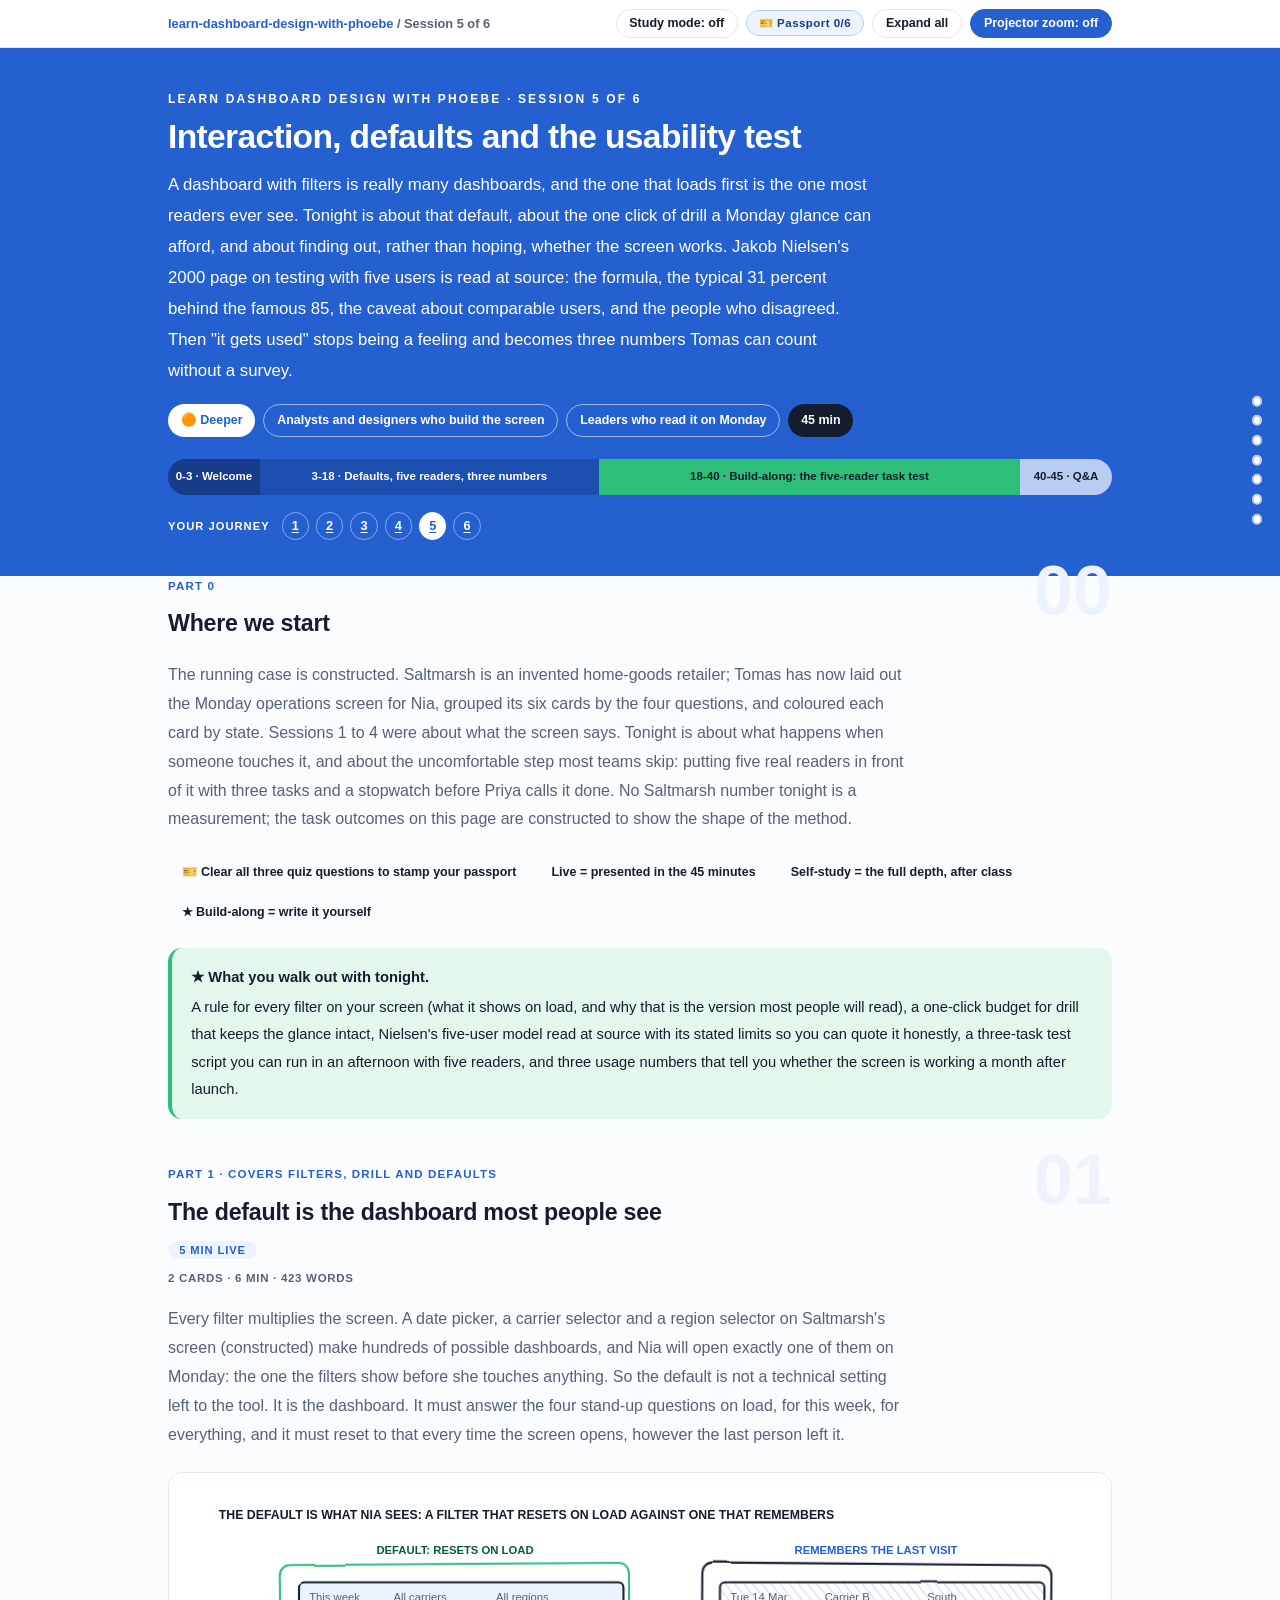
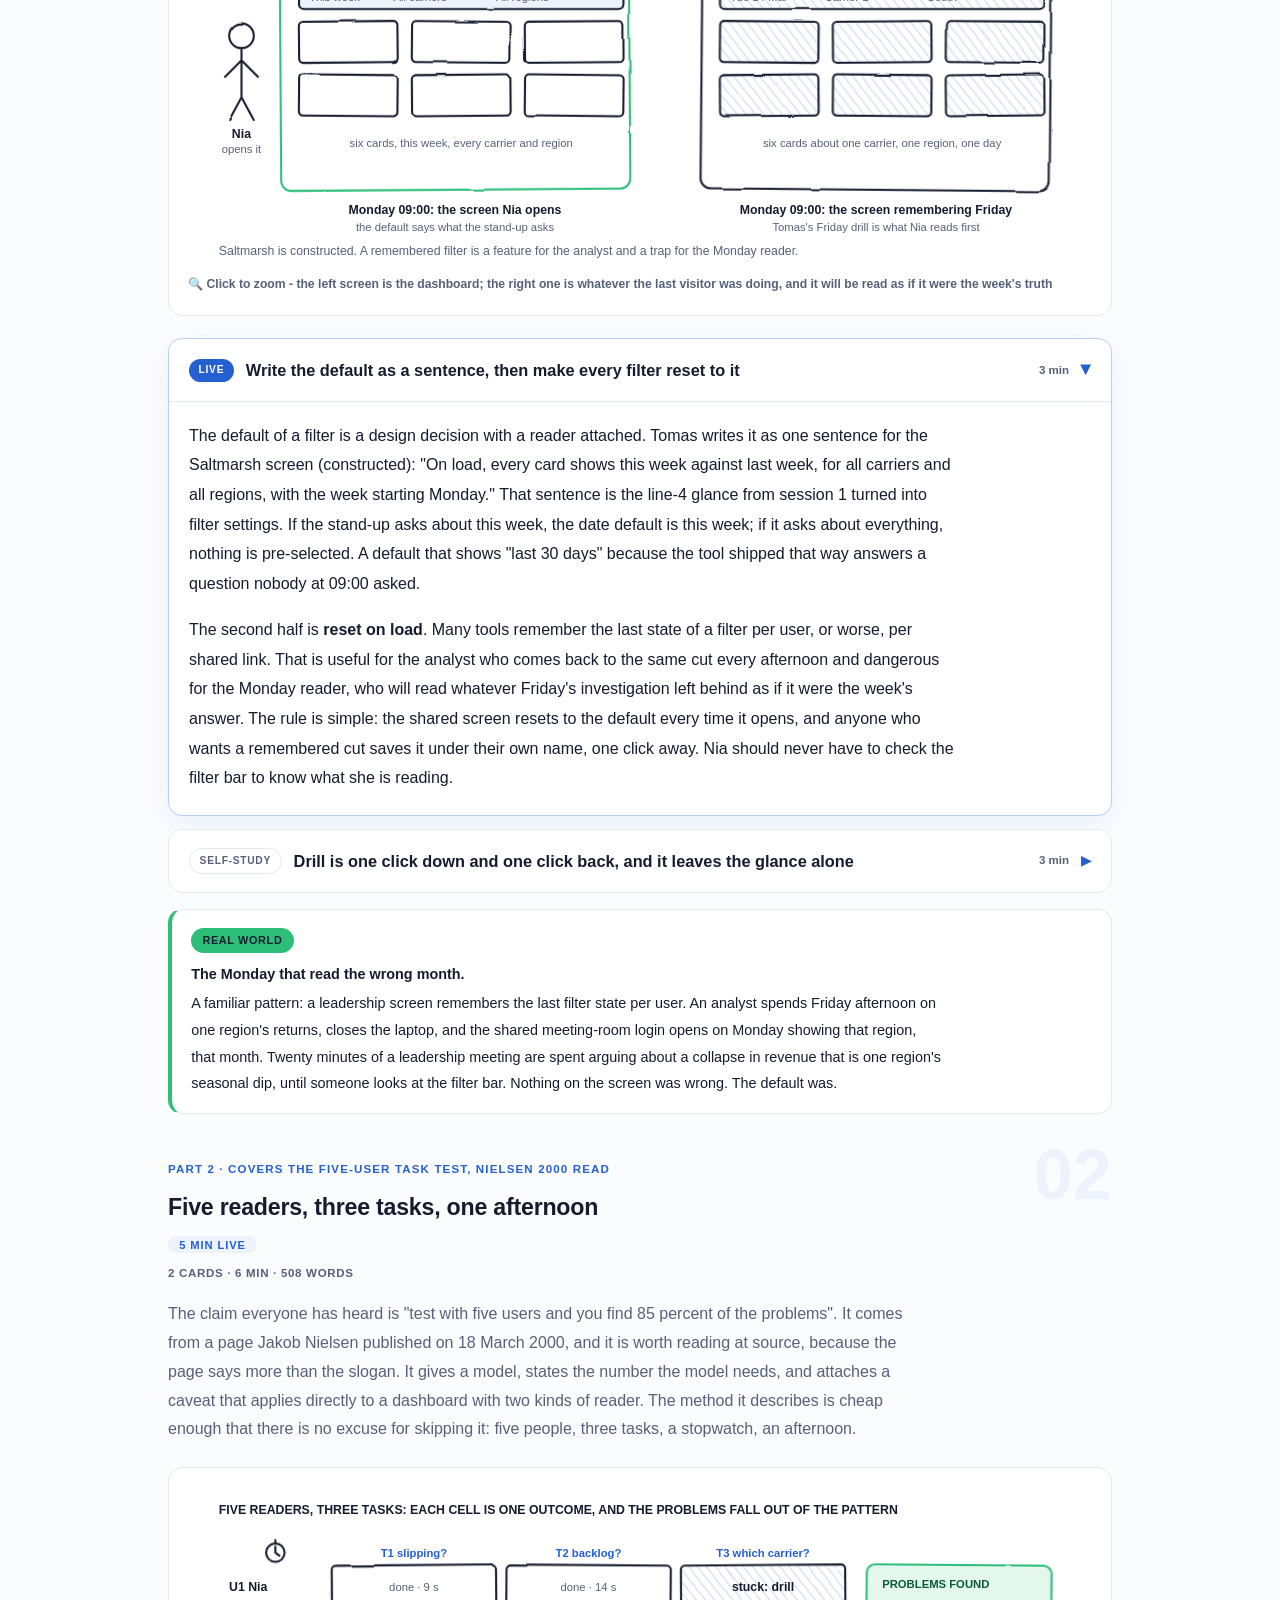
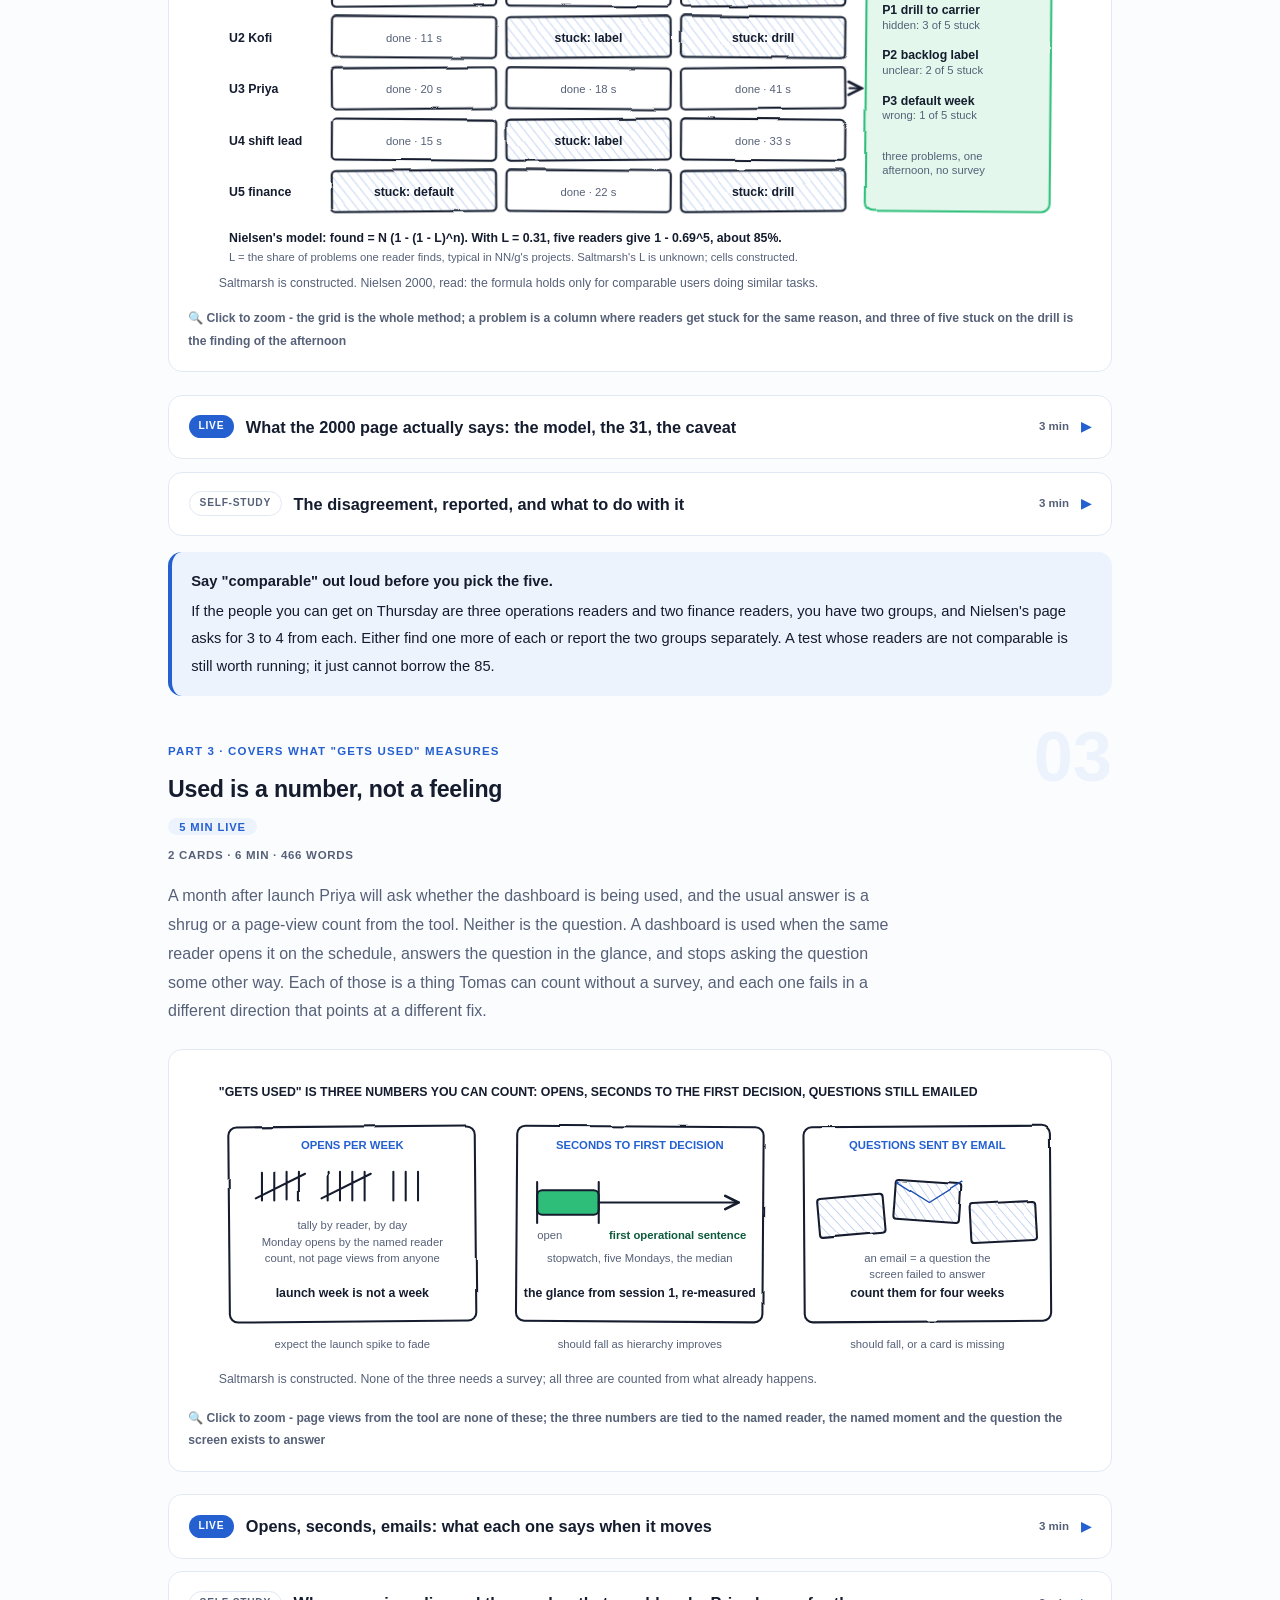
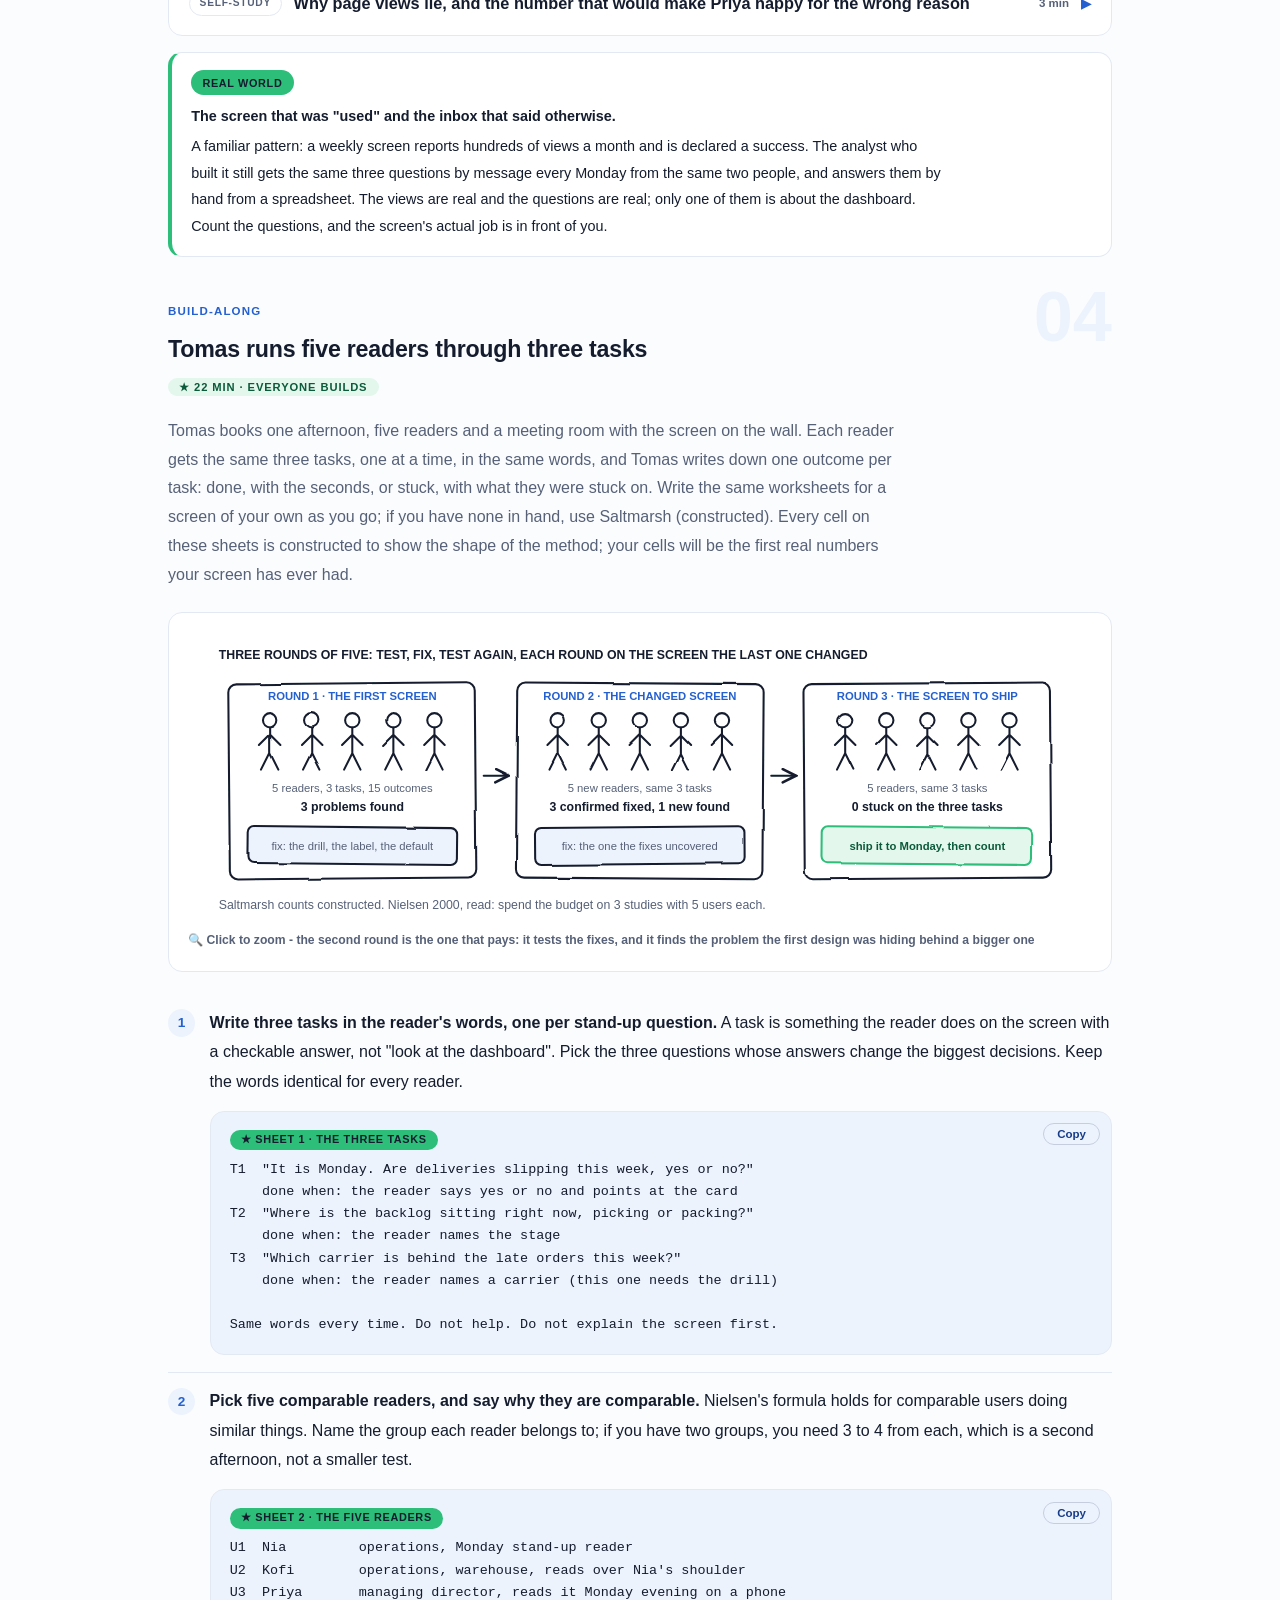
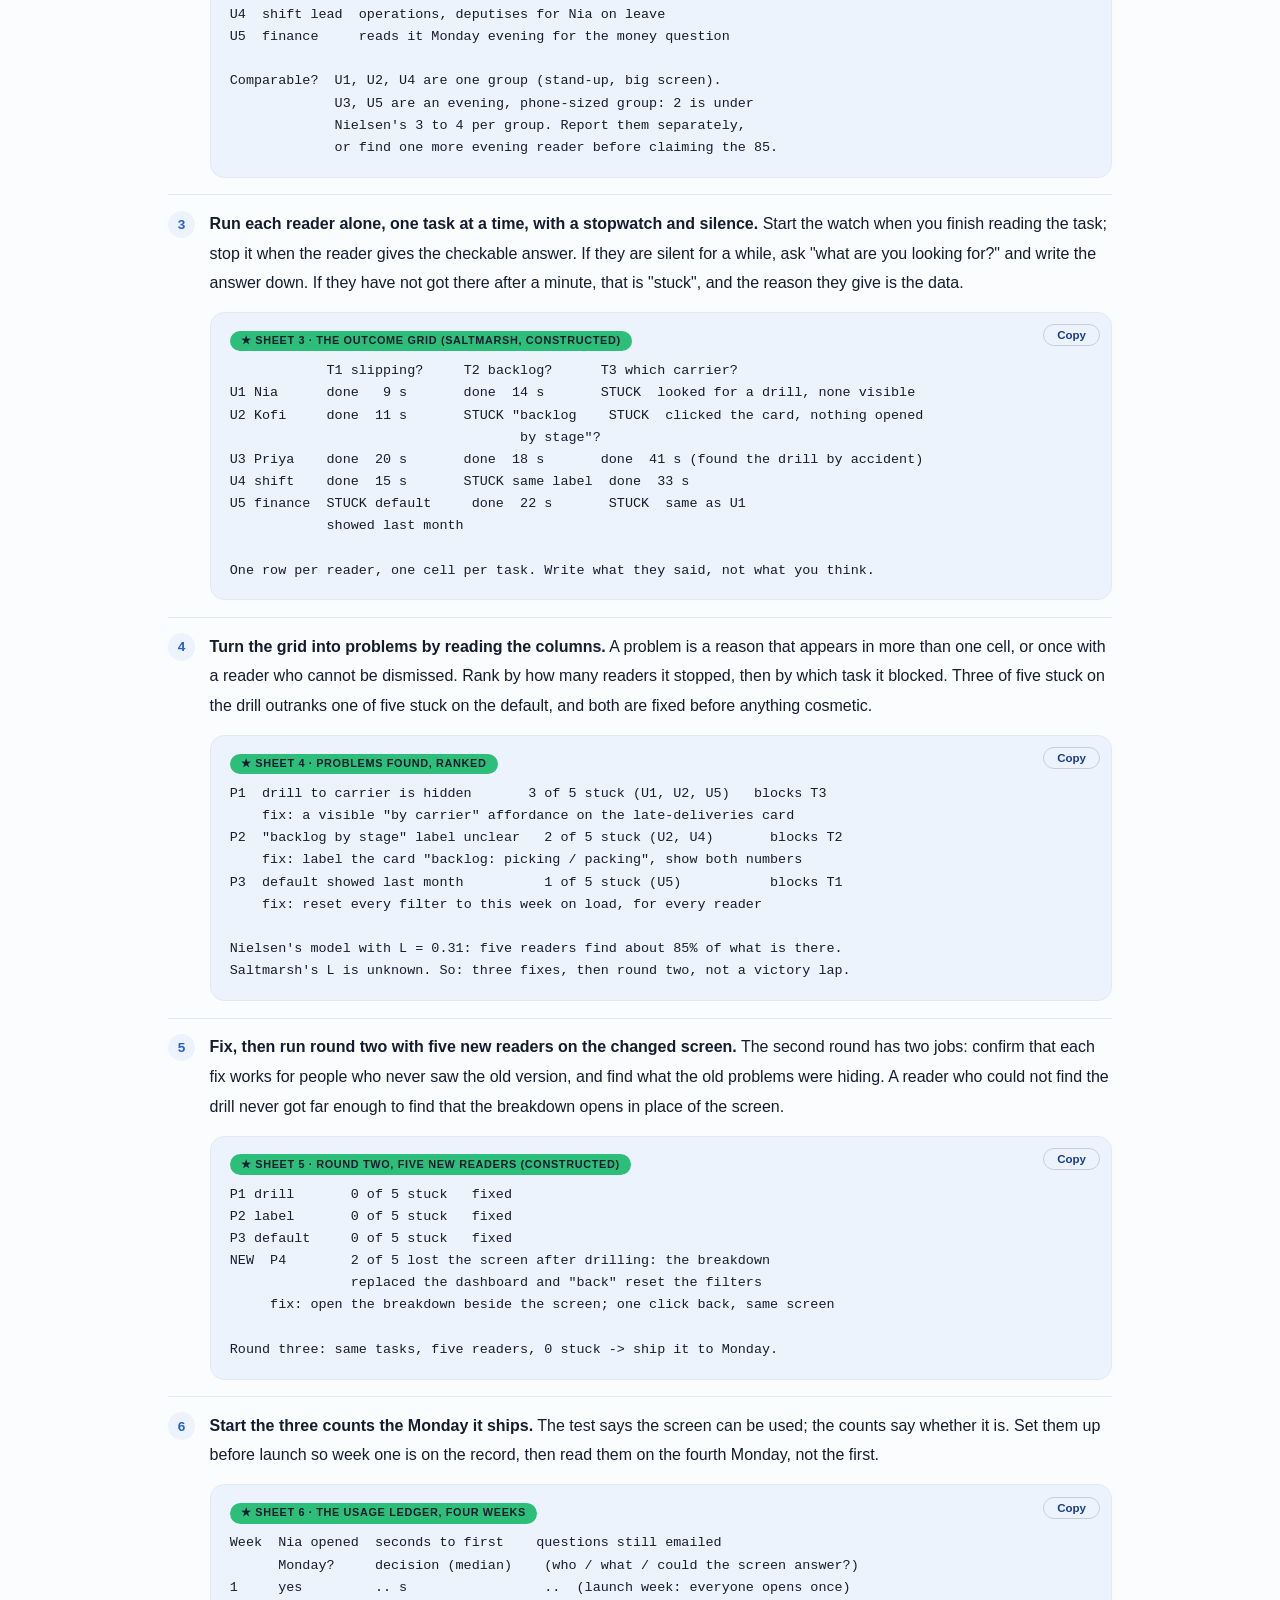
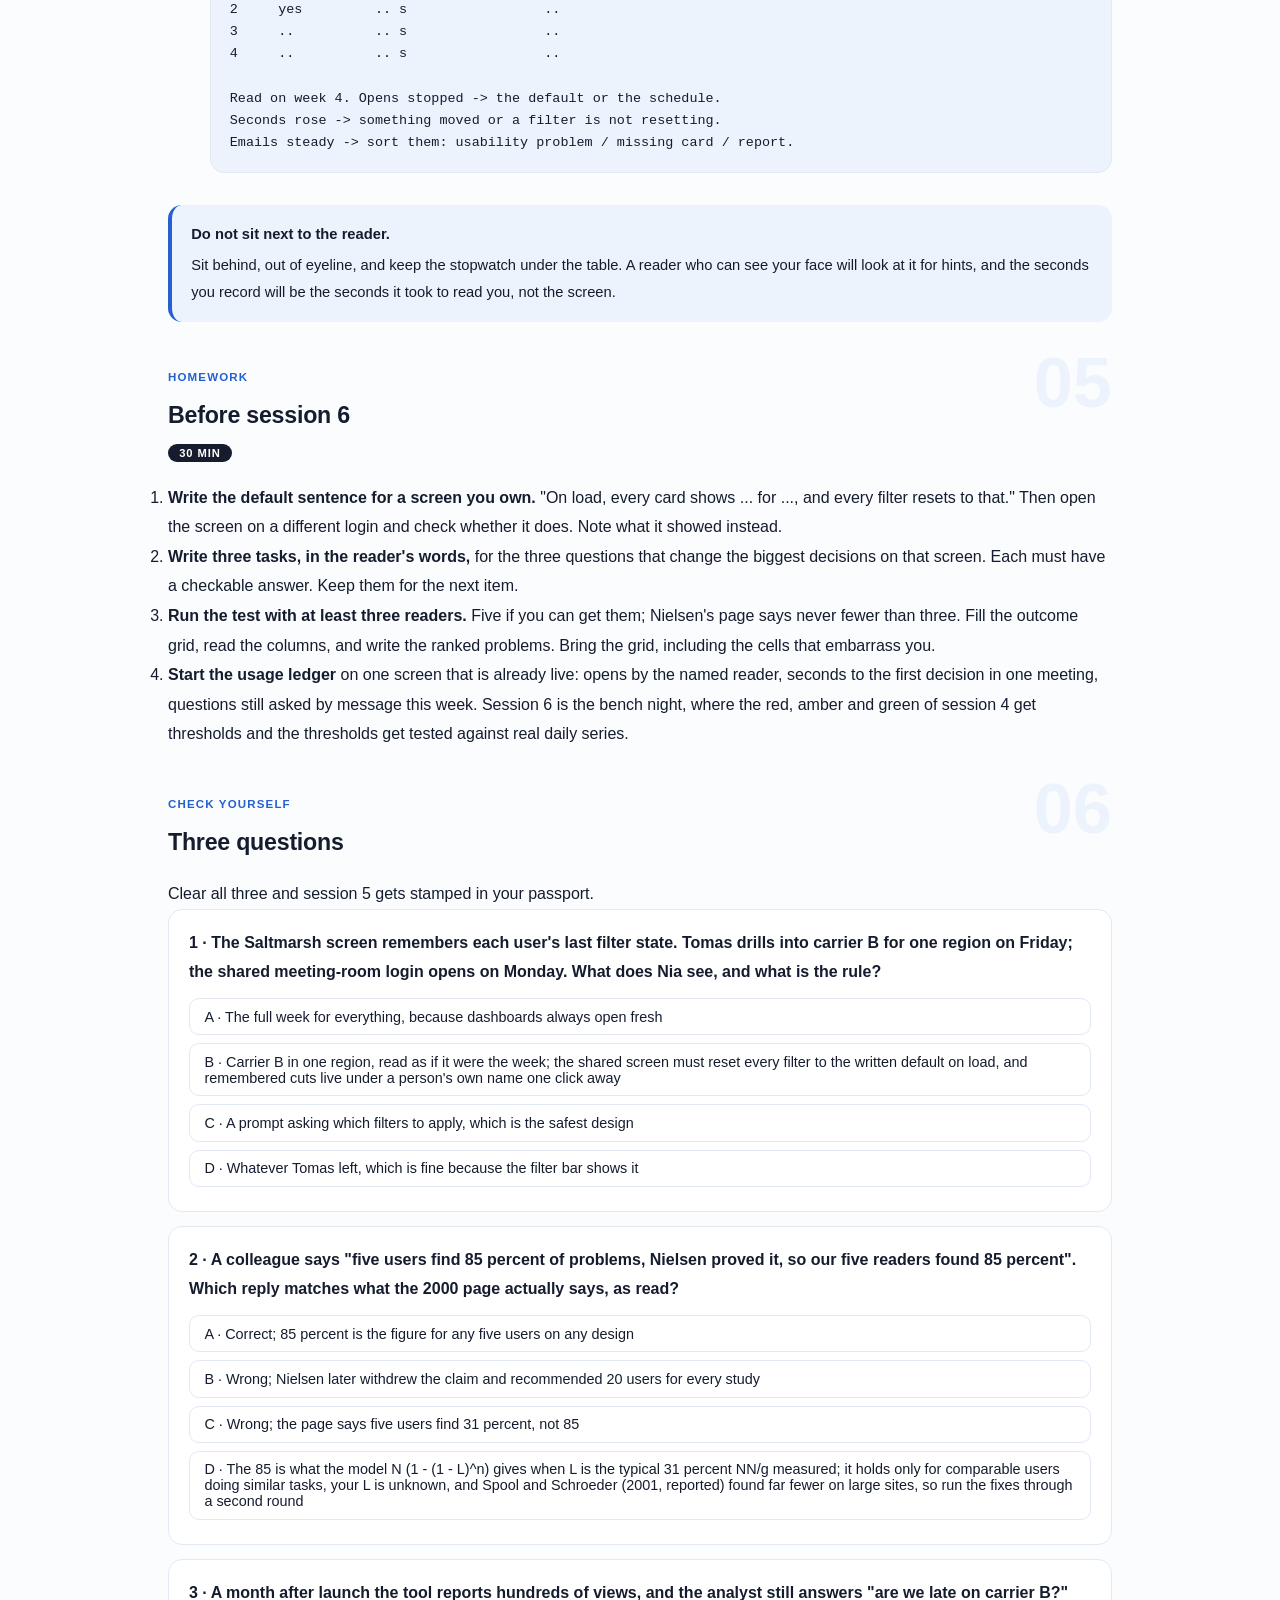
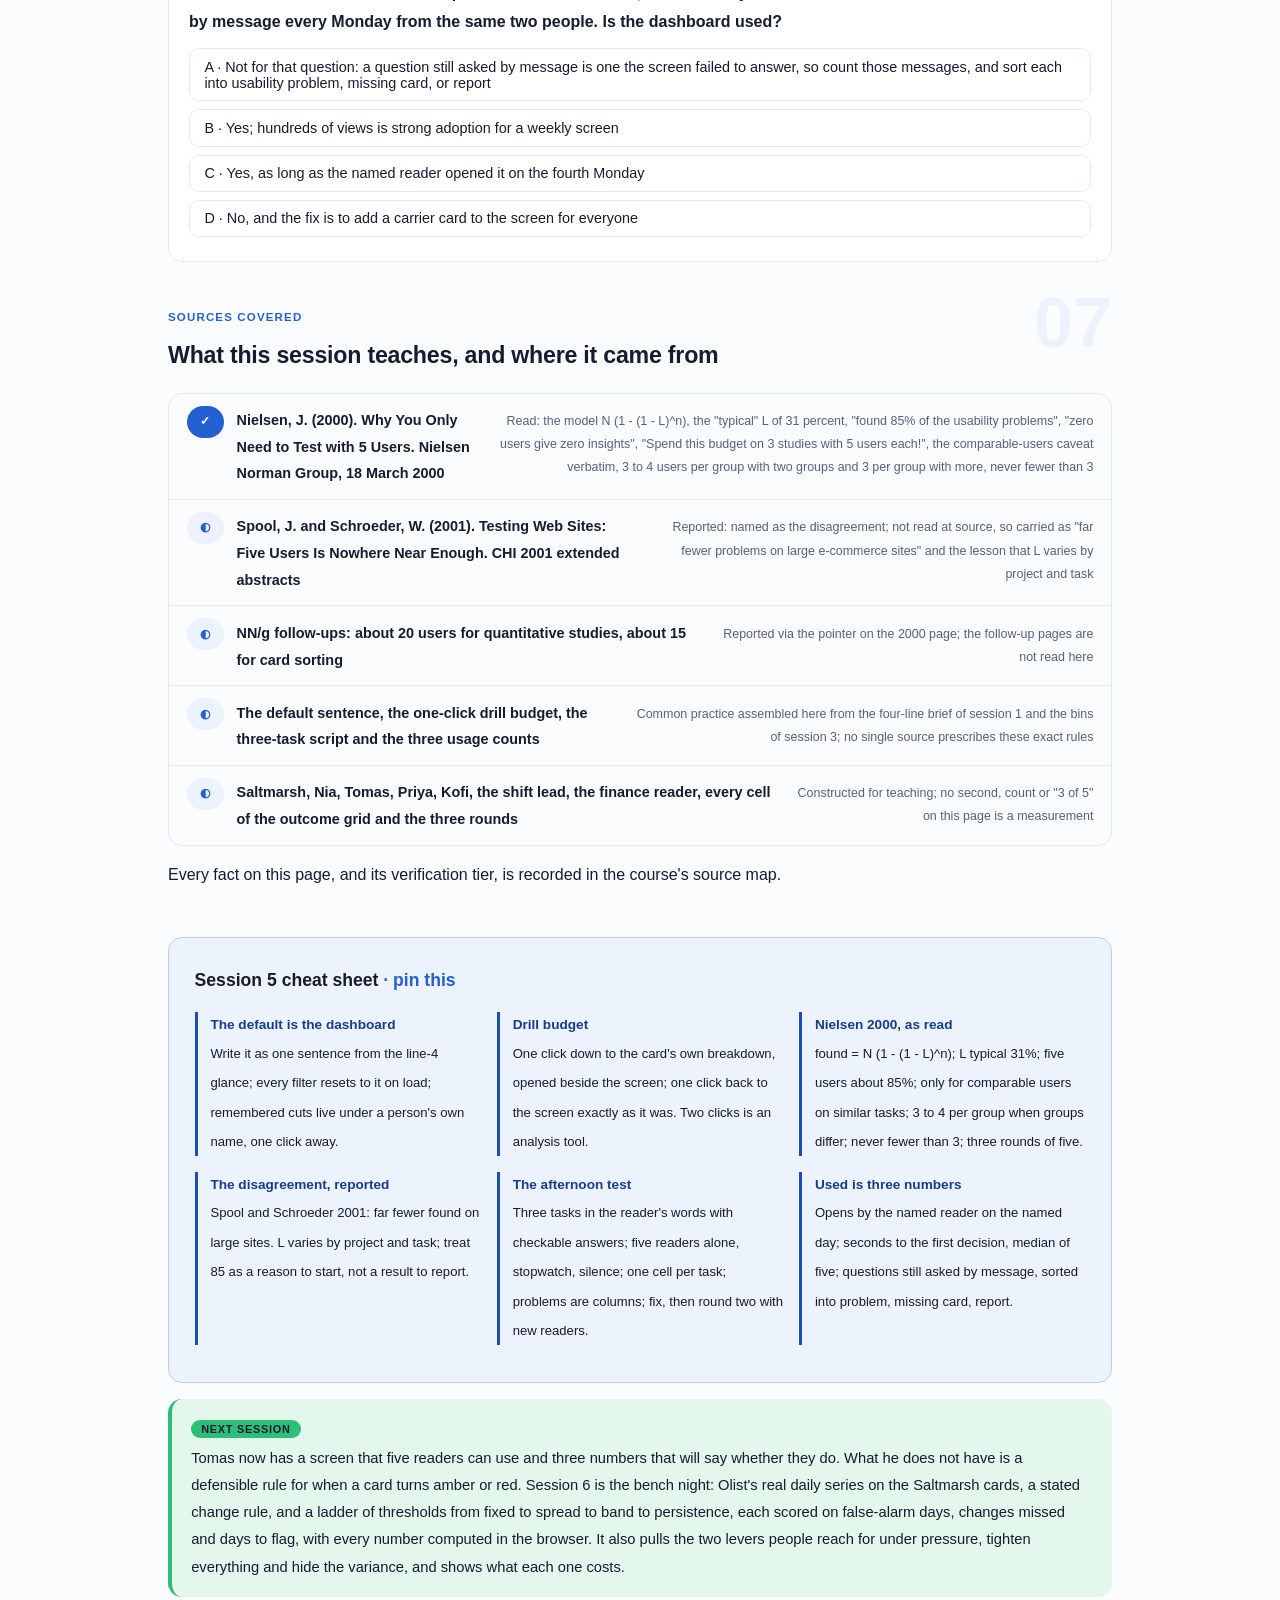
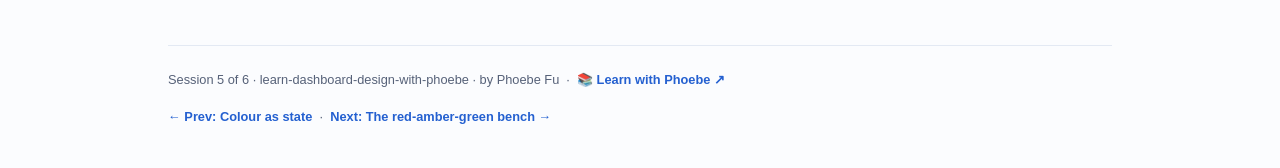
<file: courses/05-interaction-defaults-usability-test.html>
<!DOCTYPE html>
<html lang="en">
<head>
<meta charset="UTF-8">
<meta name="viewport" content="width=device-width, initial-scale=1.0">
<!-- social:start -->
<meta name="description" content="Session 5 of 6. Filters, drill and the default that most readers never change; the five-user task test read at source in Nielsen 2000 with its formula, the typical L of 31 percent and the comparable-users caveat, and the disagreement reported; and what 'gets used' measures: opens, seconds to the first decision, questions still asked by email.">
<meta property="og:type" content="article">
<meta property="og:site_name" content="Learn with Phoebe">
<meta property="og:title" content="Interaction, defaults and the usability test - learn dashboard design with phoebe">
<meta property="og:description" content="Session 5 of 6. The default is the dashboard most people see; five readers, three tasks, one afternoon; and three numbers that say whether a screen is used.">
<meta property="og:url" content="https://phoebefu6.github.io/learn-dashboard-design-with-phoebe/courses/05-interaction-defaults-usability-test.html">
<meta property="og:image" content="https://phoebefu6.github.io/learn-dashboard-design-with-phoebe/assets/og-cover.png">
<meta property="og:image:width" content="1200">
<meta property="og:image:height" content="630">
<meta name="twitter:card" content="summary_large_image">
<meta name="twitter:title" content="Interaction, defaults and the usability test - learn dashboard design with phoebe">
<meta name="twitter:description" content="Session 5 of 6. Defaults, drill, the five-user task test as Nielsen wrote it, and what 'used' actually measures.">
<meta name="twitter:image" content="https://phoebefu6.github.io/learn-dashboard-design-with-phoebe/assets/og-cover.png">
<!-- social:end -->
<title>Session 5 · Interaction, defaults and the usability test - learn dashboard design with phoebe</title>
<link rel="stylesheet" href="../assets/style.css?v=1">
</head>
<body>

<div class="toolbar">
  <div class="wrap">
    <span class="crumb"><a href="../index.html">learn-dashboard-design-with-phoebe</a> / Session 5 of 6</span>
    <button class="btn" id="toggle-all" type="button">Expand all</button>
    <button class="btn primary" id="zoom-toggle" type="button">Projector zoom: off</button>
  </div>
</div>

<header class="masthead">
  <div class="wrap">
    <div class="eyebrow">Learn Dashboard Design with Phoebe · Session 5 of 6</div>
    <h1>Interaction, defaults and the <span class="accent">usability test</span></h1>
    <p class="sub">A dashboard with filters is really many dashboards, and the one that loads first is the one most readers ever see. Tonight is about that default, about the one click of drill a Monday glance can afford, and about finding out, rather than hoping, whether the screen works. Jakob Nielsen's 2000 page on testing with five users is read at source: the formula, the typical 31 percent behind the famous 85, the caveat about comparable users, and the people who disagreed. Then "it gets used" stops being a feeling and becomes three numbers Tomas can count without a survey.</p>
    <div class="chip-row">
      <span class="chip level">🟠 Deeper</span>
      <span class="chip audience">Analysts and designers who build the screen</span>
      <span class="chip audience">Leaders who read it on Monday</span>
      <span class="chip time">45 min</span>
    </div>
    <div class="agenda">
      <span class="a1" style="flex:1">0-3 · Welcome</span>
      <span class="a2" style="flex:4">3-18 · Defaults, five readers, three numbers</span>
      <span class="a3" style="flex:5">18-40 · Build-along: the five-reader task test</span>
      <span class="a4" style="flex:1">40-45 · Q&amp;A</span>
    </div>
  </div>
</header>

<main class="wrap">

  <section class="section" id="intro">
    <div class="section-kicker">
      <span class="klabel">Part 0</span>
      <h2>Where we start</h2>
    </div>
    <p class="lede">The running case is constructed. Saltmarsh is an invented home-goods retailer; Tomas has now laid out the Monday operations screen for Nia, grouped its six cards by the four questions, and coloured each card by state. Sessions 1 to 4 were about what the screen says. Tonight is about what happens when someone touches it, and about the uncomfortable step most teams skip: putting five real readers in front of it with three tasks and a stopwatch before Priya calls it done. No Saltmarsh number tonight is a measurement; the task outcomes on this page are constructed to show the shape of the method.</p>

    <div class="legend">
      <span class="pill">🎫 Clear all three quiz questions to stamp your passport</span>
      <span class="pill">Live = presented in the 45 minutes</span>
      <span class="pill">Self-study = the full depth, after class</span>
      <span class="pill">★ Build-along = write it yourself</span>
    </div>

    <div class="callout win">
      <p><strong>★ What you walk out with tonight.</strong> A rule for every filter on your screen (what it shows on load, and why that is the version most people will read), a one-click budget for drill that keeps the glance intact, Nielsen's five-user model read at source with its stated limits so you can quote it honestly, a three-task test script you can run in an afternoon with five readers, and three usage numbers that tell you whether the screen is working a month after launch.</p>
    </div>
  </section>

  <section class="section" id="part-1">
    <div class="section-kicker">
      <span class="klabel">Part 1 · covers filters, drill and defaults</span>
      <h2>The default is the dashboard most people see</h2>
      <span class="tag concept">5 min live</span>
    </div>
    <p class="lede">Every filter multiplies the screen. A date picker, a carrier selector and a region selector on Saltmarsh's screen (constructed) make hundreds of possible dashboards, and Nia will open exactly one of them on Monday: the one the filters show before she touches anything. So the default is not a technical setting left to the tool. It is the dashboard. It must answer the four stand-up questions on load, for this week, for everything, and it must reset to that every time the screen opens, however the last person left it.</p>

    <figure class="zoomable">
      <svg viewBox="0 0 880 362" xmlns="http://www.w3.org/2000/svg" role="img" aria-label="Two hand-drawn dashboard screens side by side with a stick figure labelled Nia on the left. The left screen is outlined in signal green and labelled default, resets on load: its filter bar reads this week, all carriers, all regions, and six white cards sit below it, with the note that this is the screen Nia opens on Monday and the default says what the stand-up asks. The right screen is labelled remembers the last visit: its filter bar is hachured and reads Tuesday 14 March, carrier B, south, the six cards are hachured, and the note says Tomas's Friday drill is what Nia reads first. A bottom note says Saltmarsh is constructed and that a remembered filter is a feature for the analyst and a trap for the Monday reader.">
        <defs>
          <filter id="f5aSk" x="-3%" y="-3%" width="106%" height="106%"><feTurbulence type="fractalNoise" baseFrequency="0.02" numOctaves="2" seed="51" result="n"/><feDisplacementMap in="SourceGraphic" in2="n" scale="2.4" xChannelSelector="R" yChannelSelector="G"/></filter>
          <pattern id="f5aHc" patternUnits="userSpaceOnUse" width="7" height="7" patternTransform="rotate(-38)"><line x1="0" y1="0" x2="0" y2="7" stroke="#2460D0" stroke-width="1" opacity=".5"/></pattern>
        </defs>
        <style>
          .f5aH { font: 800 12px Inter, sans-serif; fill: #141C2E; }
          .f5aL { font: 600 12px Inter, sans-serif; fill: #141C2E; }
          .f5aS { font: 400 11px Inter, sans-serif; fill: #566178; }
          .f5aB { font: 800 11px Inter, sans-serif; fill: #0B5A3B; }
          .f5aA { font: 700 11px Inter, sans-serif; fill: #2460D0; }
          .f5aN { font: 400 12px Inter, sans-serif; fill: #566178; }
        </style>

        <text class="f5aH" x="30" y="26">THE DEFAULT IS WHAT NIA SEES: A FILTER THAT RESETS ON LOAD AGAINST ONE THAT REMEMBERS</text>

        <g filter="url(#f5aSk)" fill="none" stroke="#141C2E" stroke-width="2" stroke-linecap="round" stroke-linejoin="round">
          <circle cx="52" cy="140" r="12" fill="#FFFFFF"/>
          <path d="M52 152 L52 200 M52 164 L36 180 M52 164 L68 180 M52 200 L40 222 M52 200 L64 222"/>

          <rect x="90" y="70" width="340" height="220" rx="10" transform="rotate(-0.4 260 180)" fill="#FFFFFF" stroke="#2DBE7A"/>
          <rect x="108" y="88" width="316" height="26" rx="5" fill="#EDF3FD"/>
          <rect x="108" y="126" width="96" height="40" rx="4" transform="rotate(-0.6 156 146)" fill="#FFFFFF"/>
          <rect x="218" y="126" width="96" height="40" rx="4" transform="rotate(0.5 266 146)" fill="#FFFFFF"/>
          <rect x="328" y="126" width="96" height="40" rx="4" transform="rotate(-0.4 376 146)" fill="#FFFFFF"/>
          <rect x="108" y="178" width="96" height="40" rx="4" transform="rotate(0.5 156 198)" fill="#FFFFFF"/>
          <rect x="218" y="178" width="96" height="40" rx="4" transform="rotate(-0.5 266 198)" fill="#FFFFFF"/>
          <rect x="328" y="178" width="96" height="40" rx="4" transform="rotate(0.6 376 198)" fill="#FFFFFF"/>

          <rect x="500" y="70" width="340" height="220" rx="10" transform="rotate(0.5 670 180)" fill="#FFFFFF"/>
          <rect x="518" y="88" width="316" height="26" rx="5" fill="url(#f5aHc)"/>
          <rect x="518" y="126" width="96" height="40" rx="4" transform="rotate(0.6 566 146)" fill="url(#f5aHc)"/>
          <rect x="628" y="126" width="96" height="40" rx="4" transform="rotate(-0.5 676 146)" fill="url(#f5aHc)"/>
          <rect x="738" y="126" width="96" height="40" rx="4" transform="rotate(0.4 786 146)" fill="url(#f5aHc)"/>
          <rect x="518" y="178" width="96" height="40" rx="4" transform="rotate(-0.5 566 198)" fill="url(#f5aHc)"/>
          <rect x="628" y="178" width="96" height="40" rx="4" transform="rotate(0.5 676 198)" fill="url(#f5aHc)"/>
          <rect x="738" y="178" width="96" height="40" rx="4" transform="rotate(-0.6 786 198)" fill="url(#f5aHc)"/>
        </g>

        <text class="f5aL" x="52" y="240" text-anchor="middle">Nia</text>
        <text class="f5aS" x="52" y="254" text-anchor="middle">opens it</text>

        <text class="f5aB" x="260" y="60" text-anchor="middle">DEFAULT: RESETS ON LOAD</text>
        <text class="f5aS" x="118" y="106">This week</text>
        <text class="f5aS" x="200" y="106">All carriers</text>
        <text class="f5aS" x="300" y="106">All regions</text>
        <text class="f5aS" x="266" y="248" text-anchor="middle">six cards, this week, every carrier and region</text>
        <text class="f5aL" x="260" y="314" text-anchor="middle">Monday 09:00: the screen Nia opens</text>
        <text class="f5aS" x="260" y="330" text-anchor="middle">the default says what the stand-up asks</text>

        <text class="f5aA" x="670" y="60" text-anchor="middle">REMEMBERS THE LAST VISIT</text>
        <text class="f5aS" x="528" y="106">Tue 14 Mar</text>
        <text class="f5aS" x="620" y="106">Carrier B</text>
        <text class="f5aS" x="720" y="106">South</text>
        <text class="f5aS" x="676" y="248" text-anchor="middle">six cards about one carrier, one region, one day</text>
        <text class="f5aL" x="670" y="314" text-anchor="middle">Monday 09:00: the screen remembering Friday</text>
        <text class="f5aS" x="670" y="330" text-anchor="middle">Tomas's Friday drill is what Nia reads first</text>

        <text class="f5aN" x="30" y="354">Saltmarsh is constructed. A remembered filter is a feature for the analyst and a trap for the Monday reader.</text>
      </svg>
      <figcaption>🔍 Click to zoom - the left screen is the dashboard; the right one is whatever the last visitor was doing, and it will be read as if it were the week's truth</figcaption>
    </figure>

    <details class="card" open>
      <summary><span class="mode live">Live</span>Write the default as a sentence, then make every filter reset to it<span class="mini">3 min</span><span class="caret">▶</span></summary>
      <div class="body">
        <p>The default of a filter is a design decision with a reader attached. Tomas writes it as one sentence for the Saltmarsh screen (constructed): "On load, every card shows this week against last week, for all carriers and all regions, with the week starting Monday." That sentence is the line-4 glance from session 1 turned into filter settings. If the stand-up asks about this week, the date default is this week; if it asks about everything, nothing is pre-selected. A default that shows "last 30 days" because the tool shipped that way answers a question nobody at 09:00 asked.</p>
        <p>The second half is <strong>reset on load</strong>. Many tools remember the last state of a filter per user, or worse, per shared link. That is useful for the analyst who comes back to the same cut every afternoon and dangerous for the Monday reader, who will read whatever Friday's investigation left behind as if it were the week's answer. The rule is simple: the shared screen resets to the default every time it opens, and anyone who wants a remembered cut saves it under their own name, one click away. Nia should never have to check the filter bar to know what she is reading.</p>
      </div>
    </details>

    <details class="card">
      <summary><span class="mode self">Self-study</span>Drill is one click down and one click back, and it leaves the glance alone<span class="mini">3 min</span><span class="caret">▶</span></summary>
      <div class="body">
        <p>Drill is the move from a card to the breakdown behind it: late deliveries this week, click, late deliveries by carrier. Session 3 put those breakdowns in the "one click away" bin, and the interaction rule follows from the bin's name. One click from any card reaches its breakdown; one click returns to the screen exactly as it was. Two clicks is an analysis tool. A drill that changes the filter for the whole screen on the way down, so that returning shows a different dashboard from the one Nia left, breaks the glance for the rest of the meeting, and it is the most common way a well-laid-out screen becomes confusing in use.</p>
        <p>Three habits keep drill cheap. The breakdown opens on top of the screen or beside it, never in place of it, so the context stays in view. The breakdown is pre-filtered to the card's own question and nothing else; a carrier breakdown of late orders does not also need a region selector. And the card says it can be drilled, with a visible affordance, because an interaction nobody can see is one nobody will find, which is exactly what the five readers will show you in Part 2. How the drill is built in a given tool belongs next door: <a href="https://phoebefu6.github.io/learn-business-intelligence-with-phoebe/courses/a4-commissioning-dashboards.html">Business Intelligence a4, commissioning dashboards</a>.</p>
      </div>
    </details>

    <div class="callout example">
      <span class="ex-pill">Real world</span>
      <p><strong>The Monday that read the wrong month.</strong> A familiar pattern: a leadership screen remembers the last filter state per user. An analyst spends Friday afternoon on one region's returns, closes the laptop, and the shared meeting-room login opens on Monday showing that region, that month. Twenty minutes of a leadership meeting are spent arguing about a collapse in revenue that is one region's seasonal dip, until someone looks at the filter bar. Nothing on the screen was wrong. The default was.</p>
    </div>
  </section>

  <section class="section" id="part-2">
    <div class="section-kicker">
      <span class="klabel">Part 2 · covers the five-user task test, Nielsen 2000 read</span>
      <h2>Five readers, three tasks, one afternoon</h2>
      <span class="tag concept">5 min live</span>
    </div>
    <p class="lede">The claim everyone has heard is "test with five users and you find 85 percent of the problems". It comes from a page Jakob Nielsen published on 18 March 2000, and it is worth reading at source, because the page says more than the slogan. It gives a model, states the number the model needs, and attaches a caveat that applies directly to a dashboard with two kinds of reader. The method it describes is cheap enough that there is no excuse for skipping it: five people, three tasks, a stopwatch, an afternoon.</p>

    <figure class="zoomable">
      <svg viewBox="0 0 880 400" xmlns="http://www.w3.org/2000/svg" role="img" aria-label="A hand-drawn grid of five reader rows against three task columns: are deliveries slipping, where is the backlog, which carrier is late. Most cells are white and read done with a time in seconds; stuck cells are hachured and name what the reader got stuck on: the drill, a label, or the default. The pattern of stuck cells feeds a signal-green box on the right labelled problems found, listing three problems: the drill to carrier is hidden, three of five stuck; the backlog label is unclear, two of five; the default week is wrong, one of five. Below the grid, Nielsen's model is written out: found equals N times one minus one minus L to the n, and with L of 0.31 five users give about 85 percent. A note says L is the share of problems one reader finds, typical in NN/g's projects, Saltmarsh's L is unknown and the cells are constructed, and the formula holds only for comparable users doing similar tasks.">
        <defs>
          <filter id="f5bSk" x="-3%" y="-3%" width="106%" height="106%"><feTurbulence type="fractalNoise" baseFrequency="0.02" numOctaves="2" seed="53" result="n"/><feDisplacementMap in="SourceGraphic" in2="n" scale="2.4" xChannelSelector="R" yChannelSelector="G"/></filter>
          <pattern id="f5bHc" patternUnits="userSpaceOnUse" width="7" height="7" patternTransform="rotate(-38)"><line x1="0" y1="0" x2="0" y2="7" stroke="#2460D0" stroke-width="1" opacity=".5"/></pattern>
          <marker id="f5bAr" viewBox="0 0 10 10" refX="9" refY="5" markerWidth="8" markerHeight="8" orient="auto"><path d="M1 1 L9 5 L1 9" fill="none" stroke="#141C2E" stroke-width="1.6" stroke-linecap="round"/></marker>
        </defs>
        <style>
          .f5bH { font: 800 12px Inter, sans-serif; fill: #141C2E; }
          .f5bL { font: 600 12px Inter, sans-serif; fill: #141C2E; }
          .f5bS { font: 400 11px Inter, sans-serif; fill: #566178; }
          .f5bB { font: 800 11px Inter, sans-serif; fill: #0B5A3B; }
          .f5bA { font: 700 11px Inter, sans-serif; fill: #2460D0; }
          .f5bN { font: 400 12px Inter, sans-serif; fill: #566178; }
        </style>

        <text class="f5bH" x="30" y="26">FIVE READERS, THREE TASKS: EACH CELL IS ONE OUTCOME, AND THE PROBLEMS FALL OUT OF THE PATTERN</text>

        <g filter="url(#f5bSk)" fill="none" stroke="#141C2E" stroke-width="2" stroke-linecap="round" stroke-linejoin="round">
          <circle cx="85" cy="64" r="9" fill="#FFFFFF"/>
          <path d="M85 58 L85 64 L89 67 M85 55 L85 52"/>

          <rect x="140" y="76" width="160" height="40" rx="4" transform="rotate(-0.5 220 96)" fill="#FFFFFF"/>
          <rect x="310" y="76" width="160" height="40" rx="4" transform="rotate(0.4 390 96)" fill="#FFFFFF"/>
          <rect x="480" y="76" width="160" height="40" rx="4" transform="rotate(-0.4 560 96)" fill="url(#f5bHc)"/>

          <rect x="140" y="126" width="160" height="40" rx="4" transform="rotate(0.5 220 146)" fill="#FFFFFF"/>
          <rect x="310" y="126" width="160" height="40" rx="4" transform="rotate(-0.5 390 146)" fill="url(#f5bHc)"/>
          <rect x="480" y="126" width="160" height="40" rx="4" transform="rotate(0.5 560 146)" fill="url(#f5bHc)"/>

          <rect x="140" y="176" width="160" height="40" rx="4" transform="rotate(-0.4 220 196)" fill="#FFFFFF"/>
          <rect x="310" y="176" width="160" height="40" rx="4" transform="rotate(0.5 390 196)" fill="#FFFFFF"/>
          <rect x="480" y="176" width="160" height="40" rx="4" transform="rotate(-0.5 560 196)" fill="#FFFFFF"/>

          <rect x="140" y="226" width="160" height="40" rx="4" transform="rotate(0.4 220 246)" fill="#FFFFFF"/>
          <rect x="310" y="226" width="160" height="40" rx="4" transform="rotate(-0.4 390 246)" fill="url(#f5bHc)"/>
          <rect x="480" y="226" width="160" height="40" rx="4" transform="rotate(0.5 560 246)" fill="#FFFFFF"/>

          <rect x="140" y="276" width="160" height="40" rx="4" transform="rotate(-0.5 220 296)" fill="url(#f5bHc)"/>
          <rect x="310" y="276" width="160" height="40" rx="4" transform="rotate(0.5 390 296)" fill="#FFFFFF"/>
          <rect x="480" y="276" width="160" height="40" rx="4" transform="rotate(-0.4 560 296)" fill="url(#f5bHc)"/>

          <path d="M644 196 L656 196" marker-end="url(#f5bAr)"/>
          <rect x="660" y="76" width="180" height="240" rx="8" transform="rotate(0.5 750 196)" fill="#E3F7EC" stroke="#2DBE7A"/>
        </g>

        <text class="f5bA" x="220" y="68" text-anchor="middle">T1 slipping?</text>
        <text class="f5bA" x="390" y="68" text-anchor="middle">T2 backlog?</text>
        <text class="f5bA" x="560" y="68" text-anchor="middle">T3 which carrier?</text>

        <text class="f5bL" x="40" y="101">U1 Nia</text>
        <text class="f5bS" x="220" y="101" text-anchor="middle">done · 9 s</text>
        <text class="f5bS" x="390" y="101" text-anchor="middle">done · 14 s</text>
        <text class="f5bL" x="560" y="101" text-anchor="middle">stuck: drill</text>

        <text class="f5bL" x="40" y="151">U2 Kofi</text>
        <text class="f5bS" x="220" y="151" text-anchor="middle">done · 11 s</text>
        <text class="f5bL" x="390" y="151" text-anchor="middle">stuck: label</text>
        <text class="f5bL" x="560" y="151" text-anchor="middle">stuck: drill</text>

        <text class="f5bL" x="40" y="201">U3 Priya</text>
        <text class="f5bS" x="220" y="201" text-anchor="middle">done · 20 s</text>
        <text class="f5bS" x="390" y="201" text-anchor="middle">done · 18 s</text>
        <text class="f5bS" x="560" y="201" text-anchor="middle">done · 41 s</text>

        <text class="f5bL" x="40" y="251">U4 shift lead</text>
        <text class="f5bS" x="220" y="251" text-anchor="middle">done · 15 s</text>
        <text class="f5bL" x="390" y="251" text-anchor="middle">stuck: label</text>
        <text class="f5bS" x="560" y="251" text-anchor="middle">done · 33 s</text>

        <text class="f5bL" x="40" y="301">U5 finance</text>
        <text class="f5bL" x="220" y="301" text-anchor="middle">stuck: default</text>
        <text class="f5bS" x="390" y="301" text-anchor="middle">done · 22 s</text>
        <text class="f5bL" x="560" y="301" text-anchor="middle">stuck: drill</text>

        <text class="f5bB" x="676" y="98">PROBLEMS FOUND</text>
        <text class="f5bL" x="676" y="124">P1 drill to carrier</text>
        <text class="f5bS" x="676" y="138">hidden: 3 of 5 stuck</text>
        <text class="f5bL" x="676" y="168">P2 backlog label</text>
        <text class="f5bS" x="676" y="182">unclear: 2 of 5 stuck</text>
        <text class="f5bL" x="676" y="212">P3 default week</text>
        <text class="f5bS" x="676" y="226">wrong: 1 of 5 stuck</text>
        <text class="f5bS" x="676" y="266">three problems, one</text>
        <text class="f5bS" x="676" y="280">afternoon, no survey</text>

        <text class="f5bL" x="40" y="346">Nielsen's model: found = N (1 - (1 - L)^n). With L = 0.31, five readers give 1 - 0.69^5, about 85%.</text>
        <text class="f5bS" x="40" y="364">L = the share of problems one reader finds, typical in NN/g's projects. Saltmarsh's L is unknown; cells constructed.</text>

        <text class="f5bN" x="30" y="390">Saltmarsh is constructed. Nielsen 2000, read: the formula holds only for comparable users doing similar tasks.</text>
      </svg>
      <figcaption>🔍 Click to zoom - the grid is the whole method; a problem is a column where readers get stuck for the same reason, and three of five stuck on the drill is the finding of the afternoon</figcaption>
    </figure>

    <details class="card">
      <summary><span class="mode live">Live</span>What the 2000 page actually says: the model, the 31, the caveat<span class="mini">3 min</span><span class="caret">▶</span></summary>
      <div class="body">
        <p>Nielsen's page gives a model, not a law: the number of usability problems found with n users is N (1 - (1 - L)^n), where N is the total number of problems in the design and L is the share of them a single user finds. He reports a "typical" L of 31 percent across the projects NN/g had studied, and with that L five users "found 85% of the usability problems". The 85 is not a constant of nature; it is what the curve gives at n = 5 when L is 31 percent. If your readers each find fewer of the problems, five of them find less. The page is also blunt about the other end: "zero users give zero insights".</p>
        <p>Two more lines matter for a dashboard. First, the caveat, verbatim: "The formula only holds for comparable users who will be using the site in fairly similar ways". A Saltmarsh screen (constructed) read by operations people at a stand-up and by Priya on her phone on Monday evening has two reader groups, and the page says to test 3 to 4 users from each of two groups, or 3 per group with three or more groups, and never fewer than 3, because one user may be unrepresentative. Second, the page argues for iteration: "Spend this budget on 3 studies with 5 users each!", because the second round tests the fixes and catches what the first design hid. The build-along follows that advice literally.</p>
      </div>
    </details>

    <details class="card">
      <summary><span class="mode self">Self-study</span>The disagreement, reported, and what to do with it<span class="mini">3 min</span><span class="caret">▶</span></summary>
      <div class="body">
        <p>Not everyone accepted the five-user claim. Spool and Schroeder (2001) argued, in a CHI extended abstract titled "Testing Web Sites: Five Users Is Nowhere Near Enough", that on large e-commerce sites five users found far fewer of the problems than the model promised. That paper is reported here, not read at source, so the right way to carry it is as a named disagreement: L varies by project and by task, and a site with thousands of pages and many paths has a lower L than a single screen with six cards and one click of drill. Nielsen's own page points to later NN/g advice that quantitative studies need around 20 users and card sorting about 15 (reported via that pointer, not read), which is a reminder that five is a number for finding problems, not for measuring how big they are.</p>
        <p>For a dashboard the honest position is this. One screen, three tasks and five comparable readers is close to the case where Nielsen's model is strongest, so a first round will find most of what is badly wrong. It will not tell you how many seconds the glance takes on average across the company, and it will not find problems in parts of the screen the three tasks never touch. Choose the tasks to cover the four stand-up questions, run three rounds, and treat the 85 as a reason to start, not a result to report. The wider method, from recruiting to think-aloud protocol, belongs to <a href="https://phoebefu6.github.io/learn-product-design-with-phoebe/">Product Design</a>; the one test on one dashboard is all that is run here.</p>
      </div>
    </details>

    <div class="callout tip">
      <p><strong>Say "comparable" out loud before you pick the five.</strong> If the people you can get on Thursday are three operations readers and two finance readers, you have two groups, and Nielsen's page asks for 3 to 4 from each. Either find one more of each or report the two groups separately. A test whose readers are not comparable is still worth running; it just cannot borrow the 85.</p>
    </div>
  </section>

  <section class="section" id="part-3">
    <div class="section-kicker">
      <span class="klabel">Part 3 · covers what "gets used" measures</span>
      <h2>Used is a number, not a feeling</h2>
      <span class="tag concept">5 min live</span>
    </div>
    <p class="lede">A month after launch Priya will ask whether the dashboard is being used, and the usual answer is a shrug or a page-view count from the tool. Neither is the question. A dashboard is used when the same reader opens it on the schedule, answers the question in the glance, and stops asking the question some other way. Each of those is a thing Tomas can count without a survey, and each one fails in a different direction that points at a different fix.</p>

    <figure class="zoomable">
      <svg viewBox="0 0 880 320" xmlns="http://www.w3.org/2000/svg" role="img" aria-label="Three hand-drawn panels. Opens per week: tally marks by reader and by day, with the note to expect the launch spike to fade. Seconds to first decision: a short rail from open to a signal-green segment ending at the first operational sentence, measured with a stopwatch over five Mondays as a median, with the note that it should fall as the hierarchy improves. Questions sent by email: a pile of hachured envelopes, each one a question the screen failed to answer, with the note that it should fall, or a card is missing. A bottom note says Saltmarsh is constructed and none of the three needs a survey.">
        <defs>
          <filter id="f5cSk" x="-3%" y="-3%" width="106%" height="106%"><feTurbulence type="fractalNoise" baseFrequency="0.02" numOctaves="2" seed="57" result="n"/><feDisplacementMap in="SourceGraphic" in2="n" scale="2.4" xChannelSelector="R" yChannelSelector="G"/></filter>
          <pattern id="f5cHc" patternUnits="userSpaceOnUse" width="7" height="7" patternTransform="rotate(-38)"><line x1="0" y1="0" x2="0" y2="7" stroke="#2460D0" stroke-width="1" opacity=".5"/></pattern>
          <marker id="f5cAr" viewBox="0 0 10 10" refX="9" refY="5" markerWidth="8" markerHeight="8" orient="auto"><path d="M1 1 L9 5 L1 9" fill="none" stroke="#141C2E" stroke-width="1.6" stroke-linecap="round"/></marker>
        </defs>
        <style>
          .f5cH { font: 800 12px Inter, sans-serif; fill: #141C2E; }
          .f5cL { font: 600 12px Inter, sans-serif; fill: #141C2E; }
          .f5cS { font: 400 11px Inter, sans-serif; fill: #566178; }
          .f5cB { font: 800 11px Inter, sans-serif; fill: #0B5A3B; }
          .f5cA { font: 700 11px Inter, sans-serif; fill: #2460D0; }
          .f5cN { font: 400 12px Inter, sans-serif; fill: #566178; }
        </style>

        <text class="f5cH" x="30" y="26">"GETS USED" IS THREE NUMBERS YOU CAN COUNT: OPENS, SECONDS TO THE FIRST DECISION, QUESTIONS STILL EMAILED</text>

        <g filter="url(#f5cSk)" fill="none" stroke="#141C2E" stroke-width="2" stroke-linecap="round" stroke-linejoin="round">
          <rect x="40" y="56" width="240" height="190" rx="8" transform="rotate(-0.5 160 151)" fill="#FFFFFF"/>
          <path d="M72 100 L72 128 M84 100 L84 128 M96 100 L96 128 M108 100 L108 128 M66 126 L114 102"/>
          <path d="M136 100 L136 128 M148 100 L148 128 M160 100 L160 128 M172 100 L172 128 M130 126 L178 102"/>
          <path d="M200 100 L200 128 M212 100 L212 128 M224 100 L224 128"/>

          <rect x="320" y="56" width="240" height="190" rx="8" transform="rotate(0.4 440 151)" fill="#FFFFFF"/>
          <rect x="340" y="118" width="60" height="24" rx="5" fill="#2DBE7A"/>
          <path d="M400 130 L536 130" marker-end="url(#f5cAr)"/>
          <path d="M340 110 L340 150 M400 110 L400 150"/>

          <rect x="600" y="56" width="240" height="190" rx="8" transform="rotate(-0.4 720 151)" fill="#FFFFFF"/>
          <rect x="614" y="124" width="64" height="38" rx="3" transform="rotate(-5 646 143)" fill="url(#f5cHc)"/>
          <rect x="688" y="110" width="64" height="38" rx="3" transform="rotate(4 720 129)" fill="url(#f5cHc)"/>
          <rect x="762" y="130" width="64" height="38" rx="3" transform="rotate(-3 794 149)" fill="url(#f5cHc)"/>
          <path d="M690 110 L722 130 L754 110" stroke="#1D4FB0" stroke-width="1.4"/>
        </g>

        <text class="f5cA" x="160" y="78" text-anchor="middle">OPENS PER WEEK</text>
        <text class="f5cS" x="160" y="156" text-anchor="middle">tally by reader, by day</text>
        <text class="f5cS" x="160" y="172" text-anchor="middle">Monday opens by the named reader</text>
        <text class="f5cS" x="160" y="188" text-anchor="middle">count, not page views from anyone</text>
        <text class="f5cL" x="160" y="222" text-anchor="middle">launch week is not a week</text>

        <text class="f5cA" x="440" y="78" text-anchor="middle">SECONDS TO FIRST DECISION</text>
        <text class="f5cS" x="340" y="166">open</text>
        <text class="f5cB" x="410" y="166">first operational sentence</text>
        <text class="f5cS" x="440" y="188" text-anchor="middle">stopwatch, five Mondays, the median</text>
        <text class="f5cL" x="440" y="222" text-anchor="middle">the glance from session 1, re-measured</text>

        <text class="f5cA" x="720" y="78" text-anchor="middle">QUESTIONS SENT BY EMAIL</text>
        <text class="f5cS" x="720" y="188" text-anchor="middle">an email = a question the</text>
        <text class="f5cS" x="720" y="204" text-anchor="middle">screen failed to answer</text>
        <text class="f5cL" x="720" y="222" text-anchor="middle">count them for four weeks</text>

        <text class="f5cS" x="160" y="272" text-anchor="middle">expect the launch spike to fade</text>
        <text class="f5cS" x="440" y="272" text-anchor="middle">should fall as hierarchy improves</text>
        <text class="f5cS" x="720" y="272" text-anchor="middle">should fall, or a card is missing</text>

        <text class="f5cN" x="30" y="306">Saltmarsh is constructed. None of the three needs a survey; all three are counted from what already happens.</text>
      </svg>
      <figcaption>🔍 Click to zoom - page views from the tool are none of these; the three numbers are tied to the named reader, the named moment and the question the screen exists to answer</figcaption>
    </figure>

    <details class="card">
      <summary><span class="mode live">Live</span>Opens, seconds, emails: what each one says when it moves<span class="mini">3 min</span><span class="caret">▶</span></summary>
      <div class="body">
        <p><strong>Opens</strong> are counted per named reader on the named day, because the dashboard was designed for Nia on Monday and not for "the business". Launch week is not a week: everybody opens a new screen once. The number to watch is the fourth Monday. If Nia still opens it, the schedule holds; if she does not, nothing else on this list matters, and the first question is whether the default still answers her four questions. <strong>Seconds to the first decision</strong> is the glance from session 1, re-measured now that the screen exists: a stopwatch from screen open to the first operational sentence in the stand-up, five Mondays, take the median. It should fall as the hierarchy of session 2 does its work; if it rises, something moved or a filter is not resetting.</p>
        <p><strong>Questions still asked by email</strong> is the one most teams forget and the most telling. Every message that asks "are we late on carrier B this week?" after the screen exists is a question the screen failed to answer in the moment it was asked. Tomas keeps a plain list for four weeks at Saltmarsh (constructed): who asked, what, and whether the screen could have answered it. The list sorts itself into three piles. Could have answered, reader did not find it: a usability problem for the next round of five. Could not answer, should: a card for the "one click away" bin. Could not answer, should not: a report, which is where the question goes.</p>
      </div>
    </details>

    <details class="card">
      <summary><span class="mode self">Self-study</span>Why page views lie, and the number that would make Priya happy for the wrong reason<span class="mini">3 min</span><span class="caret">▶</span></summary>
      <div class="body">
        <p>Tool analytics count views: every open by anyone, including the analyst checking the refresh, the sponsor showing it to a visitor, and the browser tab that reloads on its own. A high number is easy to produce and says nothing about whether a decision changed. Time-on-page is worse for a dashboard, because the ideal time on a monitoring screen is short: a reader who stays ten minutes is lost, not engaged. The three numbers above are deliberately tied to the brief from session 1: the named reader, the scheduled moment, the question. Anything that cannot be tied back to a line of the brief is a vanity measure.</p>
        <p>There is one more number, and it needs a warning. If the screen is good, the stand-up gets shorter, because the first five minutes of "where are we" disappear. That is a real outcome and Priya will like it. Resist the urge to put it on a slide as "the dashboard saved X minutes a week" with a number you did not measure in the same way before and after. The honest version is the stopwatch median from this Part, before and after, with the dates it was taken. Narrative around a number like that belongs to <a href="https://phoebefu6.github.io/learn-visual-storytelling-with-phoebe/">Visual Storytelling</a>; the number itself is a measurement or it is nothing.</p>
      </div>
    </details>

    <div class="callout example">
      <span class="ex-pill">Real world</span>
      <p><strong>The screen that was "used" and the inbox that said otherwise.</strong> A familiar pattern: a weekly screen reports hundreds of views a month and is declared a success. The analyst who built it still gets the same three questions by message every Monday from the same two people, and answers them by hand from a spreadsheet. The views are real and the questions are real; only one of them is about the dashboard. Count the questions, and the screen's actual job is in front of you.</p>
    </div>
  </section>

  <section class="section" id="demo-1">
    <div class="section-kicker">
      <span class="klabel">Build-along</span>
      <h2>Tomas runs five readers through three tasks</h2>
      <span class="tag demo">★ 22 min · everyone builds</span>
    </div>
    <p class="lede">Tomas books one afternoon, five readers and a meeting room with the screen on the wall. Each reader gets the same three tasks, one at a time, in the same words, and Tomas writes down one outcome per task: done, with the seconds, or stuck, with what they were stuck on. Write the same worksheets for a screen of your own as you go; if you have none in hand, use Saltmarsh (constructed). Every cell on these sheets is constructed to show the shape of the method; your cells will be the first real numbers your screen has ever had.</p>

    <figure class="zoomable">
      <svg viewBox="0 0 880 280" xmlns="http://www.w3.org/2000/svg" role="img" aria-label="Three hand-drawn panels in a row joined by arrows, each holding five small stick figures. Round 1: five readers, three tasks, three problems found, then a box reading fix the drill, the label, the default week. Round 2 on the changed screen: one new problem, the three confirmed fixed, then a box reading fix the one new. Round 3: no problems on the three tasks, and a signal-green box reading ship it to Monday. A bottom note says Saltmarsh counts are constructed and that Nielsen 2000, read, says to spend the budget on three studies with five users each.">
        <defs>
          <filter id="f5dSk" x="-3%" y="-3%" width="106%" height="106%"><feTurbulence type="fractalNoise" baseFrequency="0.02" numOctaves="2" seed="59" result="n"/><feDisplacementMap in="SourceGraphic" in2="n" scale="2.4" xChannelSelector="R" yChannelSelector="G"/></filter>
          <marker id="f5dAr" viewBox="0 0 10 10" refX="9" refY="5" markerWidth="8" markerHeight="8" orient="auto"><path d="M1 1 L9 5 L1 9" fill="none" stroke="#141C2E" stroke-width="1.6" stroke-linecap="round"/></marker>
        </defs>
        <style>
          .f5dH { font: 800 12px Inter, sans-serif; fill: #141C2E; }
          .f5dL { font: 600 12px Inter, sans-serif; fill: #141C2E; }
          .f5dS { font: 400 11px Inter, sans-serif; fill: #566178; }
          .f5dB { font: 800 11px Inter, sans-serif; fill: #0B5A3B; }
          .f5dA { font: 700 11px Inter, sans-serif; fill: #2460D0; }
          .f5dN { font: 400 12px Inter, sans-serif; fill: #566178; }
        </style>

        <text class="f5dH" x="30" y="26">THREE ROUNDS OF FIVE: TEST, FIX, TEST AGAIN, EACH ROUND ON THE SCREEN THE LAST ONE CHANGED</text>

        <g filter="url(#f5dSk)" fill="none" stroke="#141C2E" stroke-width="2" stroke-linecap="round" stroke-linejoin="round">
          <rect x="40" y="50" width="240" height="190" rx="8" transform="rotate(-0.5 160 145)" fill="#FFFFFF"/>
          <circle cx="80" cy="86" r="7" fill="#FFFFFF"/><path d="M80 93 L80 118 M80 100 L70 110 M80 100 L90 110 M80 118 L72 134 M80 118 L88 134"/>
          <circle cx="120" cy="86" r="7" fill="#FFFFFF"/><path d="M120 93 L120 118 M120 100 L110 110 M120 100 L130 110 M120 118 L112 134 M120 118 L128 134"/>
          <circle cx="160" cy="86" r="7" fill="#FFFFFF"/><path d="M160 93 L160 118 M160 100 L150 110 M160 100 L170 110 M160 118 L152 134 M160 118 L168 134"/>
          <circle cx="200" cy="86" r="7" fill="#FFFFFF"/><path d="M200 93 L200 118 M200 100 L190 110 M200 100 L210 110 M200 118 L192 134 M200 118 L208 134"/>
          <circle cx="240" cy="86" r="7" fill="#FFFFFF"/><path d="M240 93 L240 118 M240 100 L230 110 M240 100 L250 110 M240 118 L232 134 M240 118 L248 134"/>
          <rect x="58" y="190" width="204" height="36" rx="6" transform="rotate(0.6 160 208)" fill="#EDF3FD"/>

          <path d="M288 140 L312 140" marker-end="url(#f5dAr)"/>

          <rect x="320" y="50" width="240" height="190" rx="8" transform="rotate(0.4 440 145)" fill="#FFFFFF"/>
          <circle cx="360" cy="86" r="7" fill="#FFFFFF"/><path d="M360 93 L360 118 M360 100 L350 110 M360 100 L370 110 M360 118 L352 134 M360 118 L368 134"/>
          <circle cx="400" cy="86" r="7" fill="#FFFFFF"/><path d="M400 93 L400 118 M400 100 L390 110 M400 100 L410 110 M400 118 L392 134 M400 118 L408 134"/>
          <circle cx="440" cy="86" r="7" fill="#FFFFFF"/><path d="M440 93 L440 118 M440 100 L430 110 M440 100 L450 110 M440 118 L432 134 M440 118 L448 134"/>
          <circle cx="480" cy="86" r="7" fill="#FFFFFF"/><path d="M480 93 L480 118 M480 100 L470 110 M480 100 L490 110 M480 118 L472 134 M480 118 L488 134"/>
          <circle cx="520" cy="86" r="7" fill="#FFFFFF"/><path d="M520 93 L520 118 M520 100 L510 110 M520 100 L530 110 M520 118 L512 134 M520 118 L528 134"/>
          <rect x="338" y="190" width="204" height="36" rx="6" transform="rotate(-0.5 440 208)" fill="#EDF3FD"/>

          <path d="M568 140 L592 140" marker-end="url(#f5dAr)"/>

          <rect x="600" y="50" width="240" height="190" rx="8" transform="rotate(-0.4 720 145)" fill="#FFFFFF"/>
          <circle cx="640" cy="86" r="7" fill="#FFFFFF"/><path d="M640 93 L640 118 M640 100 L630 110 M640 100 L650 110 M640 118 L632 134 M640 118 L648 134"/>
          <circle cx="680" cy="86" r="7" fill="#FFFFFF"/><path d="M680 93 L680 118 M680 100 L670 110 M680 100 L690 110 M680 118 L672 134 M680 118 L688 134"/>
          <circle cx="720" cy="86" r="7" fill="#FFFFFF"/><path d="M720 93 L720 118 M720 100 L710 110 M720 100 L730 110 M720 118 L712 134 M720 118 L728 134"/>
          <circle cx="760" cy="86" r="7" fill="#FFFFFF"/><path d="M760 93 L760 118 M760 100 L750 110 M760 100 L770 110 M760 118 L752 134 M760 118 L768 134"/>
          <circle cx="800" cy="86" r="7" fill="#FFFFFF"/><path d="M800 93 L800 118 M800 100 L790 110 M800 100 L810 110 M800 118 L792 134 M800 118 L808 134"/>
          <rect x="618" y="190" width="204" height="36" rx="6" transform="rotate(0.5 720 208)" fill="#E3F7EC" stroke="#2DBE7A"/>
        </g>

        <text class="f5dA" x="160" y="66" text-anchor="middle">ROUND 1 · THE FIRST SCREEN</text>
        <text class="f5dS" x="160" y="156" text-anchor="middle">5 readers, 3 tasks, 15 outcomes</text>
        <text class="f5dL" x="160" y="174" text-anchor="middle">3 problems found</text>
        <text class="f5dS" x="160" y="212" text-anchor="middle">fix: the drill, the label, the default</text>

        <text class="f5dA" x="440" y="66" text-anchor="middle">ROUND 2 · THE CHANGED SCREEN</text>
        <text class="f5dS" x="440" y="156" text-anchor="middle">5 new readers, same 3 tasks</text>
        <text class="f5dL" x="440" y="174" text-anchor="middle">3 confirmed fixed, 1 new found</text>
        <text class="f5dS" x="440" y="212" text-anchor="middle">fix: the one the fixes uncovered</text>

        <text class="f5dA" x="720" y="66" text-anchor="middle">ROUND 3 · THE SCREEN TO SHIP</text>
        <text class="f5dS" x="720" y="156" text-anchor="middle">5 readers, same 3 tasks</text>
        <text class="f5dL" x="720" y="174" text-anchor="middle">0 stuck on the three tasks</text>
        <text class="f5dB" x="720" y="212" text-anchor="middle">ship it to Monday, then count</text>

        <text class="f5dN" x="30" y="270">Saltmarsh counts constructed. Nielsen 2000, read: spend the budget on 3 studies with 5 users each.</text>
      </svg>
      <figcaption>🔍 Click to zoom - the second round is the one that pays: it tests the fixes, and it finds the problem the first design was hiding behind a bigger one</figcaption>
    </figure>

    <div class="steps">
      <div class="step">
        <p><strong>Write three tasks in the reader's words, one per stand-up question.</strong> A task is something the reader does on the screen with a checkable answer, not "look at the dashboard". Pick the three questions whose answers change the biggest decisions. Keep the words identical for every reader.</p>
        <div class="prompt-box good"><span class="label">★ Sheet 1 · the three tasks</span>T1  "It is Monday. Are deliveries slipping this week, yes or no?"
    done when: the reader says yes or no and points at the card
T2  "Where is the backlog sitting right now, picking or packing?"
    done when: the reader names the stage
T3  "Which carrier is behind the late orders this week?"
    done when: the reader names a carrier (this one needs the drill)

Same words every time. Do not help. Do not explain the screen first.</div>
      </div>
      <div class="step">
        <p><strong>Pick five comparable readers, and say why they are comparable.</strong> Nielsen's formula holds for comparable users doing similar things. Name the group each reader belongs to; if you have two groups, you need 3 to 4 from each, which is a second afternoon, not a smaller test.</p>
        <div class="prompt-box good"><span class="label">★ Sheet 2 · the five readers</span>U1  Nia         operations, Monday stand-up reader
U2  Kofi        operations, warehouse, reads over Nia's shoulder
U3  Priya       managing director, reads it Monday evening on a phone
U4  shift lead  operations, deputises for Nia on leave
U5  finance     reads it Monday evening for the money question

Comparable?  U1, U2, U4 are one group (stand-up, big screen).
             U3, U5 are an evening, phone-sized group: 2 is under
             Nielsen's 3 to 4 per group. Report them separately,
             or find one more evening reader before claiming the 85.</div>
      </div>
      <div class="step">
        <p><strong>Run each reader alone, one task at a time, with a stopwatch and silence.</strong> Start the watch when you finish reading the task; stop it when the reader gives the checkable answer. If they are silent for a while, ask "what are you looking for?" and write the answer down. If they have not got there after a minute, that is "stuck", and the reason they give is the data.</p>
        <div class="prompt-box good"><span class="label">★ Sheet 3 · the outcome grid (Saltmarsh, constructed)</span>            T1 slipping?     T2 backlog?      T3 which carrier?
U1 Nia      done   9 s       done  14 s       STUCK  looked for a drill, none visible
U2 Kofi     done  11 s       STUCK "backlog    STUCK  clicked the card, nothing opened
                                    by stage"?
U3 Priya    done  20 s       done  18 s       done  41 s (found the drill by accident)
U4 shift    done  15 s       STUCK same label  done  33 s
U5 finance  STUCK default     done  22 s       STUCK  same as U1
            showed last month

One row per reader, one cell per task. Write what they said, not what you think.</div>
      </div>
      <div class="step">
        <p><strong>Turn the grid into problems by reading the columns.</strong> A problem is a reason that appears in more than one cell, or once with a reader who cannot be dismissed. Rank by how many readers it stopped, then by which task it blocked. Three of five stuck on the drill outranks one of five stuck on the default, and both are fixed before anything cosmetic.</p>
        <div class="prompt-box good"><span class="label">★ Sheet 4 · problems found, ranked</span>P1  drill to carrier is hidden       3 of 5 stuck (U1, U2, U5)   blocks T3
    fix: a visible "by carrier" affordance on the late-deliveries card
P2  "backlog by stage" label unclear   2 of 5 stuck (U2, U4)       blocks T2
    fix: label the card "backlog: picking / packing", show both numbers
P3  default showed last month          1 of 5 stuck (U5)           blocks T1
    fix: reset every filter to this week on load, for every reader

Nielsen's model with L = 0.31: five readers find about 85% of what is there.
Saltmarsh's L is unknown. So: three fixes, then round two, not a victory lap.</div>
      </div>
      <div class="step">
        <p><strong>Fix, then run round two with five new readers on the changed screen.</strong> The second round has two jobs: confirm that each fix works for people who never saw the old version, and find what the old problems were hiding. A reader who could not find the drill never got far enough to find that the breakdown opens in place of the screen.</p>
        <div class="prompt-box good"><span class="label">★ Sheet 5 · round two, five new readers (constructed)</span>P1 drill       0 of 5 stuck   fixed
P2 label       0 of 5 stuck   fixed
P3 default     0 of 5 stuck   fixed
NEW  P4        2 of 5 lost the screen after drilling: the breakdown
               replaced the dashboard and "back" reset the filters
     fix: open the breakdown beside the screen; one click back, same screen

Round three: same tasks, five readers, 0 stuck -&gt; ship it to Monday.</div>
      </div>
      <div class="step">
        <p><strong>Start the three counts the Monday it ships.</strong> The test says the screen can be used; the counts say whether it is. Set them up before launch so week one is on the record, then read them on the fourth Monday, not the first.</p>
        <div class="prompt-box good"><span class="label">★ Sheet 6 · the usage ledger, four weeks</span>Week  Nia opened  seconds to first    questions still emailed
      Monday?     decision (median)    (who / what / could the screen answer?)
1     yes         .. s                 ..  (launch week: everyone opens once)
2     yes         .. s                 ..
3     ..          .. s                 ..
4     ..          .. s                 ..

Read on week 4. Opens stopped -&gt; the default or the schedule.
Seconds rose -> something moved or a filter is not resetting.
Emails steady -&gt; sort them: usability problem / missing card / report.</div>
      </div>
    </div>

    <div class="callout tip">
      <p><strong>Do not sit next to the reader.</strong> Sit behind, out of eyeline, and keep the stopwatch under the table. A reader who can see your face will look at it for hints, and the seconds you record will be the seconds it took to read you, not the screen.</p>
    </div>
  </section>

  <section class="section" id="exercise">
    <div class="section-kicker">
      <span class="klabel">Homework</span>
      <h2>Before session 6</h2>
      <span class="tag exercise">30 min</span>
    </div>
    <ol>
      <li><strong>Write the default sentence for a screen you own.</strong> "On load, every card shows ... for ..., and every filter resets to that." Then open the screen on a different login and check whether it does. Note what it showed instead.</li>
      <li><strong>Write three tasks, in the reader's words,</strong> for the three questions that change the biggest decisions on that screen. Each must have a checkable answer. Keep them for the next item.</li>
      <li><strong>Run the test with at least three readers.</strong> Five if you can get them; Nielsen's page says never fewer than three. Fill the outcome grid, read the columns, and write the ranked problems. Bring the grid, including the cells that embarrass you.</li>
      <li><strong>Start the usage ledger</strong> on one screen that is already live: opens by the named reader, seconds to the first decision in one meeting, questions still asked by message this week. Session 6 is the bench night, where the red, amber and green of session 4 get thresholds and the thresholds get tested against real daily series.</li>
    </ol>
  </section>

  <section class="section" id="quiz">
    <div class="section-kicker">
      <span class="klabel">Check yourself</span>
      <h2>Three questions</h2>
    </div>
    <p>Clear all three and session 5 gets stamped in your passport.</p>

    <div class="quiz-q" data-answer="1">
      <p class="qtext">1 · The Saltmarsh screen remembers each user's last filter state. Tomas drills into carrier B for one region on Friday; the shared meeting-room login opens on Monday. What does Nia see, and what is the rule?</p>
      <button class="qopt" type="button">A · The full week for everything, because dashboards always open fresh</button>
      <button class="qopt" type="button">B · Carrier B in one region, read as if it were the week; the shared screen must reset every filter to the written default on load, and remembered cuts live under a person's own name one click away</button>
      <button class="qopt" type="button">C · A prompt asking which filters to apply, which is the safest design</button>
      <button class="qopt" type="button">D · Whatever Tomas left, which is fine because the filter bar shows it</button>
      <p class="qwhy">The default is the dashboard most readers see, and a remembered filter makes the last visitor's investigation the week's truth for the next one. Nobody at 09:00 reads the filter bar first, and a prompt on open spends the glance on a question the brief already answered.</p>
    </div>

    <div class="quiz-q" data-answer="3">
      <p class="qtext">2 · A colleague says "five users find 85 percent of problems, Nielsen proved it, so our five readers found 85 percent". Which reply matches what the 2000 page actually says, as read?</p>
      <button class="qopt" type="button">A · Correct; 85 percent is the figure for any five users on any design</button>
      <button class="qopt" type="button">B · Wrong; Nielsen later withdrew the claim and recommended 20 users for every study</button>
      <button class="qopt" type="button">C · Wrong; the page says five users find 31 percent, not 85</button>
      <button class="qopt" type="button">D · The 85 is what the model N (1 - (1 - L)^n) gives when L is the typical 31 percent NN/g measured; it holds only for comparable users doing similar tasks, your L is unknown, and Spool and Schroeder (2001, reported) found far fewer on large sites, so run the fixes through a second round</button>
      <p class="qwhy">The page gives a model and a typical L, with a verbatim caveat about comparable users, and argues for three rounds of five rather than one round of fifteen. The 20 figure is a pointer for quantitative studies, not a withdrawal; 31 percent is one user's share, not five users'. The disagreement is real and is carried as reported.</p>
    </div>

    <div class="quiz-q" data-answer="0">
      <p class="qtext">3 · A month after launch the tool reports hundreds of views, and the analyst still answers "are we late on carrier B?" by message every Monday from the same two people. Is the dashboard used?</p>
      <button class="qopt" type="button">A · Not for that question: a question still asked by message is one the screen failed to answer, so count those messages, and sort each into usability problem, missing card, or report</button>
      <button class="qopt" type="button">B · Yes; hundreds of views is strong adoption for a weekly screen</button>
      <button class="qopt" type="button">C · Yes, as long as the named reader opened it on the fourth Monday</button>
      <button class="qopt" type="button">D · No, and the fix is to add a carrier card to the screen for everyone</button>
      <p class="qwhy">Views count anyone, including the analyst and the refresh. Opens by the named reader are necessary, not sufficient. The messages are the measurement: this one is probably a hidden drill (a usability problem) or a "one click away" breakdown, and only the sort says which; putting it on the main screen for everyone spends the glance on a question two people ask.</p>
    </div>

    <p class="quiz-score"></p>
  </section>

  <section class="section" id="official">
    <div class="section-kicker">
      <span class="klabel">Sources covered</span>
      <h2>What this session teaches, and where it came from</h2>
    </div>
    <div class="covered">
      <div class="covered-row"><span class="status pill solid">✓</span><span class="name">Nielsen, J. (2000). Why You Only Need to Test with 5 Users. Nielsen Norman Group, 18 March 2000</span><span class="note">Read: the model N (1 - (1 - L)^n), the "typical" L of 31 percent, "found 85% of the usability problems", "zero users give zero insights", "Spend this budget on 3 studies with 5 users each!", the comparable-users caveat verbatim, 3 to 4 users per group with two groups and 3 per group with more, never fewer than 3</span></div>
      <div class="covered-row"><span class="status pill light">◐</span><span class="name">Spool, J. and Schroeder, W. (2001). Testing Web Sites: Five Users Is Nowhere Near Enough. CHI 2001 extended abstracts</span><span class="note">Reported: named as the disagreement; not read at source, so carried as "far fewer problems on large e-commerce sites" and the lesson that L varies by project and task</span></div>
      <div class="covered-row"><span class="status pill light">◐</span><span class="name">NN/g follow-ups: about 20 users for quantitative studies, about 15 for card sorting</span><span class="note">Reported via the pointer on the 2000 page; the follow-up pages are not read here</span></div>
      <div class="covered-row"><span class="status pill light">◐</span><span class="name">The default sentence, the one-click drill budget, the three-task script and the three usage counts</span><span class="note">Common practice assembled here from the four-line brief of session 1 and the bins of session 3; no single source prescribes these exact rules</span></div>
      <div class="covered-row"><span class="status pill light">◐</span><span class="name">Saltmarsh, Nia, Tomas, Priya, Kofi, the shift lead, the finance reader, every cell of the outcome grid and the three rounds</span><span class="note">Constructed for teaching; no second, count or "3 of 5" on this page is a measurement</span></div>
    </div>
    <p class="mono" style="margin-top:14px">Every fact on this page, and its verification tier, is recorded in the course's source map.</p>
  </section>

  <section class="cheat" id="cheatsheet">
    <h3>Session 5 cheat sheet <span>· pin this</span></h3>
    <div class="grid-2">
      <div class="cheat-item"><b>The default is the dashboard</b><span>Write it as one sentence from the line-4 glance; every filter resets to it on load; remembered cuts live under a person's own name, one click away.</span></div>
      <div class="cheat-item"><b>Drill budget</b><span>One click down to the card's own breakdown, opened beside the screen; one click back to the screen exactly as it was. Two clicks is an analysis tool.</span></div>
      <div class="cheat-item"><b>Nielsen 2000, as read</b><span>found = N (1 - (1 - L)^n); L typical 31%; five users about 85%; only for comparable users on similar tasks; 3 to 4 per group when groups differ; never fewer than 3; three rounds of five.</span></div>
      <div class="cheat-item"><b>The disagreement, reported</b><span>Spool and Schroeder 2001: far fewer found on large sites. L varies by project and task; treat 85 as a reason to start, not a result to report.</span></div>
      <div class="cheat-item"><b>The afternoon test</b><span>Three tasks in the reader's words with checkable answers; five readers alone, stopwatch, silence; one cell per task; problems are columns; fix, then round two with new readers.</span></div>
      <div class="cheat-item"><b>Used is three numbers</b><span>Opens by the named reader on the named day; seconds to the first decision, median of five; questions still asked by message, sorted into problem, missing card, report.</span></div>
    </div>
  </section>

  <div class="callout next">
    <span class="nx-pill">Next session</span>
    <p>Tomas now has a screen that five readers can use and three numbers that will say whether they do. What he does not have is a defensible rule for when a card turns amber or red. Session 6 is the bench night: Olist's real daily series on the Saltmarsh cards, a stated change rule, and a ladder of thresholds from fixed to spread to band to persistence, each scored on false-alarm days, changes missed and days to flag, with every number computed in the browser. It also pulls the two levers people reach for under pressure, tighten everything and hide the variance, and shows what each one costs.</p>
  </div>

  <footer class="pagefoot">
    <span>Session 5 of 6 · learn-dashboard-design-with-phoebe · by Phoebe Fu &nbsp;·&nbsp; 📚 <a href="https://phoebefu6.github.io/learn-with-phoebe/">Learn with Phoebe ↗</a></span>
    <span><a href="04-colour-as-state.html">← Prev: Colour as state</a> &nbsp;·&nbsp; <a href="06-the-red-amber-green-bench.html">Next: The red-amber-green bench →</a></span>
  </footer>

</main>

<script src="../assets/app.js?v=1"></script>
</body>
</html>
</file>
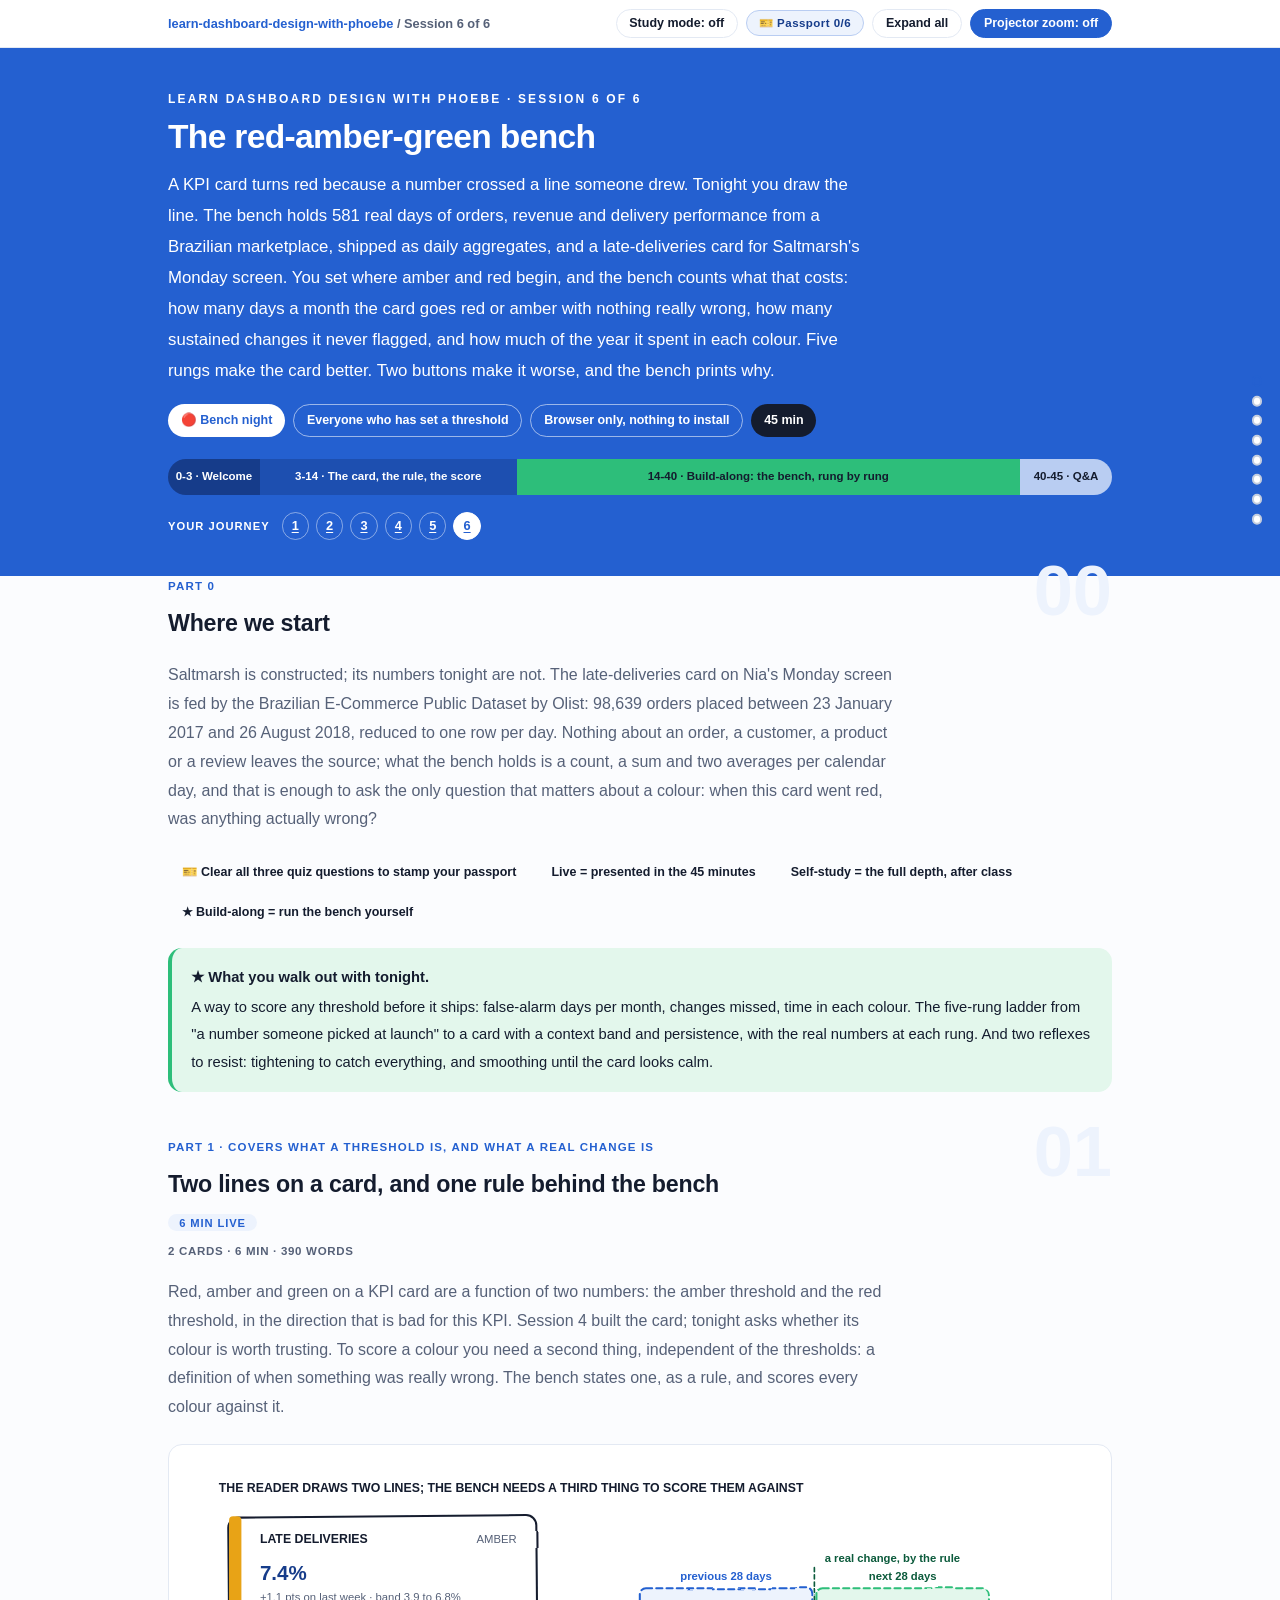
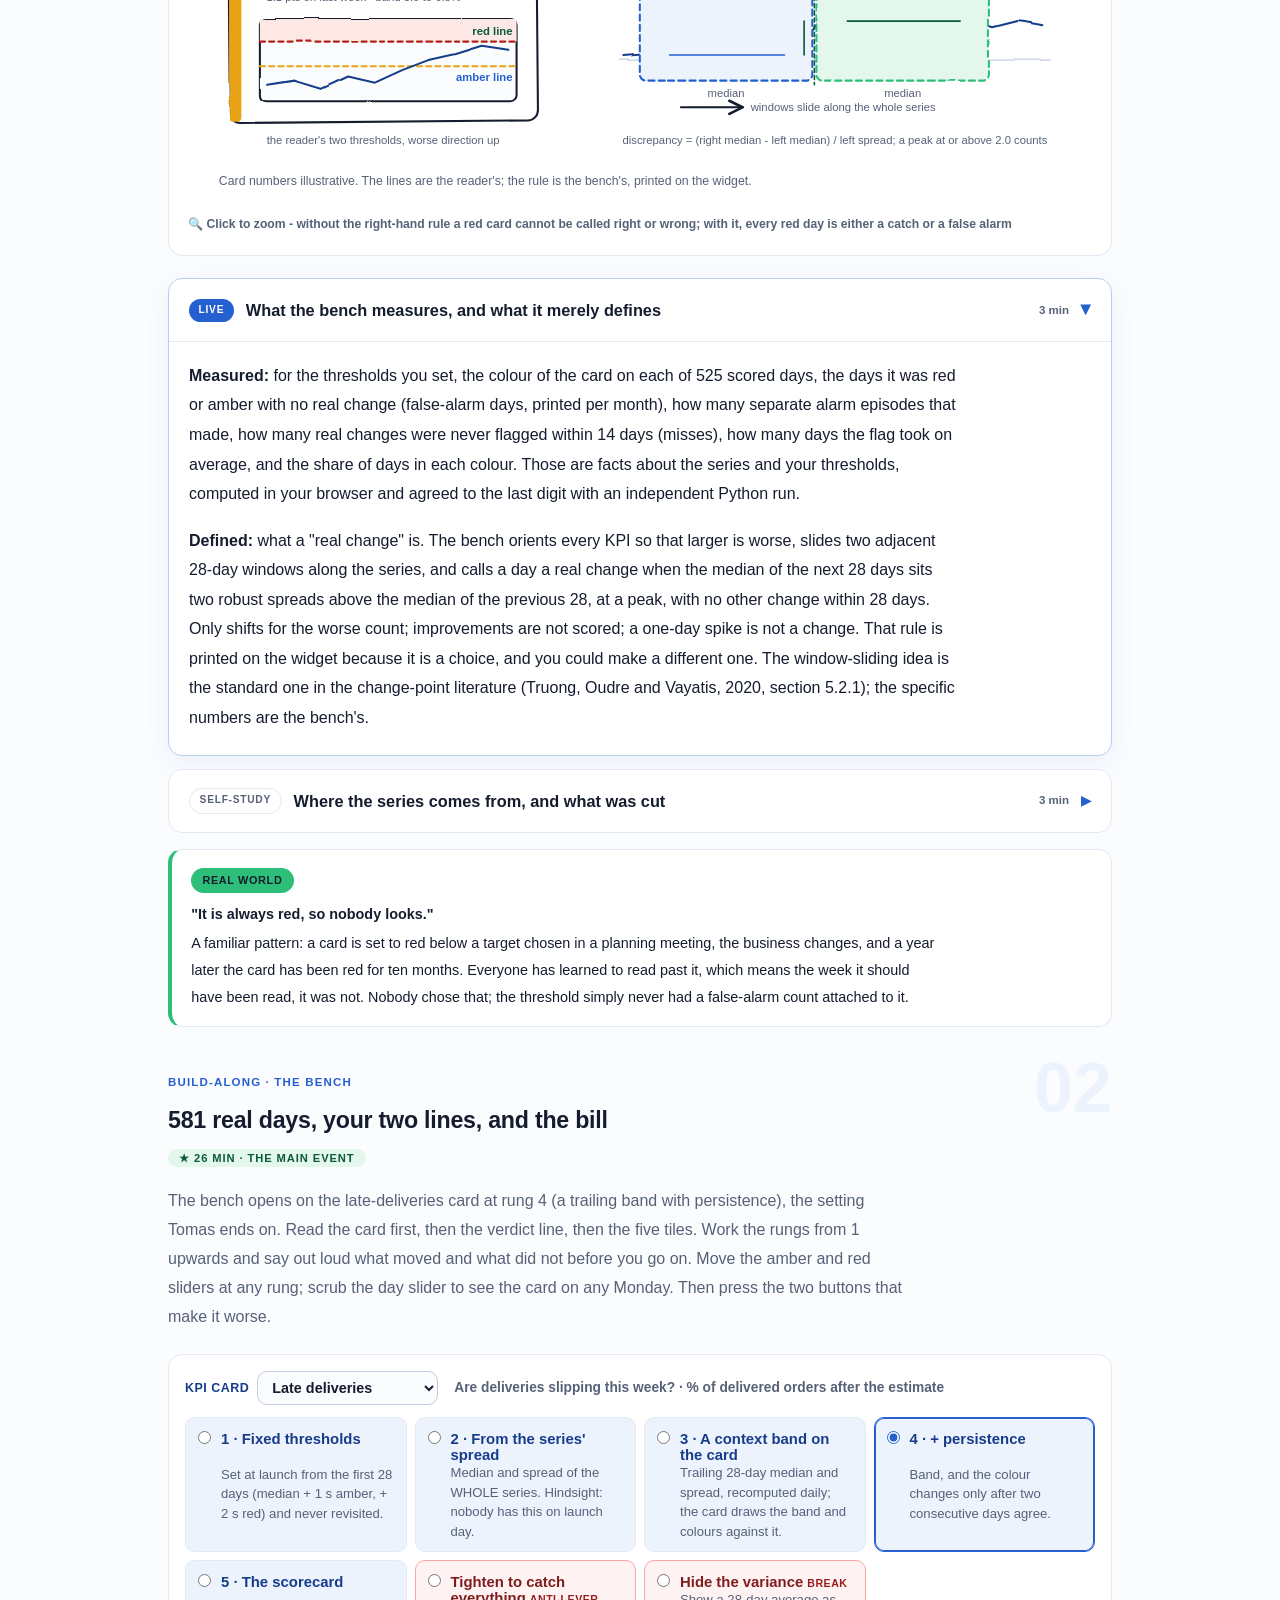
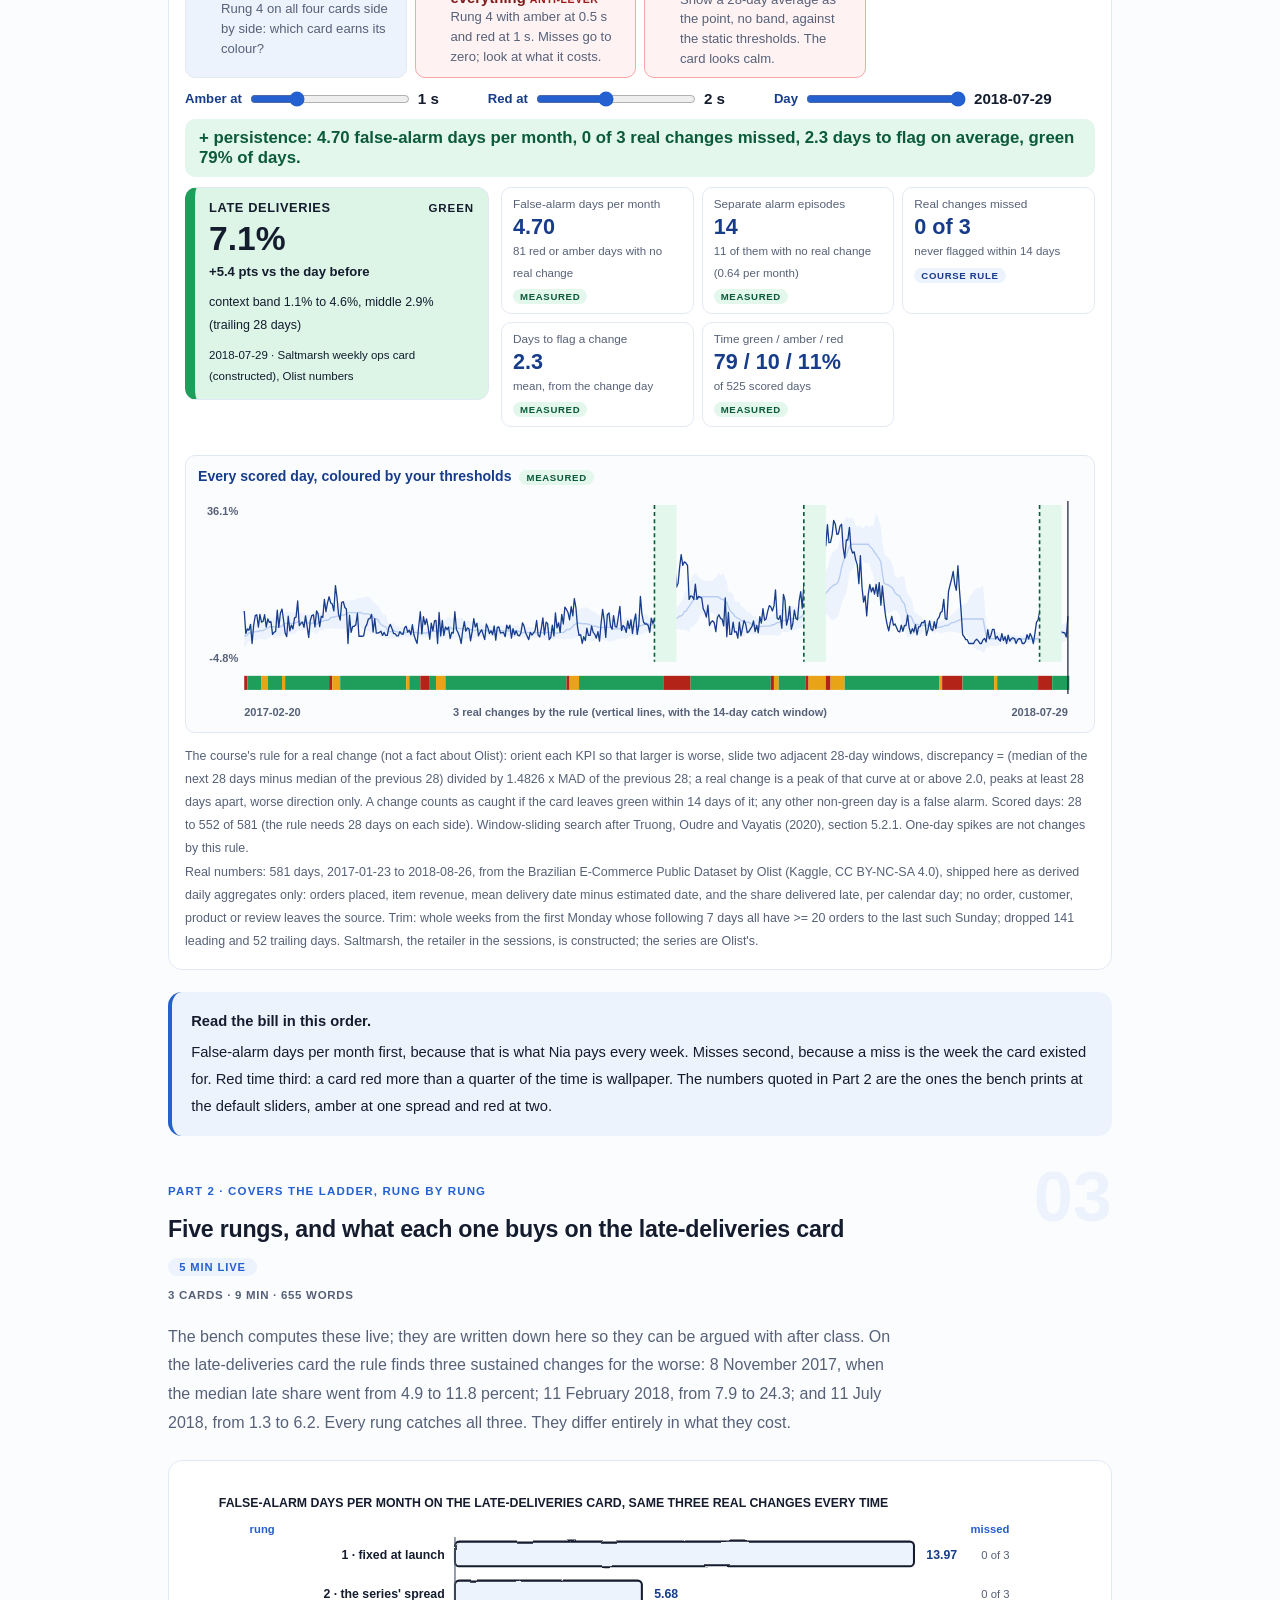
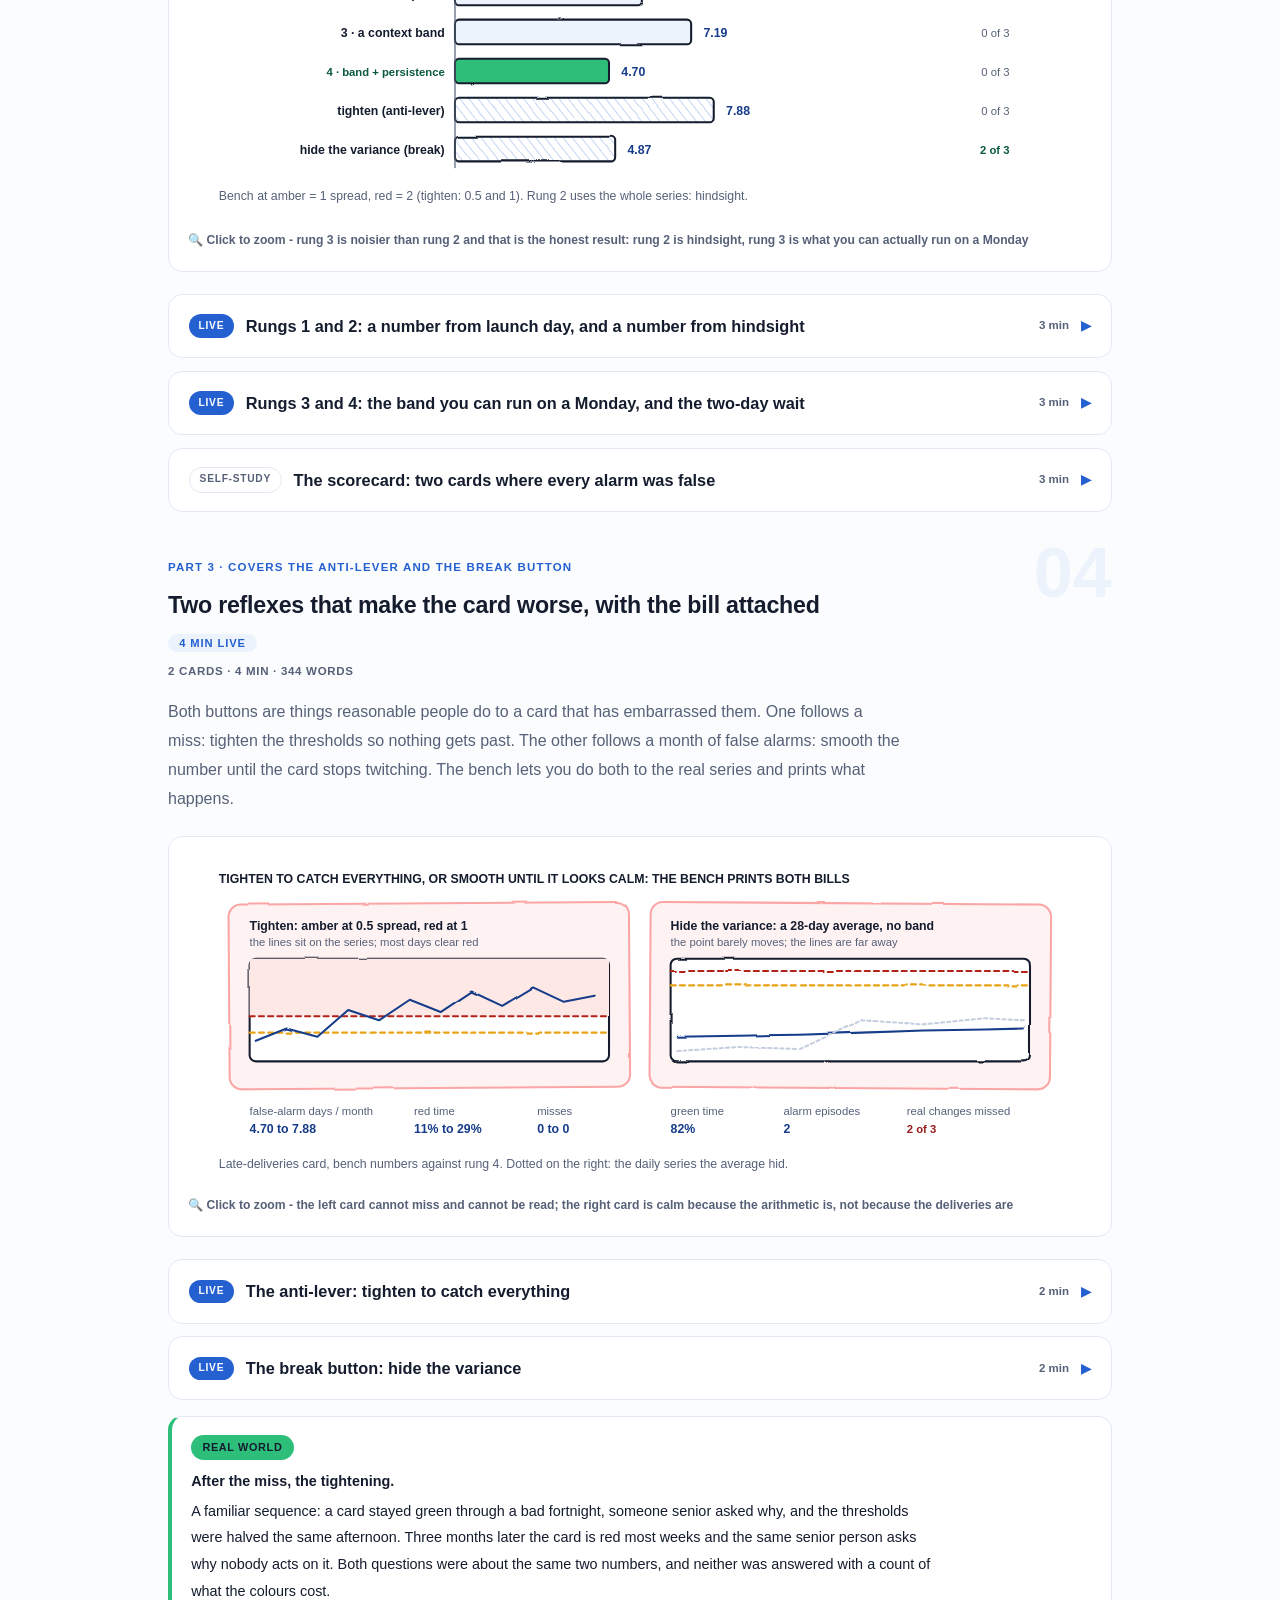
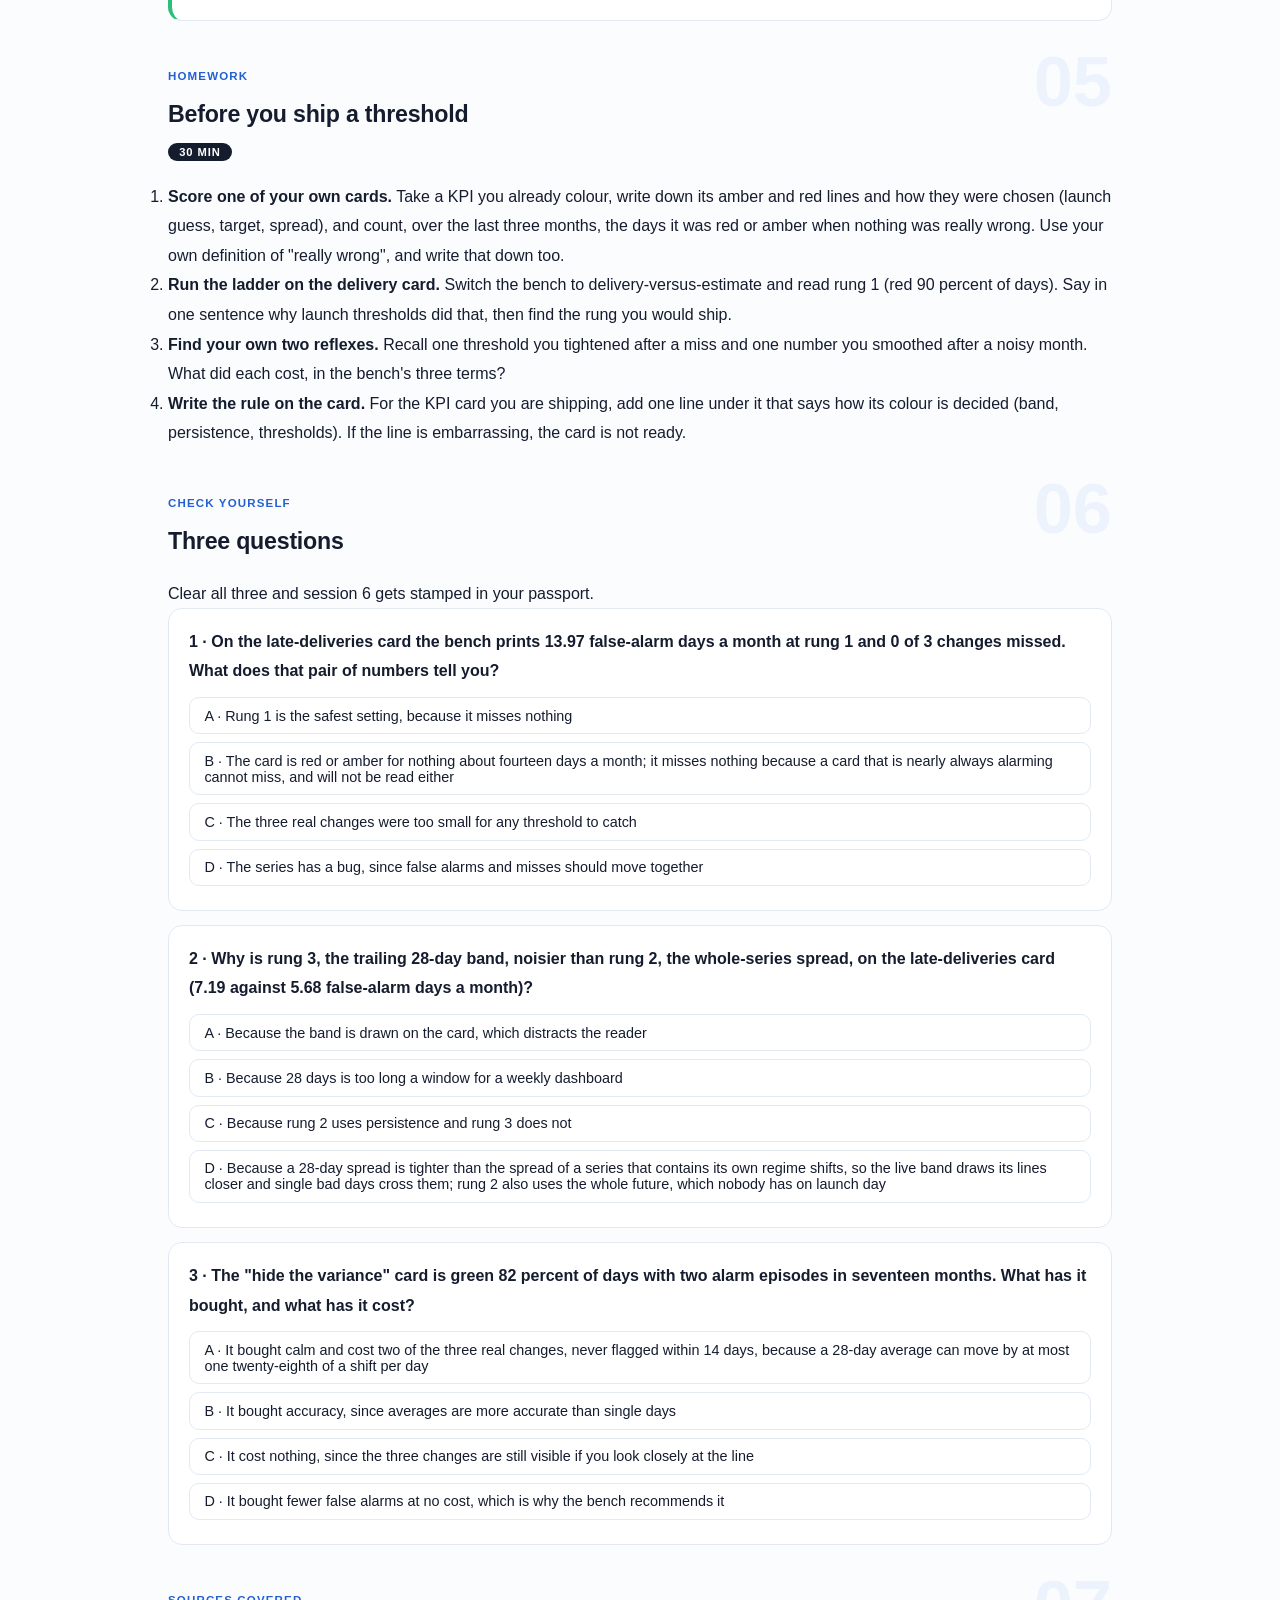
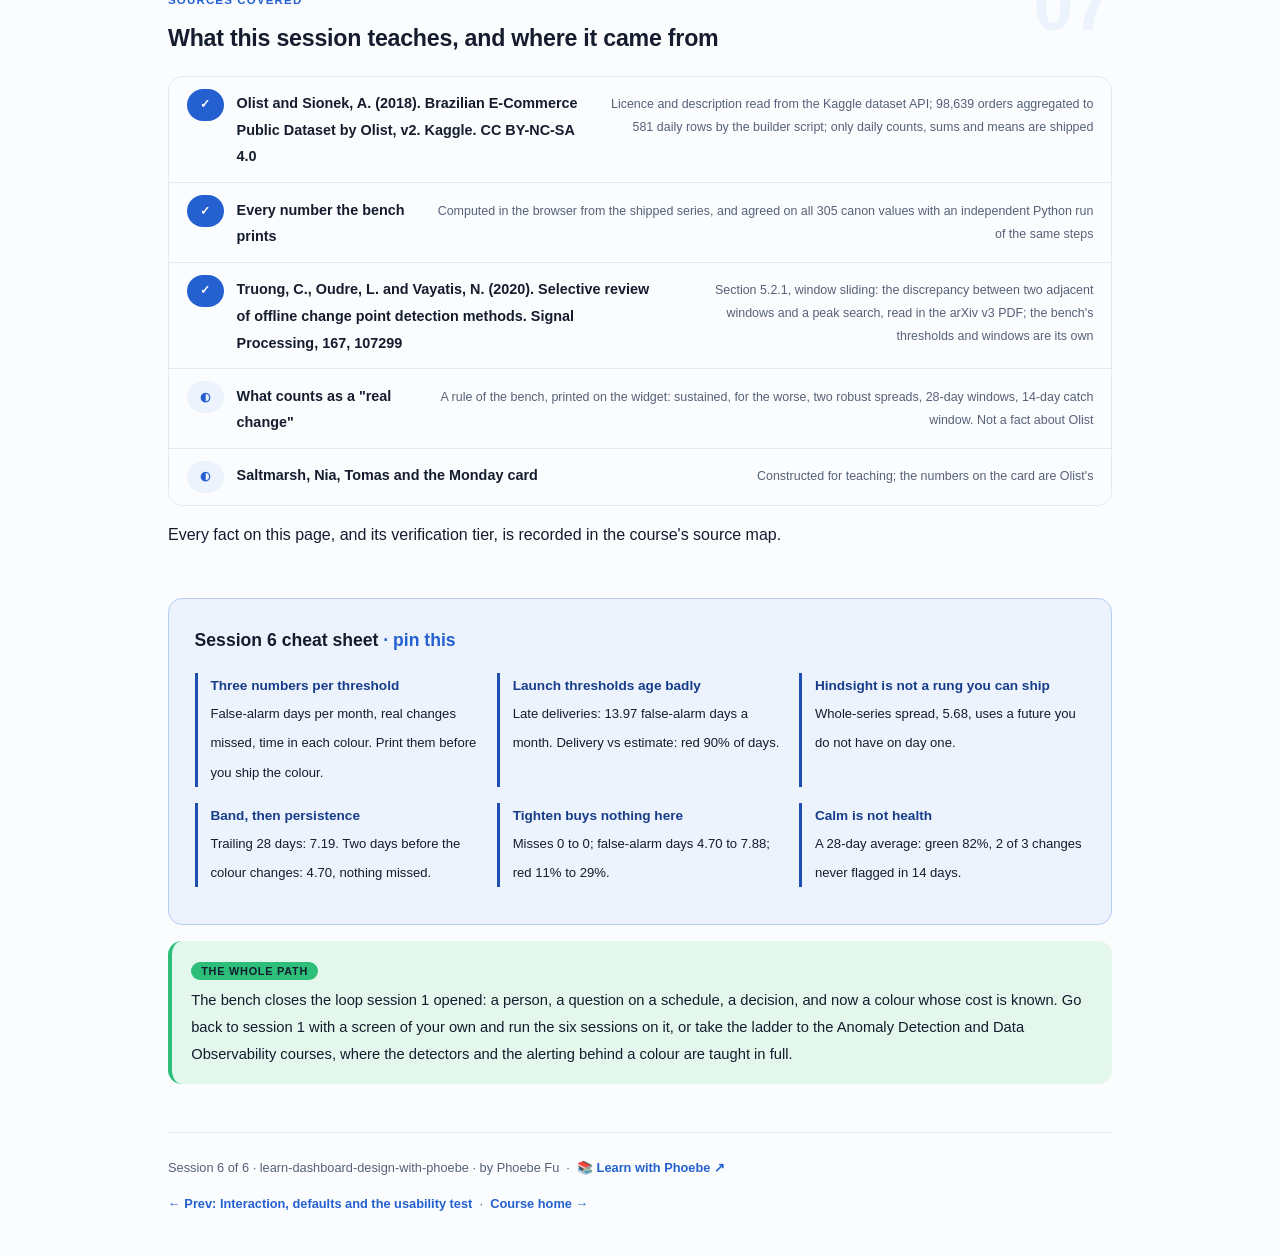
<file: courses/06-the-red-amber-green-bench.html>
<!DOCTYPE html>
<html lang="en">
<head>
<meta charset="UTF-8">
<meta name="viewport" content="width=device-width, initial-scale=1.0">
<!-- social:start -->
<meta name="description" content="Session 6 of 6. 581 real days of orders and deliveries from the Olist dataset, a late-deliveries card, and your red and amber thresholds scored in the browser: false-alarm days per month, missed changes, time in each colour. Launch thresholds, the series' spread, a context band, persistence, the scorecard, and two buttons that make it worse.">
<meta property="og:type" content="article">
<meta property="og:site_name" content="Learn with Phoebe">
<meta property="og:title" content="The red-amber-green bench - learn dashboard design with phoebe">
<meta property="og:description" content="Session 6 of 6. Set the thresholds on a real daily series and count what the colours cost: false alarms, misses, red time.">
<meta property="og:url" content="https://phoebefu6.github.io/learn-dashboard-design-with-phoebe/courses/06-the-red-amber-green-bench.html">
<meta property="og:image" content="https://phoebefu6.github.io/learn-dashboard-design-with-phoebe/assets/og-cover.png">
<meta property="og:image:width" content="1200">
<meta property="og:image:height" content="630">
<meta name="twitter:card" content="summary_large_image">
<meta name="twitter:title" content="The red-amber-green bench - learn dashboard design with phoebe">
<meta name="twitter:description" content="Session 6 of 6. 581 real days, your thresholds, the false alarms counted live.">
<meta name="twitter:image" content="https://phoebefu6.github.io/learn-dashboard-design-with-phoebe/assets/og-cover.png">
<!-- social:end -->
<title>Session 6 · The red-amber-green bench - learn dashboard design with phoebe</title>
<link rel="stylesheet" href="../assets/style.css?v=1">
</head>
<body>

<div class="toolbar">
  <div class="wrap">
    <span class="crumb"><a href="../index.html">learn-dashboard-design-with-phoebe</a> / Session 6 of 6</span>
    <button class="btn" id="toggle-all" type="button">Expand all</button>
    <button class="btn primary" id="zoom-toggle" type="button">Projector zoom: off</button>
  </div>
</div>

<header class="masthead">
  <div class="wrap">
    <div class="eyebrow">Learn Dashboard Design with Phoebe · Session 6 of 6</div>
    <h1>The <span class="accent">red-amber-green</span> bench</h1>
    <p class="sub">A KPI card turns red because a number crossed a line someone drew. Tonight you draw the line. The bench holds 581 real days of orders, revenue and delivery performance from a Brazilian marketplace, shipped as daily aggregates, and a late-deliveries card for Saltmarsh's Monday screen. You set where amber and red begin, and the bench counts what that costs: how many days a month the card goes red or amber with nothing really wrong, how many sustained changes it never flagged, and how much of the year it spent in each colour. Five rungs make the card better. Two buttons make it worse, and the bench prints why.</p>
    <div class="chip-row">
      <span class="chip level">🔴 Bench night</span>
      <span class="chip audience">Everyone who has set a threshold</span>
      <span class="chip audience">Browser only, nothing to install</span>
      <span class="chip time">45 min</span>
    </div>
    <div class="agenda">
      <span class="a1" style="flex:1">0-3 · Welcome</span>
      <span class="a2" style="flex:3">3-14 · The card, the rule, the score</span>
      <span class="a3" style="flex:6">14-40 · Build-along: the bench, rung by rung</span>
      <span class="a4" style="flex:1">40-45 · Q&amp;A</span>
    </div>
  </div>
</header>

<main class="wrap">

  <section class="section" id="intro">
    <div class="section-kicker">
      <span class="klabel">Part 0</span>
      <h2>Where we start</h2>
    </div>
    <p class="lede">Saltmarsh is constructed; its numbers tonight are not. The late-deliveries card on Nia's Monday screen is fed by the Brazilian E-Commerce Public Dataset by Olist: 98,639 orders placed between 23 January 2017 and 26 August 2018, reduced to one row per day. Nothing about an order, a customer, a product or a review leaves the source; what the bench holds is a count, a sum and two averages per calendar day, and that is enough to ask the only question that matters about a colour: when this card went red, was anything actually wrong?</p>

    <div class="legend">
      <span class="pill">🎫 Clear all three quiz questions to stamp your passport</span>
      <span class="pill">Live = presented in the 45 minutes</span>
      <span class="pill">Self-study = the full depth, after class</span>
      <span class="pill">★ Build-along = run the bench yourself</span>
    </div>

    <div class="callout win">
      <p><strong>★ What you walk out with tonight.</strong> A way to score any threshold before it ships: false-alarm days per month, changes missed, time in each colour. The five-rung ladder from "a number someone picked at launch" to a card with a context band and persistence, with the real numbers at each rung. And two reflexes to resist: tightening to catch everything, and smoothing until the card looks calm.</p>
    </div>
  </section>

  <section class="section" id="part-1">
    <div class="section-kicker">
      <span class="klabel">Part 1 · covers what a threshold is, and what a real change is</span>
      <h2>Two lines on a card, and one rule behind the bench</h2>
      <span class="tag concept">6 min live</span>
    </div>
    <p class="lede">Red, amber and green on a KPI card are a function of two numbers: the amber threshold and the red threshold, in the direction that is bad for this KPI. Session 4 built the card; tonight asks whether its colour is worth trusting. To score a colour you need a second thing, independent of the thresholds: a definition of when something was really wrong. The bench states one, as a rule, and scores every colour against it.</p>

    <figure class="zoomable">
      <svg viewBox="0 0 880 330" xmlns="http://www.w3.org/2000/svg" role="img" aria-label="Left: a hand-drawn KPI card for late deliveries with a value, a delta and a context band, and two horizontal lines across its mini chart labelled amber threshold and red threshold, with the region above red shaded. Right: the same series drawn long, with two adjacent 28-day windows sliding along it, labelled previous 28 days and next 28 days; a bracket between their medians is labelled the discrepancy, and a vertical dashed line where the discrepancy peaks above 2.0 is labelled a real change by the rule. A note says the thresholds are the reader's, the rule is the bench's.">
        <defs>
          <filter id="f6aSk" x="-3%" y="-3%" width="106%" height="106%"><feTurbulence type="fractalNoise" baseFrequency="0.02" numOctaves="2" seed="61" result="n"/><feDisplacementMap in="SourceGraphic" in2="n" scale="2.4" xChannelSelector="R" yChannelSelector="G"/></filter>
          <marker id="f6aAr" viewBox="0 0 10 10" refX="9" refY="5" markerWidth="8" markerHeight="8" orient="auto"><path d="M1 1 L9 5 L1 9" fill="none" stroke="#141C2E" stroke-width="1.6" stroke-linecap="round"/></marker>
        </defs>
        <style>
          .f6aH { font: 800 12px Inter, sans-serif; fill: #141C2E; }
          .f6aL { font: 600 12px Inter, sans-serif; fill: #141C2E; }
          .f6aS { font: 400 11px Inter, sans-serif; fill: #566178; }
          .f6aB { font: 800 11px Inter, sans-serif; fill: #0B5A3B; }
          .f6aV { font: 800 20px Inter, sans-serif; fill: #163C8A; }
          .f6aA { font: 700 11px Inter, sans-serif; fill: #2460D0; }
          .f6aN { font: 400 12px Inter, sans-serif; fill: #566178; }
        </style>

        <text class="f6aH" x="30" y="26">THE READER DRAWS TWO LINES; THE BENCH NEEDS A THIRD THING TO SCORE THEM AGAINST</text>

        <g filter="url(#f6aSk)" fill="none" stroke="#141C2E" stroke-width="2" stroke-linecap="round" stroke-linejoin="round">
          <rect x="40" y="50" width="300" height="200" rx="10" transform="rotate(-0.5 190 150)" fill="#FFFFFF"/>
          <rect x="40" y="50" width="12" height="200" rx="4" fill="#E8A317" stroke="none"/>
          <rect x="70" y="150" width="250" height="80" rx="6" fill="#FBFCFE"/>
          <rect x="70" y="150" width="250" height="22" fill="#FDE8E6" stroke="none"/>
          <path d="M70 172 L320 172" stroke="#B42318" stroke-dasharray="5 4"/>
          <path d="M70 196 L320 196" stroke="#E8A317" stroke-dasharray="5 4"/>
          <path d="M78 214 L104 210 L130 218 L156 206 L182 212 L208 200 L234 190 L260 184 L286 176 L312 180" stroke="#163C8A"/>

          <path d="M420 190 L840 190" stroke="#C5CEDF" stroke-width="1.4"/>
          <path d="M424 186 L448 184 L472 190 L496 182 L520 188 L544 180 L568 186 L592 184 L616 150 L640 156 L664 146 L688 154 L712 148 L736 156 L760 150 L784 158 L808 152 L832 156" stroke="#163C8A"/>
          <rect x="440" y="120" width="168" height="90" rx="6" fill="#EDF3FD" stroke="#2460D0" stroke-dasharray="6 4"/>
          <rect x="612" y="120" width="168" height="90" rx="6" fill="#E3F7EC" stroke="#2DBE7A" stroke-dasharray="6 4"/>
          <path d="M470 185 L580 185" stroke="#2460D0" stroke-width="1.6"/>
          <path d="M642 152 L752 152" stroke="#0B5A3B" stroke-width="1.6"/>
          <path d="M600 152 L600 185" stroke="#0B5A3B" stroke-width="1.6"/>
          <path d="M610 100 L610 214" stroke="#0B5A3B" stroke-dasharray="4 3" stroke-width="1.6"/>
          <path d="M480 236 L540 236" marker-end="url(#f6aAr)"/>
        </g>

        <text class="f6aL" x="70" y="76">LATE DELIVERIES</text>
        <text class="f6aS" x="320" y="76" text-anchor="end">AMBER</text>
        <text class="f6aV" x="70" y="112">7.4%</text>
        <text class="f6aS" x="70" y="132">+1.1 pts on last week · band 3.9 to 6.8%</text>
        <text class="f6aB" x="316" y="166" text-anchor="end">red line</text>
        <text class="f6aA" x="316" y="210" text-anchor="end">amber line</text>
        <text class="f6aS" x="190" y="272" text-anchor="middle">the reader's two thresholds, worse direction up</text>
        <text class="f6aA" x="524" y="112" text-anchor="middle">previous 28 days</text>
        <text class="f6aB" x="696" y="112" text-anchor="middle">next 28 days</text>
        <text class="f6aS" x="524" y="226" text-anchor="middle">median</text>
        <text class="f6aS" x="696" y="226" text-anchor="middle">median</text>
        <text class="f6aB" x="620" y="94">a real change, by the rule</text>
        <text class="f6aS" x="548" y="240">windows slide along the whole series</text>
        <text class="f6aS" x="630" y="272" text-anchor="middle">discrepancy = (right median - left median) / left spread; a peak at or above 2.0 counts</text>

        <text class="f6aN" x="30" y="312">Card numbers illustrative. The lines are the reader's; the rule is the bench's, printed on the widget.</text>
      </svg>
      <figcaption>🔍 Click to zoom - without the right-hand rule a red card cannot be called right or wrong; with it, every red day is either a catch or a false alarm</figcaption>
    </figure>

    <details class="card" open>
      <summary><span class="mode live">Live</span>What the bench measures, and what it merely defines<span class="mini">3 min</span><span class="caret">▶</span></summary>
      <div class="body">
        <p><strong>Measured:</strong> for the thresholds you set, the colour of the card on each of 525 scored days, the days it was red or amber with no real change (false-alarm days, printed per month), how many separate alarm episodes that made, how many real changes were never flagged within 14 days (misses), how many days the flag took on average, and the share of days in each colour. Those are facts about the series and your thresholds, computed in your browser and agreed to the last digit with an independent Python run.</p>
        <p><strong>Defined:</strong> what a "real change" is. The bench orients every KPI so that larger is worse, slides two adjacent 28-day windows along the series, and calls a day a real change when the median of the next 28 days sits two robust spreads above the median of the previous 28, at a peak, with no other change within 28 days. Only shifts for the worse count; improvements are not scored; a one-day spike is not a change. That rule is printed on the widget because it is a choice, and you could make a different one. The window-sliding idea is the standard one in the change-point literature (Truong, Oudre and Vayatis, 2020, section 5.2.1); the specific numbers are the bench's.</p>
      </div>
    </details>

    <details class="card">
      <summary><span class="mode self">Self-study</span>Where the series comes from, and what was cut<span class="mini">3 min</span><span class="caret">▶</span></summary>
      <div class="body">
        <p>Olist is a Brazilian marketplace operator; its public dataset on Kaggle holds about 100,000 orders from 2016 to 2018, anonymised, under a CC BY-NC-SA 4.0 licence, which allows derived, non-commercial, attributed use. The builder script reads the raw tables once and writes four numbers per calendar day: orders placed, the sum of item prices, the mean of delivered date minus estimated date (negative means early), and the share of delivered orders that arrived after the estimate. The raw rows never leave the machine that ran the script.</p>
        <p>The dataset's first months and last weeks are sparse, because it was extracted mid-stream. The bench keeps whole weeks from the first Monday whose following seven days all have at least 20 orders to the last such Sunday: 581 days, 83 weeks, 23 January 2017 to 26 August 2018, dropping 141 leading and 52 trailing days. The scoring window is narrower again, days 28 to 552, because the change rule needs 28 days on each side. All of that is printed under the widget, so nobody has to take it on trust.</p>
      </div>
    </details>

    <div class="callout example">
      <span class="ex-pill">Real world</span>
      <p><strong>"It is always red, so nobody looks."</strong> A familiar pattern: a card is set to red below a target chosen in a planning meeting, the business changes, and a year later the card has been red for ten months. Everyone has learned to read past it, which means the week it should have been read, it was not. Nobody chose that; the threshold simply never had a false-alarm count attached to it.</p>
    </div>
  </section>

  <section class="section" id="bench">
    <div class="section-kicker">
      <span class="klabel">Build-along · the bench</span>
      <h2>581 real days, your two lines, and the bill</h2>
      <span class="tag demo">★ 26 min · the main event</span>
    </div>
    <p class="lede">The bench opens on the late-deliveries card at rung 4 (a trailing band with persistence), the setting Tomas ends on. Read the card first, then the verdict line, then the five tiles. Work the rungs from 1 upwards and say out loud what moved and what did not before you go on. Move the amber and red sliders at any rung; scrub the day slider to see the card on any Monday. Then press the two buttons that make it worse.</p>

    <div id="dsh-bench" data-kpi="late" data-rung="persist"></div>

    <div class="callout tip">
      <p><strong>Read the bill in this order.</strong> False-alarm days per month first, because that is what Nia pays every week. Misses second, because a miss is the week the card existed for. Red time third: a card red more than a quarter of the time is wallpaper. The numbers quoted in Part 2 are the ones the bench prints at the default sliders, amber at one spread and red at two.</p>
    </div>
  </section>

  <section class="section" id="part-2">
    <div class="section-kicker">
      <span class="klabel">Part 2 · covers the ladder, rung by rung</span>
      <h2>Five rungs, and what each one buys on the late-deliveries card</h2>
      <span class="tag concept">5 min live</span>
    </div>
    <p class="lede">The bench computes these live; they are written down here so they can be argued with after class. On the late-deliveries card the rule finds three sustained changes for the worse: 8 November 2017, when the median late share went from 4.9 to 11.8 percent; 11 February 2018, from 7.9 to 24.3; and 11 July 2018, from 1.3 to 6.2. Every rung catches all three. They differ entirely in what they cost.</p>

    <figure class="zoomable">
      <svg viewBox="0 0 880 330" xmlns="http://www.w3.org/2000/svg" role="img" aria-label="Bar chart of false-alarm days per month on the late-deliveries card for the four rungs and the two buttons: fixed thresholds 13.97, from the series' spread 5.68, a context band 7.19, band plus persistence 4.70, tighten 7.88, hide the variance 4.87. A second small column prints the changes missed: 0, 0, 0, 0, 0 and 2 of 3. The persistence bar is signal green; the two buttons are hachured. A note says all six catch nothing or everything, so the cost is the whole story.">
        <defs>
          <filter id="f6bSk" x="-3%" y="-3%" width="106%" height="106%"><feTurbulence type="fractalNoise" baseFrequency="0.02" numOctaves="2" seed="67" result="n"/><feDisplacementMap in="SourceGraphic" in2="n" scale="2.4" xChannelSelector="R" yChannelSelector="G"/></filter>
          <pattern id="f6bHc" patternUnits="userSpaceOnUse" width="7" height="7" patternTransform="rotate(-38)"><line x1="0" y1="0" x2="0" y2="7" stroke="#2460D0" stroke-width="1" opacity=".5"/></pattern>
        </defs>
        <style>
          .f6bH { font: 800 12px Inter, sans-serif; fill: #141C2E; }
          .f6bL { font: 600 12px Inter, sans-serif; fill: #141C2E; }
          .f6bS { font: 400 11px Inter, sans-serif; fill: #566178; }
          .f6bB { font: 800 11px Inter, sans-serif; fill: #0B5A3B; }
          .f6bV { font: 800 12px Inter, sans-serif; fill: #163C8A; }
          .f6bA { font: 700 11px Inter, sans-serif; fill: #2460D0; }
          .f6bN { font: 400 12px Inter, sans-serif; fill: #566178; }
        </style>

        <text class="f6bH" x="30" y="26">FALSE-ALARM DAYS PER MONTH ON THE LATE-DELIVERIES CARD, SAME THREE REAL CHANGES EVERY TIME</text>
        <text class="f6bA" x="60" y="52">rung</text>
        <text class="f6bA" x="800" y="52" text-anchor="end">missed</text>

        <g filter="url(#f6bSk)" fill="none" stroke="#141C2E" stroke-width="2" stroke-linecap="round" stroke-linejoin="round">
          <rect x="260" y="60" width="447" height="24" rx="4" fill="#EDF3FD"/>
          <rect x="260" y="98" width="182" height="24" rx="4" fill="#EDF3FD"/>
          <rect x="260" y="136" width="230" height="24" rx="4" fill="#EDF3FD"/>
          <rect x="260" y="174" width="150" height="24" rx="4" fill="#2DBE7A"/>
          <rect x="260" y="212" width="252" height="24" rx="4" fill="url(#f6bHc)"/>
          <rect x="260" y="250" width="156" height="24" rx="4" fill="url(#f6bHc)"/>
          <path d="M260 56 L260 280" stroke="#566178" stroke-width="1.2"/>
        </g>

        <text class="f6bL" x="250" y="77" text-anchor="end">1 · fixed at launch</text>
        <text class="f6bL" x="250" y="115" text-anchor="end">2 · the series' spread</text>
        <text class="f6bL" x="250" y="153" text-anchor="end">3 · a context band</text>
        <text class="f6bB" x="250" y="191" text-anchor="end">4 · band + persistence</text>
        <text class="f6bL" x="250" y="229" text-anchor="end">tighten (anti-lever)</text>
        <text class="f6bL" x="250" y="267" text-anchor="end">hide the variance (break)</text>
        <text class="f6bV" x="719" y="77">13.97</text>
        <text class="f6bV" x="454" y="115">5.68</text>
        <text class="f6bV" x="502" y="153">7.19</text>
        <text class="f6bV" x="422" y="191">4.70</text>
        <text class="f6bV" x="524" y="229">7.88</text>
        <text class="f6bV" x="428" y="267">4.87</text>
        <text class="f6bS" x="800" y="77" text-anchor="end">0 of 3</text>
        <text class="f6bS" x="800" y="115" text-anchor="end">0 of 3</text>
        <text class="f6bS" x="800" y="153" text-anchor="end">0 of 3</text>
        <text class="f6bS" x="800" y="191" text-anchor="end">0 of 3</text>
        <text class="f6bS" x="800" y="229" text-anchor="end">0 of 3</text>
        <text class="f6bB" x="800" y="267" text-anchor="end">2 of 3</text>

        <text class="f6bN" x="30" y="312">Bench at amber = 1 spread, red = 2 (tighten: 0.5 and 1). Rung 2 uses the whole series: hindsight.</text>
      </svg>
      <figcaption>🔍 Click to zoom - rung 3 is noisier than rung 2 and that is the honest result: rung 2 is hindsight, rung 3 is what you can actually run on a Monday</figcaption>
    </figure>

    <details class="card">
      <summary><span class="mode live">Live</span>Rungs 1 and 2: a number from launch day, and a number from hindsight<span class="mini">3 min</span><span class="caret">▶</span></summary>
      <div class="body">
        <p><strong>Rung 1, fixed thresholds.</strong> Tomas sets amber and red from the first four weeks of data, median plus one and two spreads, and never touches them again. That is how most thresholds are actually set. On late deliveries the bench prints 13.97 false-alarm days a month and the card red 29 percent of days, because the first four weeks of 2017 happened to be unusually good (2.7 percent late against 6.7 percent over the whole span). Switch the card to delivery-versus-estimate and rung 1 is red 90 percent of the time: the early weeks delivered almost twelve days early, and the thresholds never learned otherwise. Nothing is missed, because a card that is always red misses nothing. It is also never read.</p>
        <p><strong>Rung 2, the series' own spread.</strong> Thresholds from the median and spread of the whole 581 days: 5.68 false-alarm days a month, red 13 percent. Better, and a cheat. Those thresholds use the whole future of the series; on launch day Tomas has four weeks, and in a growing business the whole-series median is a number he will not see for a year. Rung 2 is on the ladder to show what hindsight is worth, and to make rung 3 honest.</p>
      </div>
    </details>

    <details class="card">
      <summary><span class="mode live">Live</span>Rungs 3 and 4: the band you can run on a Monday, and the two-day wait<span class="mini">3 min</span><span class="caret">▶</span></summary>
      <div class="body">
        <p><strong>Rung 3, a context band on the card.</strong> Every day, the median and spread of the trailing 28 days; the card draws that band and colours itself against it. This is what session 4's card anatomy was for, and it is the first rung Tomas could actually ship. It is noisier than rung 2: 7.19 false-alarm days a month against 5.68, and 62 separate alarm episodes against 26. The reason is worth saying out loud: a 28-day spread is tighter than the spread of a series that contains its own regime shifts, so a live band draws its lines closer and single bad days cross them. The band also adapts, which cuts both ways: after a sustained shift the new level becomes the new normal within a month, and the card goes quiet again.</p>
        <p><strong>Rung 4, persistence.</strong> Same band, and the colour changes only when two consecutive days agree. False-alarm days fall to 4.70 a month, episodes to 14, all three changes still caught, now 2.3 days after they start instead of 1.7. That one-day price buys a card whose colour means "this is still true today", which is the only kind Nia can act on. Rung 5, the scorecard, runs rung 4 on all four cards at once; its lesson is in the self-study below.</p>
      </div>
    </details>

    <details class="card">
      <summary><span class="mode self">Self-study</span>The scorecard: two cards where every alarm was false<span class="mini">3 min</span><span class="caret">▶</span></summary>
      <div class="body">
        <p>On the scorecard rung the orders and revenue cards print zero real changes. The rule looks for sustained shifts for the worse, and in these 83 weeks the business grew: mean daily orders went from 68.8 in the first eight weeks to 223.4 in the last eight, and demand never fell for a sustained month. So every red or amber day those two cards ever showed, 3.30 and 3.07 false-alarm days a month at rung 4, was a false alarm by the rule. The biggest single day in the series, 1,176 orders on 24 November 2017, Black Friday, is a one-day spike and not a change by this rule either; the orders card does not flag it because a spike in orders is good, and a one-day spike in late deliveries would not count as a change even if it were bad.</p>
        <p>Two honest readings follow. First, a card with no real changes in its history is a card whose thresholds have never been tested, and the first real fall in demand will meet thresholds tuned on noise. Second, "real change" is a rule, and a different rule, one that counted spikes or improvements, would score the same colours differently. The bench prints its rule so that argument can be had with the numbers in view; the Anomaly Detection course owns the detectors themselves, and Data Observability owns the alerting pipeline the colour would eventually feed.</p>
      </div>
    </details>
  </section>

  <section class="section" id="part-3">
    <div class="section-kicker">
      <span class="klabel">Part 3 · covers the anti-lever and the break button</span>
      <h2>Two reflexes that make the card worse, with the bill attached</h2>
      <span class="tag concept">4 min live</span>
    </div>
    <p class="lede">Both buttons are things reasonable people do to a card that has embarrassed them. One follows a miss: tighten the thresholds so nothing gets past. The other follows a month of false alarms: smooth the number until the card stops twitching. The bench lets you do both to the real series and prints what happens.</p>

    <figure class="zoomable">
      <svg viewBox="0 0 880 320" xmlns="http://www.w3.org/2000/svg" role="img" aria-label="Two hand-drawn panels. Left, tighten: a card mini chart with the amber and red lines pulled down close to the series, most of the series above the red line, with the bench's numbers: false-alarm days per month 4.70 to 7.88, red time 11 to 29 percent, misses 0 to 0. Right, hide the variance: the same series replaced by a flat 28-day average with no band, the lines far away, the card green; numbers: green 82 percent, episodes 2, misses 2 of 3, and a note that a 28-day average moves at most one twenty-eighth of a shift per day.">
        <defs>
          <filter id="f6cSk" x="-3%" y="-3%" width="106%" height="106%"><feTurbulence type="fractalNoise" baseFrequency="0.02" numOctaves="2" seed="71" result="n"/><feDisplacementMap in="SourceGraphic" in2="n" scale="2.4" xChannelSelector="R" yChannelSelector="G"/></filter>
        </defs>
        <style>
          .f6cH { font: 800 12px Inter, sans-serif; fill: #141C2E; }
          .f6cL { font: 600 12px Inter, sans-serif; fill: #141C2E; }
          .f6cS { font: 400 11px Inter, sans-serif; fill: #566178; }
          .f6cB { font: 800 11px Inter, sans-serif; fill: #0B5A3B; }
          .f6cV { font: 800 12px Inter, sans-serif; fill: #163C8A; }
          .f6cR { font: 800 11px Inter, sans-serif; fill: #991B1B; }
          .f6cN { font: 400 12px Inter, sans-serif; fill: #566178; }
        </style>

        <text class="f6cH" x="30" y="26">TIGHTEN TO CATCH EVERYTHING, OR SMOOTH UNTIL IT LOOKS CALM: THE BENCH PRINTS BOTH BILLS</text>

        <g filter="url(#f6cSk)" fill="none" stroke="#141C2E" stroke-width="2" stroke-linecap="round" stroke-linejoin="round">
          <rect x="40" y="46" width="390" height="180" rx="12" transform="rotate(-0.4 235 136)" fill="#FEF2F2" stroke="#FCA5A5"/>
          <rect x="60" y="100" width="350" height="100" rx="6" fill="#FFFFFF"/>
          <rect x="60" y="100" width="350" height="56" fill="#FDE8E6" stroke="none"/>
          <path d="M60 156 L410 156" stroke="#B42318" stroke-dasharray="5 4"/>
          <path d="M60 172 L410 172" stroke="#E8A317" stroke-dasharray="5 4"/>
          <path d="M66 180 L96 168 L126 176 L156 150 L186 160 L216 140 L246 152 L276 132 L306 146 L336 128 L366 142 L396 136" stroke="#163C8A"/>

          <rect x="450" y="46" width="390" height="180" rx="12" transform="rotate(0.4 645 136)" fill="#FEF2F2" stroke="#FCA5A5"/>
          <rect x="470" y="100" width="350" height="100" rx="6" fill="#FFFFFF"/>
          <path d="M470 112 L820 112" stroke="#B42318" stroke-dasharray="5 4"/>
          <path d="M470 126 L820 126" stroke="#E8A317" stroke-dasharray="5 4"/>
          <path d="M476 176 L536 175 L596 174 L656 172 L716 170 L776 169 L814 168" stroke="#163C8A"/>
          <path d="M476 190 L536 186 L596 188 L656 160 L716 164 L776 158 L814 160" stroke="#C5CEDF" stroke-dasharray="3 3"/>
        </g>

        <text class="f6cL" x="60" y="72">Tighten: amber at 0.5 spread, red at 1</text>
        <text class="f6cS" x="60" y="88">the lines sit on the series; most days clear red</text>
        <text class="f6cL" x="470" y="72">Hide the variance: a 28-day average, no band</text>
        <text class="f6cS" x="470" y="88">the point barely moves; the lines are far away</text>

        <text class="f6cS" x="60" y="252">false-alarm days / month</text>
        <text class="f6cV" x="60" y="270">4.70 to 7.88</text>
        <text class="f6cS" x="220" y="252">red time</text>
        <text class="f6cV" x="220" y="270">11% to 29%</text>
        <text class="f6cS" x="340" y="252">misses</text>
        <text class="f6cV" x="340" y="270">0 to 0</text>
        <text class="f6cS" x="470" y="252">green time</text>
        <text class="f6cV" x="470" y="270">82%</text>
        <text class="f6cS" x="580" y="252">alarm episodes</text>
        <text class="f6cV" x="580" y="270">2</text>
        <text class="f6cS" x="700" y="252">real changes missed</text>
        <text class="f6cR" x="700" y="270">2 of 3</text>

        <text class="f6cN" x="30" y="304">Late-deliveries card, bench numbers against rung 4. Dotted on the right: the daily series the average hid.</text>
      </svg>
      <figcaption>🔍 Click to zoom - the left card cannot miss and cannot be read; the right card is calm because the arithmetic is, not because the deliveries are</figcaption>
    </figure>

    <details class="card">
      <summary><span class="mode live">Live</span>The anti-lever: tighten to catch everything<span class="mini">2 min</span><span class="caret">▶</span></summary>
      <div class="body">
        <p>Press "Tighten" and the bench runs rung 4 with amber at half a spread and red at one. Misses go from 0 to 0: there was nothing left to catch, because rung 4 already caught all three changes. What moves is the bill. False-alarm days rise from 4.70 to 7.88 a month, two thirds more, and the card is red 29 percent of days against 11. The verdict line says it plainly: a card that is red more than a quarter of the time stops being read, and the week it matters it is read as it always is, which is not at all.</p>
        <p>The honest nuance the bench also prints: tightening does flag the three changes sooner, 1.0 days on average against 2.3. If a day of warning were worth 38 extra false-alarm days a year, tightening would be right. On a weekly operations screen it is not, and the arithmetic makes that a decision rather than a taste.</p>
      </div>
    </details>

    <details class="card">
      <summary><span class="mode live">Live</span>The break button: hide the variance<span class="mini">2 min</span><span class="caret">▶</span></summary>
      <div class="body">
        <p>Press "Hide the variance" and the card shows a 28-day average as its point, draws no band, and colours itself against the whole-series thresholds. It looks like the best card on the page: green 82 percent of days, two alarm episodes in seventeen months. It misses two of the three real changes within 14 days, and on the delivery-versus-estimate card it misses all seven. The reason is arithmetic: a 28-day average can move by at most one twenty-eighth of a shift per day, so a change that doubles the late share needs weeks to drag the point across a line, by which time the stand-up that needed it has passed.</p>
        <p>This is why the break button is on the bench. If smoothing made the card look calm and the misses stayed at zero, the bench would be measuring the look of the card and not the operation behind it. The misses climb, so it is measuring the right thing. The card can look calm because the business is calm or because the arithmetic is, and only a false-alarm and miss count tells you which.</p>
      </div>
    </details>

    <div class="callout example">
      <span class="ex-pill">Real world</span>
      <p><strong>After the miss, the tightening.</strong> A familiar sequence: a card stayed green through a bad fortnight, someone senior asked why, and the thresholds were halved the same afternoon. Three months later the card is red most weeks and the same senior person asks why nobody acts on it. Both questions were about the same two numbers, and neither was answered with a count of what the colours cost.</p>
    </div>
  </section>

  <section class="section" id="exercise">
    <div class="section-kicker">
      <span class="klabel">Homework</span>
      <h2>Before you ship a threshold</h2>
      <span class="tag exercise">30 min</span>
    </div>
    <ol>
      <li><strong>Score one of your own cards.</strong> Take a KPI you already colour, write down its amber and red lines and how they were chosen (launch guess, target, spread), and count, over the last three months, the days it was red or amber when nothing was really wrong. Use your own definition of "really wrong", and write that down too.</li>
      <li><strong>Run the ladder on the delivery card.</strong> Switch the bench to delivery-versus-estimate and read rung 1 (red 90 percent of days). Say in one sentence why launch thresholds did that, then find the rung you would ship.</li>
      <li><strong>Find your own two reflexes.</strong> Recall one threshold you tightened after a miss and one number you smoothed after a noisy month. What did each cost, in the bench's three terms?</li>
      <li><strong>Write the rule on the card.</strong> For the KPI card you are shipping, add one line under it that says how its colour is decided (band, persistence, thresholds). If the line is embarrassing, the card is not ready.</li>
    </ol>
  </section>

  <section class="section" id="quiz">
    <div class="section-kicker">
      <span class="klabel">Check yourself</span>
      <h2>Three questions</h2>
    </div>
    <p>Clear all three and session 6 gets stamped in your passport.</p>

    <div class="quiz-q" data-answer="1">
      <p class="qtext">1 · On the late-deliveries card the bench prints 13.97 false-alarm days a month at rung 1 and 0 of 3 changes missed. What does that pair of numbers tell you?</p>
      <button class="qopt" type="button">A · Rung 1 is the safest setting, because it misses nothing</button>
      <button class="qopt" type="button">B · The card is red or amber for nothing about fourteen days a month; it misses nothing because a card that is nearly always alarming cannot miss, and will not be read either</button>
      <button class="qopt" type="button">C · The three real changes were too small for any threshold to catch</button>
      <button class="qopt" type="button">D · The series has a bug, since false alarms and misses should move together</button>
      <p class="qwhy">Misses and false alarms trade against each other; zero misses at a high false-alarm count is the signature of a card that alarms by default. The three changes were caught by every rung, so they are not small, and the bench's Python reference agrees with the browser on every number.</p>
    </div>

    <div class="quiz-q" data-answer="3">
      <p class="qtext">2 · Why is rung 3, the trailing 28-day band, noisier than rung 2, the whole-series spread, on the late-deliveries card (7.19 against 5.68 false-alarm days a month)?</p>
      <button class="qopt" type="button">A · Because the band is drawn on the card, which distracts the reader</button>
      <button class="qopt" type="button">B · Because 28 days is too long a window for a weekly dashboard</button>
      <button class="qopt" type="button">C · Because rung 2 uses persistence and rung 3 does not</button>
      <button class="qopt" type="button">D · Because a 28-day spread is tighter than the spread of a series that contains its own regime shifts, so the live band draws its lines closer and single bad days cross them; rung 2 also uses the whole future, which nobody has on launch day</button>
      <p class="qwhy">Rung 2's wider spread comes from hindsight: it includes the shifts it is then asked to detect. Rung 3 is the one you can actually run on a Monday, and persistence (rung 4) is how its noise is paid down, not a shorter window.</p>
    </div>

    <div class="quiz-q" data-answer="0">
      <p class="qtext">3 · The "hide the variance" card is green 82 percent of days with two alarm episodes in seventeen months. What has it bought, and what has it cost?</p>
      <button class="qopt" type="button">A · It bought calm and cost two of the three real changes, never flagged within 14 days, because a 28-day average can move by at most one twenty-eighth of a shift per day</button>
      <button class="qopt" type="button">B · It bought accuracy, since averages are more accurate than single days</button>
      <button class="qopt" type="button">C · It cost nothing, since the three changes are still visible if you look closely at the line</button>
      <button class="qopt" type="button">D · It bought fewer false alarms at no cost, which is why the bench recommends it</button>
      <p class="qwhy">The bench prints the misses precisely so the calm cannot be mistaken for health. A change the reader has to find by looking closely at a line is a change the card did not flag, and the stand-up that needed it has passed.</p>
    </div>

    <p class="quiz-score"></p>
  </section>

  <section class="section" id="official">
    <div class="section-kicker">
      <span class="klabel">Sources covered</span>
      <h2>What this session teaches, and where it came from</h2>
    </div>
    <div class="covered">
      <div class="covered-row"><span class="status pill solid">✓</span><span class="name">Olist and Sionek, A. (2018). Brazilian E-Commerce Public Dataset by Olist, v2. Kaggle. CC BY-NC-SA 4.0</span><span class="note">Licence and description read from the Kaggle dataset API; 98,639 orders aggregated to 581 daily rows by the builder script; only daily counts, sums and means are shipped</span></div>
      <div class="covered-row"><span class="status pill solid">✓</span><span class="name">Every number the bench prints</span><span class="note">Computed in the browser from the shipped series, and agreed on all 305 canon values with an independent Python run of the same steps</span></div>
      <div class="covered-row"><span class="status pill solid">✓</span><span class="name">Truong, C., Oudre, L. and Vayatis, N. (2020). Selective review of offline change point detection methods. Signal Processing, 167, 107299</span><span class="note">Section 5.2.1, window sliding: the discrepancy between two adjacent windows and a peak search, read in the arXiv v3 PDF; the bench's thresholds and windows are its own</span></div>
      <div class="covered-row"><span class="status pill light">◐</span><span class="name">What counts as a "real change"</span><span class="note">A rule of the bench, printed on the widget: sustained, for the worse, two robust spreads, 28-day windows, 14-day catch window. Not a fact about Olist</span></div>
      <div class="covered-row"><span class="status pill light">◐</span><span class="name">Saltmarsh, Nia, Tomas and the Monday card</span><span class="note">Constructed for teaching; the numbers on the card are Olist's</span></div>
    </div>
    <p class="mono" style="margin-top:14px">Every fact on this page, and its verification tier, is recorded in the course's source map.</p>
  </section>

  <section class="cheat" id="cheatsheet">
    <h3>Session 6 cheat sheet <span>· pin this</span></h3>
    <div class="grid-2">
      <div class="cheat-item"><b>Three numbers per threshold</b><span>False-alarm days per month, real changes missed, time in each colour. Print them before you ship the colour.</span></div>
      <div class="cheat-item"><b>Launch thresholds age badly</b><span>Late deliveries: 13.97 false-alarm days a month. Delivery vs estimate: red 90% of days.</span></div>
      <div class="cheat-item"><b>Hindsight is not a rung you can ship</b><span>Whole-series spread, 5.68, uses a future you do not have on day one.</span></div>
      <div class="cheat-item"><b>Band, then persistence</b><span>Trailing 28 days: 7.19. Two days before the colour changes: 4.70, nothing missed.</span></div>
      <div class="cheat-item"><b>Tighten buys nothing here</b><span>Misses 0 to 0; false-alarm days 4.70 to 7.88; red 11% to 29%.</span></div>
      <div class="cheat-item"><b>Calm is not health</b><span>A 28-day average: green 82%, 2 of 3 changes never flagged in 14 days.</span></div>
    </div>
  </section>

  <div class="callout next">
    <span class="nx-pill">The whole path</span>
    <p>The bench closes the loop session 1 opened: a person, a question on a schedule, a decision, and now a colour whose cost is known. Go back to session 1 with a screen of your own and run the six sessions on it, or take the ladder to the Anomaly Detection and Data Observability courses, where the detectors and the alerting behind a colour are taught in full.</p>
  </div>

  <footer class="pagefoot">
    <span>Session 6 of 6 · learn-dashboard-design-with-phoebe · by Phoebe Fu &nbsp;·&nbsp; 📚 <a href="https://phoebefu6.github.io/learn-with-phoebe/">Learn with Phoebe ↗</a></span>
    <span><a href="05-interaction-defaults-usability-test.html">← Prev: Interaction, defaults and the usability test</a> &nbsp;·&nbsp; <a href="../index.html">Course home →</a></span>
  </footer>

</main>

<script src="../assets/dsh-daily.js?v=1"></script>
<script src="../assets/dsh-live.js?v=1"></script>
<script src="../assets/app.js?v=1"></script>
</body>
</html>
</file>
<file: assets/style.css>
/* learn-dashboard-design-with-phoebe - editorial bold design system
   Accent: ink blue #2460D0 · Deep #163C8A · Mid #1D4FB0 · Contrast: signal green #2DBE7A (fill only, dark ink on it)
   (CSS var names still read --indigo/--amber; they hold ink blue and signal green.)
   State colours for KPI cards (taught red / amber / green) are the --state-* tokens below, never the palette.
   Light surfaces only: the code box and the lightbox scrim are light tints. */

:root {
  --indigo: #2460D0;
  --indigo-deep: #163C8A;
  --indigo-mid: #1D4FB0;
  --indigo-soft: #B9CDF2;
  --indigo-50: #EDF3FD;
  --ink: #141C2E;
  --muted: #566178;
  --faint: #C5CEDF;
  --hairline: #E3E9F3;
  --clay: #2DBE7A;
  --clay-ink: #0B5A3B;
  --amber: #2DBE7A;
  --amber-ink: #0B5A3B;
  --amber-50: #E3F7EC;
  --paper: #FBFCFE;
  --code-bg: #EDF3FD;
  --code-ink: #141C2E;
  --scrim-rgb: 247,250,254;
  --shadow-rgb: 36,96,208;
  --state-red: #B42318;
  --state-red-50: #FDE8E6;
  --state-amber: #E8A317;
  --state-amber-50: #FFF3D1;
  --state-green: #1E9E5A;
  --state-green-50: #DCF5E6;
  --radius: 14px;
}

* { margin: 0; padding: 0; box-sizing: border-box; }

html { font-size: 16px; scroll-behavior: smooth; }
html.zoom-125 { font-size: 20px; }
html.zoom-150 { font-size: 24px; }

body {
  font-family: "Inter", -apple-system, BlinkMacSystemFont, "Segoe UI", Roboto, sans-serif;
  background: var(--paper);
  color: var(--ink);
  line-height: 1.85;
  font-feature-settings: "tnum";
}

.wrap { max-width: 62rem; margin: 0 auto; padding: 0 1.5rem; }

/* ---------- header band ---------- */
.masthead {
  background: var(--indigo);
  color: #fff;
  padding: 2.5rem 0 2.25rem;
}
.masthead .eyebrow {
  font-size: .75rem;
  letter-spacing: .18em;
  text-transform: uppercase;
  opacity: 1;
  font-weight: 600;
}
.masthead h1 {
  font-size: 2.1rem;
  line-height: 1.15;
  font-weight: 800;
  margin: .5rem 0 .75rem;
  letter-spacing: -.02em;
}
.masthead h1 .accent { color: inherit; }
.masthead .sub { font-size: 1.05rem; opacity: 1; max-width: 44rem; }

.chip-row { display: flex; flex-wrap: wrap; gap: .5rem; margin-top: 1.1rem; }
.chip {
  display: inline-flex;
  align-items: center;
  gap: .35rem;
  border-radius: 999px;
  padding: .25rem .8rem;
  font-size: .78rem;
  font-weight: 600;
  white-space: nowrap;
}
.chip.level { background: #fff; color: var(--indigo); }
.chip.audience { background: rgba(255,255,255,.08); color: #fff; border: 1px solid rgba(255,255,255,.35); }
.chip.time { background: var(--ink); color: #fff; font-variant-numeric: tabular-nums; }


/* ---------- agenda band ----------
   Recovered 2026-09-02. These six repos were scaffolded from a stylesheet that had
   lost this block, so .agenda rendered as run-on inline text ~700px tall inside the
   masthead. 87 of 93 repos carry it; these were the exception, and they were also the
   six the estate sweep could not see. See course-builder/references/field-notes.md.

   .a3 does NOT reuse the donor's `color: var(--amber-ink)`: that pair falls below
   4.5:1 against --amber in all six palettes, which is the same failure the sweep
   flags on the wellbeing courses. The literal below is the darkest tone of this
   repo's own amber-ink that clears 4.5:1, so the band stays bright. Recompute it if
   --amber changes. */
.agenda {
  display: flex;
  border-radius: 999px;
  overflow: hidden;
  margin: 1.4rem 0 0;
  font-size: .72rem;
  font-weight: 600;
  text-align: center;
  color: #fff;
}
.agenda span { padding: .45rem .3rem; white-space: nowrap; overflow: hidden; text-overflow: ellipsis; }
.agenda .a1 { background: var(--indigo-deep); }
.agenda .a2 { background: var(--indigo-mid); }
.agenda .a3 { background: var(--amber); color: var(--ink); }
.agenda .a4 { background: var(--indigo-soft); color: var(--ink); }

/* ---------- toolbar ---------- */
.toolbar {
  position: sticky;
  top: 0;
  z-index: 40;
  background: rgba(255,255,255,.94);
  backdrop-filter: blur(6px);
  border-bottom: 1px solid var(--hairline);
  padding: .55rem 0;
}
.toolbar .wrap { display: flex; align-items: center; gap: .5rem; flex-wrap: nowrap; }
.toolbar .crumb { font-size: .8rem; color: var(--muted); font-weight: 600; margin-right: auto; min-width: 0; white-space: nowrap; overflow: hidden; text-overflow: ellipsis; }
.toolbar .btn { white-space: nowrap; flex: none; padding: .38rem .8rem; font-size: .78rem; line-height: 1.2; }
.toolbar .crumb a { color: var(--indigo); text-decoration: none; }
.btn {
  border: 1px solid var(--hairline);
  background: #fff;
  color: var(--ink);
  border-radius: 999px;
  padding: .35rem .9rem;
  font-size: .78rem;
  font-weight: 600;
  cursor: pointer;
  font-family: inherit;
  transition: all .15s ease;
}
.btn:hover { border-color: var(--indigo); color: var(--indigo); }
.btn.primary { background: var(--indigo); border-color: var(--indigo); color: #fff; }
.btn.primary:hover { background: var(--indigo-deep); }

/* ---------- sections ---------- */
main { padding: 2.5rem 0 4rem; }

.section { margin-bottom: 2.8rem; }
.section-kicker { margin-bottom: 1rem; }
.section-kicker .klabel {
  display: block;
  font-size: .72rem;
  text-transform: uppercase;
  letter-spacing: .1em;
  color: var(--indigo);
  font-weight: 700;
  margin-bottom: .35rem;
}
.section-kicker h2 {
  font-size: 1.45rem;
  font-weight: 800;
  letter-spacing: -.01em;
  display: flex;
  align-items: center;
  gap: .7rem;
  flex-wrap: wrap;
}
.section-kicker .tag {
  border-radius: 999px;
  padding: .18rem .7rem;
  font-size: .7rem;
  font-weight: 700;
  text-transform: uppercase;
  letter-spacing: .08em;
}
.tag.concept { background: var(--indigo-50); color: var(--indigo); }
.tag.demo { background: var(--amber-50); color: var(--amber-ink); }
.tag.exercise { background: var(--ink); color: #fff; }

.lede { color: var(--muted); max-width: 46rem; margin-bottom: 1.4rem; line-height: 1.8; }

/* live vs self-study markers on cards */
.mode {
  font-size: .64rem;
  font-weight: 700;
  text-transform: uppercase;
  letter-spacing: .07em;
  padding: .14rem .6rem;
  border-radius: 999px;
  flex: none;
}
.mode.live { background: var(--indigo); color: #fff; }
.mode.self { background: #fff; color: var(--muted); border: 1px solid var(--hairline); }

/* ---------- accordions ---------- */
details.card {
  border: 1px solid var(--hairline);
  border-radius: var(--radius);
  margin-bottom: .8rem;
  overflow: hidden;
  background: #fff;
}
details.card[open] { border-color: var(--indigo-soft); box-shadow: 0 8px 28px rgba(var(--shadow-rgb),.08); }
details.card summary {
  list-style: none;
  cursor: pointer;
  padding: 1rem 1.25rem;
  display: flex;
  align-items: center;
  gap: .75rem;
  font-weight: 700;
  font-size: 1.02rem;
  user-select: none;
}
details.card summary::-webkit-details-marker { display: none; }
details.card summary .dot {
  width: .6rem; height: .6rem;
  border-radius: 999px;
  background: var(--indigo);
  flex: none;
}
details.card summary .mini { margin-left: auto; font-size: .72rem; color: var(--muted); font-weight: 600; white-space: nowrap; }
details.card summary .caret { transition: transform .2s ease; color: var(--indigo); font-size: .8rem; }
details.card[open] summary .caret { transform: rotate(90deg); }
details.card .body { padding: 0 1.25rem 1.4rem; border-top: 1px solid var(--hairline); padding-top: 1.15rem; }
details.card .body p { margin-bottom: 1.05rem; max-width: 48rem; }
details.card .body p:last-child { margin-bottom: 0; }
details.card .body ul, details.card .body ol { margin: 0 0 1.1rem 1.2rem; max-width: 47rem; }
details.card .body li { margin-bottom: .65rem; }
details.card .body h4 { font-size: .95rem; font-weight: 700; margin: 1.1rem 0 .45rem; }
details.card .body h4:first-child { margin-top: 0; }

/* ---------- pills & legends ---------- */
.legend { display: flex; flex-wrap: wrap; gap: .5rem; margin: 0 0 1.2rem; }
.pill {
  display: inline-flex;
  align-items: center;
  gap: .4rem;
  border-radius: 999px;
  padding: .28rem .85rem;
  font-size: .78rem;
  font-weight: 600;
}
.pill.solid { background: var(--indigo); color: #fff; }
.pill.light { background: var(--indigo-50); color: var(--indigo); }
.pill.inkpill { background: var(--ink); color: #fff; }
.pill.amber, .pill.peach { background: var(--amber); color: var(--ink); }
.pill.bare { color: var(--muted); }

/* ---------- 4D grid ---------- */
.grid-2 { display: grid; grid-template-columns: repeat(auto-fit, minmax(15rem, 1fr)); gap: .8rem; margin: .5rem 0 1rem; }
.d-card {
  border: 1px solid var(--hairline);
  border-left: 4px solid var(--indigo);
  border-radius: 10px;
  padding: 1rem 1.1rem;
}
.d-card h4 { font-size: .95rem; margin-bottom: .3rem; }
.d-card h4 .lead-letter { color: var(--indigo); }
.d-card p { font-size: .86rem; color: var(--muted); margin: 0; }

/* ---------- tables ---------- */
table.clean { width: 100%; border-collapse: collapse; font-size: .9rem; margin: .4rem 0 1rem; }
table.clean th {
  text-align: left;
  font-size: .72rem;
  text-transform: uppercase;
  letter-spacing: .08em;
  color: var(--muted);
  padding: .5rem .6rem;
  border-bottom: 2px solid var(--ink);
}
table.clean td { padding: .7rem .6rem; border-bottom: .5px solid var(--hairline); vertical-align: top; line-height: 1.7; }
table.clean td:first-child { font-weight: 600; }

/* ---------- prompt boxes ---------- */
.prompt-box{
  position: relative;
  background: #EDF3FD;
  border: 1px solid #E3E9F3;
  color: #141C2E;
  border-radius: var(--radius);
  padding: 1.1rem 1.2rem;
  margin: 1rem 0 1.2rem;
  font-family: "SF Mono", ui-monospace, Menlo, Consolas, monospace;
  font-size: .84rem;
  line-height: 1.65;
  white-space: pre-wrap;
  word-break: break-word;
}
.prompt-box .label{
  position: absolute;
  top: -0.7rem;
  left: 1rem;
  background: #2460D0;
  color: #FFFFFF;
  font-family: "Inter", -apple-system, sans-serif;
  font-size: .68rem;
  font-weight: 700;
  letter-spacing: .06em;
  text-transform: uppercase;
  border-radius: 999px;
  padding: .15rem .7rem;
}
.prompt-box.bad .label { background: var(--faint); color: var(--ink); }
.prompt-box.good .label { background: var(--amber); color: var(--ink); }
.copy-btn{
  position: absolute;
  top: .7rem;
  right: .7rem;
  background: var(--indigo-50);
  border: 1px solid var(--faint);
  color: var(--indigo-deep);
  border-radius: 999px;
  padding: .25rem .8rem;
  font-size: .72rem;
  font-weight: 600;
  cursor: pointer;
  font-family: "Inter", -apple-system, sans-serif;
  transition: background .15s ease;
}
.copy-btn:hover { background: var(--indigo-soft); }
.copy-btn.copied { background: var(--amber); border-color: var(--amber); color: var(--ink); }

/* ---------- demo steps ---------- */
.steps { counter-reset: step; margin: .6rem 0 1rem; }
.step {
  display: grid;
  grid-template-columns: max-content minmax(0, 1fr);
  column-gap: .9rem;
  row-gap: .2rem;
  padding: .85rem 0;
  border-bottom: .5px solid var(--hairline);
}
.step > * { grid-column: 2; min-width: 0; }
.step > .prompt-box { margin: .8rem 0 .4rem; }
.step:last-child { border-bottom: none; }
.step::before {
  counter-increment: step;
  content: counter(step);
  flex: none;
  width: 1.7rem; height: 1.7rem;
  border-radius: 999px;
  background: var(--indigo-50);
  color: var(--indigo);
  font-weight: 700;
  font-size: .85rem;
  display: inline-flex;
  align-items: center;
  justify-content: center;
  margin-top: .1rem;
}
.step p { margin: 0; }
/* A code box inside a step sits BELOW the step text at full width. Without this the flex row
 * puts it in a half-width column beside the text and wraps code mid-token. */
.step { flex-wrap: wrap; }
.step > p { flex: 1 1 0; min-width: 0; }
.step > .prompt-box { flex: 1 1 100%; margin: .7rem 0 .2rem; word-break: normal; overflow-x: auto; }

/* ---------- callouts ---------- */
.callout {
  border-radius: var(--radius);
  padding: 1rem 1.2rem;
  margin: 1rem 0;
  font-size: .92rem;
}
.callout.tip { background: var(--indigo-50); border-left: 4px solid var(--indigo); }
.callout.win { background: var(--amber-50); border-left: 4px solid var(--amber); }
.callout strong:first-child { display: block; margin-bottom: .2rem; }

.callout.example {
  background: #FFFFFF;
  border: 1px solid var(--hairline);
  border-left: 4px solid var(--amber);
  font-size: .9rem;
}
.callout.example .ex-pill {
  display: inline-block;
  background: var(--amber);
  color: var(--ink);
  border-radius: 999px;
  padding: .15rem .7rem;
  font-size: .68rem;
  font-weight: 700;
  text-transform: uppercase;
  letter-spacing: .06em;
  margin-bottom: .5rem;
}
.callout.example p { margin: 0 0 .75rem; max-width: 47rem; }
.callout.example p:last-child { margin-bottom: 0; }
.callout.example ul { margin: 0 0 0 1.1rem; max-width: 46rem; }
.callout.example li { margin-bottom: .6rem; }
.callout.example li:last-child { margin-bottom: 0; }

/* ---------- zoomable figures ---------- */
figure.zoomable {
  border: 1px solid var(--hairline);
  border-radius: var(--radius);
  padding: 1.2rem;
  margin: 1rem 0 1.4rem;
  cursor: zoom-in;
  transition: box-shadow .15s ease;
  background: #fff;
}
figure.zoomable:hover { box-shadow: 0 8px 28px rgba(var(--shadow-rgb),.12); }
figure.zoomable svg, figure.zoomable img { width: 100%; height: auto; display: block; }
figure.zoomable figcaption {
  margin-top: .6rem;
  font-size: .76rem;
  color: var(--muted);
  font-weight: 600;
  display: flex;
  align-items: center;
  gap: .4rem;
}

.lightbox{
  position: fixed;
  inset: 0;
  z-index: 100;
  background: rgba(var(--scrim-rgb),.9);
  display: none;
  align-items: center;
  justify-content: center;
  padding: 3vh 3vw;
  cursor: zoom-out;
}
.lightbox.open { display: flex; }
.lightbox .inner{
  background: #fff;
  border: 1px solid #E3E9F3;
  box-shadow: 0 10px 40px rgba(20,28,46,.14);
  border-radius: var(--radius);
  padding: 2rem;
  max-width: 94vw;
  max-height: 92vh;
  overflow: auto;
}
.lightbox .inner svg, .lightbox .inner img { width: min(88vw, 70rem); height: auto; }
.lightbox .close-hint{
  position: fixed;
  top: 1rem; right: 1.4rem;
  color: var(--ink);
  font-size: .8rem;
  font-weight: 600;
  opacity: 1;
}

/* ---------- courses covered ---------- */
.covered { border: 1px solid var(--hairline); border-radius: var(--radius); overflow: hidden; }
.covered-row {
  display: flex;
  align-items: baseline;
  gap: .8rem;
  padding: .75rem 1.1rem;
  border-bottom: .5px solid var(--hairline);
  font-size: .9rem;
}
.covered-row:last-child { border-bottom: none; }
.covered-row .status { flex: none; }
.covered-row .name { font-weight: 600; }
.covered-row .note { margin-left: auto; color: var(--muted); font-size: .78rem; text-align: right; }

/* ---------- cheat sheet footer ---------- */
.cheat{
  background: var(--indigo-50);
  color: var(--ink);
  border: 1px solid var(--indigo-soft);
  border-radius: var(--radius);
  padding: 1.6rem 1.6rem 1.3rem;
  margin-top: 3rem;
}
.cheat h3 { font-size: 1.1rem; margin-bottom: 1rem; }
.cheat h3 span { color: var(--indigo); }
.cheat .grid-2 { gap: 1rem; }
.cheat .cheat-item { border-left: 3px solid var(--indigo-mid); padding-left: .8rem; }
.cheat .cheat-item b { display: block; font-size: .85rem; color: var(--indigo-deep); }
.cheat .cheat-item span { font-size: .82rem; color: var(--ink); }

footer.pagefoot {
  border-top: 1px solid var(--hairline);
  margin-top: 3rem;
  padding: 1.4rem 0 2.5rem;
  font-size: .8rem;
  color: var(--muted);
  display: flex;
  justify-content: space-between;
  flex-wrap: wrap;
  gap: .8rem;
}
footer.pagefoot a { color: var(--indigo); text-decoration: none; font-weight: 600; }

/* ---------- wayfinding: reading progress + section dots + part numbers ---------- */

#progress-bar {
  position: fixed;
  top: 0; left: 0;
  height: 3px;
  width: 0;
  background: linear-gradient(90deg, var(--indigo), var(--amber));
  z-index: 90;
}

.pagenav {
  position: fixed;
  right: 1.1rem;
  top: 50%;
  transform: translateY(-50%);
  z-index: 50;
  display: flex;
  flex-direction: column;
  gap: .55rem;
}
.pagenav a {
  width: .68rem; height: .68rem;
  border-radius: 999px;
  background: #fff;
  border: 2px solid var(--faint);
  display: block;
  position: relative;
  transition: all .15s ease;
}
.pagenav a:hover { border-color: var(--indigo); transform: scale(1.3); }
.pagenav a.active { background: var(--indigo); border-color: var(--indigo); }
.pagenav a .nlabel {
  position: absolute;
  right: 1.4rem;
  top: 50%;
  transform: translateY(-50%);
  background: #fff;
  color: var(--ink);
  border: 1px solid var(--faint);
  font-size: .7rem;
  font-weight: 600;
  padding: .22rem .65rem;
  border-radius: 6px;
  white-space: nowrap;
  opacity: 0;
  pointer-events: none;
  transition: opacity .15s ease;
}
.pagenav a:hover .nlabel { opacity: 1; }
@media (max-width: 74rem) { .pagenav { display: none; } }

main { counter-reset: partnum -1; }
.section .section-kicker { position: relative; }
.section .section-kicker::before {
  counter-increment: partnum;
  content: counter(partnum, decimal-leading-zero);
  position: absolute;
  right: 0;
  top: -1.2rem;
  font-size: 4.4rem;
  font-weight: 800;
  color: var(--indigo-50);
  line-height: 1;
  font-variant-numeric: tabular-nums;
  pointer-events: none;
  z-index: 0;
}
.section .section-kicker > * { position: relative; z-index: 1; }

details.card summary { transition: background .15s ease; }
details.card summary:hover { background: #EDF3FD; }

/* ---------- journey strip: you are here in the series ---------- */
.journey {
  display: flex;
  align-items: center;
  gap: .45rem;
  margin-top: 1.1rem;
  flex-wrap: wrap;
}
.journey .jlabel { font-size: .7rem; font-weight: 700; text-transform: uppercase; letter-spacing: .09em; opacity: 1; margin-right: .3rem; }
.journey a {
  width: 1.7rem; height: 1.7rem;
  border-radius: 999px;
  display: inline-flex;
  align-items: center;
  justify-content: center;
  font-size: .8rem;
  font-weight: 700;
  text-decoration: none;
  color: #fff;
  border: 1.5px solid rgba(255,255,255,.45);
  transition: all .15s ease;
  font-variant-numeric: tabular-nums;
}
.journey a:hover { border-color: #fff; transform: scale(1.12); }
.journey a.here { background: #fff; color: var(--indigo); border-color: #fff; }
.journey a.dd-chip { width: auto; border-radius: 999px; padding: 0 .7rem; font-size: .72rem; }

/* ---------- check-yourself quiz ---------- */
.quiz-q {
  border: 1px solid var(--hairline);
  border-radius: var(--radius);
  padding: 1.1rem 1.25rem 1rem;
  margin-bottom: .9rem;
  background: #fff;
}
.quiz-q .qtext { font-weight: 700; margin-bottom: .7rem; }
.quiz-q .qopt {
  display: block;
  width: 100%;
  text-align: left;
  background: #fff;
  border: 1px solid var(--hairline);
  border-radius: 10px;
  padding: .6rem .9rem;
  margin-bottom: .5rem;
  font-size: .9rem;
  font-family: inherit;
  color: var(--ink);
  cursor: pointer;
  transition: all .15s ease;
}
.quiz-q .qopt:hover { border-color: var(--indigo); background: var(--indigo-50); }
.quiz-q .qopt.correct { background: var(--indigo); border-color: var(--indigo); color: #fff; font-weight: 600; }
.quiz-q .qopt.correct::after { content: "  ✓"; }
.quiz-q .qopt.wrong { background: #FEF2F2; border-color: #FCA5A5; color: #991B1B; animation: qshake .3s ease; }
.quiz-q .qopt.wrong::after { content: "  ✗ try again"; font-size: .78rem; }
.quiz-q .qopt:disabled { cursor: default; }
.quiz-q .qwhy {
  display: none;
  background: var(--amber-50);
  border-left: 4px solid var(--amber);
  border-radius: 8px;
  padding: .6rem .9rem;
  font-size: .86rem;
  margin-top: .3rem;
}
.quiz-q.answered .qwhy { display: block; }
@keyframes qshake {
  0%, 100% { transform: translateX(0); }
  25% { transform: translateX(-5px); }
  75% { transform: translateX(5px); }
}
.quiz-score { font-weight: 700; color: var(--indigo); margin-top: .4rem; }

@media (prefers-reduced-motion: reduce) {
  .quiz-q .qopt.wrong { animation: none; }
  .journey a:hover { transform: none; }
}

/* ---------- micro-interactions (react-bits inspired, vanilla) ---------- */

/* BlurText: staggered word reveal on the masthead headline */
.masthead h1 .bw {
  display: inline-block;
  opacity: 0;
  filter: blur(8px);
  transform: translateY(.35em);
  animation: bw-in .7s cubic-bezier(.22,.9,.35,1) forwards;
  animation-delay: var(--bw-delay, 0s);
}
@keyframes bw-in {
  to { opacity: 1; filter: blur(0); transform: translateY(0); }
}

/* SpotlightCard: cursor-following highlight on accordion cards */
details.card { position: relative; }
details.card::after {
  content: "";
  position: absolute;
  inset: 0;
  pointer-events: none;
  opacity: 0;
  transition: opacity .3s ease;
  background: radial-gradient(320px circle at var(--mx, 50%) var(--my, 50%), rgba(var(--shadow-rgb),.09), transparent 65%);
}
details.card:hover::after { opacity: 1; }

/* ScrollReveal: sections rise in as they enter the viewport */
.js-reveal .section {
  opacity: 0;
  transform: translateY(16px);
  transition: opacity .6s ease, transform .6s cubic-bezier(.22,.9,.35,1);
}
.js-reveal .section.revealed { opacity: 1; transform: none; }

@media (prefers-reduced-motion: reduce) {
  .masthead h1 .bw { animation: none; opacity: 1; filter: none; transform: none; }
  details.card::after { display: none; }
  .js-reveal .section { opacity: 1; transform: none; transition: none; }
}

@media (max-width: 40rem) {
  .masthead h1 { font-size: 1.6rem; }
  
  .toolbar .crumb { display: none; }
}

@media print {
  .toolbar, .copy-btn { display: none; }
  details.card { border: 1px solid #C5CEDF; }
}

/* ---------- live SQL playground (sql-live.js) ---------- */
.sqlbox {
  border: 1px solid var(--hairline);
  border-radius: var(--radius);
  background: #fff;
  overflow: hidden;
  margin: 1rem 0 1.4rem;
  box-shadow: 0 8px 28px rgba(var(--shadow-rgb),.06);
}
.sql-bar {
  display: flex; align-items: center; gap: .5rem;
  padding: .5rem .8rem;
  background: var(--indigo-deep);
  color: #fff;
}
.sql-dot { width: .6rem; height: .6rem; border-radius: 999px; background: var(--amber); flex: none; }
.sql-title { font-size: .76rem; font-weight: 600; letter-spacing: .02em; opacity: .92; }
.sql-spacer { margin-left: auto; }
.sql-btn {
  border: 1px solid rgba(255,255,255,.28);
  background: rgba(255,255,255,.08);
  color: #fff;
  border-radius: 999px;
  padding: .26rem .8rem;
  font-size: .74rem; font-weight: 700; cursor: pointer;
  font-family: inherit; transition: all .14s ease; white-space: nowrap;
}
.sql-btn:hover { background: rgba(255,255,255,.2); }
.sql-btn.sql-run { background: var(--amber); color: var(--ink); border-color: var(--amber); }
.sql-btn.sql-run:hover { filter: brightness(1.05); }
.sql-label {
  display: block;
  font-size: .64rem; text-transform: uppercase; letter-spacing: .09em;
  font-weight: 700; color: var(--muted);
  padding: .6rem .9rem .2rem;
}
.sql-code-wrap { border-bottom: 1px solid var(--hairline); }
.sql-code {
  width: 100%;
  border: none; outline: none; resize: vertical;
  padding: .35rem .9rem .9rem;
  font-family: "SF Mono", "JetBrains Mono", Menlo, Consolas, monospace;
  font-size: .86rem; line-height: 1.6;
  color: var(--ink); background: #fff;
  tab-size: 2;
}
.sql-out { padding: .2rem .9rem 1rem; overflow-x: auto; }
.sql-tablewrap { overflow-x: auto; }
table.sql-table { width: 100%; border-collapse: collapse; font-size: .84rem; margin: .3rem 0 .1rem; }
table.sql-table th {
  text-align: left; text-transform: uppercase; letter-spacing: .05em;
  font-size: .68rem; color: var(--indigo); font-weight: 800;
  padding: .35rem .6rem; border-bottom: 2px solid var(--indigo-50); white-space: nowrap;
}
table.sql-table td {
  padding: .32rem .6rem; border-bottom: .5px solid var(--hairline);
  font-variant-numeric: tabular-nums; white-space: nowrap;
}
table.sql-table tr:last-child td { border-bottom: none; }
.sql-null { color: var(--faint); font-style: italic; font-size: .78rem; }
.sql-note { font-size: .74rem; color: var(--muted); margin: .5rem 0 0; font-weight: 600; }
.sql-hint { font-weight: 500; font-style: italic; }
.sql-err {
  font-size: .82rem; color: #991B1B; background: #FEF2F2;
  border: 1px solid #FCA5A5; border-radius: 8px;
  padding: .55rem .75rem; margin: .4rem 0 0;
  font-family: "SF Mono", Menlo, monospace;
}
.sql-cap { font-size: .78rem; color: var(--muted); padding: 0 .9rem .8rem; }
.sqlbox.sql-had-err .sql-bar { background: #7f1d1d; }


@keyframes wkIn { from { opacity: 0; transform: translateY(6px); } to { opacity: 1; transform: none; } }


@media (max-width: 640px) {  }


@media (max-width: 640px) {
  
  
}

/* === LWP-PATCH v2 === */
/* palette-agnostic aliases: 75 repos use --indigo/--amber, 1 uses --pine/--clay */
:root {
  --pv-accent: var(--indigo, var(--pine, #566178));
  --pv-flag: var(--amber, var(--clay, #2460D0));
  --pv-flag-50: var(--amber-50, var(--clay-50, #E3F7EC));
}

/* ============================================================
   v2 - readable on a phone + reading modes
   Layout only. No palette tokens are changed.
   ============================================================ */

/* --- skip link --- */
.skip-link {
  position: absolute; left: -9999px; top: 0; z-index: 200;
  background: var(--pv-accent); color: #fff;
  padding: .7rem 1.1rem; border-radius: 0 0 var(--radius) 0;
  font-weight: 700; font-size: .85rem; text-decoration: none;
}
.skip-link:focus { left: 0; }

/* --- visible keyboard focus everywhere --- */
:focus-visible {
  outline: 3px solid var(--pv-flag);
  outline-offset: 2px;
  border-radius: 4px;
}

/* --- diagrams: hold authored width, scroll instead of shrinking --- */
.figscroll { overflow-x: auto; -webkit-overflow-scrolling: touch; overscroll-behavior-x: contain; }
.figscroll::-webkit-scrollbar { height: 6px; }
.figscroll::-webkit-scrollbar-thumb { background: var(--faint); border-radius: 3px; }

/* --- tables: scroll container + sticky row label --- */
.tablescroll { overflow-x: auto; -webkit-overflow-scrolling: touch; border-radius: var(--radius); }

/* --- section contents counter --- */
.sec-meta {
  display: block; margin-top: .3rem;
  font-size: .72rem; font-weight: 700; letter-spacing: .06em;
  text-transform: uppercase; color: var(--muted);
  font-variant-numeric: tabular-nums;
}

/* --- study-mode switch --- */
.btn.mode-on { background: var(--pv-flag); border-color: var(--pv-flag); color: #fff; }

/* --- deep-linked card gets a moment of emphasis --- */
details.card.linked { border-color: var(--pv-flag); box-shadow: 0 0 0 3px var(--pv-flag-50); }

@media (max-width: 820px) {
  /* labels keep the size they were drawn at; the figure scrolls */
  figure.zoomable svg { min-width: 820px; }
  .figscroll .mm-svg, .mindmap svg { min-width: 840px; }

  table.clean { min-width: 620px; }
  table.clean th:first-child,
  table.clean td:first-child {
    position: sticky; left: 0; background: #fff;
    box-shadow: 1px 0 0 var(--hairline);
  }

  pre, .prompt-box { overflow-x: auto; }

  /* 44px tap targets */
  details.card summary { min-height: 44px; }
  .qopt { min-height: 44px; display: flex; align-items: center; padding: .7rem .9rem; }
  .toolbar .btn, .pagefoot a { min-height: 44px; display: inline-flex; align-items: center; justify-content: center; }
  .toolbar .crumb, .toolbar #zoom-toggle { display: none; }
  .toolbar .btn { flex: 1 1 0; padding: .3rem .4rem; font-size: .72rem; }
  table.clean { display: block; overflow-x: auto; -webkit-overflow-scrolling: touch; }
}

@media (max-width: 640px) {
  /* long inline code tokens and nowrap chips are the two things that still
     forced the page sideways below 640px: let them break rather than push
     the layout. Inside the media query only - desktop is untouched. */
  :not(pre) > code, .prompt-box span, code span,
  p span, li span, td span { overflow-wrap: anywhere; word-break: break-word; }
  .chip, .syn-chip, .pill, .mode, .tag { white-space: normal; max-width: 100%; }

  
  
  .chip-row, .legend { flex-wrap: wrap; }
  .journey { flex-wrap: wrap; row-gap: .45rem; }
}

/* --- print: a session should print as a complete handout --- */
@media print {
  .pagenav, #progress-bar, .skip-link, .journey, .lightbox { display: none !important; }
  details.card > .body { display: block !important; }
  details.card, figure, table.clean, .callout { break-inside: avoid; page-break-inside: avoid; }
  figure.zoomable svg { min-width: 0; max-width: 100%; }
  .figscroll, .tablescroll { overflow: visible; }
  a[href^="http"]::after { content: " (" attr(href) ")"; font-size: .72rem; color: #566178; }
}

/* swipe hint: own line, only when the diagram really does scroll */
figure.zoomable.can-scroll figcaption { flex-wrap: wrap; }
figure.zoomable.can-scroll figcaption::after {
  content: "swipe the diagram \2192";
  flex: 0 0 100%;
  margin-top: .2rem;
  font-size: .72rem;
  font-weight: 700;
  letter-spacing: .04em;
  color: var(--pv-flag);
}
/* === /LWP-PATCH === */


/* ============================================================
   LWP WIDGET KIT v1 - wipe / hotspot / tick / tryrow / stakes
   / scorecard / passport. Self-theming off the course :root.
   ============================================================ */

/* --- shared shell --------------------------------------- */
.wk {
  margin: 26px 0;
  border: 1px solid var(--hairline);
  border-radius: var(--radius);
  background: #fff;
  box-shadow: 0 2px 10px rgba(0,0,0,.03);
  overflow: hidden;
}
.wk-head {
  display: flex; align-items: center; gap: 10px;
  padding: 12px 16px;
  background: var(--indigo-50);
  border-bottom: 1px solid var(--hairline);
}
.wk-head b {
  font-size: 0.74rem; font-weight: 800; letter-spacing: .07em;
  text-transform: uppercase; color: var(--indigo-deep);
}
.wk-head .wk-hint { font-size: 0.82rem; color: var(--muted); }
.wk-body { padding: 18px 16px; }
.wk-foot {
  padding: 10px 16px; border-top: 1px dashed var(--hairline);
  font-size: 0.82rem; color: var(--muted); background: var(--paper);
}

/* --- 1. wipe: draggable before/after ------------------- */
.wipe { position: relative; user-select: none; touch-action: none; }
.wipe-panes { position: relative; overflow: hidden; border-radius: 10px; }
.wipe-a, .wipe-b { padding: 18px 20px; font-size: 0.92rem; line-height: 1.75; }
.wipe-a { background: #FEF2F2; border: 1px solid #FCA5A5; border-radius: 10px; }
.wipe-b {
  position: absolute; inset: 0;
  background: var(--indigo-50); border: 1px solid var(--indigo-soft);
  border-radius: 10px;
  clip-path: inset(0 0 0 var(--wx, 50%));
}
.wipe-a h5, .wipe-b h5 {
  margin: 0 0 8px; font-size: 0.72rem; letter-spacing: .07em;
  text-transform: uppercase; font-weight: 800;
}
.wipe-a h5 { color: #991B1B; }
.wipe-b h5 { color: var(--indigo-deep); }
.wipe-a p, .wipe-b p { margin: 0 0 6px; }
.wipe-grip {
  position: absolute; top: 0; bottom: 0; width: 3px;
  background: var(--indigo); cursor: ew-resize; z-index: 3;
  transform: translateX(-1.5px);
}
.wipe-grip::after {
  content: "⇄"; position: absolute; top: 50%; left: 50%;
  transform: translate(-50%, -50%);
  width: 30px; height: 30px; border-radius: 999px;
  background: var(--indigo); color: #fff;
  display: grid; place-items: center;
  font-size: 0.85rem; font-weight: 800;
  box-shadow: 0 3px 12px rgba(0,0,0,.22);
}
.wipe-tags { display: flex; justify-content: space-between; margin-top: 10px; }
.wipe-tags span {
  font-size: 0.7rem; font-weight: 800; letter-spacing: .06em;
  text-transform: uppercase; padding: 3px 10px; border-radius: 999px;
}
.wipe-tags .wt-a { background: #FEF2F2; color: #991B1B; }
.wipe-tags .wt-b { background: var(--indigo-50); color: var(--indigo-deep); }

/* --- 2. hotspot: pins on a mock ------------------------ */
.hotspot { position: relative; }
.hs-mock { position: relative; border-radius: 10px; overflow: hidden; }
.hs-mock svg { display: block; width: 100%; height: auto; }
.hs-pin {
  position: absolute; left: var(--x); top: var(--y);
  transform: translate(-50%, -50%);
  width: 27px; height: 27px; border-radius: 999px;
  border: 2px solid #fff; background: var(--indigo); color: #fff;
  font: 800 0.78rem/1 Inter, sans-serif;
  display: grid; place-items: center; cursor: pointer;
  box-shadow: 0 2px 9px rgba(0,0,0,.28);
  transition: transform .16s ease, background .16s ease;
  z-index: 2;
}
.hs-pin:hover { transform: translate(-50%, -50%) scale(1.18); }
.hs-pin.on { background: var(--amber); color: var(--ink); }
.hs-pin::before {
  content: ""; position: absolute; inset: -7px; border-radius: 999px;
  border: 2px solid var(--indigo); opacity: 0;
}
.hs-pin.on::before { border-color: var(--amber); opacity: .55; }
.hs-caps { margin-top: 14px; display: grid; gap: 8px; }
.hs-cap {
  display: none; gap: 10px;
  padding: 12px 14px; border-radius: 10px;
  background: var(--indigo-50); border-left: 3px solid var(--indigo);
  font-size: 0.9rem; line-height: 1.7;
}
.hs-cap.on { display: flex; }
.hs-cap b {
  flex: 0 0 auto; color: var(--indigo-deep);
  font-size: 0.74rem; letter-spacing: .06em; text-transform: uppercase;
  padding-top: 2px;
}
.hs-empty { font-size: 0.86rem; color: var(--muted); font-style: italic; }

/* --- 3. tick: travelling-dot pipeline ------------------ */
.tick-rail { position: relative; padding: 26px 0 8px; }
.tick-line {
  position: absolute; left: 4%; right: 4%; top: 40px; height: 3px;
  background: var(--hairline); border-radius: 2px;
}
.tick-fill {
  position: absolute; left: 0; top: 0; height: 100%;
  background: var(--indigo); border-radius: 2px;
  width: 0; transition: width .45s cubic-bezier(.4,0,.2,1);
}
.tick-dot {
  position: absolute; top: 41.5px; left: 4%;
  width: 15px; height: 15px; border-radius: 999px;
  background: var(--amber); border: 3px solid #fff;
  box-shadow: 0 2px 9px rgba(0,0,0,.25);
  transform: translate(-50%, -50%);
  transition: left .45s cubic-bezier(.4,0,.2,1);
  z-index: 3;
}
.tick-stages { display: flex; justify-content: space-between; position: relative; }
.tick-stage { flex: 1; text-align: center; }
.tick-stage i {
  display: block; width: 13px; height: 13px; margin: 34px auto 10px;
  border-radius: 999px; background: #fff;
  border: 3px solid var(--faint); transition: border-color .3s ease;
}
.tick-stage.done i { border-color: var(--indigo); background: var(--indigo); }
.tick-stage span {
  font-size: 0.76rem; font-weight: 700; color: var(--muted);
  transition: color .3s ease;
}
.tick-stage.done span { color: var(--ink); }
.tick-controls { display: flex; gap: 8px; align-items: center; margin-top: 6px; }
.tick-btn {
  font: 700 0.8rem Inter, sans-serif; cursor: pointer;
  padding: 7px 15px; border-radius: 999px;
  border: 1px solid var(--indigo); background: var(--indigo); color: #fff;
}
.tick-btn.ghost { background: #fff; color: var(--indigo); }
.tick-btn:disabled { opacity: .4; cursor: not-allowed; }
.tick-note {
  display: none; margin-top: 12px; padding: 13px 15px;
  background: var(--paper); border-left: 3px solid var(--amber);
  border-radius: 8px; font-size: 0.9rem; line-height: 1.75;
}
.tick-note.on { display: block; }
.tick-note b { color: var(--indigo-deep); }

/* --- 4. tryrow: inline micro-try ----------------------- */
.tryrow .tr-in {
  display: flex; gap: 8px; flex-wrap: wrap;
}
.tryrow textarea, .tryrow input[type="text"] {
  flex: 1 1 260px; min-height: 44px;
  font: 400 0.9rem/1.6 ui-monospace, SFMono-Regular, Menlo, monospace;
  padding: 10px 12px; border-radius: 9px;
  border: 1px solid var(--hairline); background: var(--paper); color: var(--ink);
  resize: vertical;
}
.tryrow textarea:focus, .tryrow input:focus {
  outline: none; border-color: var(--indigo);
  box-shadow: 0 0 0 3px var(--indigo-50);
}
.tr-go {
  font: 800 0.8rem Inter, sans-serif; cursor: pointer;
  padding: 0 18px; border-radius: 9px; min-height: 44px;
  border: 1px solid var(--indigo); background: var(--indigo); color: #fff;
}
.tr-out {
  display: none; margin-top: 12px; padding: 13px 15px;
  border-radius: 9px; background: var(--indigo-50);
  border-left: 3px solid var(--indigo);
  font-size: 0.9rem; line-height: 1.7;
}
.tr-out.on { display: block; }
.tr-out.bad { background: #FEF2F2; border-left-color: #991B1B; }
.tr-metrics { display: flex; flex-wrap: wrap; gap: 18px; margin-bottom: 6px; }
.tr-metric { display: flex; flex-direction: column; }
.tr-metric b {
  font: 800 1.35rem/1.1 Inter, sans-serif;
  font-variant-numeric: tabular-nums; color: var(--indigo-deep);
}
.tr-metric span {
  font-size: 0.68rem; font-weight: 700; letter-spacing: .06em;
  text-transform: uppercase; color: var(--muted); margin-top: 3px;
}
.tr-verdict { font-weight: 700; }
.tr-verdict.ok { color: var(--indigo-deep); }
.tr-verdict.no { color: #991B1B; }

/* --- 5. stakes: live cost meter ------------------------ */
.stakes-grid { display: grid; gap: 9px; }
.stakes-grid label {
  display: flex; align-items: flex-start; gap: 10px;
  padding: 11px 13px; border-radius: 9px;
  border: 1px solid var(--hairline); background: var(--paper);
  cursor: pointer; font-size: 0.9rem; line-height: 1.65;
  transition: border-color .16s ease, background .16s ease;
}
.stakes-grid label:hover { border-color: var(--indigo-soft); }
.stakes-grid label.on { border-color: var(--indigo); background: var(--indigo-50); }
.stakes-grid label.trap.on { border-color: #991B1B; background: #FEF2F2; }
.stakes-grid input { margin-top: 4px; accent-color: var(--indigo); flex: 0 0 auto; }
.stakes-grid .sk-d {
  margin-left: auto; flex: 0 0 auto;
  font: 800 0.76rem Inter, sans-serif; font-variant-numeric: tabular-nums;
  padding: 2px 9px; border-radius: 999px;
  background: var(--indigo-50); color: var(--indigo-deep);
}
.stakes-grid label.trap .sk-d { background: #FEF2F2; color: #991B1B; }
.stakes-read {
  display: flex; align-items: baseline; gap: 12px; flex-wrap: wrap;
  margin-top: 16px; padding: 15px 17px; border-radius: 10px;
  background: var(--indigo-deep); color: #fff;
}
.stakes-read output {
  font: 800 2.1rem/1 Inter, sans-serif; font-variant-numeric: tabular-nums;
}
.stakes-read .sk-unit { font-size: 0.85rem; opacity: .82; }
.stakes-read .sk-delta {
  margin-left: auto; font-size: 0.85rem; font-weight: 700;
  padding: 4px 11px; border-radius: 999px;
  background: rgba(255,255,255,.15);
}
.stakes-read .sk-delta.good { background: var(--amber); color: var(--ink); }
.stakes-read .sk-delta.bad { background: #FCA5A5; color: #7f1d1d; }

/* --- 6. scorecard: halfway self-grade ------------------ */
.scorecard .sc-row {
  display: grid; grid-template-columns: 1fr auto; gap: 10px; align-items: center;
  padding: 11px 0; border-bottom: 1px solid var(--hairline);
}
.scorecard .sc-row:last-of-type { border-bottom: 0; }
.scorecard .sc-q { font-size: 0.92rem; line-height: 1.6; }
.scorecard .sc-q em { color: var(--muted); font-style: normal; font-size: 0.84rem; display: block; }
.sc-opts { display: flex; gap: 6px; }
.sc-opts button {
  width: 34px; height: 34px; border-radius: 8px; cursor: pointer;
  border: 1px solid var(--hairline); background: #fff; color: var(--muted);
  font: 800 0.82rem Inter, sans-serif;
}
.sc-opts button.on { background: var(--indigo); border-color: var(--indigo); color: #fff; }
.sc-total {
  margin-top: 16px; padding: 15px 17px; border-radius: 10px;
  background: var(--indigo-50); border-left: 3px solid var(--indigo);
}
.sc-total b {
  font: 800 1.6rem/1 Inter, sans-serif; font-variant-numeric: tabular-nums;
  color: var(--indigo-deep); display: block; margin-bottom: 4px;
}
.sc-total span { font-size: 0.9rem; line-height: 1.7; }

/* --- 7. passport --------------------------------------- */
.pp-pill {
  display: inline-flex; align-items: center; gap: 6px;
  font: 800 0.72rem Inter, sans-serif; letter-spacing: .04em;
  padding: 5px 12px; border-radius: 999px;
  background: var(--indigo-50); color: var(--indigo-deep);
  border: 1px solid var(--indigo-soft); cursor: default;
}
.pp-pill.full { background: var(--amber); color: var(--ink); border-color: var(--amber); }
.pp-strip { display: flex; gap: 10px; flex-wrap: wrap; margin: 18px 0 6px; }
.pp-stamp {
  display: flex; flex-direction: column; align-items: center; gap: 6px;
  width: 74px; padding: 12px 6px; border-radius: 12px;
  border: 2px dashed var(--faint); background: var(--paper);
  text-decoration: none; color: var(--muted);
  transition: all .18s ease;
}
.pp-stamp:hover { border-color: var(--indigo-soft); }
.pp-stamp i { font-size: 1.3rem; font-style: normal; opacity: 1; color: var(--ink); }
.pp-stamp b { font: 800 0.7rem Inter, sans-serif; }
.pp-stamp.got {
  border-style: solid; border-color: var(--indigo);
  background: var(--indigo-50); color: var(--indigo-deep);
}
.pp-stamp.got i { opacity: 1; }
.pp-note { font-size: 0.86rem; color: var(--muted); }

/* --- 8. cliffhanger ------------------------------------ */
.callout.next {
  border-left: 4px solid var(--amber); background: var(--amber-50);
}
.callout.next .nx-pill {
  display: inline-block; margin-bottom: 7px;
  font: 800 0.68rem Inter, sans-serif; letter-spacing: .07em;
  text-transform: uppercase; padding: 3px 10px; border-radius: 999px;
  background: var(--amber); color: var(--ink);
}

/* --- mobile floor (desktop is the product) ------------- */
@media (max-width: 720px) {
  .wk-body { padding: 14px 12px; }
  .stakes-read output { font-size: 1.7rem; }
  .stakes-grid .sk-d { margin-left: 0; }
  .stakes-grid label { flex-wrap: wrap; }
  .scorecard .sc-row { grid-template-columns: 1fr; }
  .sc-opts { justify-content: flex-start; }
  .tick-stage span { font-size: 0.68rem; }
  .pp-stamp { width: 62px; }
}

/* ---------- the map bench (map-live.js) ----------
   Every colour here is this repo's palette, recomputed - nothing travelled from a sibling. */
.mb-wrap {
  border: 1px solid var(--hairline); border-radius: var(--radius);
  background: #FFFFFF; padding: 18px 18px 22px; margin: 26px 0;
}
.mb-wrap > h4 { font: 800 1.02rem Inter, sans-serif; color: var(--indigo-deep); }
.mb-wrap > .mb-intro { font-size: 0.92rem; color: var(--muted); margin-bottom: 14px; }

.mb-presets { display: grid; grid-template-columns: repeat(auto-fit, minmax(190px, 1fr)); gap: 8px; margin-bottom: 12px; }
.mb-preset {
  display: grid; grid-template-columns: auto 1fr; column-gap: 10px; align-items: baseline;
  padding: 9px 12px; border: 1px solid var(--hairline); border-radius: 10px; cursor: pointer;
  background: var(--indigo-50); text-align: left; font: inherit;
}
.mb-preset:hover { border-color: var(--indigo-soft); }
.mb-preset.is-on { border-color: var(--indigo); box-shadow: inset 0 0 0 1px var(--indigo); }
.mb-preset.is-anti { background: #FEF2F2; border-color: #FCA5A5; }
.mb-preset.is-anti.is-on { border-color: #991B1B; box-shadow: inset 0 0 0 1px #991B1B; }
.mb-preset input { margin-top: 4px; accent-color: var(--indigo); }
.mb-pname { font: 700 0.93rem Inter, sans-serif; color: var(--indigo-deep); }
.mb-preset.is-anti .mb-pname { color: #7f1d1d; }
.mb-anti {
  font: 700 0.66rem Inter, sans-serif; font-style: normal; letter-spacing: .05em;
  text-transform: uppercase; color: #991B1B;
}
.mb-pnote { grid-column: 2; font-size: 0.82rem; color: var(--muted); line-height: 1.5; }

.mb-edit { display: grid; grid-template-columns: minmax(0, 1fr); gap: 10px; margin-bottom: 12px; }
.mb-edit label { font: 700 0.78rem Inter, sans-serif; color: var(--indigo-deep); letter-spacing: .04em; text-transform: uppercase; }
.mb-edit textarea {
  width: 100%; min-height: 200px; resize: vertical;
  font: 400 0.84rem/1.55 ui-monospace, SFMono-Regular, Menlo, monospace;
  color: var(--ink); background: var(--paper);
  border: 1px solid var(--hairline); border-radius: 10px; padding: 10px 12px;
}
.mb-edit textarea:focus { outline: none; border-color: var(--indigo); box-shadow: 0 0 0 3px var(--indigo-50); }
.mb-hint { font-size: 0.78rem; color: var(--muted); }

.mb-verdict {
  font: 800 1.05rem Inter, sans-serif; padding: 9px 14px;
  border-radius: 10px; margin-bottom: 10px;
}
.mb-verdict.is-good { background: #E3F7EC; color: #0B5A3B; }
.mb-verdict.is-ok   { background: var(--indigo-50); color: var(--indigo-deep); }
.mb-verdict.is-bad  { background: #FEF2F2; color: #7f1d1d; }

.mb-metrics {
  display: grid; grid-template-columns: repeat(auto-fit, minmax(148px, 1fr));
  gap: 8px; margin-bottom: 16px;
}
.mb-metric {
  display: flex; flex-direction: column; gap: 1px;
  border: 1px solid var(--hairline); border-radius: 10px; padding: 9px 11px;
}
.mb-mlabel { font-size: 0.74rem; color: var(--muted); line-height: 1.35; }
.mb-mvalue { font: 800 1.35rem Inter, sans-serif; color: var(--indigo-deep); line-height: 1.2; }
.mb-munit  { font-size: 0.72rem; color: var(--muted); }
.mb-mkind {
  align-self: flex-start; margin-top: 4px;
  font: 800 0.6rem Inter, sans-serif; letter-spacing: .07em; text-transform: uppercase;
  padding: 2px 7px; border-radius: 999px;
}
.mb-mkind.is-measured  { background: #E3F7EC; color: #0B5A3B; }
.mb-mkind.is-heuristic { background: var(--indigo-50); color: var(--indigo-deep); }

.mb-stage { border: 1px solid var(--hairline); border-radius: 10px; background: var(--paper); overflow-x: auto; }
.mb-stage svg { display: block; width: 100%; height: auto; min-width: 34rem; }
.mb-lab { font: 600 11.5px Inter, sans-serif; }
.mb-root { font: 800 13px Inter, sans-serif; fill: #FFFFFF; }
.mb-edge { fill: none; stroke-linecap: round; }

/* ---------- four-answers bench: level table (dt-live.js) ---------- */
.dt-tablewrap { overflow-x: auto; }
.dt-table { width: 100%; border-collapse: collapse; font-size: 0.88rem; margin-top: 4px; }
.dt-table thead th {
  text-align: left; font: 800 0.74rem Inter, sans-serif; letter-spacing: .06em;
  text-transform: uppercase; color: var(--indigo-deep); padding: 8px 10px;
  border-bottom: 1.5px solid var(--hairline); white-space: nowrap;
}
.dt-table tbody th {
  text-align: left; font: 700 0.88rem Inter, sans-serif; color: var(--ink);
  padding: 11px 10px; vertical-align: top; border-bottom: 1px solid var(--hairline); min-width: 13rem;
}
.dt-table tbody th em { display: block; font: 400 0.78rem Inter, sans-serif; color: var(--muted); margin-top: 3px; }
.dt-table td { padding: 11px 10px; border-bottom: 1px solid var(--hairline); vertical-align: top; font-variant-numeric: tabular-nums; }
.dt-table tbody tr:last-child th, .dt-table tbody tr:last-child td { border-bottom: none; }
.dt-up { color: var(--clay-ink); font-weight: 800; }
.dt-down { color: #7f1d1d; font-weight: 800; }
.dt-na { color: #7f1d1d; background: #FEF2F2; font-size: 0.84rem; border-radius: 6px; }
.dt-splits { display: flex; flex-wrap: wrap; gap: 8px; }
.dt-sp {
  font-size: 0.82rem; border: 1px solid var(--hairline); border-radius: 8px;
  padding: 4px 9px; background: var(--indigo-50); font-variant-numeric: tabular-nums;
}
.dt-sp b { font-weight: 800; }
.dt-sp em { font-style: normal; font-weight: 800; }
.dt-sp.is-up em { color: var(--clay-ink); }
.dt-sp.is-down em { color: #7f1d1d; }

/* ---------- airtime bench (airtime-live.js) ---------- */
#airtime-bench { border: 1px solid var(--hairline); border-radius: var(--radius); background: #fff; padding: 16px; margin: 1rem 0 1.4rem; }
.ab-top { display: flex; flex-wrap: wrap; gap: 10px; align-items: center; margin-bottom: 12px; }
.ab-pick { display: flex; flex-wrap: wrap; gap: 8px; align-items: center; font: 700 0.78rem Inter, sans-serif; color: var(--indigo-deep); letter-spacing: .04em; text-transform: uppercase; }
.ab-pick select { font: 600 0.9rem Inter, sans-serif; color: var(--ink); background: var(--paper); border: 1px solid var(--faint); border-radius: 10px; padding: 7px 10px; max-width: 100%; text-transform: none; letter-spacing: 0; }
.ab-caprow { display: flex; flex-wrap: wrap; gap: 10px; align-items: center; margin: 2px 0 12px; font: 700 0.85rem Inter, sans-serif; color: var(--indigo-deep); }
.ab-caprow input[type=range] { flex: 1 1 12rem; max-width: 22rem; accent-color: var(--indigo); }
.ab-caprow output { font: 800 1.05rem Inter, sans-serif; color: var(--ink); min-width: 3.2rem; }
.ab-grid { display: grid; grid-template-columns: repeat(auto-fit, minmax(min(100%, 22rem), 1fr)); gap: 12px; margin: 12px 0; }
.ab-card { border: 1px solid var(--hairline); border-radius: 10px; background: var(--paper); padding: 10px 12px; margin-bottom: 12px; }
.ab-card h4 { font: 800 0.88rem Inter, sans-serif; color: var(--indigo-deep); margin-bottom: 6px; display: flex; flex-wrap: wrap; gap: 8px; align-items: center; }
.ab-stage { overflow-x: auto; }
.ab-stage svg { display: block; width: 100%; height: auto; max-width: 26rem; }
.ab-phase th, .ab-phase td, .ab-matrix th, .ab-matrix td { padding: 6px 6px; font-size: .82rem; }
.ab-lab { font: 700 11.5px Inter, sans-serif; fill: var(--ink); }
.ab-val { font: 800 11.5px Inter, sans-serif; fill: var(--indigo-deep); }
.ab-cap { font: 600 11px Inter, sans-serif; fill: var(--muted); }
.ab-tick { font: 600 11px Inter, sans-serif; fill: var(--muted); }
.ab-axis { stroke: var(--muted); stroke-width: 1.2; }
.ab-eq { stroke: var(--amber); stroke-width: 1.6; stroke-dasharray: 4 3; }
.ab-bar { fill: var(--indigo-soft); stroke: var(--indigo); stroke-width: 1; }
.ab-bar.is-pm { fill: var(--indigo); }
.ab-ghost { fill: none; stroke: var(--muted); stroke-width: 1; stroke-dasharray: 3 3; }
.ab-dot { fill: var(--indigo-soft); stroke: var(--indigo); stroke-width: 1; }
.ab-dot.is-sel { fill: var(--amber); stroke: var(--amber-ink); }
.ab-matrix td, .ab-matrix th { text-align: center; }

/* layout-patch-3: phone-width overflow (2026-10-10) */
.sql-bar { flex-wrap: wrap; }
@media (max-width: 480px) {
  .covered-row { flex-wrap: wrap; }
  .covered-row .note { margin-left: 0; text-align: left; flex-basis: 100%; }
  details.card summary { flex-wrap: wrap; }
  details.card summary .mini { white-space: normal; }
  .wk, .sqlbox, .prompt-box, pre { max-width: 100%; overflow-x: auto; }
  .mono, code, strong, .note { overflow-wrap: anywhere; }
  select, input[type=range], label { max-width: 100%; }
  canvas, svg, img { max-width: 100%; height: auto; }
  .tree-kids, .tree-node-wrap, .tree-node, .rb-night, .al-row, .gd-field, .tl-row, .sl-row { max-width: 100%; overflow-x: auto; }
  .tl-cols, .sl-cols, .bb-cols, .ev-cols, [class$="-cols"] { grid-template-columns: 1fr !important; display: grid; }
  .tl-cols > *, .sl-cols > *, [class$="-cols"] > * { min-width: 0; max-width: 100%; }
  .mono { white-space: normal; }
  .er-w, .bb-lab, .tl-lev, .sl-lev { max-width: 100%; white-space: normal; }
}
/* contrast-patch-2b */
.cheat a { color: var(--indigo-deep, var(--ink)); }
.chip.audience { background: transparent; border-color: rgba(255,255,255,.55); }
.masthead a, .masthead .sub a { color: #fff; text-decoration: underline; text-underline-offset: 2px; }
.prompt-box b, .prompt-box strong { color: var(--indigo-deep, var(--ink)); }
.prompt-box span, .prompt-box em, .prompt-box i { color: inherit; }
.pp-stamp i { color: var(--ink); }

/* Prompt-box label sits inside the box (2026-10-12). Hanging it 0.7rem above the edge let any
   overflow:auto parent cut it in half; in normal flow nothing can clip it. The right margin
   keeps it clear of the Copy button; long labels wrap instead of running under it. */
.prompt-box > .label{ position: static; display: table; margin: 0 5.2rem .55rem 0; white-space: normal; line-height: 1.45; }

/* Wipe panes share one grid cell (2026-10-12): the taller pane sets the height. Pane B was
   absolutely positioned over pane A, so a longer B was cut off at the bottom on phones. */
.wipe-panes { display: grid; }
.wipe-panes > .wipe-a, .wipe-panes > .wipe-b { grid-area: 1 / 1; }
.wipe-panes > .wipe-b { position: relative; inset: auto; }

/* ---------- the red-amber-green bench (dsh-live.js) ----------
   Palette tokens for chrome; --state-* tokens ONLY for the taught card states. Light surfaces. */
#dsh-bench { border: 1px solid var(--hairline); border-radius: var(--radius); background: #fff; padding: 16px; margin: 1rem 0 1.4rem; }
.dsh-top { display: flex; flex-wrap: wrap; gap: 10px 16px; align-items: center; margin-bottom: 12px; }
.dsh-pick { display: flex; flex-wrap: wrap; gap: 8px; align-items: center; font: 700 0.78rem Inter, sans-serif; color: var(--indigo-deep); letter-spacing: .04em; text-transform: uppercase; }
.dsh-pick select { font: 600 0.9rem Inter, sans-serif; color: var(--ink); background: var(--paper); border: 1px solid var(--faint); border-radius: 10px; padding: 7px 10px; max-width: 100%; text-transform: none; letter-spacing: 0; }
.dsh-q { font-size: .86rem; color: var(--muted); font-weight: 600; }
.dsh-sliders { display: flex; flex-wrap: wrap; gap: 8px 22px; align-items: center; margin: 2px 0 12px; font: 700 0.82rem Inter, sans-serif; color: var(--indigo-deep); }
.dsh-sliders label { display: flex; flex-wrap: wrap; gap: 8px; align-items: center; }
.dsh-sliders input[type=range] { width: 10rem; max-width: 40vw; accent-color: var(--indigo); }
.dsh-sliders input[type=range]:disabled { opacity: .45; }
.dsh-sliders output { font: 800 0.95rem Inter, sans-serif; color: var(--ink); min-width: 3rem; font-variant-numeric: tabular-nums; }
.dsh-grid { display: grid; grid-template-columns: minmax(15rem, 19rem) minmax(0, 1fr); gap: 12px; align-items: start; margin-bottom: 12px; }
@media (max-width: 720px) { .dsh-grid { grid-template-columns: minmax(0, 1fr); } }
.dsh-card { border: 1px solid var(--hairline); border-left: 10px solid var(--sc, var(--state-green)); border-radius: 12px; background: var(--sc50, var(--state-green-50)); padding: 12px 14px 12px; }
.dsh-chead { display: flex; justify-content: space-between; gap: 8px; align-items: baseline; }
.dsh-ctitle { font: 700 0.8rem Inter, sans-serif; color: var(--ink); letter-spacing: .05em; text-transform: uppercase; }
.dsh-cstate { font: 800 0.72rem Inter, sans-serif; color: var(--ink); letter-spacing: .08em; }
.dsh-cval { font: 800 2.1rem Inter, sans-serif; color: var(--ink); line-height: 1.1; margin: 6px 0 2px; font-variant-numeric: tabular-nums; }
.dsh-cdelta { font-size: .82rem; color: var(--ink); font-weight: 600; }
.dsh-cband { font-size: .78rem; color: var(--ink); margin-top: 6px; }
.dsh-cdate { font-size: .72rem; color: var(--ink); margin-top: 8px; opacity: 1; }
.dsh-stage { overflow-x: auto; }
.dsh-stage svg { display: block; width: 100%; height: auto; min-width: 0; }
.dsh-band { fill: var(--indigo-50); stroke: none; }
.dsh-mid { fill: none; stroke: var(--indigo-soft); stroke-width: 1.4; }
.dsh-line { fill: none; stroke: var(--indigo-deep); stroke-width: 1.3; stroke-linejoin: round; }
.dsh-win { fill: var(--amber-50); stroke: none; }
.dsh-chg { stroke: var(--amber-ink); stroke-width: 1.6; stroke-dasharray: 4 3; }
.dsh-cursor { stroke: var(--ink); stroke-width: 1.2; }
.dsh-ax { font: 600 11px Inter, sans-serif; fill: var(--muted); }
</file>
